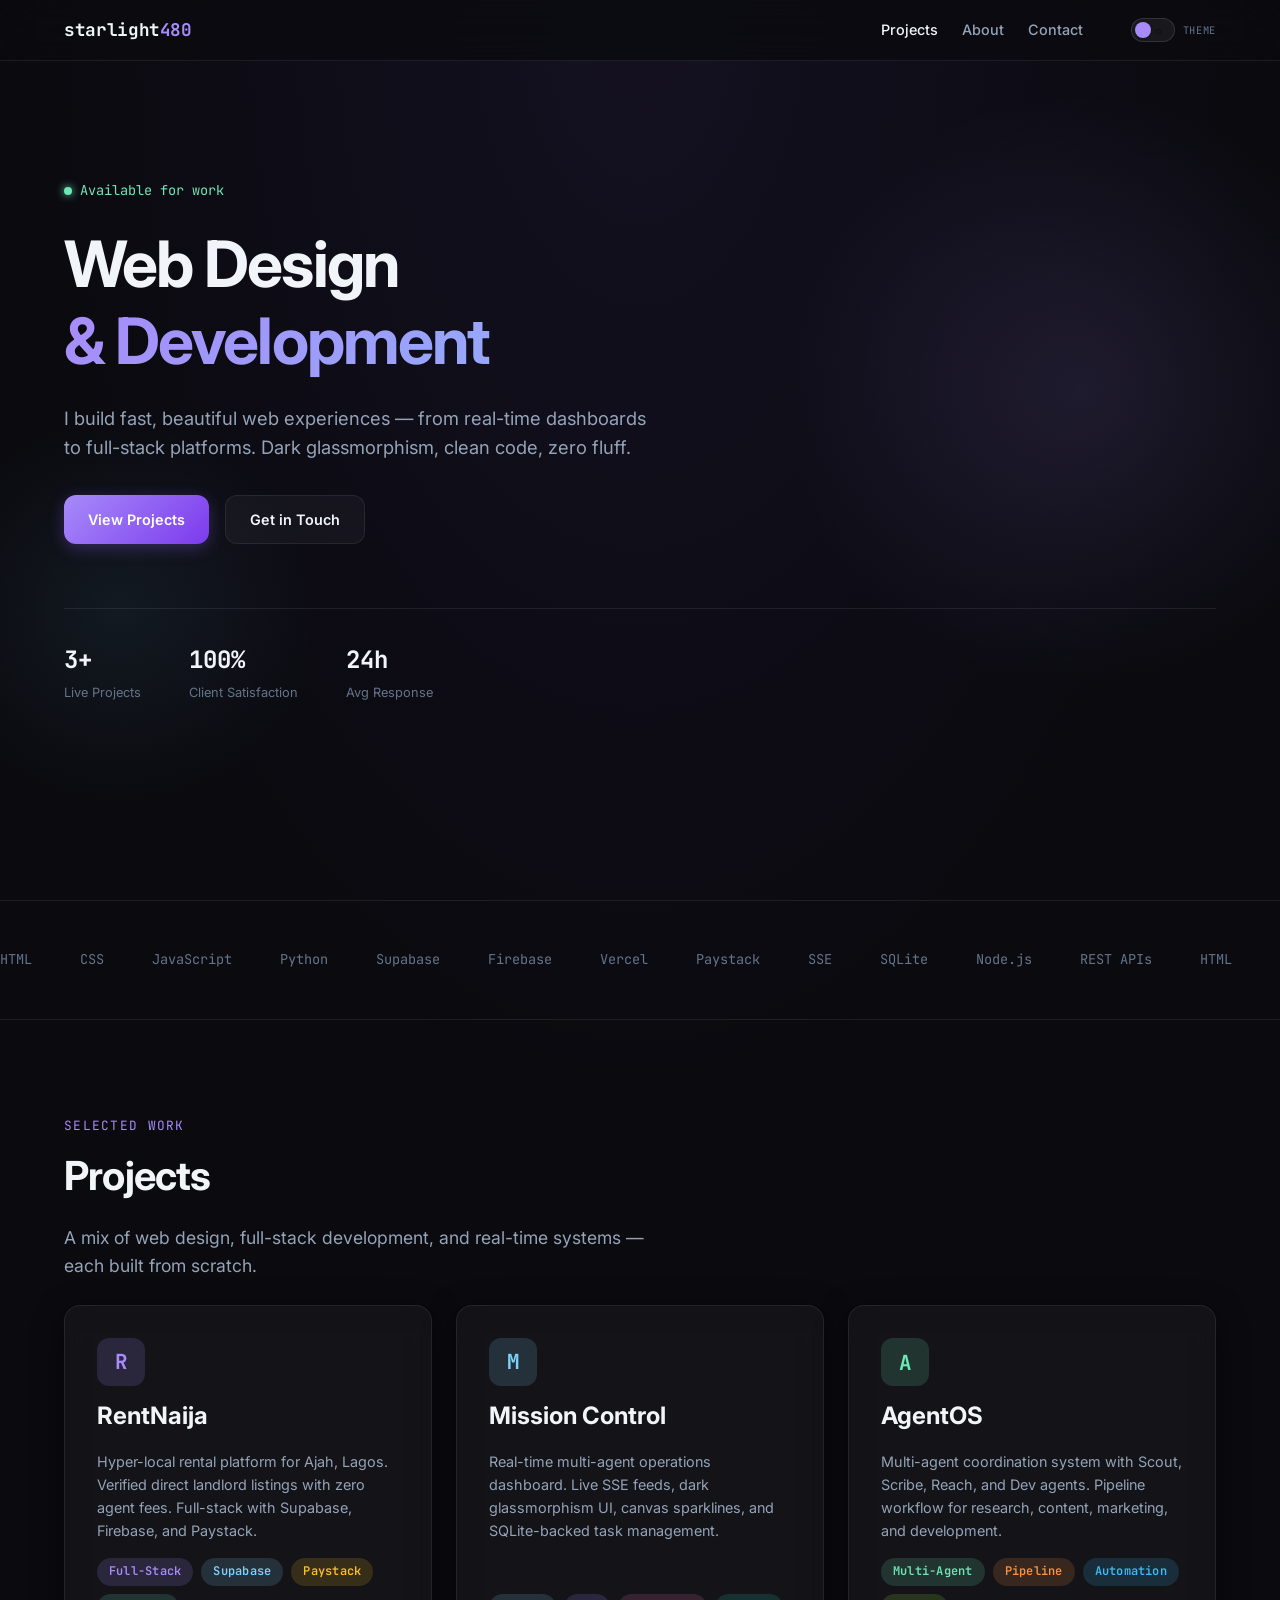
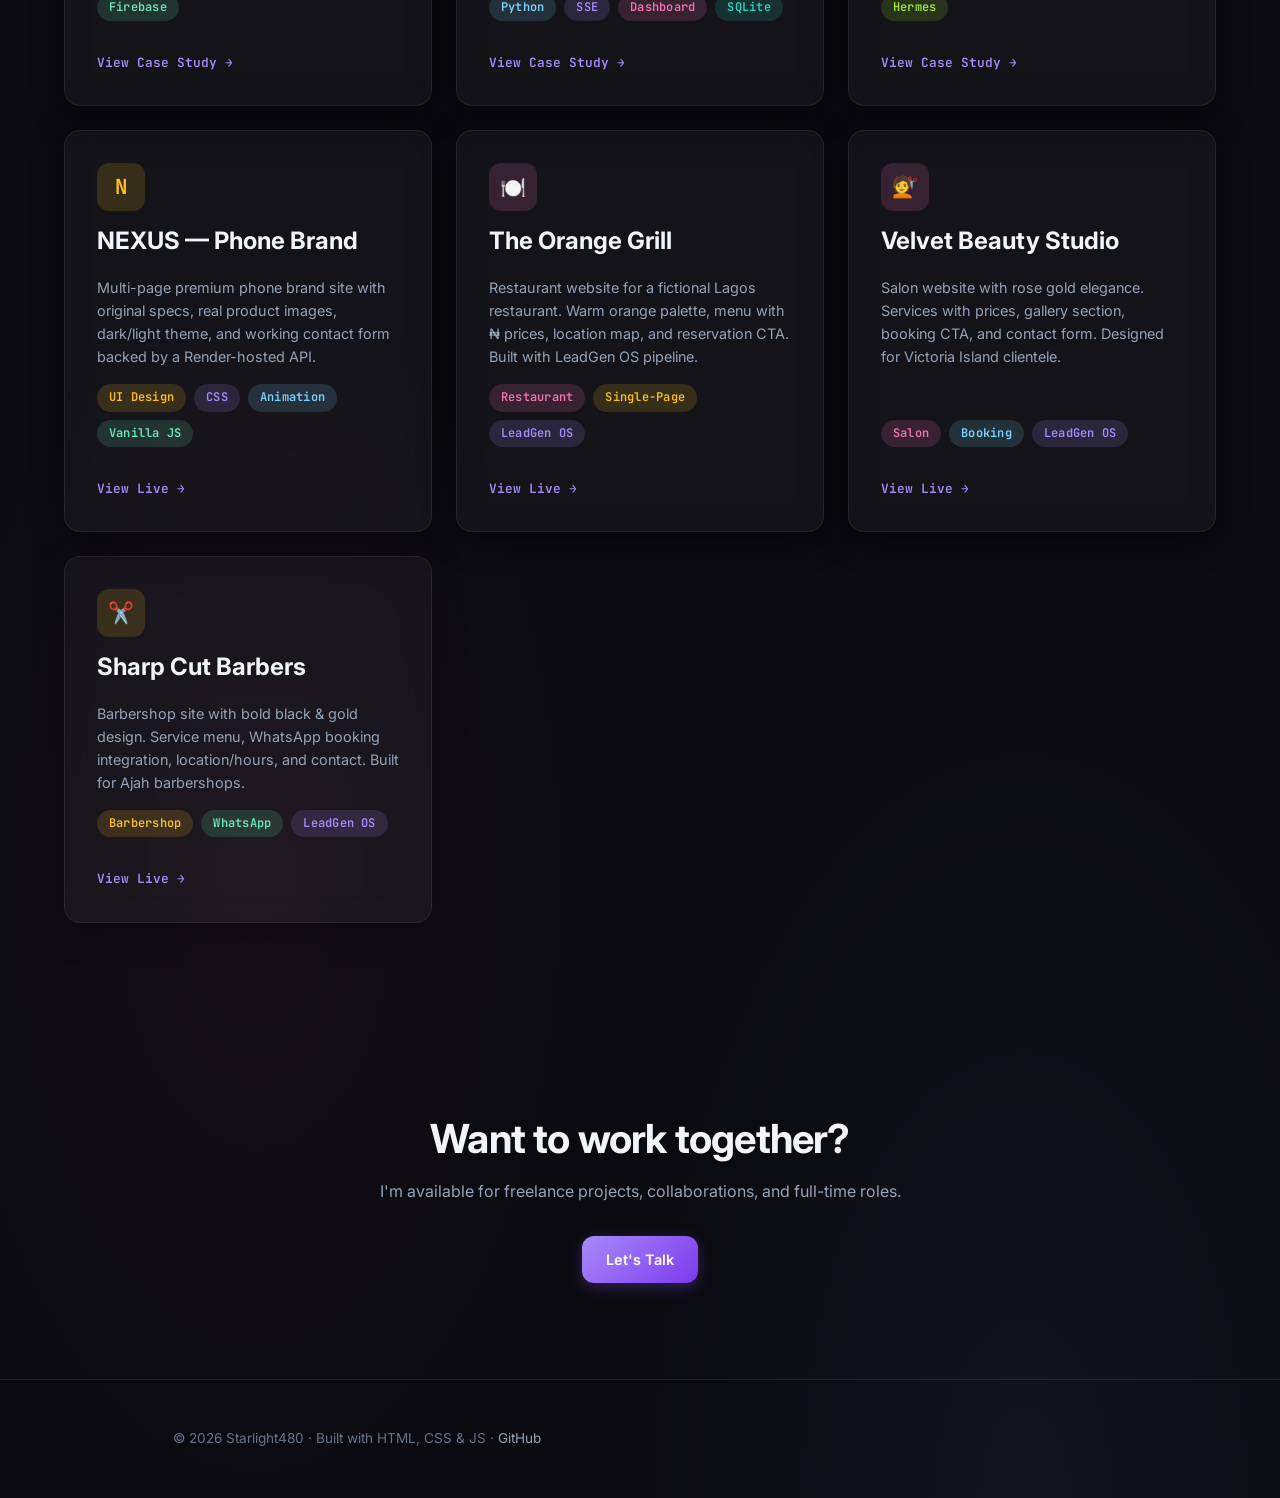
<file: index.html>
<!DOCTYPE html>
<html lang="en">
<head>
  <meta charset="UTF-8">
  <meta name="viewport" content="width=device-width, initial-scale=1.0">
  <title>Starlight480 — Web Design & Development Portfolio</title>
  <meta name="description" content="Portfolio of web design and development projects by Starlight480. Specializing in dark glassmorphism UIs, full-stack web apps, and real-time dashboards.">
  <link rel="preconnect" href="https://fonts.googleapis.com">
  <link rel="preconnect" href="https://fonts.gstatic.com" crossorigin>
  <link href="https://fonts.googleapis.com/css2?family=Inter:wght@400;500;600;700;800&family=JetBrains+Mono:wght@400;500;600;700&display=swap" rel="stylesheet">
  <link rel="stylesheet" href="css/style.css">
  <style>
    /* --- Hero --- */
    .hero {
      min-height: 100vh;
      display: flex;
      align-items: center;
      padding-top: 80px;
      position: relative;
      overflow: hidden;
    }
    .hero::before {
      content: '';
      position: absolute;
      width: 600px;
      height: 600px;
      border-radius: 50%;
      background: radial-gradient(circle, rgba(167,139,250,0.12) 0%, transparent 70%);
      top: 10%;
      right: -100px;
      pointer-events: none;
    }
    .hero::after {
      content: '';
      position: absolute;
      width: 400px;
      height: 400px;
      border-radius: 50%;
      background: radial-gradient(circle, rgba(125,211,252,0.08) 0%, transparent 70%);
      bottom: 10%;
      left: -80px;
      pointer-events: none;
    }
    .hero-content { position: relative; z-index: 1; }
    .hero-eyebrow {
      font-family: var(--font-mono);
      font-size: 0.85rem;
      color: var(--emerald);
      margin-bottom: var(--space-lg);
      display: flex;
      align-items: center;
      gap: var(--space-sm);
    }
    .hero-eyebrow::before {
      content: '';
      display: inline-block;
      width: 8px;
      height: 8px;
      border-radius: 50%;
      background: var(--emerald);
      box-shadow: 0 0 8px var(--emerald);
      animation: pulse 2s ease-in-out infinite;
    }
    @keyframes pulse {
      0%, 100% { opacity: 1; }
      50% { opacity: 0.4; }
    }
    .hero h1 { margin-bottom: var(--space-lg); }
    .hero h1 .line { display: block; }
    .hero-desc {
      font-size: 1.15rem;
      color: var(--text-body);
      max-width: 50ch;
      margin-bottom: var(--space-xl);
    }
    .hero-cta { display: flex; gap: var(--space-md); flex-wrap: wrap; }
    .hero-stats {
      display: flex;
      gap: var(--space-2xl);
      margin-top: var(--space-3xl);
      padding-top: var(--space-xl);
      border-top: 1px solid var(--border);
    }
    .hero-stat-num {
      font-family: var(--font-mono);
      font-size: 1.5rem;
      font-weight: 700;
      color: var(--text-heading);
    }
    .hero-stat-label {
      font-size: 0.8rem;
      color: var(--text-muted);
      margin-top: var(--space-xs);
    }

    /* --- Project Card --- */
    .project-card {
      padding: var(--space-xl);
      display: flex;
      flex-direction: column;
      gap: var(--space-md);
      height: 100%;
    }
    .project-card-icon {
      width: 48px;
      height: 48px;
      border-radius: var(--radius-md);
      display: flex;
      align-items: center;
      justify-content: center;
      font-size: 1.3rem;
      font-family: var(--font-mono);
      font-weight: 700;
      flex-shrink: 0;
    }
    .project-card-icon.violet { background: var(--violet-dim); color: var(--violet); }
    .project-card-icon.cyan { background: var(--cyan-dim); color: var(--cyan); }
    .project-card-icon.emerald { background: var(--emerald-dim); color: var(--emerald); }
    .project-card-icon.amber { background: var(--amber-dim); color: var(--amber); }
    .project-card-icon.rose { background: var(--rose-dim); color: var(--rose); }
    .project-card-icon.teal { background: var(--teal-dim); color: var(--teal); }
    .project-card h3 { margin-bottom: var(--space-xs); }
    .project-card p { font-size: 0.9rem; color: var(--text-body); flex-grow: 1; }
    .project-card-tags { display: flex; flex-wrap: wrap; gap: var(--space-sm); margin-top: auto; }
    .project-card-link {
      font-family: var(--font-mono);
      font-size: 0.8rem;
      font-weight: 600;
      color: var(--violet);
      margin-top: var(--space-md);
      display: inline-flex;
      align-items: center;
      gap: var(--space-xs);
      transition: gap 0.2s;
    }
    .project-card-link:hover { gap: var(--space-sm); }

    /* --- Tech Strip --- */
    .tech-strip {
      padding: var(--space-2xl) 0;
      border-top: 1px solid var(--border);
      border-bottom: 1px solid var(--border);
      overflow: hidden;
    }
    .tech-track {
      display: flex;
      gap: var(--space-2xl);
      animation: scroll 30s linear infinite;
      width: max-content;
    }
    .tech-track span {
      font-family: var(--font-mono);
      font-size: 0.85rem;
      color: var(--text-muted);
      white-space: nowrap;
    }
    @keyframes scroll {
      0% { transform: translateX(0); }
      100% { transform: translateX(-50%); }
    }

    /* --- CTA Section --- */
    .cta-section { text-align: center; }
    .cta-section h2 { margin-bottom: var(--space-md); }
    .cta-section p { margin: 0 auto var(--space-xl); }
  </style>
</head>
<body>

  <!-- NAV -->
  <nav class="nav">
    <div class="container nav-inner">
      <a href="index.html" class="nav-logo">starlight<span>480</span></a>
      <div class="flex flex-center" style="gap: var(--space-lg);">
        <ul class="nav-links">
          <li><a href="index.html" class="active">Projects</a></li>
          <li><a href="about.html">About</a></li>
          <li><a href="about.html#contact">Contact</a></li>
        </ul>
        <div class="theme-toggle">
          <button class="theme-toggle-btn" id="theme-toggle-btn" type="button" aria-label="Switch to liquid crystal">
            <span class="theme-toggle-icon theme-toggle-icon--moon active">●</span>
            <span class="theme-toggle-thumb"></span>
            <span class="theme-toggle-icon theme-toggle-icon--sun">○</span>
          </button>
          <span class="theme-toggle-label">Theme</span>
        </div>
      </div>
    </div>
  </nav>

  <!-- HERO -->
  <section class="hero">
    <div class="container hero-content">
      <div class="hero-eyebrow">Available for work</div>
      <h1>
        <span class="line">Web Design</span>
        <span class="line text-gradient">& Development</span>
      </h1>
      <p class="hero-desc">
        I build fast, beautiful web experiences — from real-time dashboards to full-stack platforms. Dark glassmorphism, clean code, zero fluff.
      </p>
      <div class="hero-cta">
        <a href="#projects" class="btn btn-primary">View Projects</a>
        <a href="about.html#contact" class="btn btn-ghost">Get in Touch</a>
      </div>
      <div class="hero-stats">
        <div>
          <div class="hero-stat-num">3+</div>
          <div class="hero-stat-label">Live Projects</div>
        </div>
        <div>
          <div class="hero-stat-num">100%</div>
          <div class="hero-stat-label">Client Satisfaction</div>
        </div>
        <div>
          <div class="hero-stat-num">24h</div>
          <div class="hero-stat-label">Avg Response</div>
        </div>
      </div>
    </div>
  </section>

  <!-- TECH STRIP -->
  <div class="tech-strip">
    <div class="tech-track">
      <span>HTML</span><span>CSS</span><span>JavaScript</span><span>Python</span>
      <span>Supabase</span><span>Firebase</span><span>Vercel</span><span>Paystack</span>
      <span>SSE</span><span>SQLite</span><span>Node.js</span><span>REST APIs</span>
      <span>HTML</span><span>CSS</span><span>JavaScript</span><span>Python</span>
      <span>Supabase</span><span>Firebase</span><span>Vercel</span><span>Paystack</span>
      <span>SSE</span><span>SQLite</span><span>Node.js</span><span>REST APIs</span>
    </div>
  </div>

  <!-- PROJECTS -->
  <section id="projects">
    <div class="container">
      <div class="section-label">Selected Work</div>
      <h2 class="section-title">Projects</h2>
      <p class="section-desc mb-lg">A mix of web design, full-stack development, and real-time systems — each built from scratch.</p>

      <div class="grid-3">

        <div class="glass project-card">
          <div class="project-card-icon violet">R</div>
          <h3>RentNaija</h3>
          <p>Hyper-local rental platform for Ajah, Lagos. Verified direct landlord listings with zero agent fees. Full-stack with Supabase, Firebase, and Paystack.</p>
          <div class="project-card-tags">
            <span class="tag tag-violet">Full-Stack</span>
            <span class="tag tag-cyan">Supabase</span>
            <span class="tag tag-amber">Paystack</span>
            <span class="tag tag-emerald">Firebase</span>
          </div>
          <a href="projects/rentnaija.html" class="project-card-link">View Case Study →</a>
        </div>

        <div class="glass project-card">
          <div class="project-card-icon cyan">M</div>
          <h3>Mission Control</h3>
          <p>Real-time multi-agent operations dashboard. Live SSE feeds, dark glassmorphism UI, canvas sparklines, and SQLite-backed task management.</p>
          <div class="project-card-tags">
            <span class="tag tag-cyan">Python</span>
            <span class="tag tag-violet">SSE</span>
            <span class="tag tag-rose">Dashboard</span>
            <span class="tag tag-teal">SQLite</span>
          </div>
          <a href="projects/mission-control.html" class="project-card-link">View Case Study →</a>
        </div>

        <div class="glass project-card">
          <div class="project-card-icon emerald">A</div>
          <h3>AgentOS</h3>
          <p>Multi-agent coordination system with Scout, Scribe, Reach, and Dev agents. Pipeline workflow for research, content, marketing, and development.</p>
          <div class="project-card-tags">
            <span class="tag tag-emerald">Multi-Agent</span>
            <span class="tag tag-orange">Pipeline</span>
            <span class="tag tag-sky">Automation</span>
            <span class="tag tag-lime">Hermes</span>
          </div>
          <a href="projects/agentos.html" class="project-card-link">View Case Study →</a>
        </div>

        <div class="glass project-card">
          <div class="project-card-icon amber">N</div>
          <h3>NEXUS — Phone Brand</h3>
          <p>Multi-page premium phone brand site with original specs, real product images, dark/light theme, and working contact form backed by a Render-hosted API.</p>
          <div class="project-card-tags">
            <span class="tag tag-amber">UI Design</span>
            <span class="tag tag-violet">CSS</span>
            <span class="tag tag-cyan">Animation</span>
            <span class="tag tag-emerald">Vanilla JS</span>
          </div>
          <a href="projects/phone-brand/index.html" class="project-card-link" target="_blank" rel="noopener">View Live →</a>
        </div>

        <!-- Portfolio Sites (LeadGen OS demos) -->
        <div class="glass project-card">
          <div class="project-card-icon rose">🍽️</div>
          <h3>The Orange Grill</h3>
          <p>Restaurant website for a fictional Lagos restaurant. Warm orange palette, menu with ₦ prices, location map, and reservation CTA. Built with LeadGen OS pipeline.</p>
          <div class="project-card-tags">
            <span class="tag tag-rose">Restaurant</span>
            <span class="tag tag-amber">Single-Page</span>
            <span class="tag tag-violet">LeadGen OS</span>
          </div>
          <a href="projects/restaurant.html" class="project-card-link" target="_blank" rel="noopener">View Live →</a>
        </div>

        <div class="glass project-card">
          <div class="project-card-icon rose">💇</div>
          <h3>Velvet Beauty Studio</h3>
          <p>Salon website with rose gold elegance. Services with prices, gallery section, booking CTA, and contact form. Designed for Victoria Island clientele.</p>
          <div class="project-card-tags">
            <span class="tag tag-rose">Salon</span>
            <span class="tag tag-cyan">Booking</span>
            <span class="tag tag-violet">LeadGen OS</span>
          </div>
          <a href="projects/salon.html" class="project-card-link" target="_blank" rel="noopener">View Live →</a>
        </div>

        <div class="glass project-card">
          <div class="project-card-icon amber">✂️</div>
          <h3>Sharp Cut Barbers</h3>
          <p>Barbershop site with bold black & gold design. Service menu, WhatsApp booking integration, location/hours, and contact. Built for Ajah barbershops.</p>
          <div class="project-card-tags">
            <span class="tag tag-amber">Barbershop</span>
            <span class="tag tag-emerald">WhatsApp</span>
            <span class="tag tag-violet">LeadGen OS</span>
          </div>
          <a href="projects/barbershop.html" class="project-card-link" target="_blank" rel="noopener">View Live →</a>
        </div>

      </div>
    </div>
  </section>

  <!-- CTA -->
  <section class="cta-section">
    <div class="container">
      <h2>Want to work together?</h2>
      <p>I'm available for freelance projects, collaborations, and full-time roles.</p>
      <a href="about.html#contact" class="btn btn-primary">Let's Talk</a>
    </div>
  </section>

  <!-- FOOTER -->
  <footer>
    <div class="container">
      <p>© 2026 Starlight480 · Built with HTML, CSS & JS · <a href="https://github.com/Starlight480" target="_blank" rel="noopener">GitHub</a></p>
    </div>
  </footer>

  <script src="js/theme.js"></script>
</body>
</html>
</file>
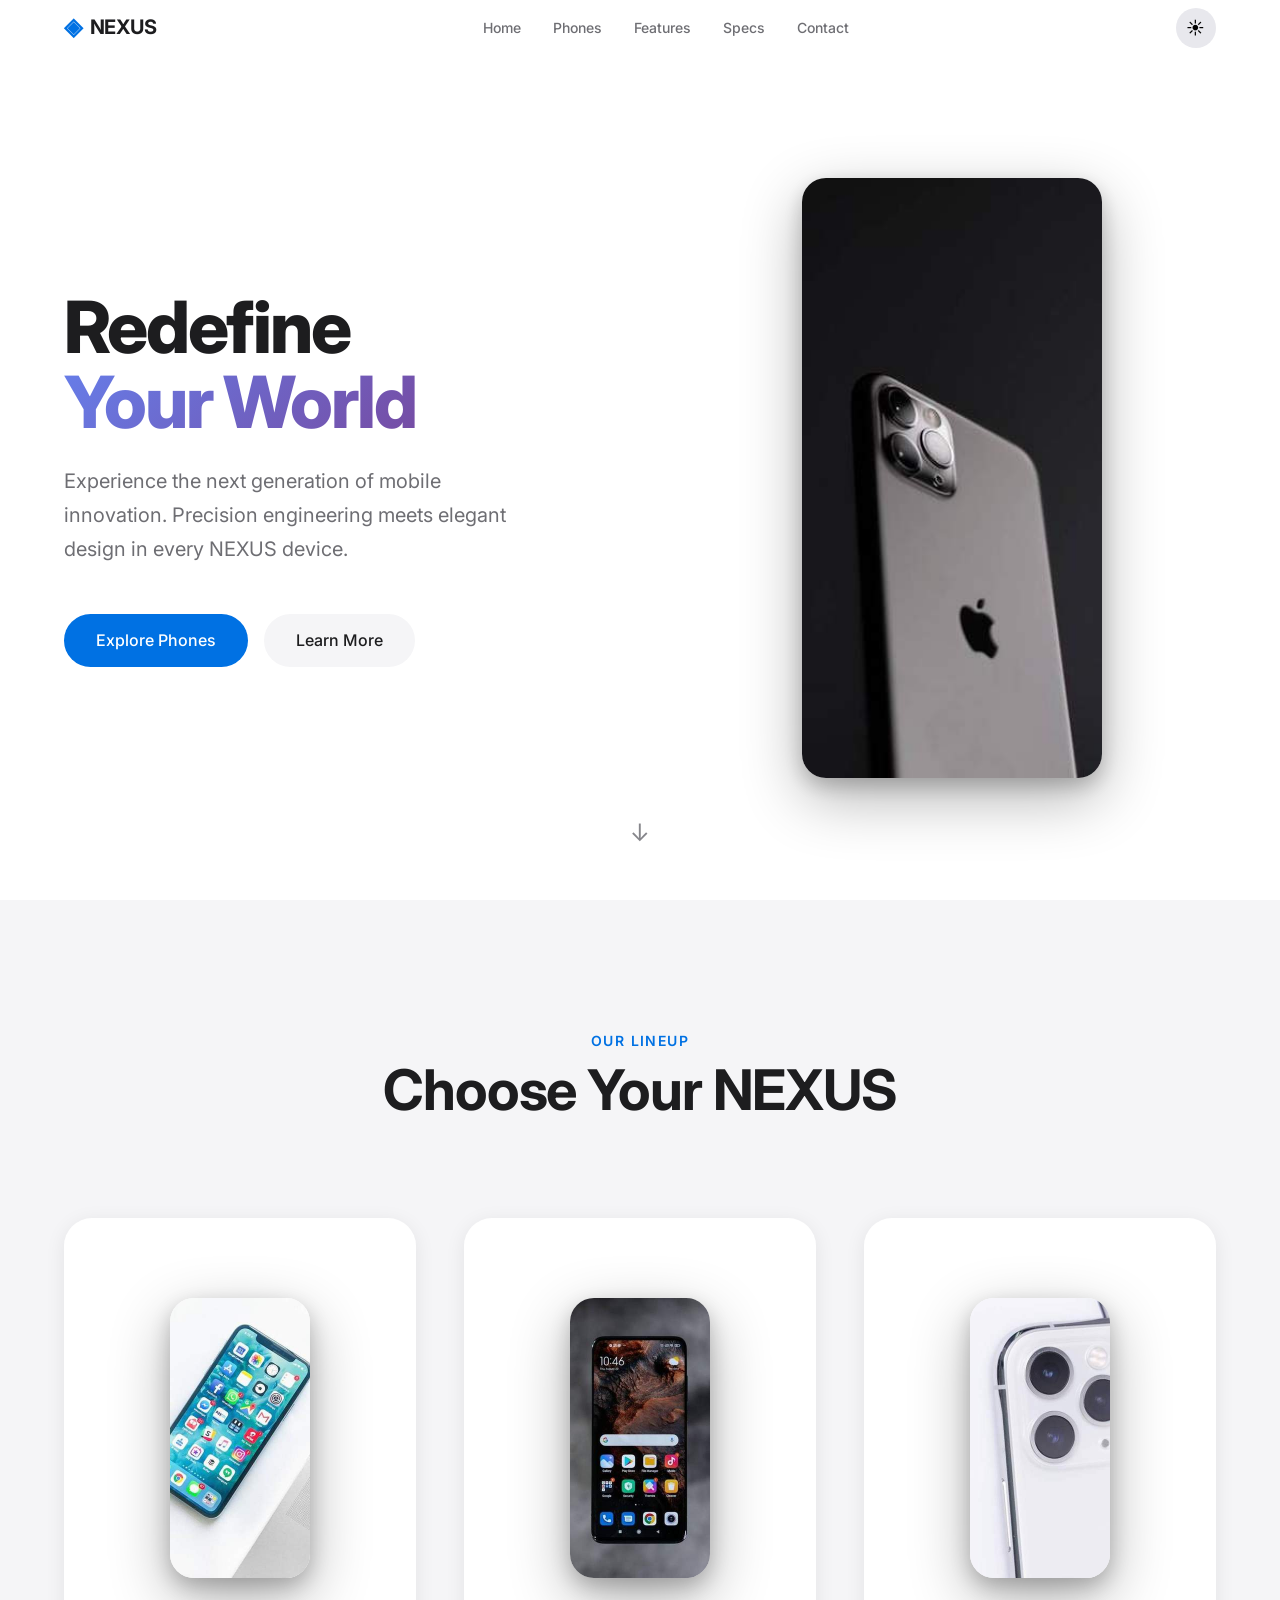
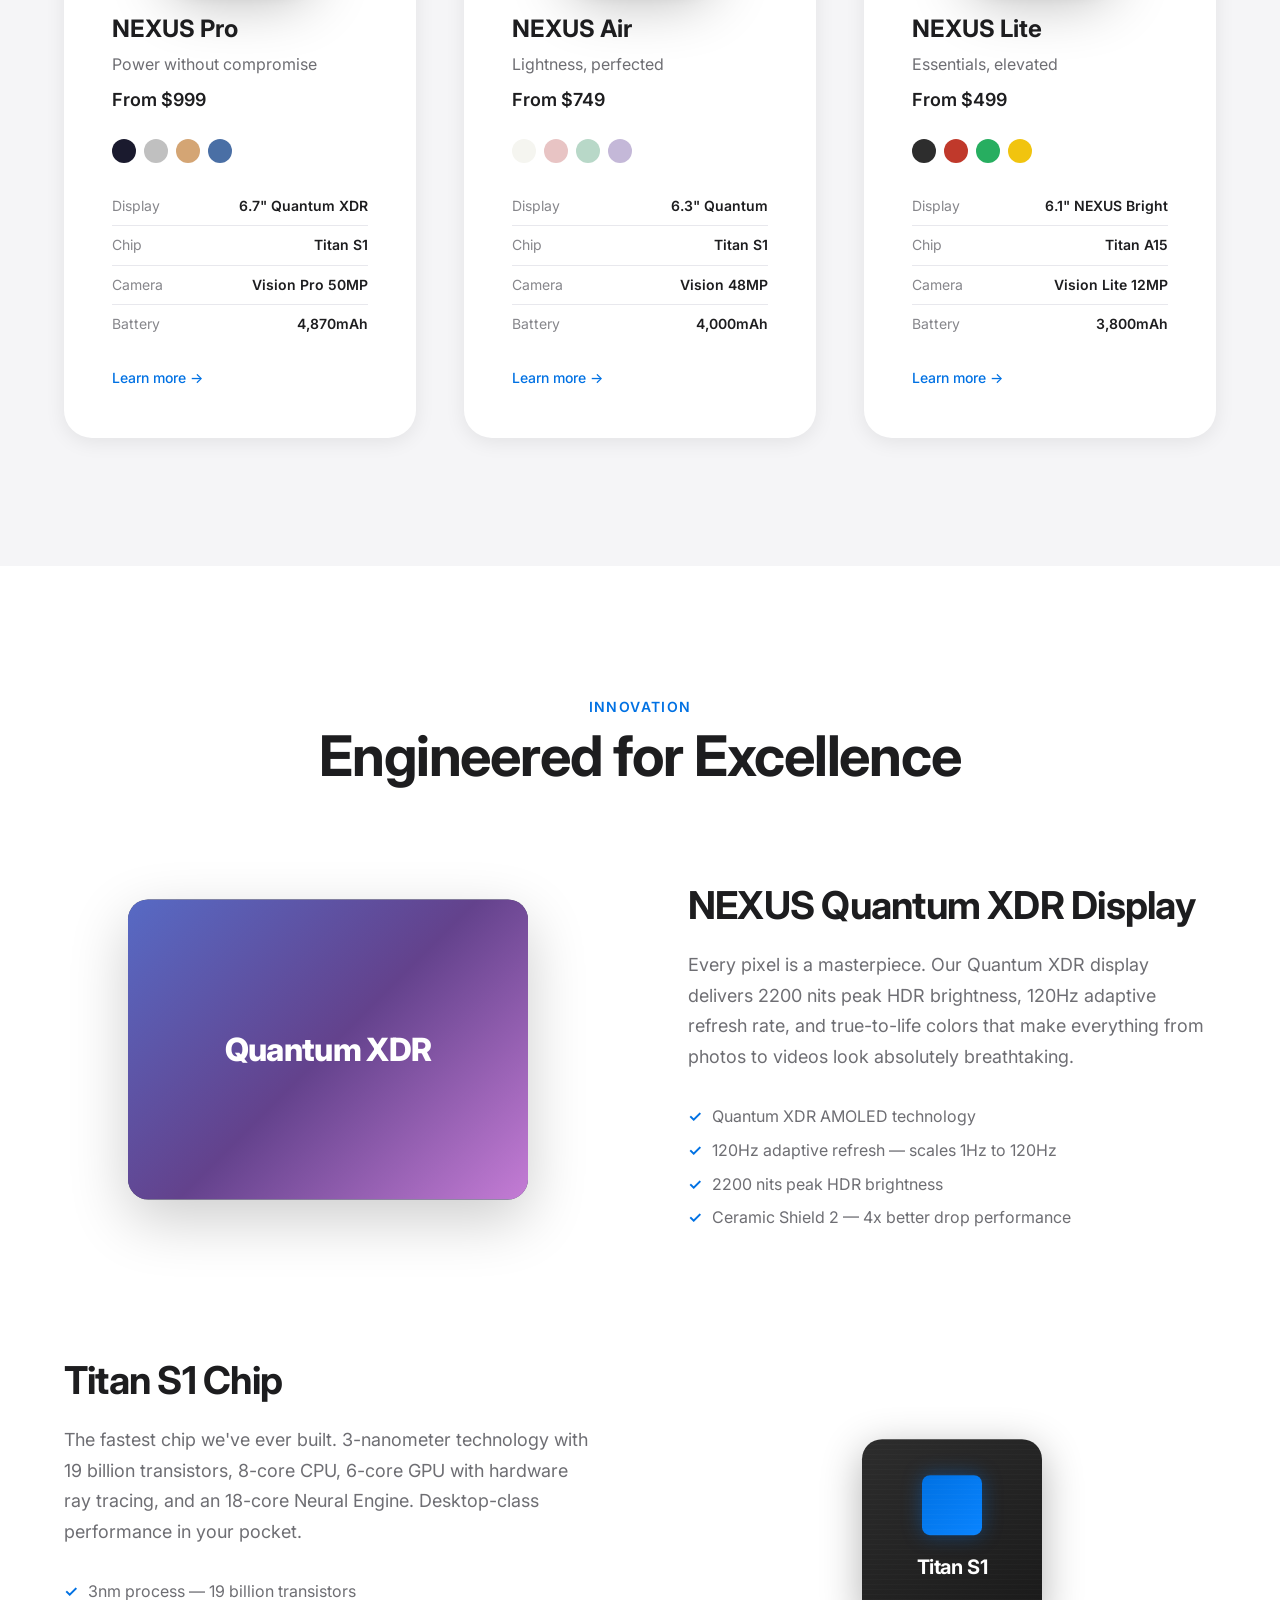
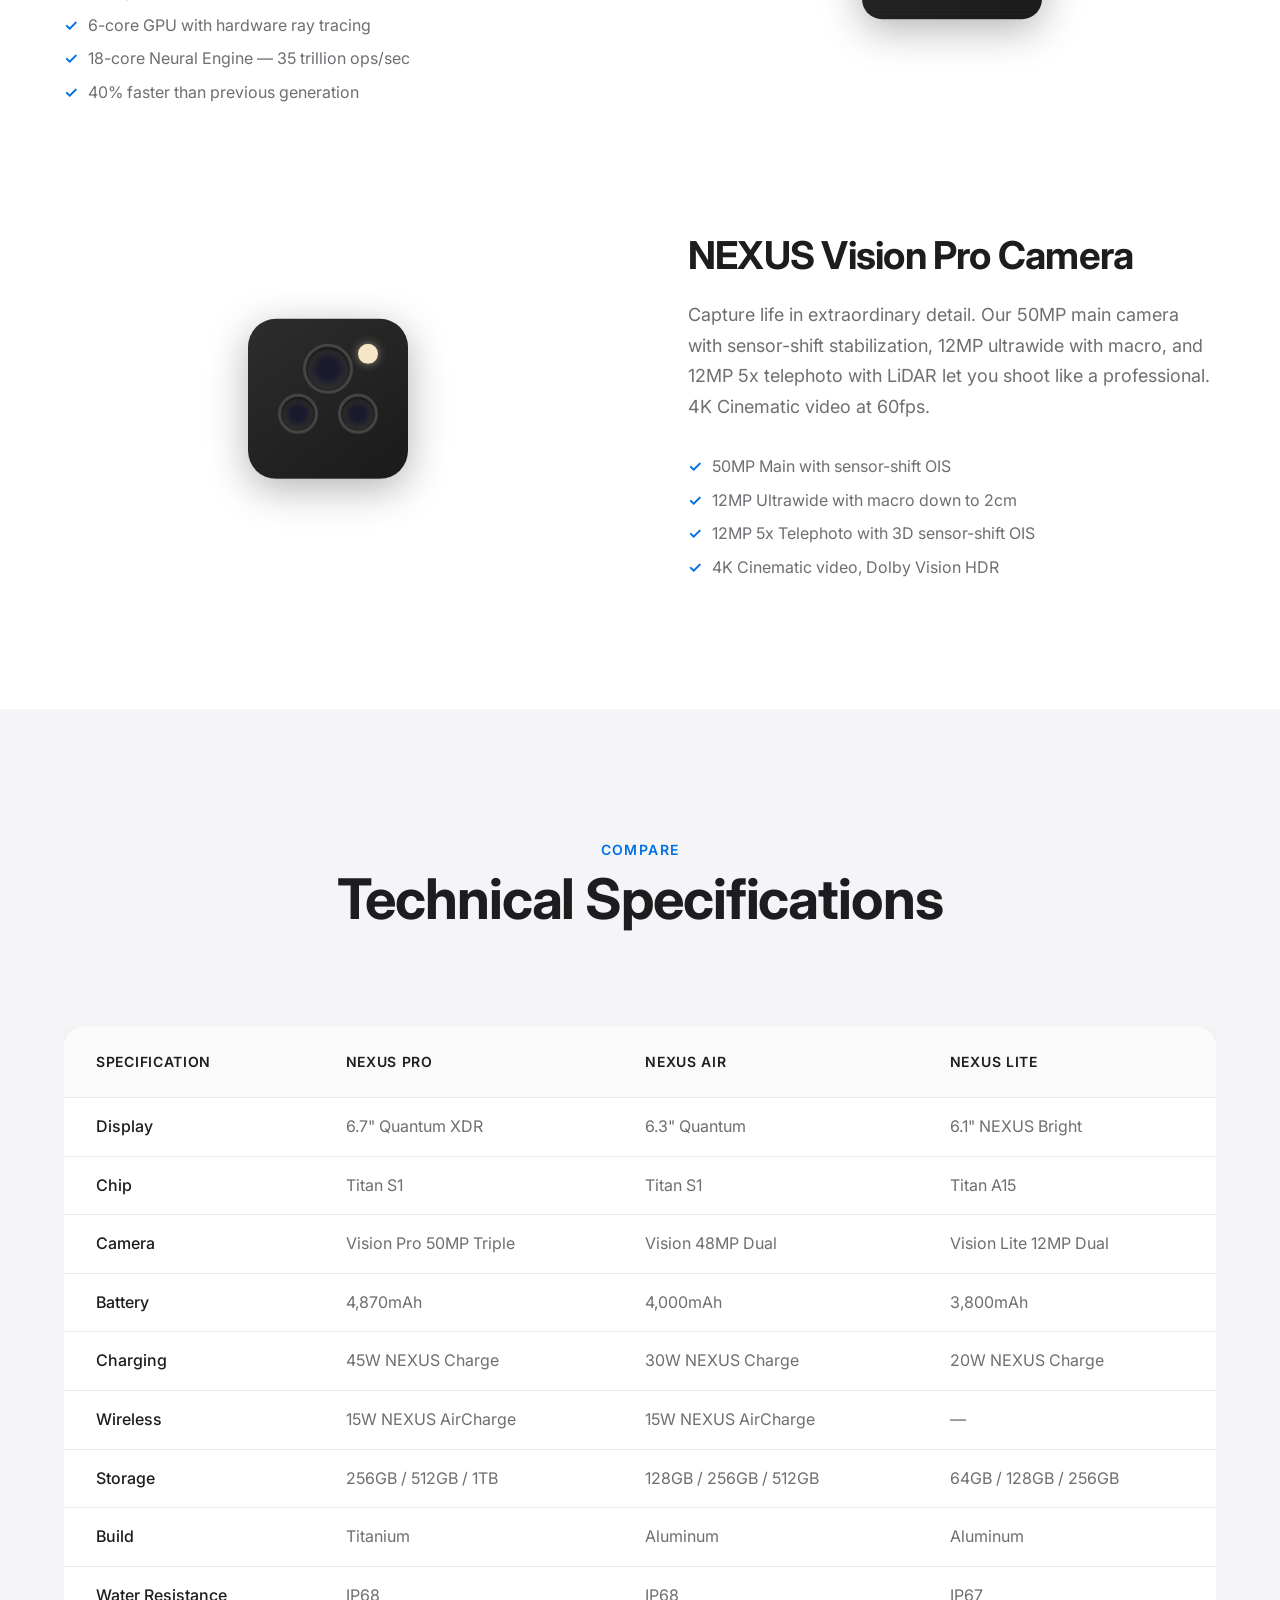
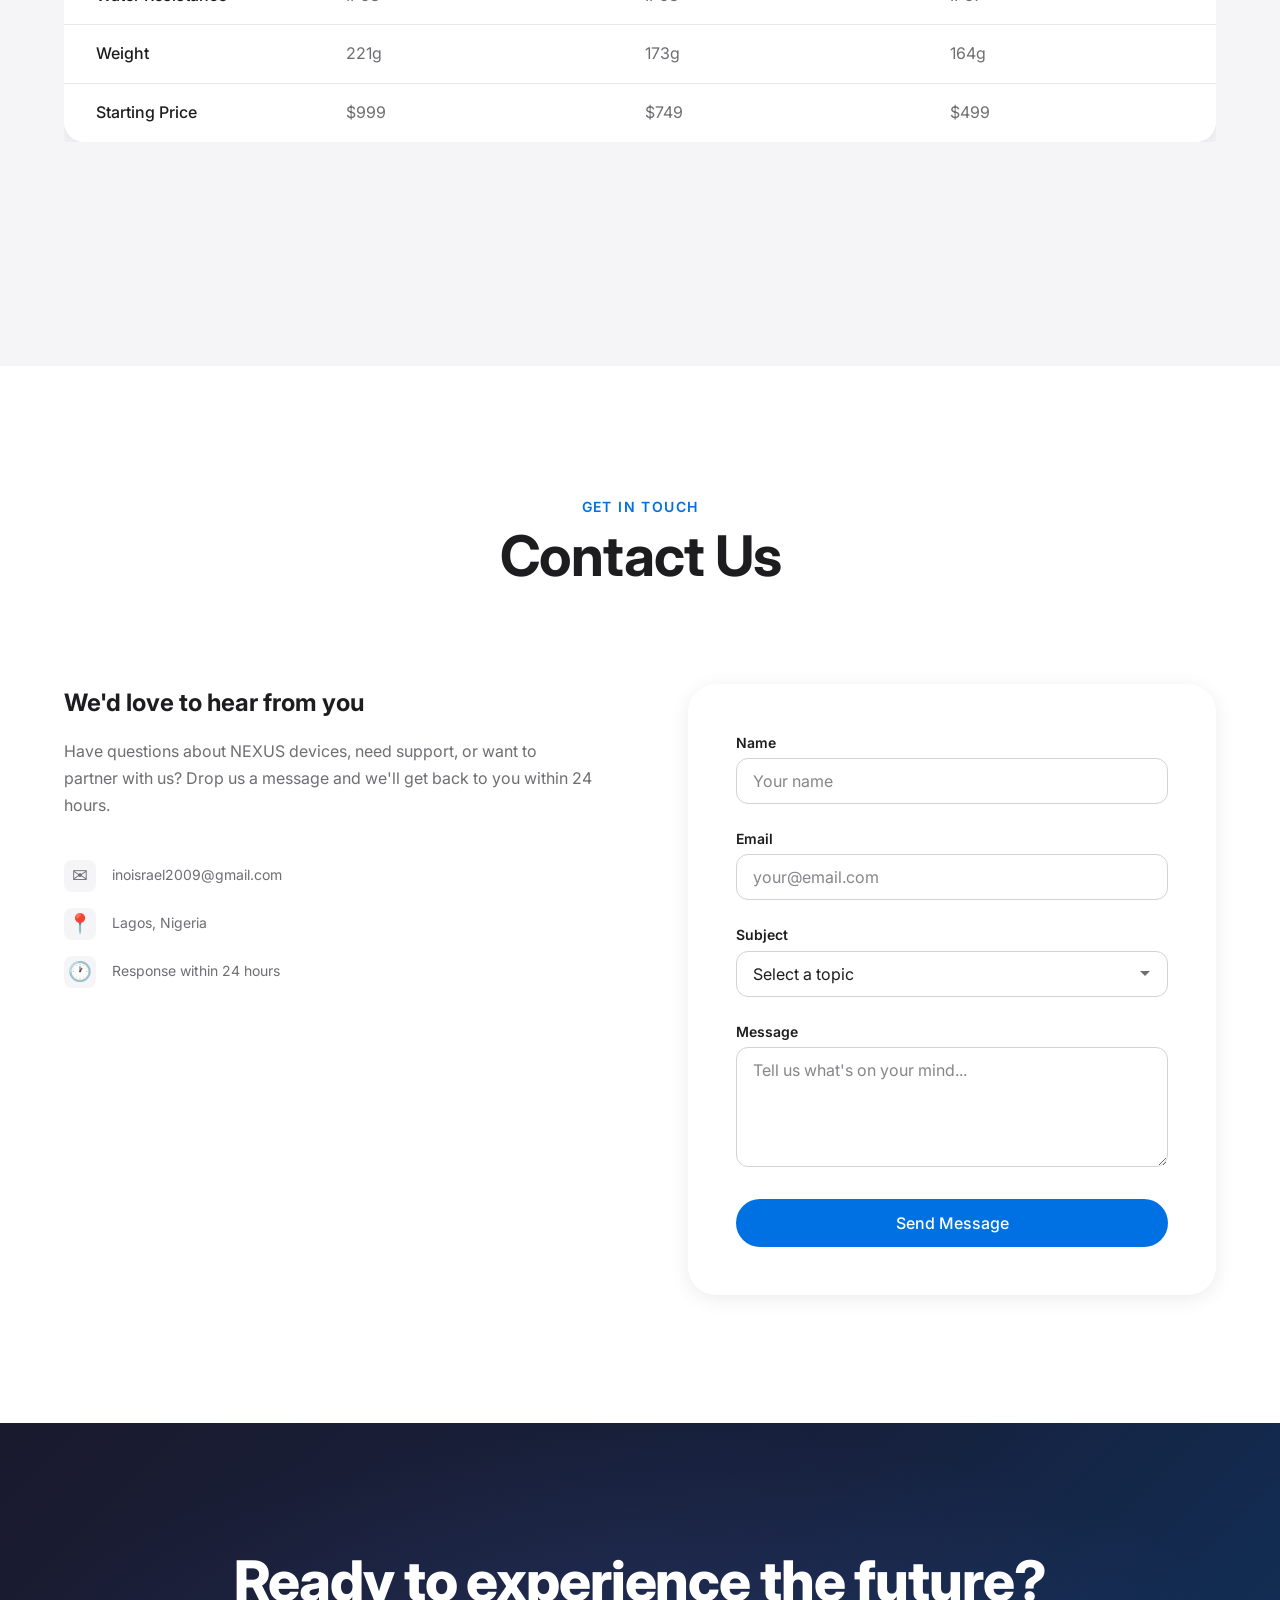
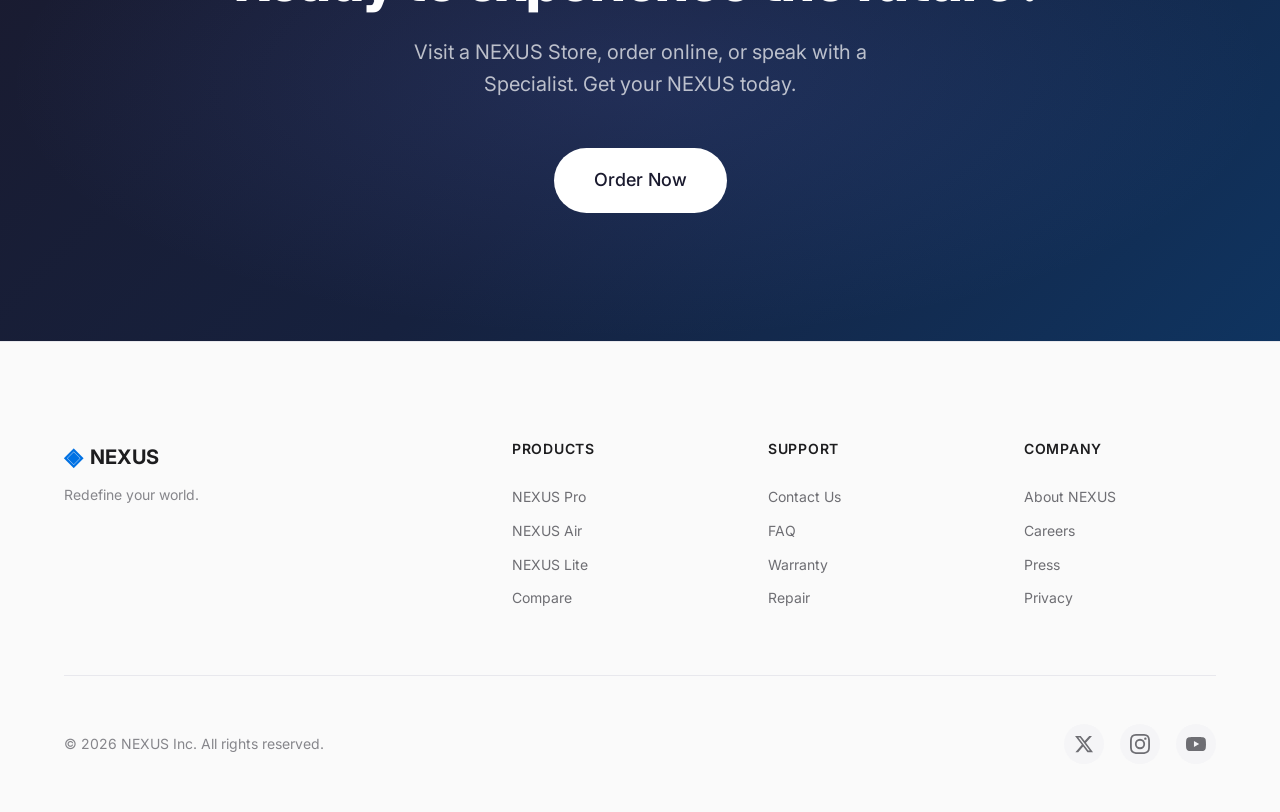
<file: projects/phone-brand/index.html>
<!DOCTYPE html>
<html lang="en" data-theme="light">
<head>
    <meta charset="UTF-8">
    <meta name="viewport" content="width=device-width, initial-scale=1.0">
    <title>NEXUS — Redefine Your World</title>
    <link rel="preconnect" href="https://fonts.googleapis.com">
    <link rel="preconnect" href="https://fonts.gstatic.com" crossorigin>
    <link href="https://fonts.googleapis.com/css2?family=Inter:wght@300;400;500;600;700;800;900&display=swap" rel="stylesheet">
    <link rel="stylesheet" href="css/style.css">
</head>
<body>
    <!-- ========== NAVBAR ========== -->
    <nav class="navbar" id="navbar">
        <div class="nav-container">
            <a href="#hero" class="nav-logo">
                <span class="logo-icon">◈</span>
                <span class="logo-text">NEXUS</span>
            </a>
            <ul class="nav-links" id="navLinks">
                <li><a href="#hero" class="nav-link">Home</a></li>
                <li><a href="#products" class="nav-link">Phones</a></li>
                <li><a href="#features" class="nav-link">Features</a></li>
                <li><a href="#specs" class="nav-link">Specs</a></li>
                <li><a href="#contact" class="nav-link">Contact</a></li>
            </ul>
            <div class="nav-actions">
                <button class="theme-toggle" id="themeToggle" aria-label="Toggle theme">
                    <span class="theme-icon theme-icon-light">☀</span>
                    <span class="theme-icon theme-icon-dark">☾</span>
                </button>
                <button class="hamburger" id="hamburger" aria-label="Toggle menu">
                    <span class="hamburger-line"></span>
                    <span class="hamburger-line"></span>
                    <span class="hamburger-line"></span>
                </button>
            </div>
        </div>
    </nav>

    <div class="mobile-menu" id="mobileMenu">
        <div class="mobile-menu-overlay" id="mobileOverlay"></div>
        <div class="mobile-menu-panel" id="mobilePanel">
            <ul class="mobile-nav-links">
                <li><a href="#hero" class="mobile-nav-link">Home</a></li>
                <li><a href="#products" class="mobile-nav-link">Phones</a></li>
                <li><a href="#features" class="mobile-nav-link">Features</a></li>
                <li><a href="#specs" class="mobile-nav-link">Specs</a></li>
                <li><a href="#contact" class="mobile-nav-link">Contact</a></li>
            </ul>
        </div>
    </div>

    <!-- ========== HERO ========== -->
    <section class="hero" id="hero" data-scroll-animation="fade-up">
        <div class="hero-container">
            <div class="hero-content">
                <h1 class="hero-headline">
                    Redefine<br>
                    <span class="gradient-text">Your World</span>
                </h1>
                <p class="hero-subtext">
                    Experience the next generation of mobile innovation. Precision engineering meets elegant design in every NEXUS device.
                </p>
                <div class="hero-cta">
                    <a href="#products" class="btn btn-primary">Explore Phones</a>
                    <a href="#features" class="btn btn-secondary">Learn More</a>
                </div>
            </div>
            <div class="hero-visual">
                <img src="images/phone-hero.jpg" alt="NEXUS Pro" class="phone-img phone-hero">
            </div>
        </div>
        <div class="hero-scroll-indicator">
            <span class="scroll-arrow">↓</span>
        </div>
    </section>

    <!-- ========== PRODUCTS ========== -->
    <section class="products" id="products" data-scroll-animation="fade-up">
        <div class="container">
            <div class="section-header">
                <span class="section-label">Our Lineup</span>
                <h2 class="section-title">Choose Your NEXUS</h2>
            </div>
            <div class="product-grid">
                <!-- NEXUS Pro -->
                <a href="pages/nexus-pro.html" class="product-card" data-scroll-animation="fade-up" data-delay="0">
                    <div class="product-visual">
                        <img src="images/phone-pro.jpg" alt="NEXUS Pro" class="phone-img phone-pro">
                    </div>
                    <div class="product-info">
                        <h3 class="product-name">NEXUS Pro</h3>
                        <p class="product-tagline">Power without compromise</p>
                        <p class="product-price">From $999</p>
                        <div class="product-colors">
                            <span class="color-dot" style="background:#1a1a2e;" title="Midnight Black"></span>
                            <span class="color-dot" style="background:#c0c0c0;" title="Lunar Silver"></span>
                            <span class="color-dot" style="background:#d4a574;" title="Solar Gold"></span>
                            <span class="color-dot" style="background:#4a6fa5;" title="Ocean Blue"></span>
                        </div>
                        <ul class="product-specs">
                            <li><span class="spec-label">Display</span><span class="spec-value">6.7" Quantum XDR</span></li>
                            <li><span class="spec-label">Chip</span><span class="spec-value">Titan S1</span></li>
                            <li><span class="spec-label">Camera</span><span class="spec-value">Vision Pro 50MP</span></li>
                            <li><span class="spec-label">Battery</span><span class="spec-value">4,870mAh</span></li>
                        </ul>
                        <span class="product-link">Learn more →</span>
                    </div>
                </a>

                <!-- NEXUS Air -->
                <a href="pages/nexus-air.html" class="product-card" data-scroll-animation="fade-up" data-delay="150">
                    <div class="product-visual">
                        <img src="images/phone-air.jpg" alt="NEXUS Air" class="phone-img phone-air">
                    </div>
                    <div class="product-info">
                        <h3 class="product-name">NEXUS Air</h3>
                        <p class="product-tagline">Lightness, perfected</p>
                        <p class="product-price">From $749</p>
                        <div class="product-colors">
                            <span class="color-dot" style="background:#f5f5f0;" title="Cloud White"></span>
                            <span class="color-dot" style="background:#e8c4c4;" title="Blush Rose"></span>
                            <span class="color-dot" style="background:#b8d8c8;" title="Seafoam Mint"></span>
                            <span class="color-dot" style="background:#c4b8d8;" title="Orchid Lavender"></span>
                        </div>
                        <ul class="product-specs">
                            <li><span class="spec-label">Display</span><span class="spec-value">6.3" Quantum</span></li>
                            <li><span class="spec-label">Chip</span><span class="spec-value">Titan S1</span></li>
                            <li><span class="spec-label">Camera</span><span class="spec-value">Vision 48MP</span></li>
                            <li><span class="spec-label">Battery</span><span class="spec-value">4,000mAh</span></li>
                        </ul>
                        <span class="product-link">Learn more →</span>
                    </div>
                </a>

                <!-- NEXUS Lite -->
                <a href="pages/nexus-lite.html" class="product-card" data-scroll-animation="fade-up" data-delay="300">
                    <div class="product-visual">
                        <img src="images/phone-lite.jpg" alt="NEXUS Lite" class="phone-img phone-lite">
                    </div>
                    <div class="product-info">
                        <h3 class="product-name">NEXUS Lite</h3>
                        <p class="product-tagline">Essentials, elevated</p>
                        <p class="product-price">From $499</p>
                        <div class="product-colors">
                            <span class="color-dot" style="background:#2d2d2d;" title="Graphite Black"></span>
                            <span class="color-dot" style="background:#c0392b;" title="Crimson Red"></span>
                            <span class="color-dot" style="background:#27ae60;" title="Forest Green"></span>
                            <span class="color-dot" style="background:#f1c40f;" title="Sunflower Yellow"></span>
                        </div>
                        <ul class="product-specs">
                            <li><span class="spec-label">Display</span><span class="spec-value">6.1" NEXUS Bright</span></li>
                            <li><span class="spec-label">Chip</span><span class="spec-value">Titan A15</span></li>
                            <li><span class="spec-label">Camera</span><span class="spec-value">Vision Lite 12MP</span></li>
                            <li><span class="spec-label">Battery</span><span class="spec-value">3,800mAh</span></li>
                        </ul>
                        <span class="product-link">Learn more →</span>
                    </div>
                </a>
            </div>
        </div>
    </section>

    <!-- ========== FEATURES ========== -->
    <section class="features" id="features" data-scroll-animation="fade-up">
        <div class="container">
            <div class="section-header">
                <span class="section-label">Innovation</span>
                <h2 class="section-title">Engineered for Excellence</h2>
            </div>

            <!-- Feature 1: Display -->
            <div class="feature-block" data-scroll-animation="fade-up">
                <div class="feature-visual">
                    <div class="feature-display-mockup">
                        <div class="mockup-gradient"></div>
                        <div class="mockup-text">Quantum XDR</div>
                    </div>
                </div>
                <div class="feature-content">
                    <h3 class="feature-title">NEXUS Quantum XDR Display</h3>
                    <p class="feature-desc">Every pixel is a masterpiece. Our Quantum XDR display delivers 2200 nits peak HDR brightness, 120Hz adaptive refresh rate, and true-to-life colors that make everything from photos to videos look absolutely breathtaking.</p>
                    <ul class="feature-list">
                        <li>Quantum XDR AMOLED technology</li>
                        <li>120Hz adaptive refresh — scales 1Hz to 120Hz</li>
                        <li>2200 nits peak HDR brightness</li>
                        <li>Ceramic Shield 2 — 4x better drop performance</li>
                    </ul>
                </div>
            </div>

            <!-- Feature 2: Performance -->
            <div class="feature-block feature-block-reverse" data-scroll-animation="fade-up">
                <div class="feature-visual">
                    <div class="feature-chip-mockup">
                        <div class="chip-visual">
                            <div class="chip-core"></div>
                            <div class="chip-label">Titan S1</div>
                        </div>
                    </div>
                </div>
                <div class="feature-content">
                    <h3 class="feature-title">Titan S1 Chip</h3>
                    <p class="feature-desc">The fastest chip we've ever built. 3-nanometer technology with 19 billion transistors, 8-core CPU, 6-core GPU with hardware ray tracing, and an 18-core Neural Engine. Desktop-class performance in your pocket.</p>
                    <ul class="feature-list">
                        <li>3nm process — 19 billion transistors</li>
                        <li>6-core GPU with hardware ray tracing</li>
                        <li>18-core Neural Engine — 35 trillion ops/sec</li>
                        <li>40% faster than previous generation</li>
                    </ul>
                </div>
            </div>

            <!-- Feature 3: Camera -->
            <div class="feature-block" data-scroll-animation="fade-up">
                <div class="feature-visual">
                    <div class="feature-camera-mockup">
                        <div class="camera-module">
                            <div class="camera-lens"></div>
                            <div class="camera-lens camera-lens-2"></div>
                            <div class="camera-lens camera-lens-3"></div>
                            <div class="camera-flash"></div>
                        </div>
                    </div>
                </div>
                <div class="feature-content">
                    <h3 class="feature-title">NEXUS Vision Pro Camera</h3>
                    <p class="feature-desc">Capture life in extraordinary detail. Our 50MP main camera with sensor-shift stabilization, 12MP ultrawide with macro, and 12MP 5x telephoto with LiDAR let you shoot like a professional. 4K Cinematic video at 60fps.</p>
                    <ul class="feature-list">
                        <li>50MP Main with sensor-shift OIS</li>
                        <li>12MP Ultrawide with macro down to 2cm</li>
                        <li>12MP 5x Telephoto with 3D sensor-shift OIS</li>
                        <li>4K Cinematic video, Dolby Vision HDR</li>
                    </ul>
                </div>
            </div>
        </div>
    </section>

    <!-- ========== SPECS ========== -->
    <section class="specs" id="specs" data-scroll-animation="fade-up">
        <div class="container">
            <div class="section-header">
                <span class="section-label">Compare</span>
                <h2 class="section-title">Technical Specifications</h2>
            </div>
            <div class="specs-table-wrapper">
                <table class="specs-table">
                    <thead>
                        <tr>
                            <th>Specification</th>
                            <th>NEXUS Pro</th>
                            <th>NEXUS Air</th>
                            <th>NEXUS Lite</th>
                        </tr>
                    </thead>
                    <tbody>
                        <tr>
                            <td>Display</td>
                            <td>6.7" Quantum XDR</td>
                            <td>6.3" Quantum</td>
                            <td>6.1" NEXUS Bright</td>
                        </tr>
                        <tr>
                            <td>Chip</td>
                            <td>Titan S1</td>
                            <td>Titan S1</td>
                            <td>Titan A15</td>
                        </tr>
                        <tr>
                            <td>Camera</td>
                            <td>Vision Pro 50MP Triple</td>
                            <td>Vision 48MP Dual</td>
                            <td>Vision Lite 12MP Dual</td>
                        </tr>
                        <tr>
                            <td>Battery</td>
                            <td>4,870mAh</td>
                            <td>4,000mAh</td>
                            <td>3,800mAh</td>
                        </tr>
                        <tr>
                            <td>Charging</td>
                            <td>45W NEXUS Charge</td>
                            <td>30W NEXUS Charge</td>
                            <td>20W NEXUS Charge</td>
                        </tr>
                        <tr>
                            <td>Wireless</td>
                            <td>15W NEXUS AirCharge</td>
                            <td>15W NEXUS AirCharge</td>
                            <td>—</td>
                        </tr>
                        <tr>
                            <td>Storage</td>
                            <td>256GB / 512GB / 1TB</td>
                            <td>128GB / 256GB / 512GB</td>
                            <td>64GB / 128GB / 256GB</td>
                        </tr>
                        <tr>
                            <td>Build</td>
                            <td>Titanium</td>
                            <td>Aluminum</td>
                            <td>Aluminum</td>
                        </tr>
                        <tr>
                            <td>Water Resistance</td>
                            <td>IP68</td>
                            <td>IP68</td>
                            <td>IP67</td>
                        </tr>
                        <tr>
                            <td>Weight</td>
                            <td>221g</td>
                            <td>173g</td>
                            <td>164g</td>
                        </tr>
                        <tr>
                            <td>Starting Price</td>
                            <td>$999</td>
                            <td>$749</td>
                            <td>$499</td>
                        </tr>
                    </tbody>
                </table>
            </div>
        </div>
    </section>

    <!-- ========== CONTACT ========== -->
    <section class="contact" id="contact" data-scroll-animation="fade-up">
        <div class="container">
            <div class="section-header">
                <span class="section-label">Get in Touch</span>
                <h2 class="section-title">Contact Us</h2>
            </div>
            <div class="contact-grid">
                <div class="contact-info">
                    <h3 class="contact-info-title">We'd love to hear from you</h3>
                    <p class="contact-info-text">Have questions about NEXUS devices, need support, or want to partner with us? Drop us a message and we'll get back to you within 24 hours.</p>
                    <ul class="contact-details">
                        <li>
                            <span class="contact-icon">✉</span>
                            <span>inoisrael2009@gmail.com</span>
                        </li>
                        <li>
                            <span class="contact-icon">📍</span>
                            <span>Lagos, Nigeria</span>
                        </li>
                        <li>
                            <span class="contact-icon">🕐</span>
                            <span>Response within 24 hours</span>
                        </li>
                    </ul>
                </div>
                <form class="contact-form" id="contactForm" action="https://nexus-contact-api.onrender.com/api/contact" method="POST">
                    <div class="form-group">
                        <label class="form-label" for="name">Name</label>
                        <input class="form-input" type="text" id="name" name="name" placeholder="Your name" required>
                    </div>
                    <div class="form-group">
                        <label class="form-label" for="email">Email</label>
                        <input class="form-input" type="email" id="email" name="email" placeholder="your@email.com" required>
                    </div>
                    <div class="form-group">
                        <label class="form-label" for="subject">Subject</label>
                        <select class="form-input form-select" id="subject" name="subject" required>
                            <option value="" disabled selected>Select a topic</option>
                            <option value="sales">Sales Inquiry</option>
                            <option value="support">Technical Support</option>
                            <option value="partnership">Partnership</option>
                            <option value="press">Press & Media</option>
                            <option value="other">Other</option>
                        </select>
                    </div>
                    <div class="form-group">
                        <label class="form-label" for="message">Message</label>
                        <textarea class="form-input form-textarea" id="message" name="message" placeholder="Tell us what's on your mind..." required></textarea>
                    </div>
                    <button type="submit" class="btn btn-primary btn-full">Send Message</button>
                    <div class="form-status" id="formStatus"></div>
                </form>
            </div>
        </div>
    </section>

    <!-- ========== CTA ========== -->
    <section class="cta" id="cta" data-scroll-animation="fade-up">
        <div class="container">
            <div class="cta-content">
                <h2 class="cta-title">Ready to experience the future?</h2>
                <p class="cta-subtext">Visit a NEXUS Store, order online, or speak with a Specialist. Get your NEXUS today.</p>
                <a href="#products" class="btn btn-primary btn-large">Order Now</a>
            </div>
        </div>
    </section>

    <!-- ========== FOOTER ========== -->
    <footer class="footer">
        <div class="container">
            <div class="footer-grid">
                <div class="footer-col">
                    <div class="footer-logo">
                        <span class="logo-icon">◈</span>
                        <span class="logo-text">NEXUS</span>
                    </div>
                    <p class="footer-tagline">Redefine your world.</p>
                </div>
                <div class="footer-col">
                    <h4 class="footer-heading">Products</h4>
                    <ul class="footer-links">
                        <li><a href="pages/nexus-pro.html">NEXUS Pro</a></li>
                        <li><a href="pages/nexus-air.html">NEXUS Air</a></li>
                        <li><a href="pages/nexus-lite.html">NEXUS Lite</a></li>
                        <li><a href="#specs">Compare</a></li>
                    </ul>
                </div>
                <div class="footer-col">
                    <h4 class="footer-heading">Support</h4>
                    <ul class="footer-links">
                        <li><a href="#contact">Contact Us</a></li>
                        <li><a href="#">FAQ</a></li>
                        <li><a href="#">Warranty</a></li>
                        <li><a href="#">Repair</a></li>
                    </ul>
                </div>
                <div class="footer-col">
                    <h4 class="footer-heading">Company</h4>
                    <ul class="footer-links">
                        <li><a href="#">About NEXUS</a></li>
                        <li><a href="#">Careers</a></li>
                        <li><a href="#">Press</a></li>
                        <li><a href="#">Privacy</a></li>
                    </ul>
                </div>
            </div>
            <div class="footer-bottom">
                <p class="footer-copyright">© 2026 NEXUS Inc. All rights reserved.</p>
                <div class="footer-social">
                    <a href="#" class="social-icon" aria-label="Twitter">
                        <svg viewBox="0 0 24 24" width="20" height="20" fill="currentColor"><path d="M18.244 2.25h3.308l-7.227 8.26 8.502 11.24H16.17l-5.214-6.817L4.99 21.75H1.68l7.73-8.835L1.254 2.25H8.08l4.713 6.231zm-1.161 17.52h1.833L7.084 4.126H5.117z"/></svg>
                    </a>
                    <a href="#" class="social-icon" aria-label="Instagram">
                        <svg viewBox="0 0 24 24" width="20" height="20" fill="currentColor"><path d="M12 2.163c3.204 0 3.584.012 4.85.07 3.252.148 4.771 1.691 4.919 4.919.058 1.265.069 1.645.069 4.849 0 3.205-.012 3.584-.069 4.849-.149 3.225-1.664 4.771-4.919 4.919-1.266.058-1.644.07-4.85.07-3.204 0-3.584-.012-4.849-.07-3.26-.149-4.771-1.699-4.919-4.92-.058-1.265-.07-1.644-.07-4.849 0-3.204.013-3.583.07-4.849.149-3.227 1.664-4.771 4.919-4.919 1.266-.057 1.645-.069 4.849-.069zM12 0C8.741 0 8.333.014 7.053.072 2.695.272.273 2.69.073 7.052.014 8.333 0 8.741 0 12c0 3.259.014 3.668.072 4.948.2 4.358 2.618 6.78 6.98 6.98C8.333 23.986 8.741 24 12 24c3.259 0 3.668-.014 4.948-.072 4.354-.2 6.782-2.618 6.979-6.98.059-1.28.073-1.689.073-4.948 0-3.259-.014-3.667-.072-4.947-.196-4.354-2.617-6.78-6.979-6.98C15.668.014 15.259 0 12 0zm0 5.838a6.162 6.162 0 100 12.324 6.162 6.162 0 000-12.324zM12 16a4 4 0 110-8 4 4 0 010 8zm6.406-11.845a1.44 1.44 0 100 2.881 1.44 1.44 0 000-2.881z"/></svg>
                    </a>
                    <a href="#" class="social-icon" aria-label="YouTube">
                        <svg viewBox="0 0 24 24" width="20" height="20" fill="currentColor"><path d="M23.498 6.186a3.016 3.016 0 0 0-2.122-2.136C19.505 3.545 12 3.545 12 3.545s-7.505 0-9.377.505A3.017 3.017 0 0 0 .502 6.186C0 8.07 0 12 0 12s0 3.93.502 5.814a3.016 3.016 0 0 0 2.122 2.136c1.871.505 9.376.505 9.376.505s7.505 0 9.377-.505a3.015 3.015 0 0 0 2.122-2.136C24 15.93 24 12 24 12s0-3.93-.502-5.814zM9.545 15.568V8.432L15.818 12l-6.273 3.568z"/></svg>
                    </a>
                </div>
            </div>
        </div>
    </footer>

    <script src="js/main.js"></script>
</body>
</html>
</file>
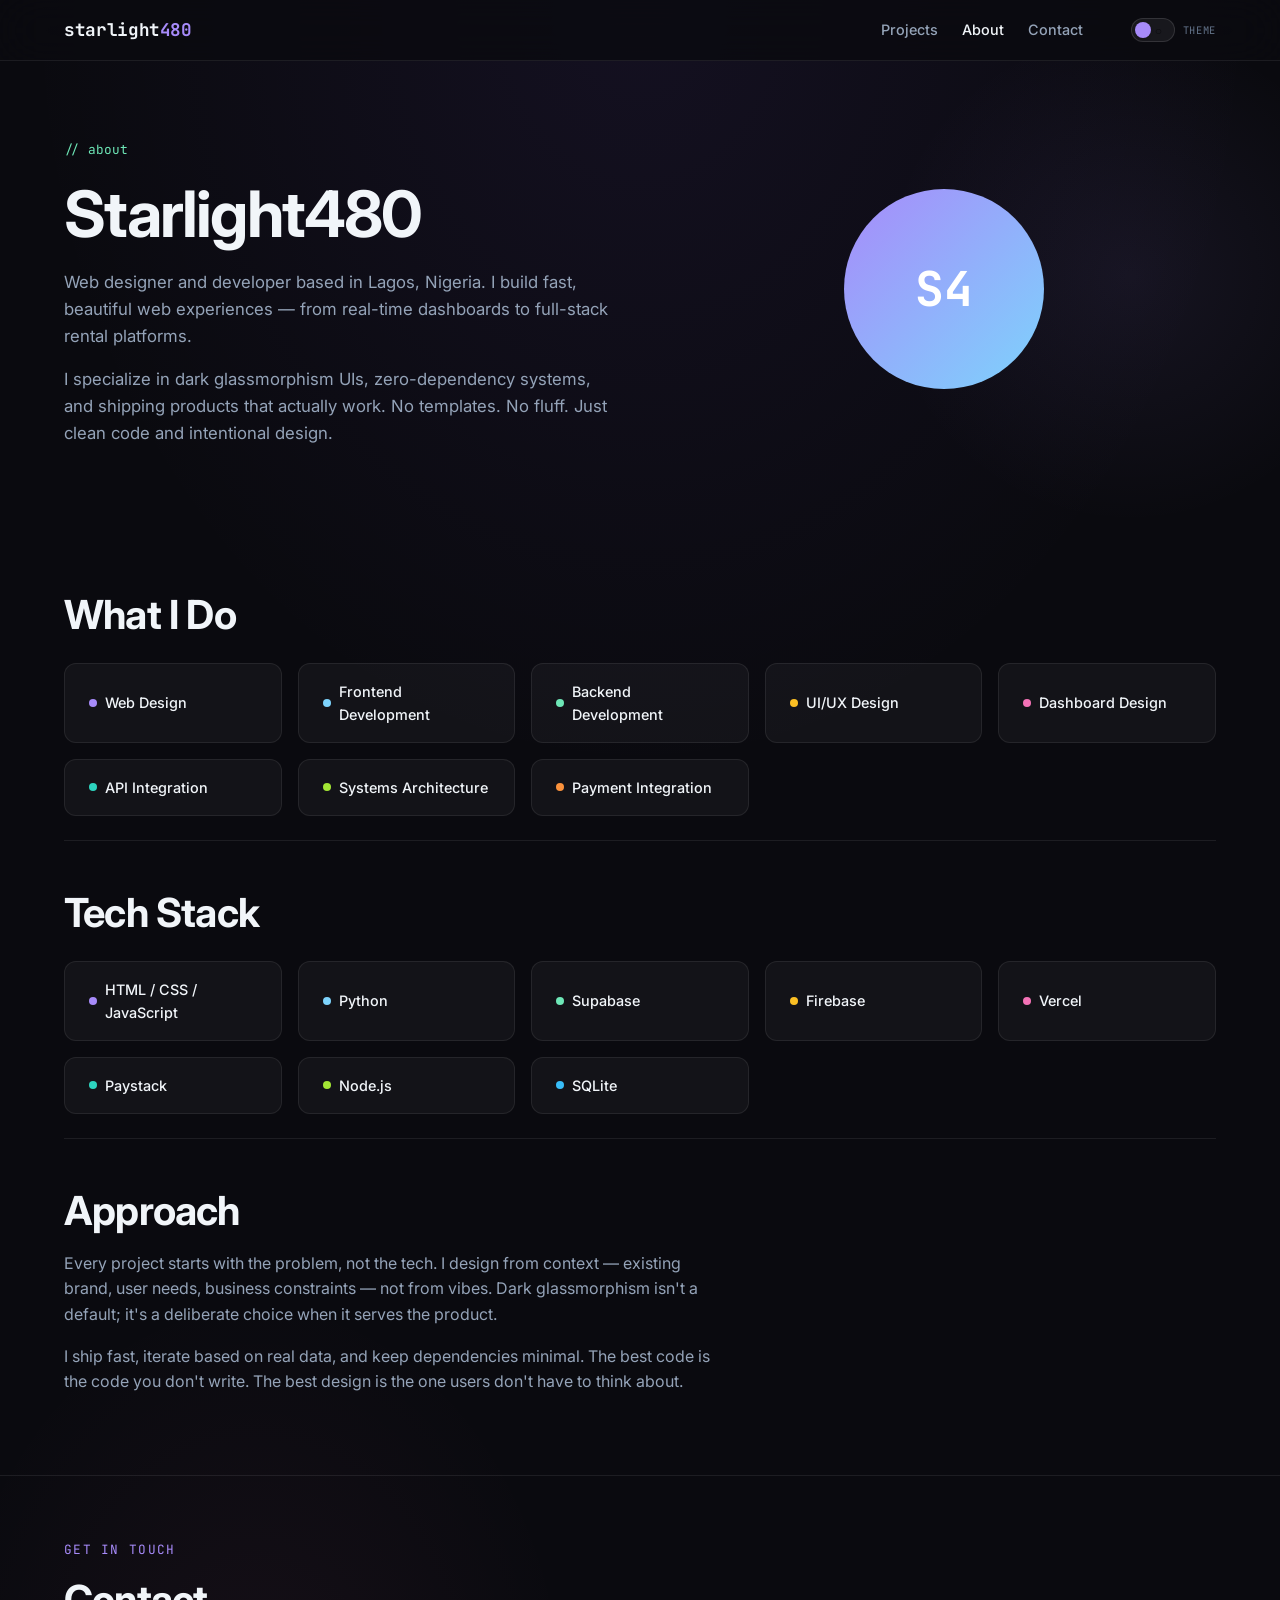
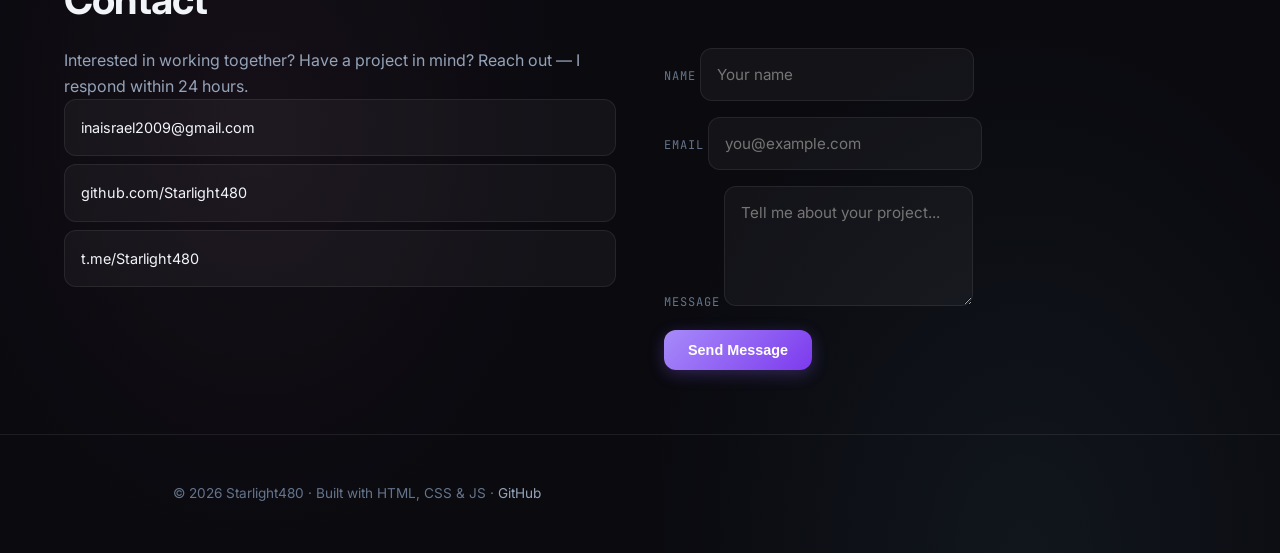
<file: about.html>
<!DOCTYPE html>
<html lang="en">
<head>
  <meta charset="UTF-8">
  <meta name="viewport" content="width=device-width, initial-scale=1.0">
  <title>About — Starlight480 Portfolio</title>
  <meta name="description" content="About Starlight480 — web designer and developer specializing in dark glassmorphism UIs, full-stack platforms, and real-time systems.">
  <link rel="preconnect" href="https://fonts.googleapis.com">
  <link rel="preconnect" href="https://fonts.gstatic.com" crossorigin>
  <link href="https://fonts.googleapis.com/css2?family=Inter:wght@400;500;600;700;800&family=JetBrains+Mono:wght@400;500;600;700&display=swap" rel="stylesheet">
  <link rel="stylesheet" href="css/style.css">
  <style>
    .about-hero {
      padding: 140px 0 var(--space-3xl);
      position: relative;
      overflow: hidden;
    }
    .about-hero::before {
      content: '';
      position: absolute;
      width: 500px;
      height: 500px;
      border-radius: 50%;
      background: radial-gradient(circle, rgba(167,139,250,0.08) 0%, transparent 70%);
      top: 5%;
      right: -100px;
      pointer-events: none;
    }
    .about-hero-content { position: relative; z-index: 1; display: grid; grid-template-columns: 1fr 1fr; gap: var(--space-3xl); align-items: center; }
    @media (max-width: 768px) {
      .about-hero-content { grid-template-columns: 1fr; }
    }
    .about-avatar {
      width: 200px;
      height: 200px;
      border-radius: 50%;
      background: linear-gradient(135deg, var(--violet), var(--cyan));
      display: flex;
      align-items: center;
      justify-content: center;
      font-family: var(--font-mono);
      font-size: 3rem;
      font-weight: 700;
      color: #fff;
      margin-bottom: var(--space-lg);
    }
    .about-eyebrow {
      font-family: var(--font-mono);
      font-size: 0.8rem;
      color: var(--emerald);
      margin-bottom: var(--space-md);
    }
    .about-hero h1 { margin-bottom: var(--space-md); }
    .about-hero p { font-size: 1.05rem; margin-bottom: var(--space-md); }

    .about-body { padding: var(--space-3xl) 0; }
    .about-body h2 {
      margin-bottom: var(--space-md);
      padding-top: var(--space-2xl);
      border-top: 1px solid var(--border);
    }
    .about-body h2:first-of-type { border-top: none; padding-top: 0; }
    .about-body p { margin-bottom: var(--space-md); }

    .skills-grid {
      display: grid;
      grid-template-columns: repeat(auto-fit, minmax(200px, 1fr));
      gap: var(--space-md);
      margin: var(--space-lg) 0;
    }
    .skill-item {
      padding: var(--space-md) var(--space-lg);
      border-radius: var(--radius-md);
      background: var(--surface);
      border: 1px solid var(--border);
      font-size: 0.9rem;
      font-weight: 500;
      color: var(--text-heading);
      display: flex;
      align-items: center;
      gap: var(--space-sm);
    }
    .skill-dot {
      width: 8px;
      height: 8px;
      border-radius: 50%;
      flex-shrink: 0;
    }

    .contact-section {
      padding: var(--space-3xl) 0;
      border-top: 1px solid var(--border);
    }
    .contact-grid {
      display: grid;
      grid-template-columns: 1fr 1fr;
      gap: var(--space-2xl);
    }
    @media (max-width: 768px) {
      .contact-grid { grid-template-columns: 1fr; }
    }
    .contact-form { display: flex; flex-direction: column; gap: var(--space-md); }
    .contact-form label {
      font-family: var(--font-mono);
      font-size: 0.75rem;
      text-transform: uppercase;
      letter-spacing: 0.08em;
      color: var(--text-muted);
    }
    .contact-form input,
    .contact-form textarea {
      background: var(--surface);
      border: 1px solid var(--border);
      border-radius: var(--radius-md);
      padding: var(--space-md);
      color: var(--text-heading);
      font-family: var(--font-sans);
      font-size: 0.95rem;
      transition: border-color 0.2s;
    }
    .contact-form input:focus,
    .contact-form textarea:focus {
      outline: none;
      border-color: var(--violet);
    }
    .contact-form textarea { min-height: 120px; resize: vertical; }
    .form-status {
      font-size: 0.9rem;
      padding: var(--space-sm) 0;
      display: none;
    }
    .contact-info p { margin-bottom: var(--space-md); }
    .contact-link {
      display: flex;
      align-items: center;
      gap: var(--space-sm);
      padding: var(--space-md);
      border-radius: var(--radius-md);
      background: var(--surface);
      border: 1px solid var(--border);
      color: var(--text-heading);
      font-size: 0.9rem;
      transition: border-color 0.2s;
      margin-bottom: var(--space-sm);
    }
    .contact-link:hover { border-color: var(--violet); color: var(--violet); }
  </style>
</head>
<body>

  <nav class="nav">
    <div class="container nav-inner">
      <a href="index.html" class="nav-logo">starlight<span>480</span></a>
      <div class="flex flex-center" style="gap: var(--space-lg);">
        <ul class="nav-links">
          <li><a href="index.html">Projects</a></li>
          <li><a href="about.html" class="active">About</a></li>
          <li><a href="#contact">Contact</a></li>
        </ul>
        <div class="theme-toggle">
          <button class="theme-toggle-btn" id="theme-toggle-btn" type="button" aria-label="Switch to liquid crystal">
            <span class="theme-toggle-icon theme-toggle-icon--moon active">●</span>
            <span class="theme-toggle-thumb"></span>
            <span class="theme-toggle-icon theme-toggle-icon--sun">○</span>
          </button>
          <span class="theme-toggle-label">Theme</span>
        </div>
      </div>
    </div>
  </nav>

  <section class="about-hero">
    <div class="container about-hero-content">
      <div>
        <div class="about-eyebrow">// about</div>
        <h1>Starlight480</h1>
        <p>
          Web designer and developer based in Lagos, Nigeria. I build fast, beautiful web experiences — from real-time dashboards to full-stack rental platforms.
        </p>
        <p>
          I specialize in dark glassmorphism UIs, zero-dependency systems, and shipping products that actually work. No templates. No fluff. Just clean code and intentional design.
        </p>
      </div>
      <div class="flex flex-center">
        <div class="about-avatar">S4</div>
      </div>
    </div>
  </section>

  <section class="about-body">
    <div class="container">

      <h2>What I Do</h2>
      <div class="skills-grid">
        <div class="skill-item"><span class="skill-dot" style="background: var(--violet)"></span>Web Design</div>
        <div class="skill-item"><span class="skill-dot" style="background: var(--cyan)"></span>Frontend Development</div>
        <div class="skill-item"><span class="skill-dot" style="background: var(--emerald)"></span>Backend Development</div>
        <div class="skill-item"><span class="skill-dot" style="background: var(--amber)"></span>UI/UX Design</div>
        <div class="skill-item"><span class="skill-dot" style="background: var(--rose)"></span>Dashboard Design</div>
        <div class="skill-item"><span class="skill-dot" style="background: var(--teal)"></span>API Integration</div>
        <div class="skill-item"><span class="skill-dot" style="background: var(--lime)"></span>Systems Architecture</div>
        <div class="skill-item"><span class="skill-dot" style="background: var(--orange)"></span>Payment Integration</div>
      </div>

      <h2>Tech Stack</h2>
      <div class="skills-grid">
        <div class="skill-item"><span class="skill-dot" style="background: var(--violet)"></span>HTML / CSS / JavaScript</div>
        <div class="skill-item"><span class="skill-dot" style="background: var(--cyan)"></span>Python</div>
        <div class="skill-item"><span class="skill-dot" style="background: var(--emerald)"></span>Supabase</div>
        <div class="skill-item"><span class="skill-dot" style="background: var(--amber)"></span>Firebase</div>
        <div class="skill-item"><span class="skill-dot" style="background: var(--rose)"></span>Vercel</div>
        <div class="skill-item"><span class="skill-dot" style="background: var(--teal)"></span>Paystack</div>
        <div class="skill-item"><span class="skill-dot" style="background: var(--lime)"></span>Node.js</div>
        <div class="skill-item"><span class="skill-dot" style="background: var(--sky)"></span>SQLite</div>
      </div>

      <h2>Approach</h2>
      <p>
        Every project starts with the problem, not the tech. I design from context — existing brand, user needs, business constraints — not from vibes. Dark glassmorphism isn't a default; it's a deliberate choice when it serves the product.
      </p>
      <p>
        I ship fast, iterate based on real data, and keep dependencies minimal. The best code is the code you don't write. The best design is the one users don't have to think about.
      </p>

    </div>
  </section>

  <section id="contact" class="contact-section">
    <div class="container">
      <div class="section-label">Get in Touch</div>
      <h2 class="section-title mb-lg">Contact</h2>
      <div class="contact-grid">
        <div>
          <p>Interested in working together? Have a project in mind? Reach out — I respond within 24 hours.</p>
          <a href="mailto:inaisrael2009@gmail.com" class="contact-link">inaisrael2009@gmail.com</a>
          <a href="https://github.com/Starlight480" target="_blank" rel="noopener" class="contact-link">github.com/Starlight480</a>
          <a href="https://t.me/Starlight480" target="_blank" rel="noopener" class="contact-link">t.me/Starlight480</a>
        </div>
        <form class="contact-form" id="portfolioContactForm" novalidate>
          <div>
            <label for="contactName">Name</label>
            <input type="text" id="contactName" placeholder="Your name" required>
          </div>
          <div>
            <label for="contactEmail">Email</label>
            <input type="email" id="contactEmail" placeholder="you@example.com" required>
          </div>
          <div>
            <label for="contactMessage">Message</label>
            <textarea id="contactMessage" placeholder="Tell me about your project..." required></textarea>
          </div>
          <button type="submit" class="btn btn-primary" style="align-self: flex-start" id="contactSubmit">
            <span class="btn-text">Send Message</span>
            <span class="btn-loading" style="display:none;">Sending…</span>
          </button>
          <div class="form-status" id="formStatus" style="display:none;"></div>
        </form>
      </div>
    </div>
  </section>

  <footer>
    <div class="container">
      <p>© 2026 Starlight480 · Built with HTML, CSS & JS · <a href="https://github.com/Starlight480" target="_blank" rel="noopener">GitHub</a></p>
    </div>
  </footer>

  <script src="js/theme.js"></script>
  <script>
  (function() {
    var form = document.getElementById('portfolioContactForm');
    var submitBtn = document.getElementById('contactSubmit');
    var formStatus = document.getElementById('formStatus');
    if (!form) return;
    form.addEventListener('submit', function(e) {
      e.preventDefault();
      var name = document.getElementById('contactName').value.trim();
      var email = document.getElementById('contactEmail').value.trim();
      var message = document.getElementById('contactMessage').value.trim();
      if (!name || !email || !message) return;
      submitBtn.disabled = true;
      submitBtn.querySelector('.btn-text').style.display = 'none';
      submitBtn.querySelector('.btn-loading').style.display = 'inline';
      fetch('https://nexus-contact-api.onrender.com/api/contact', {
        method: 'POST',
        headers: { 'Content-Type': 'application/json' },
        body: JSON.stringify({ name: name, email: email, subject: 'other', message: message })
      })
      .then(function(r) { return r.json(); })
      .then(function(data) {
        submitBtn.disabled = false;
        submitBtn.querySelector('.btn-text').style.display = 'inline';
        submitBtn.querySelector('.btn-loading').style.display = 'none';
        if (data.success) {
          formStatus.textContent = '✓ Message sent! I\'ll get back to you within 24 hours.';
          formStatus.style.display = 'block';
          formStatus.style.color = '#27ae60';
          form.reset();
        } else {
          formStatus.textContent = '✗ ' + (data.error || 'Something went wrong.');
          formStatus.style.display = 'block';
          formStatus.style.color = '#c0392b';
        }
      })
      .catch(function() {
        submitBtn.disabled = false;
        submitBtn.querySelector('.btn-text').style.display = 'inline';
        submitBtn.querySelector('.btn-loading').style.display = 'none';
        formStatus.textContent = '✗ Could not connect. Please email me directly at inaisrael2009@gmail.com';
        formStatus.style.display = 'block';
        formStatus.style.color = '#c0392b';
      });
    });
  })();
  </script>
</body>
</html>
</file>
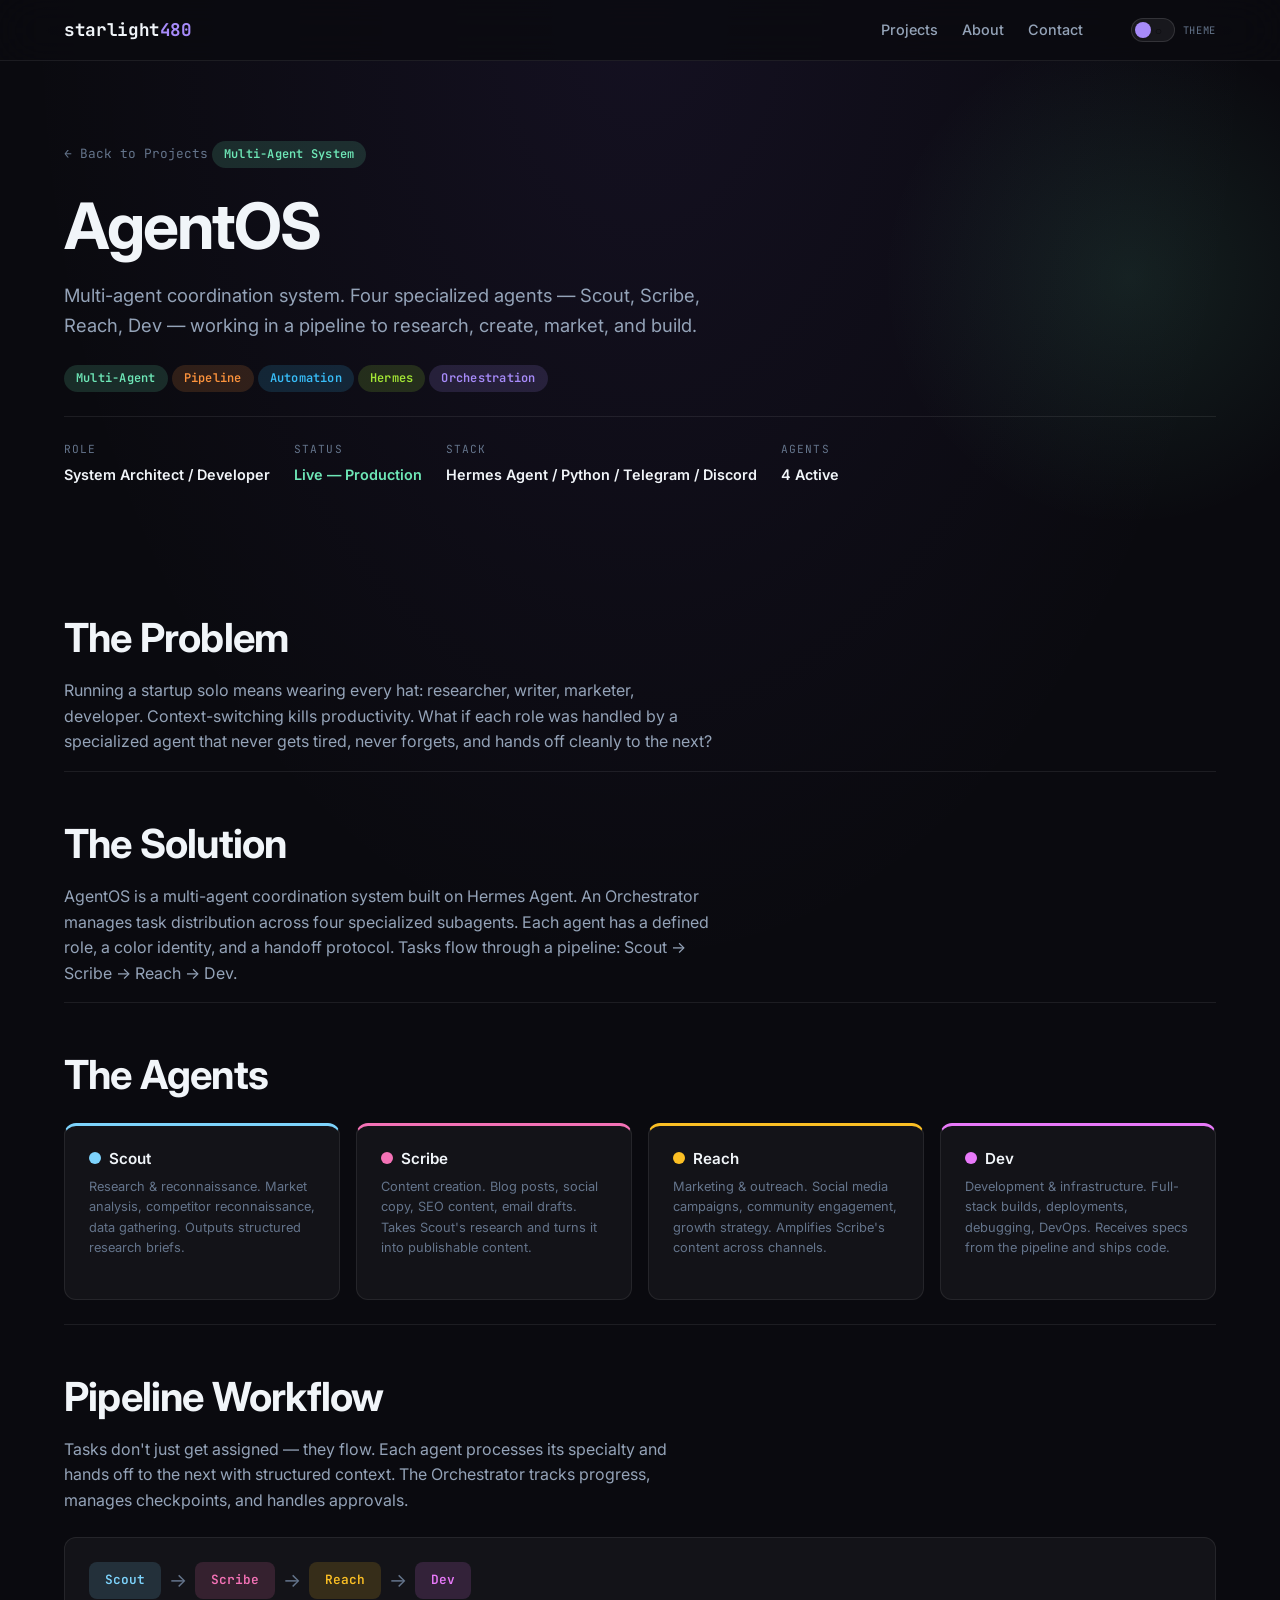
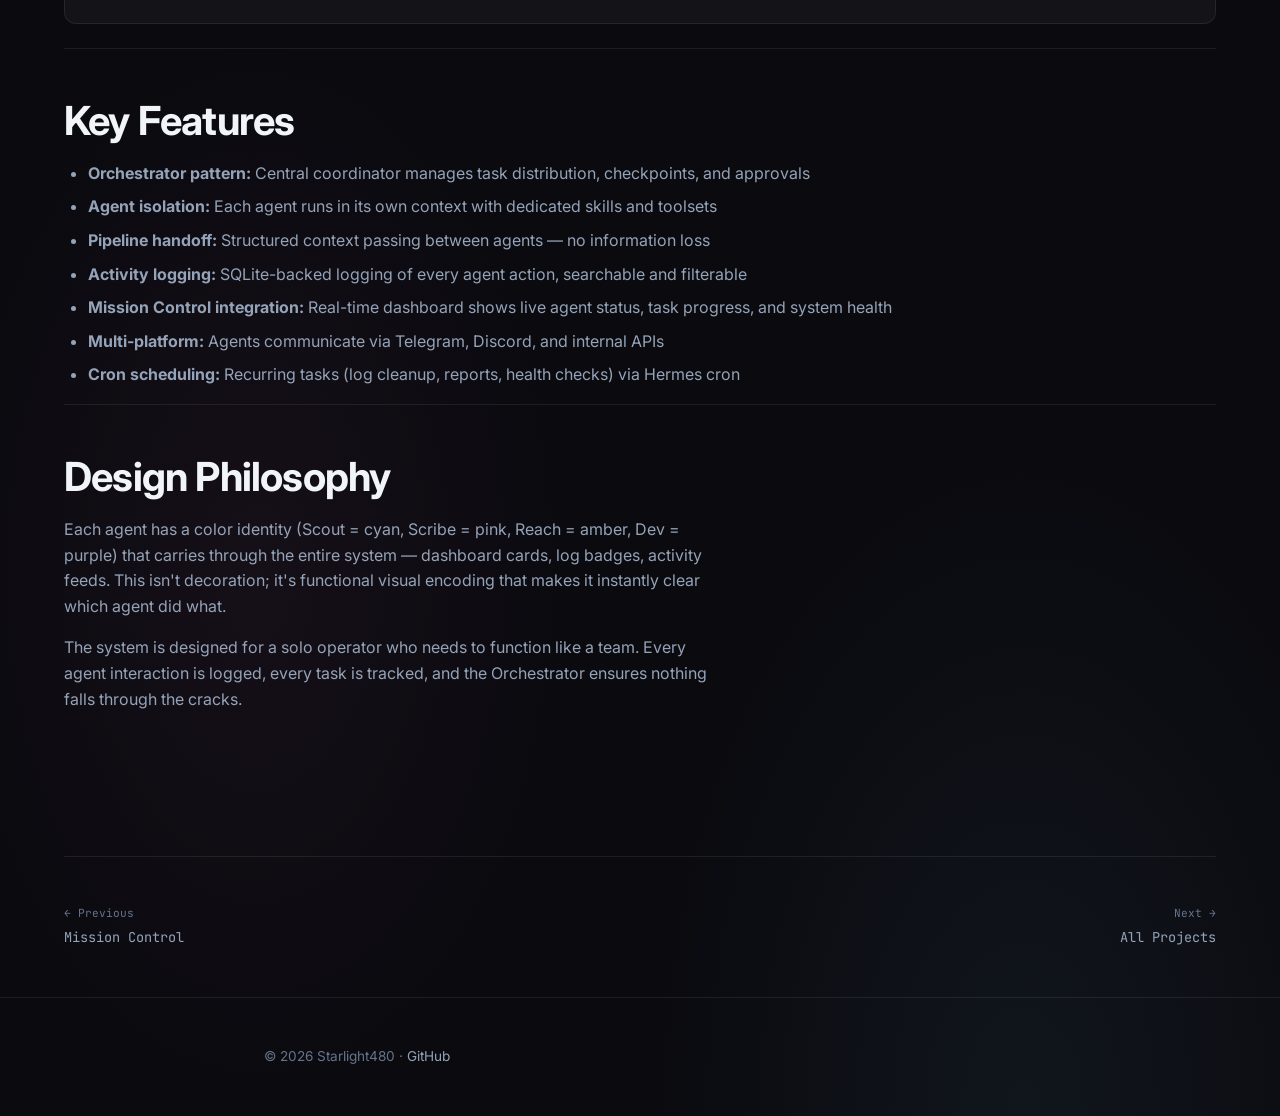
<file: projects/agentos.html>
<!DOCTYPE html>
<html lang="en">
<head>
  <meta charset="UTF-8">
  <meta name="viewport" content="width=device-width, initial-scale=1.0">
  <title>AgentOS — Starlight480 Portfolio</title>
  <meta name="description" content="AgentOS: Multi-agent coordination system with Scout, Scribe, Reach, and Dev agents in a pipeline workflow.">
  <link rel="preconnect" href="https://fonts.googleapis.com">
  <link rel="preconnect" href="https://fonts.gstatic.com" crossorigin>
  <link href="https://fonts.googleapis.com/css2?family=Inter:wght@400;500;600;700;800&family=JetBrains+Mono:wght@400;500;600;700&display=swap" rel="stylesheet">
  <link rel="stylesheet" href="../css/style.css">
  <style>
    .project-hero {
      padding: 140px 0 var(--space-3xl);
      position: relative;
      overflow: hidden;
    }
    .project-hero::before {
      content: '';
      position: absolute;
      width: 500px;
      height: 500px;
      border-radius: 50%;
      background: radial-gradient(circle, rgba(110,231,183,0.1) 0%, transparent 70%);
      top: 5%;
      right: -100px;
      pointer-events: none;
    }
    .project-hero-content { position: relative; z-index: 1; }
    .back-link {
      font-family: var(--font-mono);
      font-size: 0.8rem;
      color: var(--text-muted);
      display: inline-flex;
      align-items: center;
      gap: var(--space-xs);
      margin-bottom: var(--space-lg);
      transition: color 0.2s;
    }
    .back-link:hover { color: var(--violet); }
    .project-hero h1 { margin-bottom: var(--space-md); }
    .project-hero-desc { font-size: 1.15rem; max-width: 55ch; margin-bottom: var(--space-lg); }
    .project-meta {
      display: flex;
      flex-wrap: wrap;
      gap: var(--space-lg);
      padding-top: var(--space-lg);
      border-top: 1px solid var(--border);
    }
    .project-meta-label {
      font-family: var(--font-mono);
      font-size: 0.7rem;
      text-transform: uppercase;
      letter-spacing: 0.1em;
      color: var(--text-muted);
      margin-bottom: var(--space-xs);
    }
    .project-meta-value { color: var(--text-heading); font-weight: 600; font-size: 0.9rem; }

    .project-body { padding: var(--space-3xl) 0; }
    .project-body h2 {
      margin-bottom: var(--space-md);
      padding-top: var(--space-2xl);
      border-top: 1px solid var(--border);
    }
    .project-body h2:first-of-type { border-top: none; padding-top: 0; }
    .project-body p { margin-bottom: var(--space-md); }
    .project-body ul { padding-left: var(--space-lg); margin-bottom: var(--space-md); }
    .project-body li { margin-bottom: var(--space-sm); }

    .agent-grid {
      display: grid;
      grid-template-columns: repeat(auto-fit, minmax(220px, 1fr));
      gap: var(--space-md);
      margin: var(--space-lg) 0;
    }
    .agent-card {
      padding: var(--space-lg);
      border-radius: var(--radius-md);
      background: var(--surface);
      border: 1px solid var(--border);
      border-top: 3px solid var(--agent-color, var(--violet));
    }
    .agent-card h4 { margin-bottom: var(--space-sm); font-size: 0.95rem; }
    .agent-card p { font-size: 0.8rem; color: var(--text-muted); }
    .agent-card .agent-color {
      width: 12px;
      height: 12px;
      border-radius: 50%;
      display: inline-block;
      margin-right: var(--space-sm);
    }

    .pipeline {
      display: flex;
      align-items: center;
      gap: var(--space-sm);
      flex-wrap: wrap;
      margin: var(--space-lg) 0;
      padding: var(--space-lg);
      background: var(--surface);
      border: 1px solid var(--border);
      border-radius: var(--radius-md);
    }
    .pipeline-step {
      padding: var(--space-sm) var(--space-md);
      border-radius: var(--radius-sm);
      font-family: var(--font-mono);
      font-size: 0.8rem;
      font-weight: 600;
    }
    .pipeline-arrow { color: var(--text-muted); font-size: 1.2rem; }

    .project-nav {
      display: flex;
      justify-content: space-between;
      padding: var(--space-2xl) 0;
      border-top: 1px solid var(--border);
      margin-top: var(--space-3xl);
    }
    .project-nav-link {
      font-family: var(--font-mono);
      font-size: 0.85rem;
      color: var(--text-body);
      display: flex;
      flex-direction: column;
      gap: var(--space-xs);
      transition: color 0.2s;
    }
    .project-nav-link:hover { color: var(--violet); }
    .project-nav-link span { font-size: 0.7rem; color: var(--text-muted); }
    .project-nav-link.next { text-align: right; }
  </style>
</head>
<body>

  <nav class="nav">
    <div class="container nav-inner">
      <a href="../index.html" class="nav-logo">starlight<span>480</span></a>
      <div class="flex flex-center" style="gap: var(--space-lg);">
        <ul class="nav-links">
          <li><a href="../index.html">Projects</a></li>
          <li><a href="../about.html">About</a></li>
          <li><a href="../about.html#contact">Contact</a></li>
        </ul>
        <div class="theme-toggle">
          <button class="theme-toggle-btn" id="theme-toggle-btn" type="button" aria-label="Switch to liquid crystal">
            <span class="theme-toggle-icon theme-toggle-icon--moon active">●</span>
            <span class="theme-toggle-thumb"></span>
            <span class="theme-toggle-icon theme-toggle-icon--sun">○</span>
          </button>
          <span class="theme-toggle-label">Theme</span>
        </div>
      </div>
    </div>
  </nav>

  <section class="project-hero">
    <div class="container project-hero-content">
      <a href="../index.html" class="back-link">← Back to Projects</a>
      <div class="tag tag-emerald mb-md">Multi-Agent System</div>
      <h1>AgentOS</h1>
      <p class="project-hero-desc">
        Multi-agent coordination system. Four specialized agents — Scout, Scribe, Reach, Dev — working in a pipeline to research, create, market, and build.
      </p>
      <div class="project-card-tags mb-lg">
        <span class="tag tag-emerald">Multi-Agent</span>
        <span class="tag tag-orange">Pipeline</span>
        <span class="tag tag-sky">Automation</span>
        <span class="tag tag-lime">Hermes</span>
        <span class="tag tag-violet">Orchestration</span>
      </div>
      <div class="project-meta">
        <div>
          <div class="project-meta-label">Role</div>
          <div class="project-meta-value">System Architect / Developer</div>
        </div>
        <div>
          <div class="project-meta-label">Status</div>
          <div class="project-meta-value" style="color: var(--emerald)">Live — Production</div>
        </div>
        <div>
          <div class="project-meta-label">Stack</div>
          <div class="project-meta-value">Hermes Agent / Python / Telegram / Discord</div>
        </div>
        <div>
          <div class="project-meta-label">Agents</div>
          <div class="project-meta-value">4 Active</div>
        </div>
      </div>
    </div>
  </section>

  <section class="project-body">
    <div class="container">

      <h2>The Problem</h2>
      <p>
        Running a startup solo means wearing every hat: researcher, writer, marketer, developer. Context-switching kills productivity. What if each role was handled by a specialized agent that never gets tired, never forgets, and hands off cleanly to the next?
      </p>

      <h2>The Solution</h2>
      <p>
        AgentOS is a multi-agent coordination system built on Hermes Agent. An Orchestrator manages task distribution across four specialized subagents. Each agent has a defined role, a color identity, and a handoff protocol. Tasks flow through a pipeline: Scout → Scribe → Reach → Dev.
      </p>

      <h2>The Agents</h2>
      <div class="agent-grid">
        <div class="agent-card" style="--agent-color: #7DD3FC">
          <h4><span class="agent-color" style="background: #7DD3FC"></span>Scout</h4>
          <p>Research & reconnaissance. Market analysis, competitor reconnaissance, data gathering. Outputs structured research briefs.</p>
        </div>
        <div class="agent-card" style="--agent-color: #F472B6">
          <h4><span class="agent-color" style="background: #F472B6"></span>Scribe</h4>
          <p>Content creation. Blog posts, social copy, SEO content, email drafts. Takes Scout's research and turns it into publishable content.</p>
        </div>
        <div class="agent-card" style="--agent-color: #FBBF24">
          <h4><span class="agent-color" style="background: #FBBF24"></span>Reach</h4>
          <p>Marketing & outreach. Social media campaigns, community engagement, growth strategy. Amplifies Scribe's content across channels.</p>
        </div>
        <div class="agent-card" style="--agent-color: #E879F9">
          <h4><span class="agent-color" style="background: #E879F9"></span>Dev</h4>
          <p>Development & infrastructure. Full-stack builds, deployments, debugging, DevOps. Receives specs from the pipeline and ships code.</p>
        </div>
      </div>

      <h2>Pipeline Workflow</h2>
      <p>
        Tasks don't just get assigned — they flow. Each agent processes its specialty and hands off to the next with structured context. The Orchestrator tracks progress, manages checkpoints, and handles approvals.
      </p>

      <div class="pipeline">
        <div class="pipeline-step" style="background: var(--cyan-dim); color: var(--cyan)">Scout</div>
        <span class="pipeline-arrow">→</span>
        <div class="pipeline-step" style="background: var(--rose-dim); color: var(--rose)">Scribe</div>
        <span class="pipeline-arrow">→</span>
        <div class="pipeline-step" style="background: var(--amber-dim); color: var(--amber)">Reach</div>
        <span class="pipeline-arrow">→</span>
        <div class="pipeline-step" style="background: rgba(232,121,249,0.15); color: #E879F9">Dev</div>
      </div>

      <h2>Key Features</h2>
      <ul>
        <li><strong>Orchestrator pattern:</strong> Central coordinator manages task distribution, checkpoints, and approvals</li>
        <li><strong>Agent isolation:</strong> Each agent runs in its own context with dedicated skills and toolsets</li>
        <li><strong>Pipeline handoff:</strong> Structured context passing between agents — no information loss</li>
        <li><strong>Activity logging:</strong> SQLite-backed logging of every agent action, searchable and filterable</li>
        <li><strong>Mission Control integration:</strong> Real-time dashboard shows live agent status, task progress, and system health</li>
        <li><strong>Multi-platform:</strong> Agents communicate via Telegram, Discord, and internal APIs</li>
        <li><strong>Cron scheduling:</strong> Recurring tasks (log cleanup, reports, health checks) via Hermes cron</li>
      </ul>

      <h2>Design Philosophy</h2>
      <p>
        Each agent has a color identity (Scout = cyan, Scribe = pink, Reach = amber, Dev = purple) that carries through the entire system — dashboard cards, log badges, activity feeds. This isn't decoration; it's functional visual encoding that makes it instantly clear which agent did what.
      </p>
      <p>
        The system is designed for a solo operator who needs to function like a team. Every agent interaction is logged, every task is tracked, and the Orchestrator ensures nothing falls through the cracks.
      </p>

    </div>
  </section>

  <div class="container">
    <div class="project-nav">
      <a href="mission-control.html" class="project-nav-link">
        <span>← Previous</span>
        Mission Control
      </a>
      <a href="../index.html" class="project-nav-link next">
        <span>Next →</span>
        All Projects
      </a>
    </div>
  </div>

  <footer>
    <div class="container">
      <p>© 2026 Starlight480 · <a href="https://github.com/Starlight480" target="_blank" rel="noopener">GitHub</a></p>
    </div>
  </footer>

  <script src="../js/theme.js"></script>
</body>
</html>
</file>
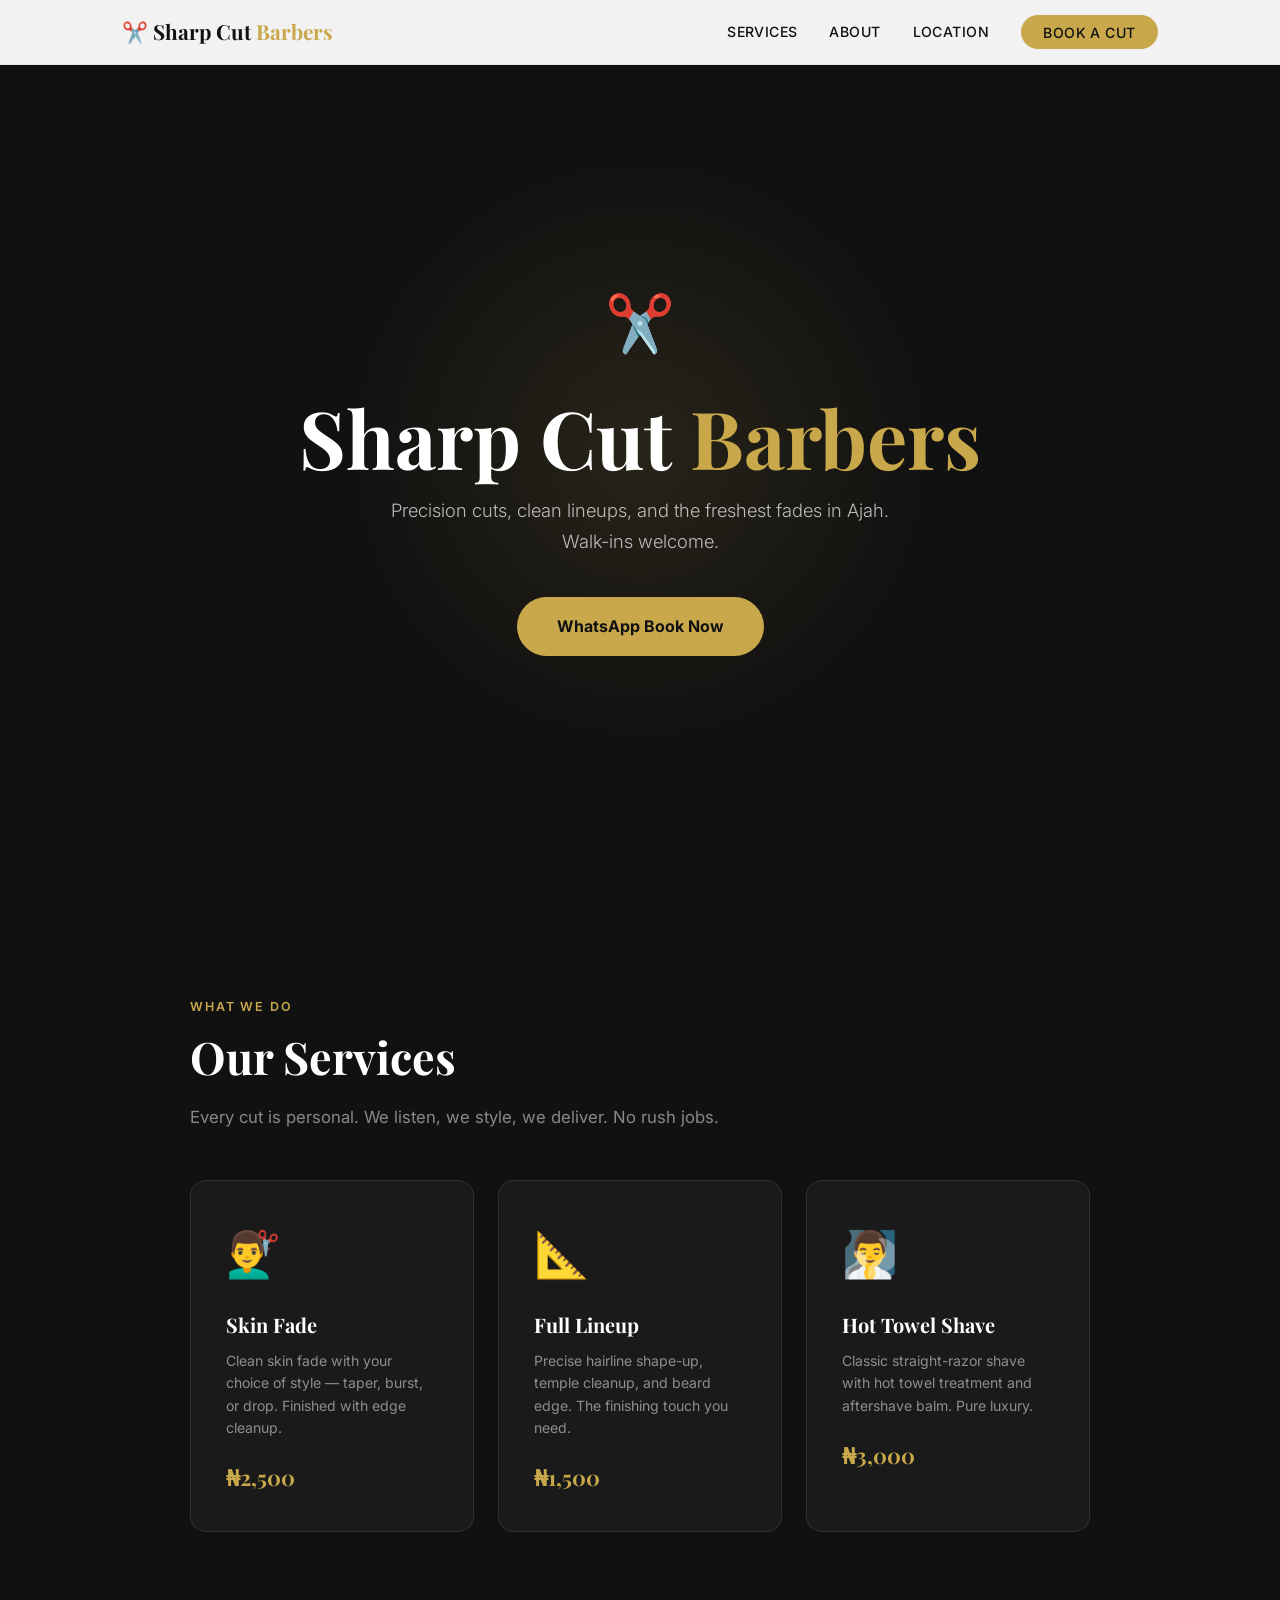
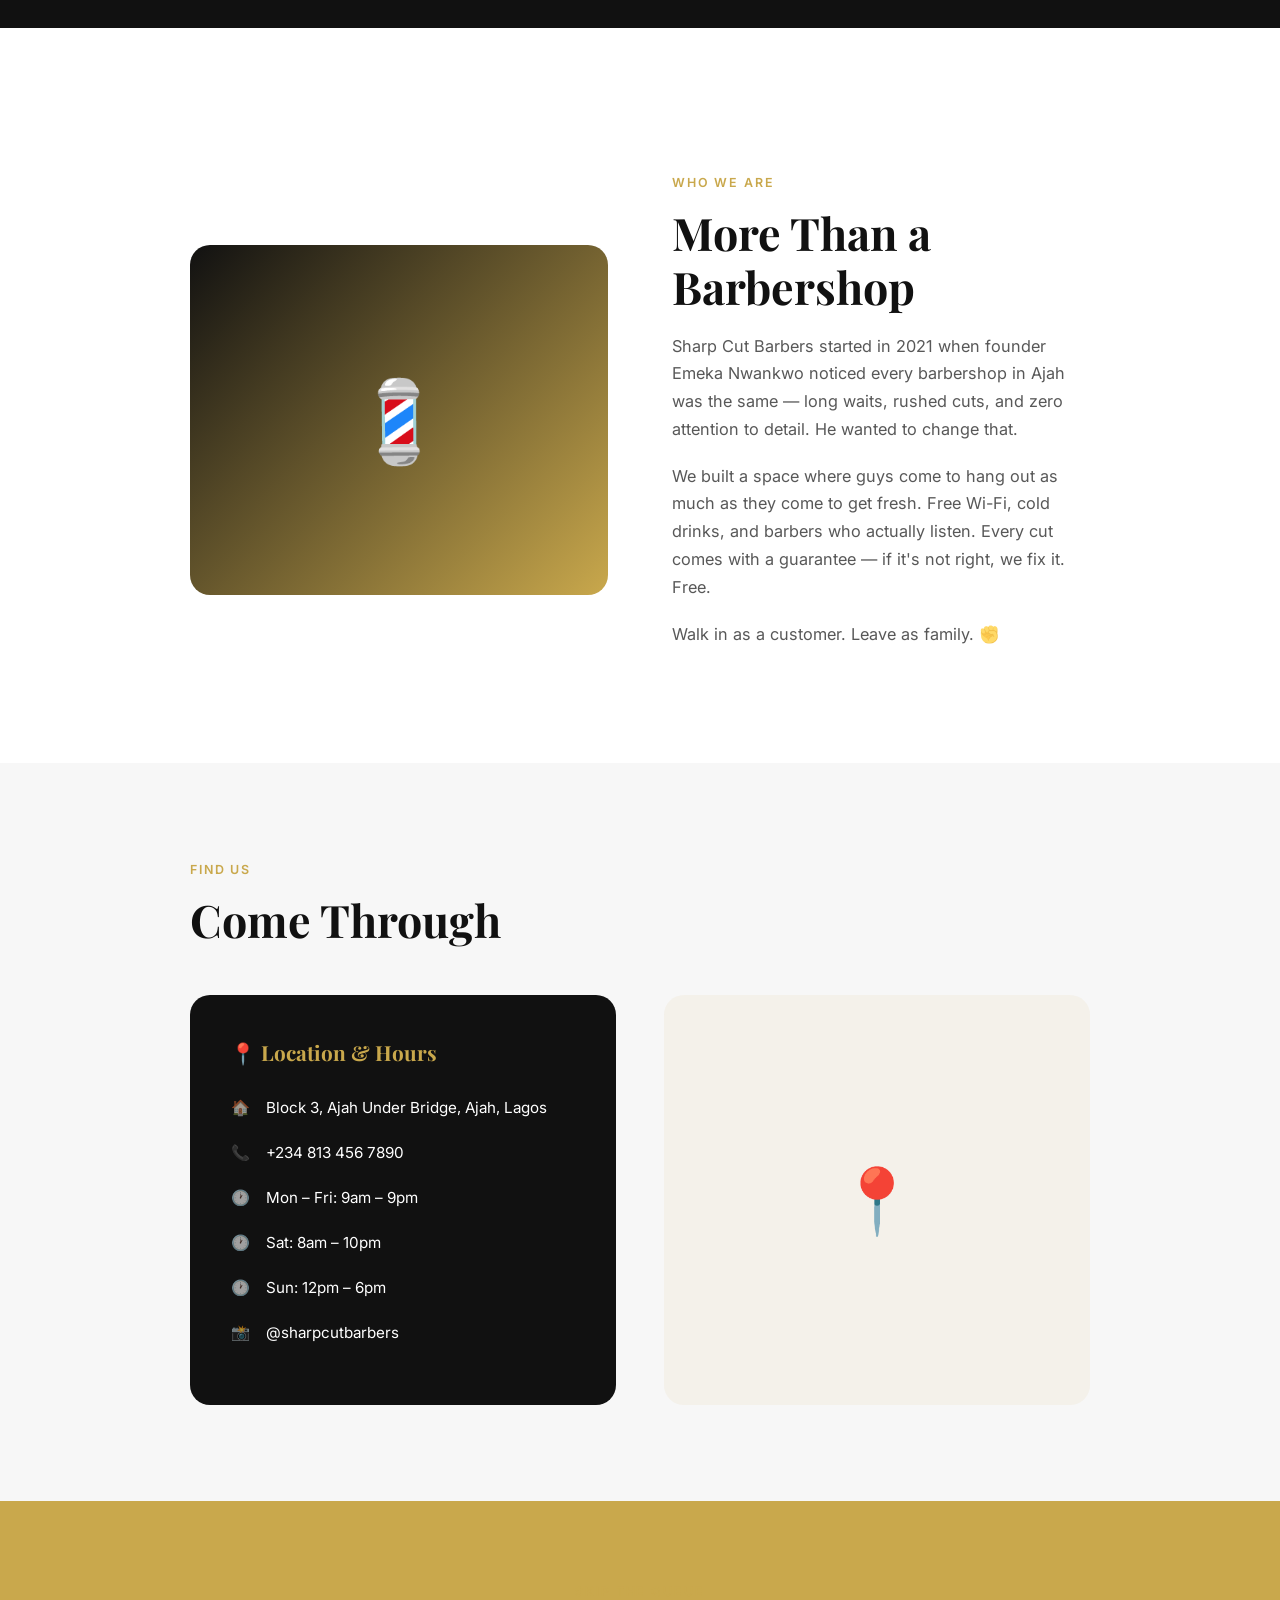
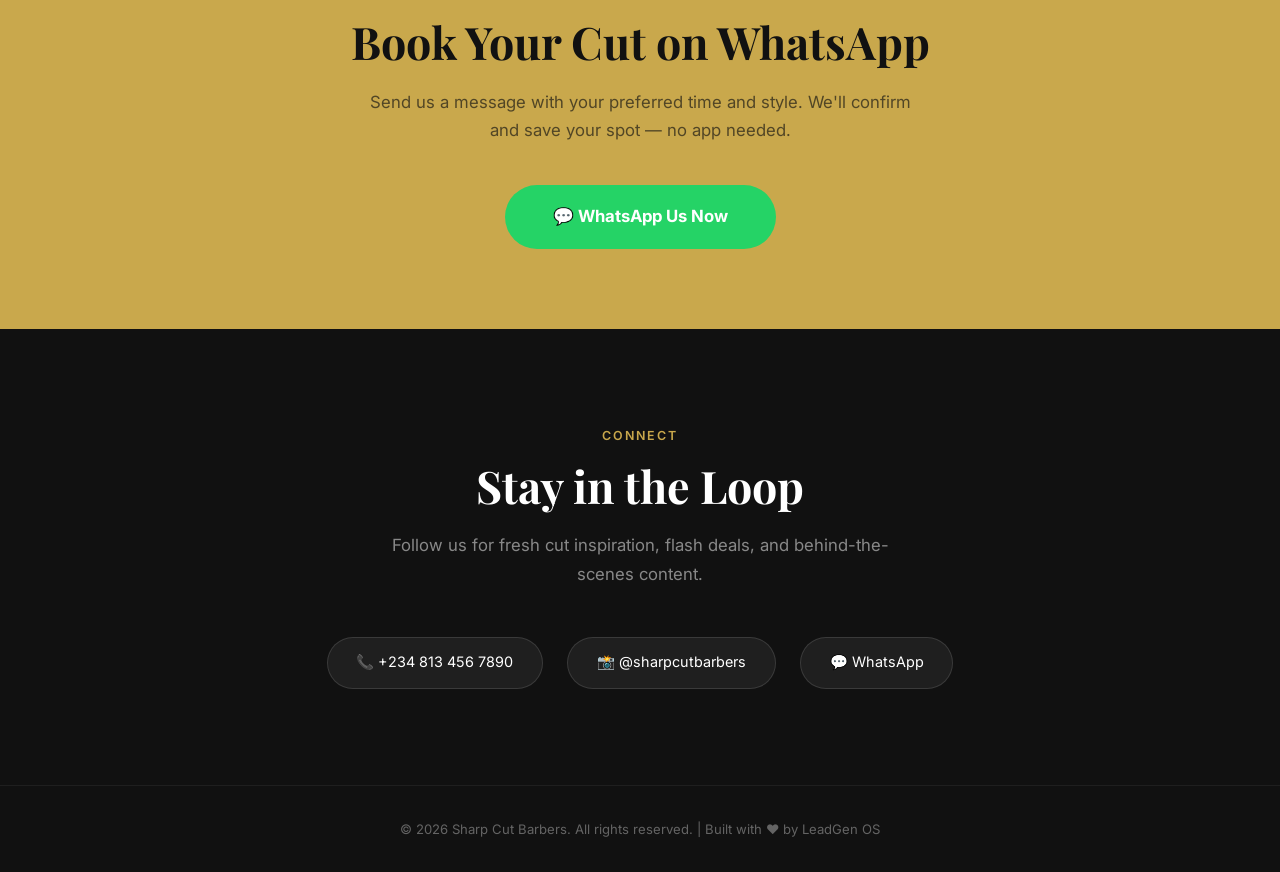
<file: projects/barbershop.html>
<!DOCTYPE html>
<html lang="en">
<head>
<meta charset="UTF-8">
<meta name="viewport" content="width=device-width, initial-scale=1.0">
<title>Sharp Cut Barbers — Ajah, Lagos</title>
<link href="https://fonts.googleapis.com/css2?family=Inter:wght@300;400;500;600&family=Playfair+Display:wght@400;600;700&display=swap" rel="stylesheet">
<style>
  *, *::before, *::after { margin: 0; padding: 0; box-sizing: border-box; }
  :root { --black: #111111; --gold: #c9a84c; --white: #ffffff; --gold-light: #e0c56e; --black-light: #1a1a1a; }
  html { scroll-behavior: smooth; }
  body { font-family: 'Inter', sans-serif; background: var(--white); color: var(--black); line-height: 1.7; }
  h1, h2, h3, h4 { font-family: 'Playfair Display', serif; }
  a { text-decoration: none; color: inherit; }

  /* NAV */
  nav { position: fixed; top: 0; left: 0; right: 0; z-index: 100; background: rgba(255,255,255,0.95); backdrop-filter: blur(12px); border-bottom: 1px solid rgba(17,17,17,0.06); transition: box-shadow 0.3s; }
  nav.scrolled { box-shadow: 0 2px 20px rgba(17,17,17,0.1); }
  .nav-inner { max-width: 1100px; margin: 0 auto; padding: 0.9rem 2rem; display: flex; align-items: center; justify-content: space-between; }
  .nav-logo { font-family: 'Playfair Display', serif; font-size: 1.3rem; font-weight: 700; color: var(--black); }
  .nav-logo span { color: var(--gold); }
  .nav-links { display: flex; gap: 2rem; list-style: none; align-items: center; }
  .nav-links a { font-size: 0.88rem; font-weight: 500; letter-spacing: 0.03em; text-transform: uppercase; transition: color 0.2s; }
  .nav-links a:hover { color: var(--gold); }
  .nav-cta { background: var(--gold) !important; color: var(--black) !important; padding: 0.55rem 1.4rem; border-radius: 50px; font-size: 0.85rem; font-weight: 700; transition: all 0.2s; }
  .nav-cta:hover { background: var(--gold-light) !important; transform: translateY(-1px); }
  .menu-toggle { display: none; background: none; border: none; font-size: 1.5rem; color: var(--black); cursor: pointer; }

  /* HERO */
  .hero { min-height: 100vh; display: flex; align-items: center; justify-content: center; text-align: center; background: var(--black); color: var(--white); padding: 6rem 2rem 4rem; position: relative; overflow: hidden; }
  .hero::before { content: ''; position: absolute; top: 50%; left: 50%; transform: translate(-50%, -50%); width: 600px; height: 600px; background: radial-gradient(circle, rgba(201,168,76,0.12) 0%, transparent 70%); border-radius: 50%; }
  .hero::after { content: ''; position: absolute; bottom: 0; left: 0; right: 0; height: 120px; background: linear-gradient(transparent, var(--black)); }
  .hero-content { position: relative; z-index: 1; max-width: 700px; }
  .hero-emoji { font-size: 3.5rem; margin-bottom: 1.5rem; display: block; }
  .hero h1 { font-size: clamp(3rem, 7vw, 5rem); font-weight: 700; line-height: 1.05; margin-bottom: 1rem; }
  .hero h1 span { color: var(--gold); }
  .hero p { font-size: 1.15rem; opacity: 0.7; margin-bottom: 2.5rem; font-weight: 300; max-width: 500px; margin-left: auto; margin-right: auto; }
  .hero-btn { display: inline-block; padding: 1rem 2.5rem; background: var(--gold); color: var(--black); border-radius: 50px; font-weight: 700; font-size: 1rem; transition: all 0.3s; }
  .hero-btn:hover { background: var(--gold-light); transform: translateY(-2px); box-shadow: 0 8px 30px rgba(201,168,76,0.35); }

  /* SECTIONS */
  section { padding: 6rem 2rem; }
  .container { max-width: 900px; margin: 0 auto; }
  .section-label { font-size: 0.78rem; text-transform: uppercase; letter-spacing: 0.15em; color: var(--gold); font-weight: 600; margin-bottom: 0.8rem; }
  .section-title { font-size: clamp(2rem, 4vw, 2.8rem); margin-bottom: 1.2rem; line-height: 1.2; }
  .section-subtitle { color: rgba(17,17,17,0.6); font-size: 1.05rem; max-width: 550px; }

  /* SERVICES */
  .services { background: var(--black); color: var(--white); }
  .services .section-subtitle { color: rgba(255,255,255,0.5); }
  .services-grid { display: grid; grid-template-columns: repeat(auto-fit, minmax(250px, 1fr)); gap: 1.5rem; margin-top: 3rem; }
  .service-card { background: var(--black-light); border: 1px solid rgba(201,168,76,0.15); border-radius: 16px; padding: 2.2rem; transition: transform 0.3s, border-color 0.3s; }
  .service-card:hover { transform: translateY(-4px); border-color: var(--gold); }
  .service-emoji { font-size: 2.8rem; margin-bottom: 1rem; }
  .service-card h3 { font-size: 1.25rem; margin-bottom: 0.5rem; color: var(--white); }
  .service-card p { font-size: 0.88rem; color: rgba(255,255,255,0.5); margin-bottom: 1.2rem; line-height: 1.6; }
  .service-price { font-family: 'Playfair Display', serif; font-size: 1.35rem; font-weight: 700; color: var(--gold); }

  /* ABOUT */
  .about { background: var(--white); }
  .about-grid { display: grid; grid-template-columns: 1fr 1fr; gap: 4rem; align-items: center; margin-top: 3rem; }
  .about-image { background: linear-gradient(135deg, var(--black), var(--gold)); border-radius: 20px; height: 350px; display: flex; align-items: center; justify-content: center; font-size: 5rem; }
  .about-text p { margin-bottom: 1.2rem; color: rgba(17,17,17,0.7); font-size: 1.02rem; }

  /* LOCATION */
  .location { background: #f7f7f7; }
  .loc-card { display: grid; grid-template-columns: 1fr 1fr; gap: 3rem; margin-top: 3rem; }
  .loc-info { background: var(--black); color: var(--white); border-radius: 20px; padding: 2.5rem; }
  .loc-info h3 { font-size: 1.3rem; margin-bottom: 1.5rem; color: var(--gold); }
  .loc-item { display: flex; gap: 1rem; margin-bottom: 1.2rem; font-size: 0.95rem; }
  .loc-item span { opacity: 0.6; min-width: 20px; text-align: center; }
  .loc-map { background: rgba(201,168,76,0.08); border-radius: 20px; display: flex; align-items: center; justify-content: center; min-height: 250px; font-size: 4rem; }

  /* WHATSAPP CTA */
  .whatsapp-cta { background: var(--gold); text-align: center; padding: 5rem 2rem; }
  .whatsapp-cta .section-title { color: var(--black); }
  .whatsapp-cta .section-subtitle { color: rgba(17,17,17,0.65); margin: 0 auto 2.5rem; }
  .wa-btn { display: inline-flex; align-items: center; gap: 0.8rem; padding: 1.1rem 3rem; background: #25D366; color: #fff; border-radius: 50px; font-weight: 700; font-size: 1.05rem; transition: all 0.3s; }
  .wa-btn:hover { background: #20ba5a; transform: translateY(-2px); box-shadow: 0 10px 30px rgba(37,211,102,0.35); }

  /* CONTACT */
  .contact { background: var(--black); color: var(--white); text-align: center; }
  .contact .section-label { color: var(--gold); }
  .contact .section-subtitle { color: rgba(255,255,255,0.5); margin: 0 auto 3rem; }
  .contact-links { display: flex; justify-content: center; gap: 1.5rem; flex-wrap: wrap; }
  .contact-link { background: rgba(255,255,255,0.06); border: 1px solid rgba(255,255,255,0.12); border-radius: 50px; padding: 0.8rem 1.8rem; font-size: 0.9rem; color: var(--white); transition: all 0.3s; }
  .contact-link:hover { background: var(--gold); border-color: var(--gold); color: var(--black); }

  /* FOOTER */
  footer { background: var(--black); border-top: 1px solid rgba(255,255,255,0.06); text-align: center; padding: 2rem; color: rgba(255,255,255,0.35); font-size: 0.82rem; }

  /* ANIMATIONS */
  .fade-in { opacity: 0; transform: translateY(30px); transition: opacity 0.7s ease, transform 0.7s ease; }
  .fade-in.visible { opacity: 1; transform: translateY(0); }

  /* RESPONSIVE */
  @media (max-width: 768px) {
    .nav-links { display: none; position: absolute; top: 100%; left: 0; right: 0; background: var(--white); flex-direction: column; padding: 1.5rem 2rem; gap: 1.2rem; border-bottom: 1px solid rgba(17,17,17,0.06); }
    .nav-links.open { display: flex; }
    .menu-toggle { display: block; }
    .about-grid, .loc-card { grid-template-columns: 1fr; gap: 2rem; }
    .about-image { height: 250px; }
    .contact-links { flex-direction: column; align-items: center; }
  }
</style>
</head>
<body>
<nav id="navbar">
  <div class="nav-inner">
    <a href="#" class="nav-logo">✂️ Sharp Cut <span>Barbers</span></a>
    <ul class="nav-links" id="navLinks">
      <li><a href="#services">Services</a></li>
      <li><a href="#about">About</a></li>
      <li><a href="#location">Location</a></li>
      <li><a href="#book" class="nav-cta">Book a Cut</a></li>
    </ul>
    <button class="menu-toggle" onclick="document.getElementById('navLinks').classList.toggle('open')">☰</button>
  </div>
</nav>

<section class="hero">
  <div class="hero-content fade-in">
    <span class="hero-emoji">✂️</span>
    <h1>Sharp Cut <span>Barbers</span></h1>
    <p>Precision cuts, clean lineups, and the freshest fades in Ajah. Walk-ins welcome.</p>
    <a href="https://wa.me/2348134567890" class="hero-btn">WhatsApp Book Now</a>
  </div>
</section>

<section id="services" class="services">
  <div class="container">
    <div class="fade-in">
      <p class="section-label">What We Do</p>
      <h2 class="section-title">Our Services</h2>
      <p class="section-subtitle">Every cut is personal. We listen, we style, we deliver. No rush jobs.</p>
    </div>
    <div class="services-grid">
      <div class="service-card fade-in">
        <div class="service-emoji">💇‍♂️</div>
        <h3>Skin Fade</h3>
        <p>Clean skin fade with your choice of style — taper, burst, or drop. Finished with edge cleanup.</p>
        <div class="service-price">₦2,500</div>
      </div>
      <div class="service-card fade-in">
        <div class="service-emoji">📐</div>
        <h3>Full Lineup</h3>
        <p>Precise hairline shape-up, temple cleanup, and beard edge. The finishing touch you need.</p>
        <div class="service-price">₦1,500</div>
      </div>
      <div class="service-card fade-in">
        <div class="service-emoji">🧖‍♂️</div>
        <h3>Hot Towel Shave</h3>
        <p>Classic straight-razor shave with hot towel treatment and aftershave balm. Pure luxury.</p>
        <div class="service-price">₦3,000</div>
      </div>
    </div>
  </div>
</section>

<section id="about" class="about">
  <div class="container">
    <div class="about-grid">
      <div class="about-image fade-in">💈</div>
      <div class="fade-in">
        <p class="section-label">Who We Are</p>
        <h2 class="section-title">More Than a Barbershop</h2>
        <div class="about-text">
          <p>Sharp Cut Barbers started in 2021 when founder Emeka Nwankwo noticed every barbershop in Ajah was the same — long waits, rushed cuts, and zero attention to detail. He wanted to change that.</p>
          <p>We built a space where guys come to hang out as much as they come to get fresh. Free Wi-Fi, cold drinks, and barbers who actually listen. Every cut comes with a guarantee — if it's not right, we fix it. Free.</p>
          <p>Walk in as a customer. Leave as family. ✊</p>
        </div>
      </div>
    </div>
  </div>
</section>

<section id="location" class="location">
  <div class="container">
    <div class="fade-in">
      <p class="section-label">Find Us</p>
      <h2 class="section-title">Come Through</h2>
    </div>
    <div class="loc-card">
      <div class="loc-info fade-in">
        <h3>📍 Location & Hours</h3>
        <div class="loc-item"><span>🏠</span><div>Block 3, Ajah Under Bridge, Ajah, Lagos</div></div>
        <div class="loc-item"><span>📞</span><div>+234 813 456 7890</div></div>
        <div class="loc-item"><span>🕐</span><div>Mon – Fri: 9am – 9pm</div></div>
        <div class="loc-item"><span>🕐</span><div>Sat: 8am – 10pm</div></div>
        <div class="loc-item"><span>🕐</span><div>Sun: 12pm – 6pm</div></div>
        <div class="loc-item"><span>📸</span><div>@sharpcutbarbers</div></div>
      </div>
      <div class="loc-map fade-in">📍</div>
    </div>
  </div>
</section>

<section id="book" class="whatsapp-cta">
  <div class="container fade-in">
    <p class="section-label">Skip the Queue</p>
    <h2 class="section-title">Book Your Cut on WhatsApp</h2>
    <p class="section-subtitle">Send us a message with your preferred time and style. We'll confirm and save your spot — no app needed.</p>
    <a href="https://wa.me/2348134567890?text=Hey%20Sharp%20Cut!%20I'd%20like%20to%20book%20a%20cut." class="wa-btn">💬 WhatsApp Us Now</a>
  </div>
</section>

<section id="contact" class="contact">
  <div class="container">
    <div class="fade-in">
      <p class="section-label">Connect</p>
      <h2 class="section-title">Stay in the Loop</h2>
      <p class="section-subtitle">Follow us for fresh cut inspiration, flash deals, and behind-the-scenes content.</p>
    </div>
    <div class="contact-links fade-in">
      <a href="tel:+234****7890" class="contact-link">📞 +234 813 456 7890</a>
      <a href="https://instagram.com/sharpcutbarbers" class="contact-link">📸 @sharpcutbarbers</a>
      <a href="https://wa.me/2348134567890" class="contact-link">💬 WhatsApp</a>
    </div>
  </div>
</section>

<footer>
  <p>© 2026 Sharp Cut Barbers. All rights reserved. | Built with ♥ by LeadGen OS</p>
</footer>

<script>
  window.addEventListener('scroll', () => {
    document.getElementById('navbar').classList.toggle('scrolled', window.scrollY > 20);
  });
  const observer = new IntersectionObserver((entries) => {
    entries.forEach(e => { if (e.isIntersecting) { e.target.classList.add('visible'); observer.unobserve(e.target); } });
  }, { threshold: 0.15 });
  document.querySelectorAll('.fade-in').forEach(el => observer.observe(el));
</script>
</body>
</html>
</file>
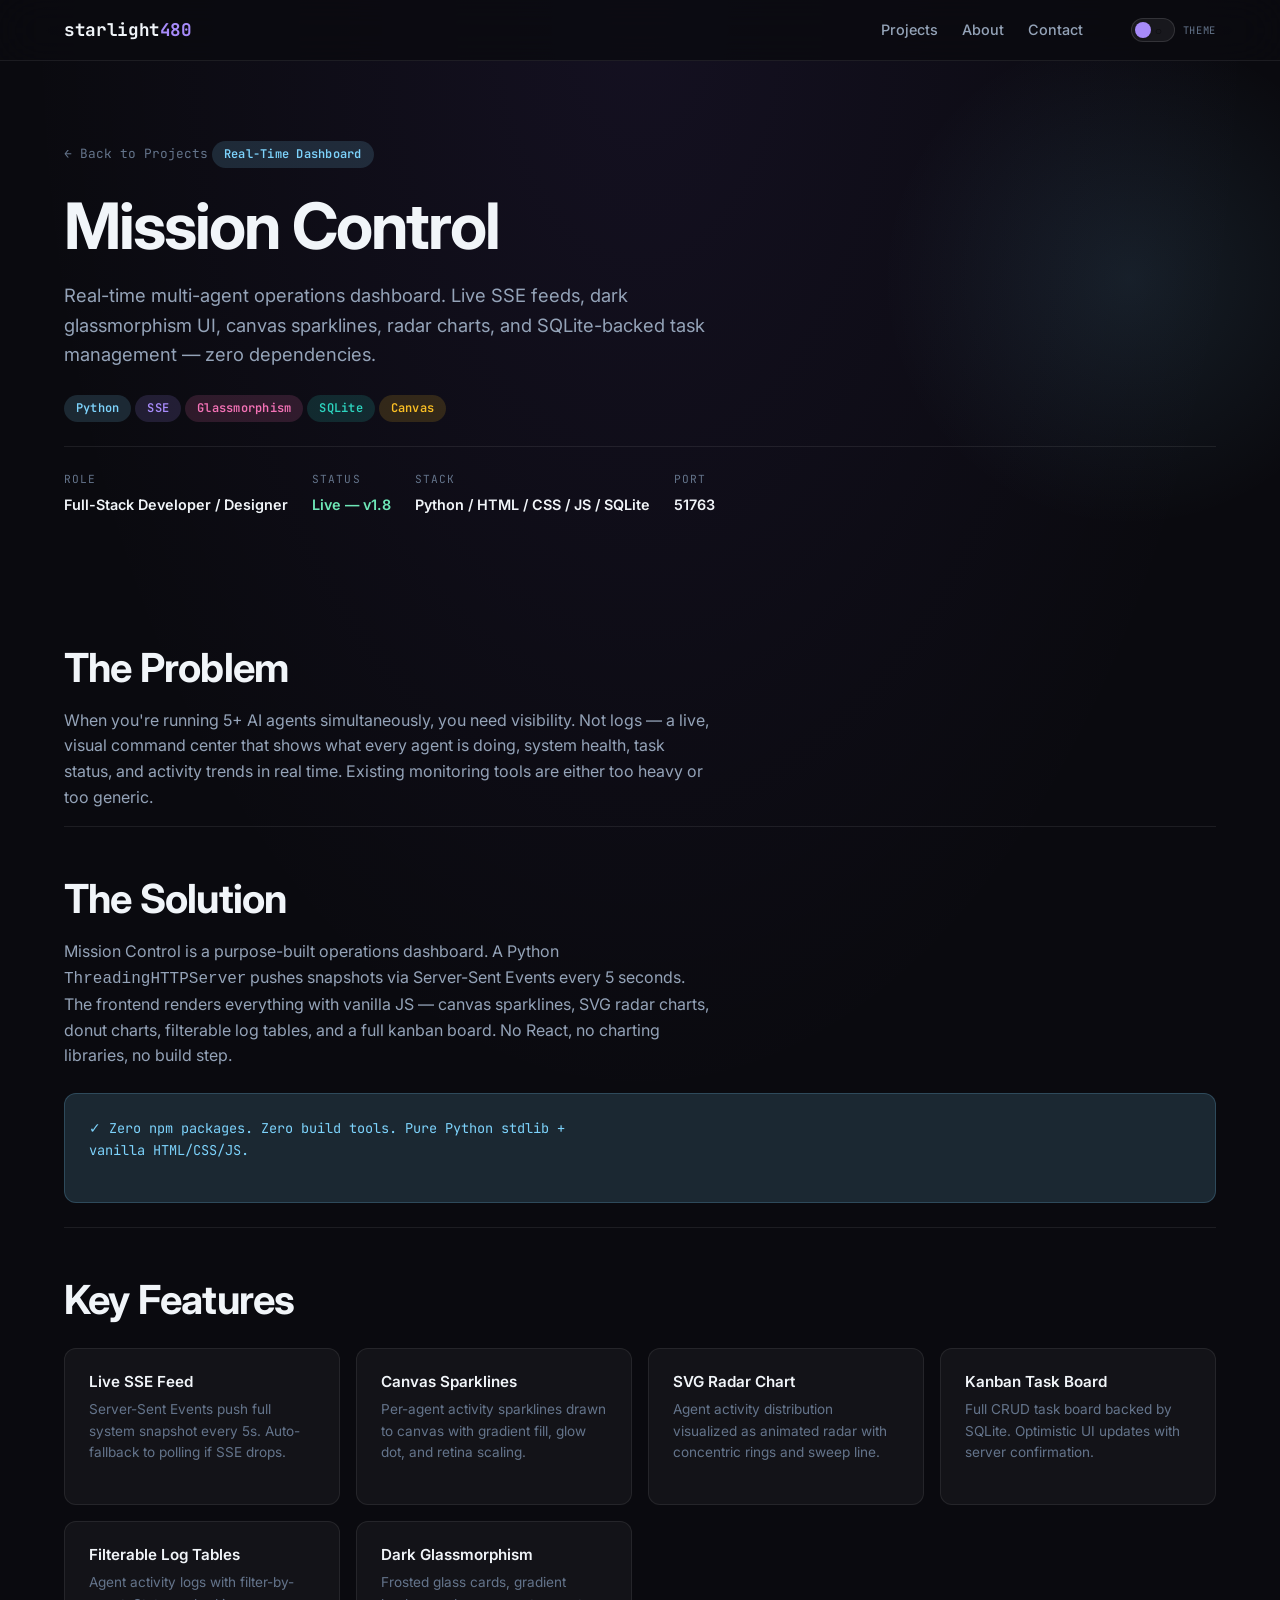
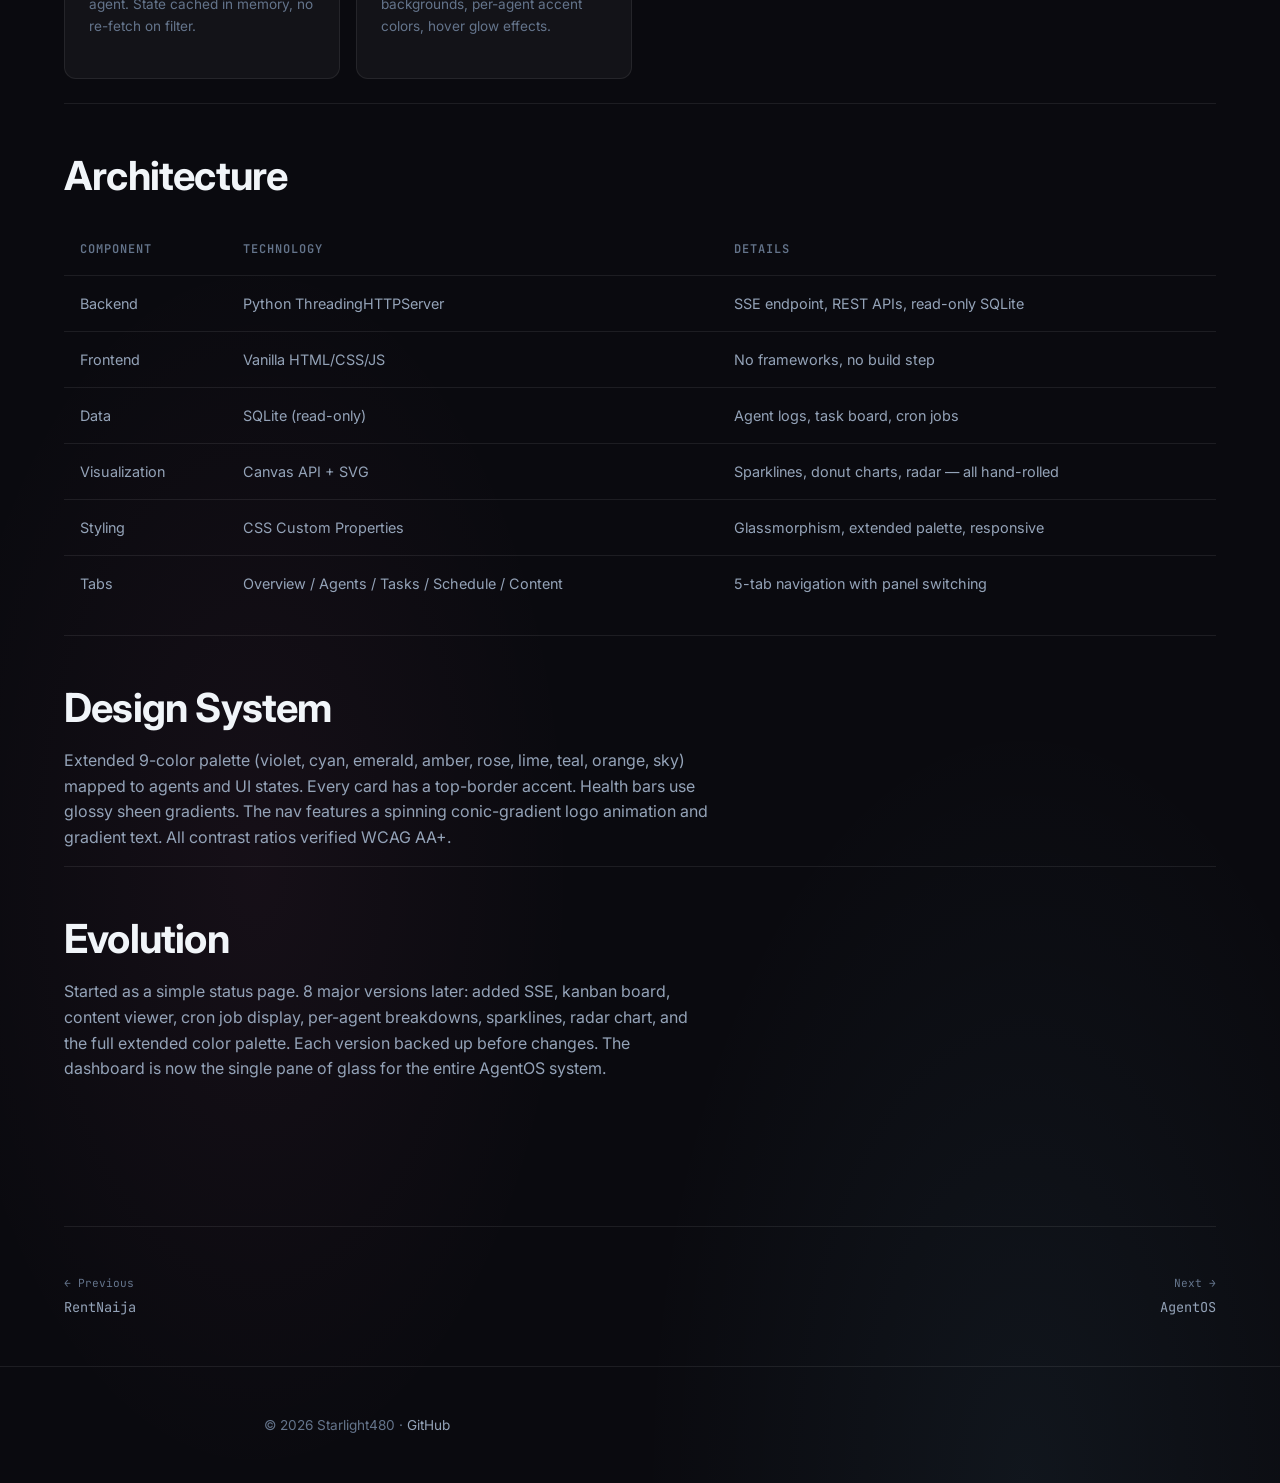
<file: projects/mission-control.html>
<!DOCTYPE html>
<html lang="en">
<head>
  <meta charset="UTF-8">
  <meta name="viewport" content="width=device-width, initial-scale=1.0">
  <title>Mission Control — Starlight480 Portfolio</title>
  <meta name="description" content="Mission Control: Real-time multi-agent operations dashboard with dark glassmorphism UI, live SSE feeds, and canvas visualizations.">
  <link rel="preconnect" href="https://fonts.googleapis.com">
  <link rel="preconnect" href="https://fonts.gstatic.com" crossorigin>
  <link href="https://fonts.googleapis.com/css2?family=Inter:wght@400;500;600;700;800&family=JetBrains+Mono:wght@400;500;600;700&display=swap" rel="stylesheet">
  <link rel="stylesheet" href="../css/style.css">
  <style>
    .project-hero {
      padding: 140px 0 var(--space-3xl);
      position: relative;
      overflow: hidden;
    }
    .project-hero::before {
      content: '';
      position: absolute;
      width: 500px;
      height: 500px;
      border-radius: 50%;
      background: radial-gradient(circle, rgba(125,211,252,0.1) 0%, transparent 70%);
      top: 5%;
      right: -100px;
      pointer-events: none;
    }
    .project-hero-content { position: relative; z-index: 1; }
    .back-link {
      font-family: var(--font-mono);
      font-size: 0.8rem;
      color: var(--text-muted);
      display: inline-flex;
      align-items: center;
      gap: var(--space-xs);
      margin-bottom: var(--space-lg);
      transition: color 0.2s;
    }
    .back-link:hover { color: var(--violet); }
    .project-hero h1 { margin-bottom: var(--space-md); }
    .project-hero-desc { font-size: 1.15rem; max-width: 55ch; margin-bottom: var(--space-lg); }
    .project-meta {
      display: flex;
      flex-wrap: wrap;
      gap: var(--space-lg);
      padding-top: var(--space-lg);
      border-top: 1px solid var(--border);
    }
    .project-meta-label {
      font-family: var(--font-mono);
      font-size: 0.7rem;
      text-transform: uppercase;
      letter-spacing: 0.1em;
      color: var(--text-muted);
      margin-bottom: var(--space-xs);
    }
    .project-meta-value { color: var(--text-heading); font-weight: 600; font-size: 0.9rem; }

    .project-body { padding: var(--space-3xl) 0; }
    .project-body h2 {
      margin-bottom: var(--space-md);
      padding-top: var(--space-2xl);
      border-top: 1px solid var(--border);
    }
    .project-body h2:first-of-type { border-top: none; padding-top: 0; }
    .project-body p { margin-bottom: var(--space-md); }
    .project-body ul { padding-left: var(--space-lg); margin-bottom: var(--space-md); }
    .project-body li { margin-bottom: var(--space-sm); }

    .feature-grid {
      display: grid;
      grid-template-columns: repeat(auto-fit, minmax(250px, 1fr));
      gap: var(--space-md);
      margin: var(--space-lg) 0;
    }
    .feature-card {
      padding: var(--space-lg);
      border-radius: var(--radius-md);
      background: var(--surface);
      border: 1px solid var(--border);
    }
    .feature-card h4 { margin-bottom: var(--space-sm); font-size: 0.95rem; }
    .feature-card p { font-size: 0.85rem; color: var(--text-muted); }

    .tech-table {
      width: 100%;
      border-collapse: collapse;
      margin: var(--space-lg) 0;
    }
    .tech-table th, .tech-table td {
      padding: var(--space-md);
      text-align: left;
      border-bottom: 1px solid var(--border);
    }
    .tech-table th {
      font-family: var(--font-mono);
      font-size: 0.75rem;
      text-transform: uppercase;
      letter-spacing: 0.08em;
      color: var(--text-muted);
      font-weight: 600;
    }
    .tech-table td { font-size: 0.9rem; }
    .tech-table tr:last-child td { border-bottom: none; }

    .project-nav {
      display: flex;
      justify-content: space-between;
      padding: var(--space-2xl) 0;
      border-top: 1px solid var(--border);
      margin-top: var(--space-3xl);
    }
    .project-nav-link {
      font-family: var(--font-mono);
      font-size: 0.85rem;
      color: var(--text-body);
      display: flex;
      flex-direction: column;
      gap: var(--space-xs);
      transition: color 0.2s;
    }
    .project-nav-link:hover { color: var(--violet); }
    .project-nav-link span { font-size: 0.7rem; color: var(--text-muted); }
    .project-nav-link.next { text-align: right; }

    .highlight-box {
      background: var(--cyan-dim);
      border: 1px solid rgba(125,211,252,0.2);
      border-radius: var(--radius-md);
      padding: var(--space-lg);
      margin: var(--space-lg) 0;
    }
    .highlight-box p { color: var(--cyan); font-family: var(--font-mono); font-size: 0.85rem; }
  </style>
</head>
<body>

  <nav class="nav">
    <div class="container nav-inner">
      <a href="../index.html" class="nav-logo">starlight<span>480</span></a>
      <div class="flex flex-center" style="gap: var(--space-lg);">
        <ul class="nav-links">
          <li><a href="../index.html">Projects</a></li>
          <li><a href="../about.html">About</a></li>
          <li><a href="../about.html#contact">Contact</a></li>
        </ul>
        <div class="theme-toggle">
          <button class="theme-toggle-btn" id="theme-toggle-btn" type="button" aria-label="Switch to liquid crystal">
            <span class="theme-toggle-icon theme-toggle-icon--moon active">●</span>
            <span class="theme-toggle-thumb"></span>
            <span class="theme-toggle-icon theme-toggle-icon--sun">○</span>
          </button>
          <span class="theme-toggle-label">Theme</span>
        </div>
      </div>
    </div>
  </nav>

  <section class="project-hero">
    <div class="container project-hero-content">
      <a href="../index.html" class="back-link">← Back to Projects</a>
      <div class="tag tag-cyan mb-md">Real-Time Dashboard</div>
      <h1>Mission Control</h1>
      <p class="project-hero-desc">
        Real-time multi-agent operations dashboard. Live SSE feeds, dark glassmorphism UI, canvas sparklines, radar charts, and SQLite-backed task management — zero dependencies.
      </p>
      <div class="project-card-tags mb-lg">
        <span class="tag tag-cyan">Python</span>
        <span class="tag tag-violet">SSE</span>
        <span class="tag tag-rose">Glassmorphism</span>
        <span class="tag tag-teal">SQLite</span>
        <span class="tag tag-amber">Canvas</span>
      </div>
      <div class="project-meta">
        <div>
          <div class="project-meta-label">Role</div>
          <div class="project-meta-value">Full-Stack Developer / Designer</div>
        </div>
        <div>
          <div class="project-meta-label">Status</div>
          <div class="project-meta-value" style="color: var(--emerald)">Live — v1.8</div>
        </div>
        <div>
          <div class="project-meta-label">Stack</div>
          <div class="project-meta-value">Python / HTML / CSS / JS / SQLite</div>
        </div>
        <div>
          <div class="project-meta-label">Port</div>
          <div class="project-meta-value">51763</div>
        </div>
      </div>
    </div>
  </section>

  <section class="project-body">
    <div class="container">

      <h2>The Problem</h2>
      <p>
        When you're running 5+ AI agents simultaneously, you need visibility. Not logs — a live, visual command center that shows what every agent is doing, system health, task status, and activity trends in real time. Existing monitoring tools are either too heavy or too generic.
      </p>

      <h2>The Solution</h2>
      <p>
        Mission Control is a purpose-built operations dashboard. A Python <code>ThreadingHTTPServer</code> pushes snapshots via Server-Sent Events every 5 seconds. The frontend renders everything with vanilla JS — canvas sparklines, SVG radar charts, donut charts, filterable log tables, and a full kanban board. No React, no charting libraries, no build step.
      </p>

      <div class="highlight-box">
        <p>✓ Zero npm packages. Zero build tools. Pure Python stdlib + vanilla HTML/CSS/JS.</p>
      </div>

      <h2>Key Features</h2>
      <div class="feature-grid">
        <div class="feature-card">
          <h4>Live SSE Feed</h4>
          <p>Server-Sent Events push full system snapshot every 5s. Auto-fallback to polling if SSE drops.</p>
        </div>
        <div class="feature-card">
          <h4>Canvas Sparklines</h4>
          <p>Per-agent activity sparklines drawn to canvas with gradient fill, glow dot, and retina scaling.</p>
        </div>
        <div class="feature-card">
          <h4>SVG Radar Chart</h4>
          <p>Agent activity distribution visualized as animated radar with concentric rings and sweep line.</p>
        </div>
        <div class="feature-card">
          <h4>Kanban Task Board</h4>
          <p>Full CRUD task board backed by SQLite. Optimistic UI updates with server confirmation.</p>
        </div>
        <div class="feature-card">
          <h4>Filterable Log Tables</h4>
          <p>Agent activity logs with filter-by-agent. State cached in memory, no re-fetch on filter.</p>
        </div>
        <div class="feature-card">
          <h4>Dark Glassmorphism</h4>
          <p>Frosted glass cards, gradient backgrounds, per-agent accent colors, hover glow effects.</p>
        </div>
      </div>

      <h2>Architecture</h2>
      <table class="tech-table">
        <thead>
          <tr>
            <th>Component</th>
            <th>Technology</th>
            <th>Details</th>
          </tr>
        </thead>
        <tbody>
          <tr>
            <td>Backend</td>
            <td>Python ThreadingHTTPServer</td>
            <td>SSE endpoint, REST APIs, read-only SQLite</td>
          </tr>
          <tr>
            <td>Frontend</td>
            <td>Vanilla HTML/CSS/JS</td>
            <td>No frameworks, no build step</td>
          </tr>
          <tr>
            <td>Data</td>
            <td>SQLite (read-only)</td>
            <td>Agent logs, task board, cron jobs</td>
          </tr>
          <tr>
            <td>Visualization</td>
            <td>Canvas API + SVG</td>
            <td>Sparklines, donut charts, radar — all hand-rolled</td>
          </tr>
          <tr>
            <td>Styling</td>
            <td>CSS Custom Properties</td>
            <td>Glassmorphism, extended palette, responsive</td>
          </tr>
          <tr>
            <td>Tabs</td>
            <td>Overview / Agents / Tasks / Schedule / Content</td>
            <td>5-tab navigation with panel switching</td>
          </tr>
        </tbody>
      </table>

      <h2>Design System</h2>
      <p>
        Extended 9-color palette (violet, cyan, emerald, amber, rose, lime, teal, orange, sky) mapped to agents and UI states. Every card has a top-border accent. Health bars use glossy sheen gradients. The nav features a spinning conic-gradient logo animation and gradient text. All contrast ratios verified WCAG AA+.
      </p>

      <h2>Evolution</h2>
      <p>
        Started as a simple status page. 8 major versions later: added SSE, kanban board, content viewer, cron job display, per-agent breakdowns, sparklines, radar chart, and the full extended color palette. Each version backed up before changes. The dashboard is now the single pane of glass for the entire AgentOS system.
      </p>

    </div>
  </section>

  <div class="container">
    <div class="project-nav">
      <a href="rentnaija.html" class="project-nav-link">
        <span>← Previous</span>
        RentNaija
      </a>
      <a href="agentos.html" class="project-nav-link next">
        <span>Next →</span>
        AgentOS
      </a>
    </div>
  </div>

  <footer>
    <div class="container">
      <p>© 2026 Starlight480 · <a href="https://github.com/Starlight480" target="_blank" rel="noopener">GitHub</a></p>
    </div>
  </footer>

  <script src="../js/theme.js"></script>
</body>
</html>
</file>
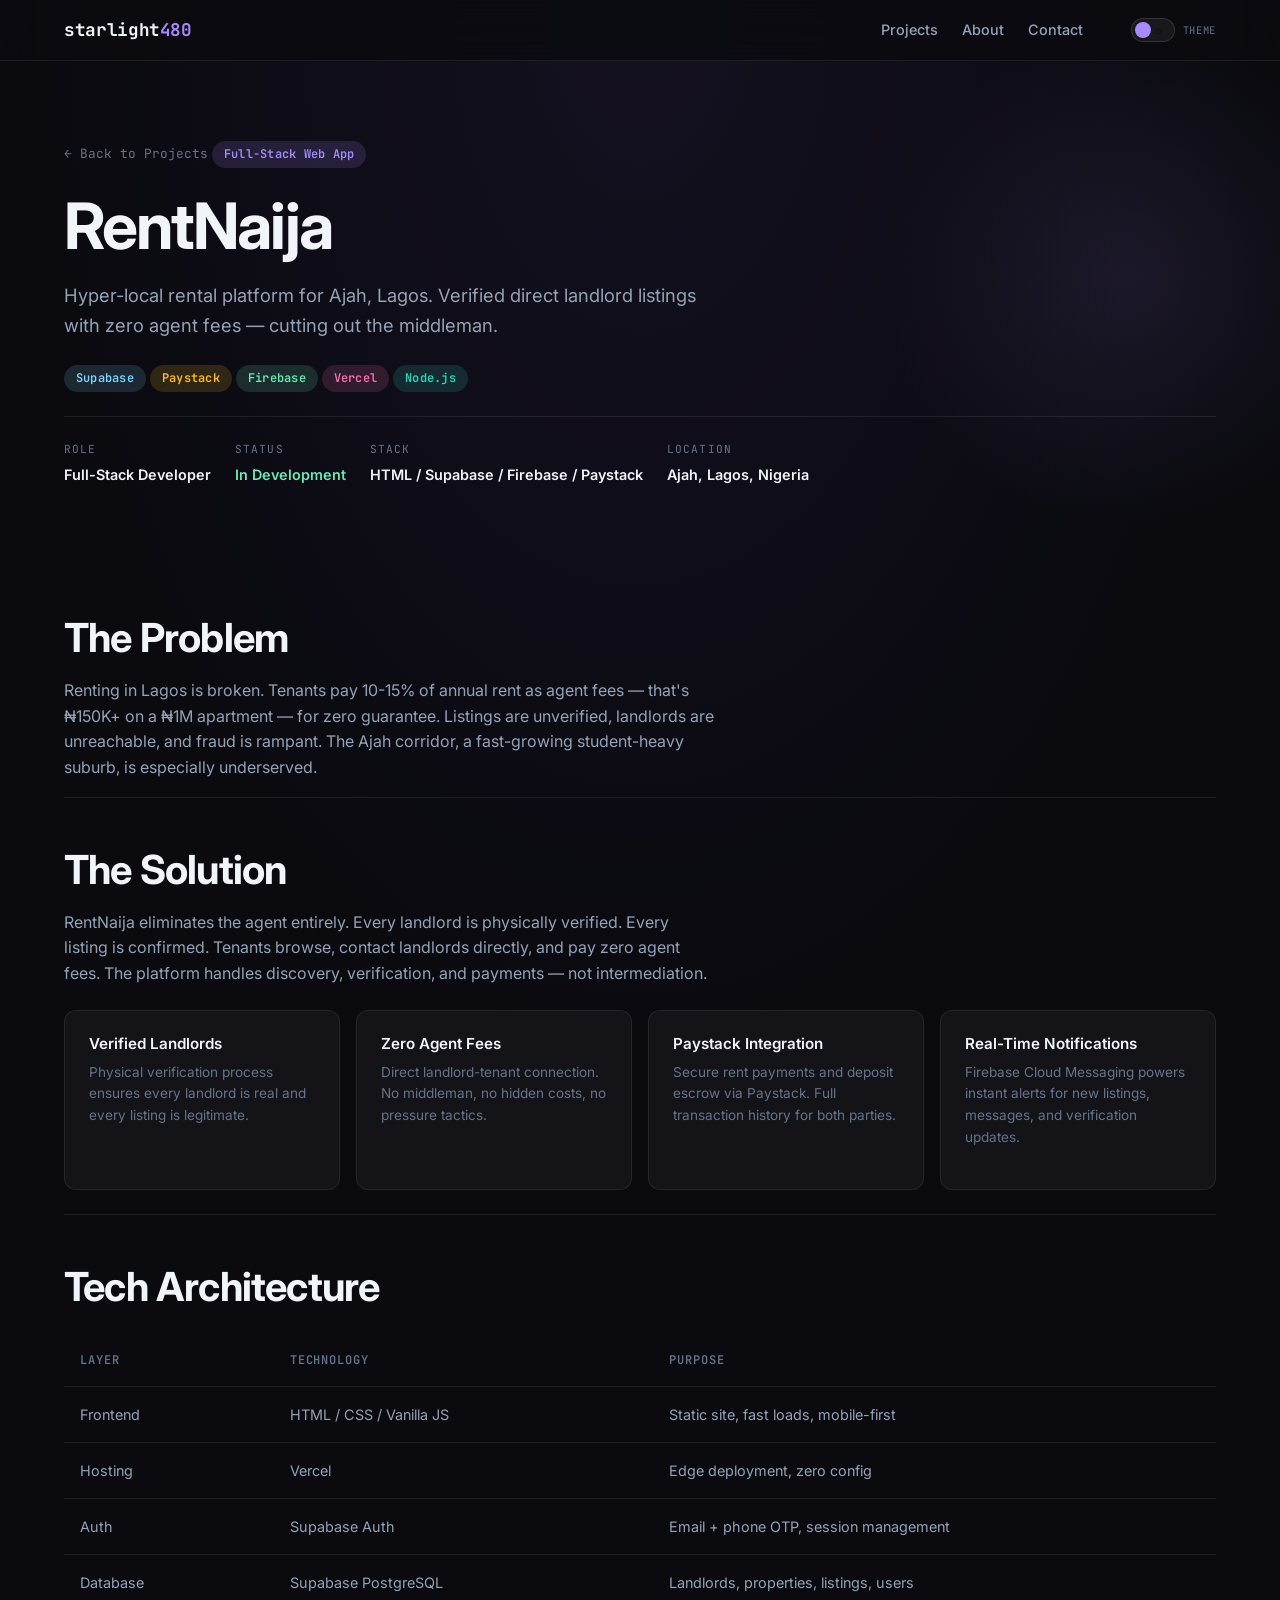
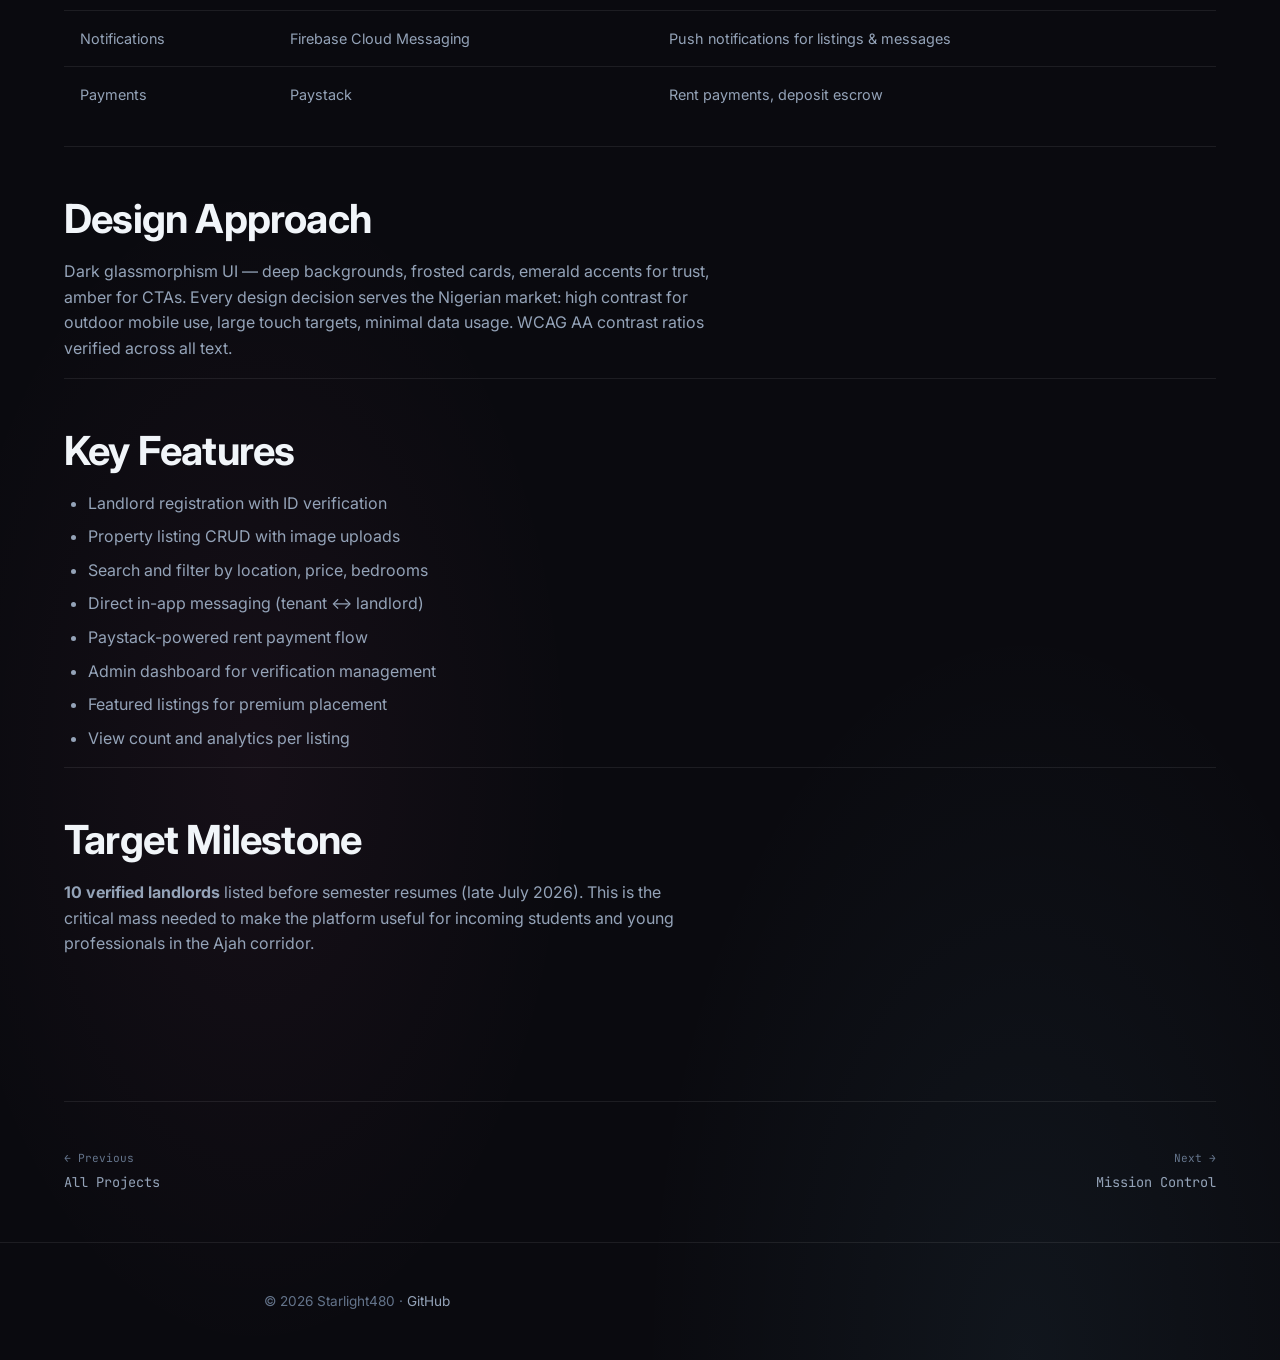
<file: projects/rentnaija.html>
<!DOCTYPE html>
<html lang="en">
<head>
  <meta charset="UTF-8">
  <meta name="viewport" content="width=device-width, initial-scale=1.0">
  <title>RentNaija — Starlight480 Portfolio</title>
  <meta name="description" content="RentNaija: Hyper-local rental platform for Ajah, Lagos. Verified direct landlord listings with zero agent fees.">
  <link rel="preconnect" href="https://fonts.googleapis.com">
  <link rel="preconnect" href="https://fonts.gstatic.com" crossorigin>
  <link href="https://fonts.googleapis.com/css2?family=Inter:wght@400;500;600;700;800&family=JetBrains+Mono:wght@400;500;600;700&display=swap" rel="stylesheet">
  <link rel="stylesheet" href="../css/style.css">
  <style>
    .project-hero {
      padding: 140px 0 var(--space-3xl);
      position: relative;
      overflow: hidden;
    }
    .project-hero::before {
      content: '';
      position: absolute;
      width: 500px;
      height: 500px;
      border-radius: 50%;
      background: radial-gradient(circle, rgba(167,139,250,0.1) 0%, transparent 70%);
      top: 5%;
      right: -100px;
      pointer-events: none;
    }
    .project-hero-content { position: relative; z-index: 1; }
    .back-link {
      font-family: var(--font-mono);
      font-size: 0.8rem;
      color: var(--text-muted);
      display: inline-flex;
      align-items: center;
      gap: var(--space-xs);
      margin-bottom: var(--space-lg);
      transition: color 0.2s;
    }
    .back-link:hover { color: var(--violet); }
    .project-hero h1 { margin-bottom: var(--space-md); }
    .project-hero-desc { font-size: 1.15rem; max-width: 55ch; margin-bottom: var(--space-lg); }
    .project-meta {
      display: flex;
      flex-wrap: wrap;
      gap: var(--space-lg);
      padding-top: var(--space-lg);
      border-top: 1px solid var(--border);
    }
    .project-meta-label {
      font-family: var(--font-mono);
      font-size: 0.7rem;
      text-transform: uppercase;
      letter-spacing: 0.1em;
      color: var(--text-muted);
      margin-bottom: var(--space-xs);
    }
    .project-meta-value { color: var(--text-heading); font-weight: 600; font-size: 0.9rem; }

    .project-body { padding: var(--space-3xl) 0; }
    .project-body h2 {
      margin-bottom: var(--space-md);
      padding-top: var(--space-2xl);
      border-top: 1px solid var(--border);
    }
    .project-body h2:first-of-type { border-top: none; padding-top: 0; }
    .project-body p { margin-bottom: var(--space-md); }
    .project-body ul { padding-left: var(--space-lg); margin-bottom: var(--space-md); }
    .project-body li { margin-bottom: var(--space-sm); }

    .feature-grid {
      display: grid;
      grid-template-columns: repeat(auto-fit, minmax(250px, 1fr));
      gap: var(--space-md);
      margin: var(--space-lg) 0;
    }
    .feature-card {
      padding: var(--space-lg);
      border-radius: var(--radius-md);
      background: var(--surface);
      border: 1px solid var(--border);
    }
    .feature-card h4 { margin-bottom: var(--space-sm); font-size: 0.95rem; }
    .feature-card p { font-size: 0.85rem; color: var(--text-muted); }

    .tech-table {
      width: 100%;
      border-collapse: collapse;
      margin: var(--space-lg) 0;
    }
    .tech-table th, .tech-table td {
      padding: var(--space-md);
      text-align: left;
      border-bottom: 1px solid var(--border);
    }
    .tech-table th {
      font-family: var(--font-mono);
      font-size: 0.75rem;
      text-transform: uppercase;
      letter-spacing: 0.08em;
      color: var(--text-muted);
      font-weight: 600;
    }
    .tech-table td { font-size: 0.9rem; }
    .tech-table tr:last-child td { border-bottom: none; }

    .project-nav {
      display: flex;
      justify-content: space-between;
      padding: var(--space-2xl) 0;
      border-top: 1px solid var(--border);
      margin-top: var(--space-3xl);
    }
    .project-nav-link {
      font-family: var(--font-mono);
      font-size: 0.85rem;
      color: var(--text-body);
      display: flex;
      flex-direction: column;
      gap: var(--space-xs);
      transition: color 0.2s;
    }
    .project-nav-link:hover { color: var(--violet); }
    .project-nav-link span { font-size: 0.7rem; color: var(--text-muted); }
    .project-nav-link.next { text-align: right; }
  </style>
</head>
<body>

  <nav class="nav">
    <div class="container nav-inner">
      <a href="../index.html" class="nav-logo">starlight<span>480</span></a>
      <div class="flex flex-center" style="gap: var(--space-lg);">
        <ul class="nav-links">
          <li><a href="../index.html">Projects</a></li>
          <li><a href="../about.html">About</a></li>
          <li><a href="../about.html#contact">Contact</a></li>
        </ul>
        <div class="theme-toggle">
          <button class="theme-toggle-btn" id="theme-toggle-btn" type="button" aria-label="Switch to liquid crystal">
            <span class="theme-toggle-icon theme-toggle-icon--moon active">●</span>
            <span class="theme-toggle-thumb"></span>
            <span class="theme-toggle-icon theme-toggle-icon--sun">○</span>
          </button>
          <span class="theme-toggle-label">Theme</span>
        </div>
      </div>
    </div>
  </nav>

  <section class="project-hero">
    <div class="container project-hero-content">
      <a href="../index.html" class="back-link">← Back to Projects</a>
      <div class="tag tag-violet mb-md">Full-Stack Web App</div>
      <h1>RentNaija</h1>
      <p class="project-hero-desc">
        Hyper-local rental platform for Ajah, Lagos. Verified direct landlord listings with zero agent fees — cutting out the middleman.
      </p>
      <div class="project-card-tags mb-lg">
        <span class="tag tag-cyan">Supabase</span>
        <span class="tag tag-amber">Paystack</span>
        <span class="tag tag-emerald">Firebase</span>
        <span class="tag tag-rose">Vercel</span>
        <span class="tag tag-teal">Node.js</span>
      </div>
      <div class="project-meta">
        <div>
          <div class="project-meta-label">Role</div>
          <div class="project-meta-value">Full-Stack Developer</div>
        </div>
        <div>
          <div class="project-meta-label">Status</div>
          <div class="project-meta-value" style="color: var(--emerald)">In Development</div>
        </div>
        <div>
          <div class="project-meta-label">Stack</div>
          <div class="project-meta-value">HTML / Supabase / Firebase / Paystack</div>
        </div>
        <div>
          <div class="project-meta-label">Location</div>
          <div class="project-meta-value">Ajah, Lagos, Nigeria</div>
        </div>
      </div>
    </div>
  </section>

  <section class="project-body">
    <div class="container">

      <h2>The Problem</h2>
      <p>
        Renting in Lagos is broken. Tenants pay 10-15% of annual rent as agent fees — that's ₦150K+ on a ₦1M apartment — for zero guarantee. Listings are unverified, landlords are unreachable, and fraud is rampant. The Ajah corridor, a fast-growing student-heavy suburb, is especially underserved.
      </p>

      <h2>The Solution</h2>
      <p>
        RentNaija eliminates the agent entirely. Every landlord is physically verified. Every listing is confirmed. Tenants browse, contact landlords directly, and pay zero agent fees. The platform handles discovery, verification, and payments — not intermediation.
      </p>

      <div class="feature-grid">
        <div class="feature-card">
          <h4>Verified Landlords</h4>
          <p>Physical verification process ensures every landlord is real and every listing is legitimate.</p>
        </div>
        <div class="feature-card">
          <h4>Zero Agent Fees</h4>
          <p>Direct landlord-tenant connection. No middleman, no hidden costs, no pressure tactics.</p>
        </div>
        <div class="feature-card">
          <h4>Paystack Integration</h4>
          <p>Secure rent payments and deposit escrow via Paystack. Full transaction history for both parties.</p>
        </div>
        <div class="feature-card">
          <h4>Real-Time Notifications</h4>
          <p>Firebase Cloud Messaging powers instant alerts for new listings, messages, and verification updates.</p>
        </div>
      </div>

      <h2>Tech Architecture</h2>
      <table class="tech-table">
        <thead>
          <tr>
            <th>Layer</th>
            <th>Technology</th>
            <th>Purpose</th>
          </tr>
        </thead>
        <tbody>
          <tr>
            <td>Frontend</td>
            <td>HTML / CSS / Vanilla JS</td>
            <td>Static site, fast loads, mobile-first</td>
          </tr>
          <tr>
            <td>Hosting</td>
            <td>Vercel</td>
            <td>Edge deployment, zero config</td>
          </tr>
          <tr>
            <td>Auth</td>
            <td>Supabase Auth</td>
            <td>Email + phone OTP, session management</td>
          </tr>
          <tr>
            <td>Database</td>
            <td>Supabase PostgreSQL</td>
            <td>Landlords, properties, listings, users</td>
          </tr>
          <tr>
            <td>Notifications</td>
            <td>Firebase Cloud Messaging</td>
            <td>Push notifications for listings & messages</td>
          </tr>
          <tr>
            <td>Payments</td>
            <td>Paystack</td>
            <td>Rent payments, deposit escrow</td>
          </tr>
        </tbody>
      </table>

      <h2>Design Approach</h2>
      <p>
        Dark glassmorphism UI — deep backgrounds, frosted cards, emerald accents for trust, amber for CTAs. Every design decision serves the Nigerian market: high contrast for outdoor mobile use, large touch targets, minimal data usage. WCAG AA contrast ratios verified across all text.
      </p>

      <h2>Key Features</h2>
      <ul>
        <li>Landlord registration with ID verification</li>
        <li>Property listing CRUD with image uploads</li>
        <li>Search and filter by location, price, bedrooms</li>
        <li>Direct in-app messaging (tenant ↔ landlord)</li>
        <li>Paystack-powered rent payment flow</li>
        <li>Admin dashboard for verification management</li>
        <li>Featured listings for premium placement</li>
        <li>View count and analytics per listing</li>
      </ul>

      <h2>Target Milestone</h2>
      <p>
        <strong>10 verified landlords</strong> listed before semester resumes (late July 2026). This is the critical mass needed to make the platform useful for incoming students and young professionals in the Ajah corridor.
      </p>

    </div>
  </section>

  <div class="container">
    <div class="project-nav">
      <a href="../index.html" class="project-nav-link">
        <span>← Previous</span>
        All Projects
      </a>
      <a href="mission-control.html" class="project-nav-link next">
        <span>Next →</span>
        Mission Control
      </a>
    </div>
  </div>

  <footer>
    <div class="container">
      <p>© 2026 Starlight480 · <a href="https://github.com/Starlight480" target="_blank" rel="noopener">GitHub</a></p>
    </div>
  </footer>

  <script src="../js/theme.js"></script>
</body>
</html>
</file>
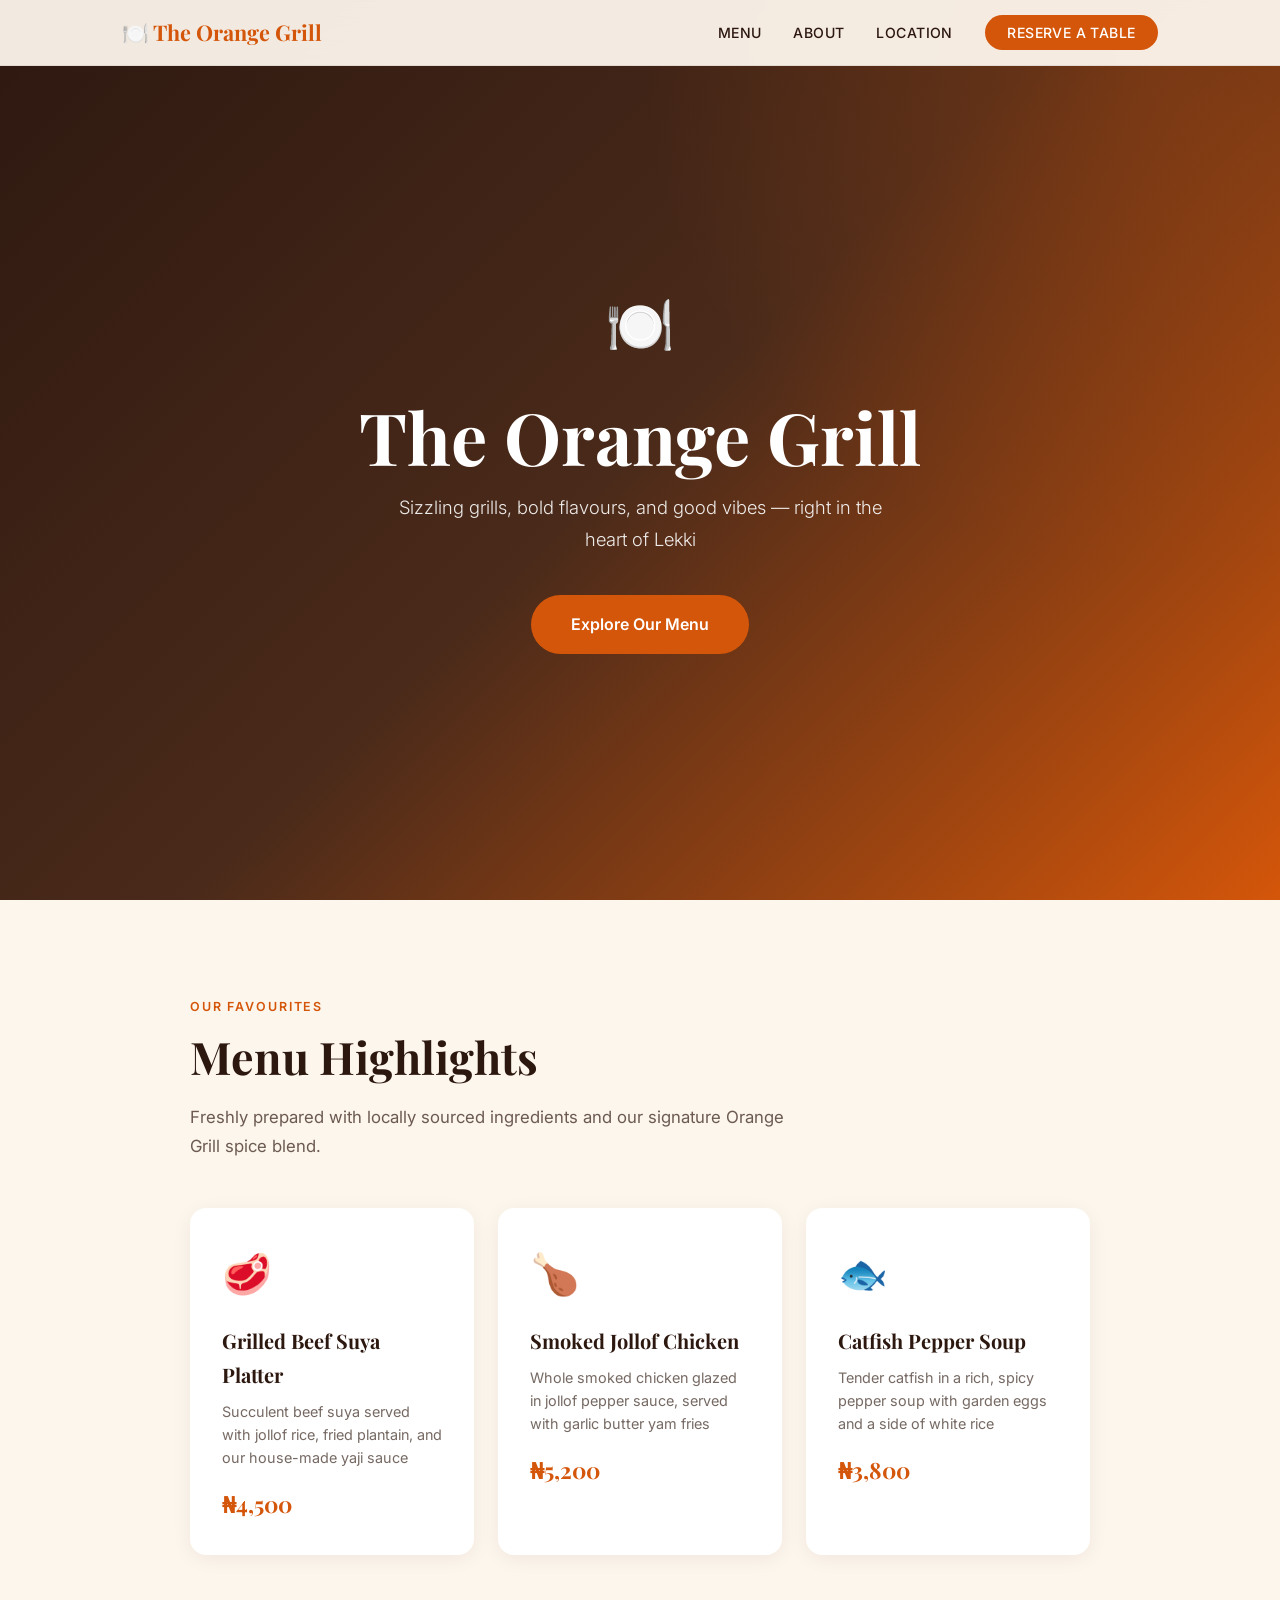
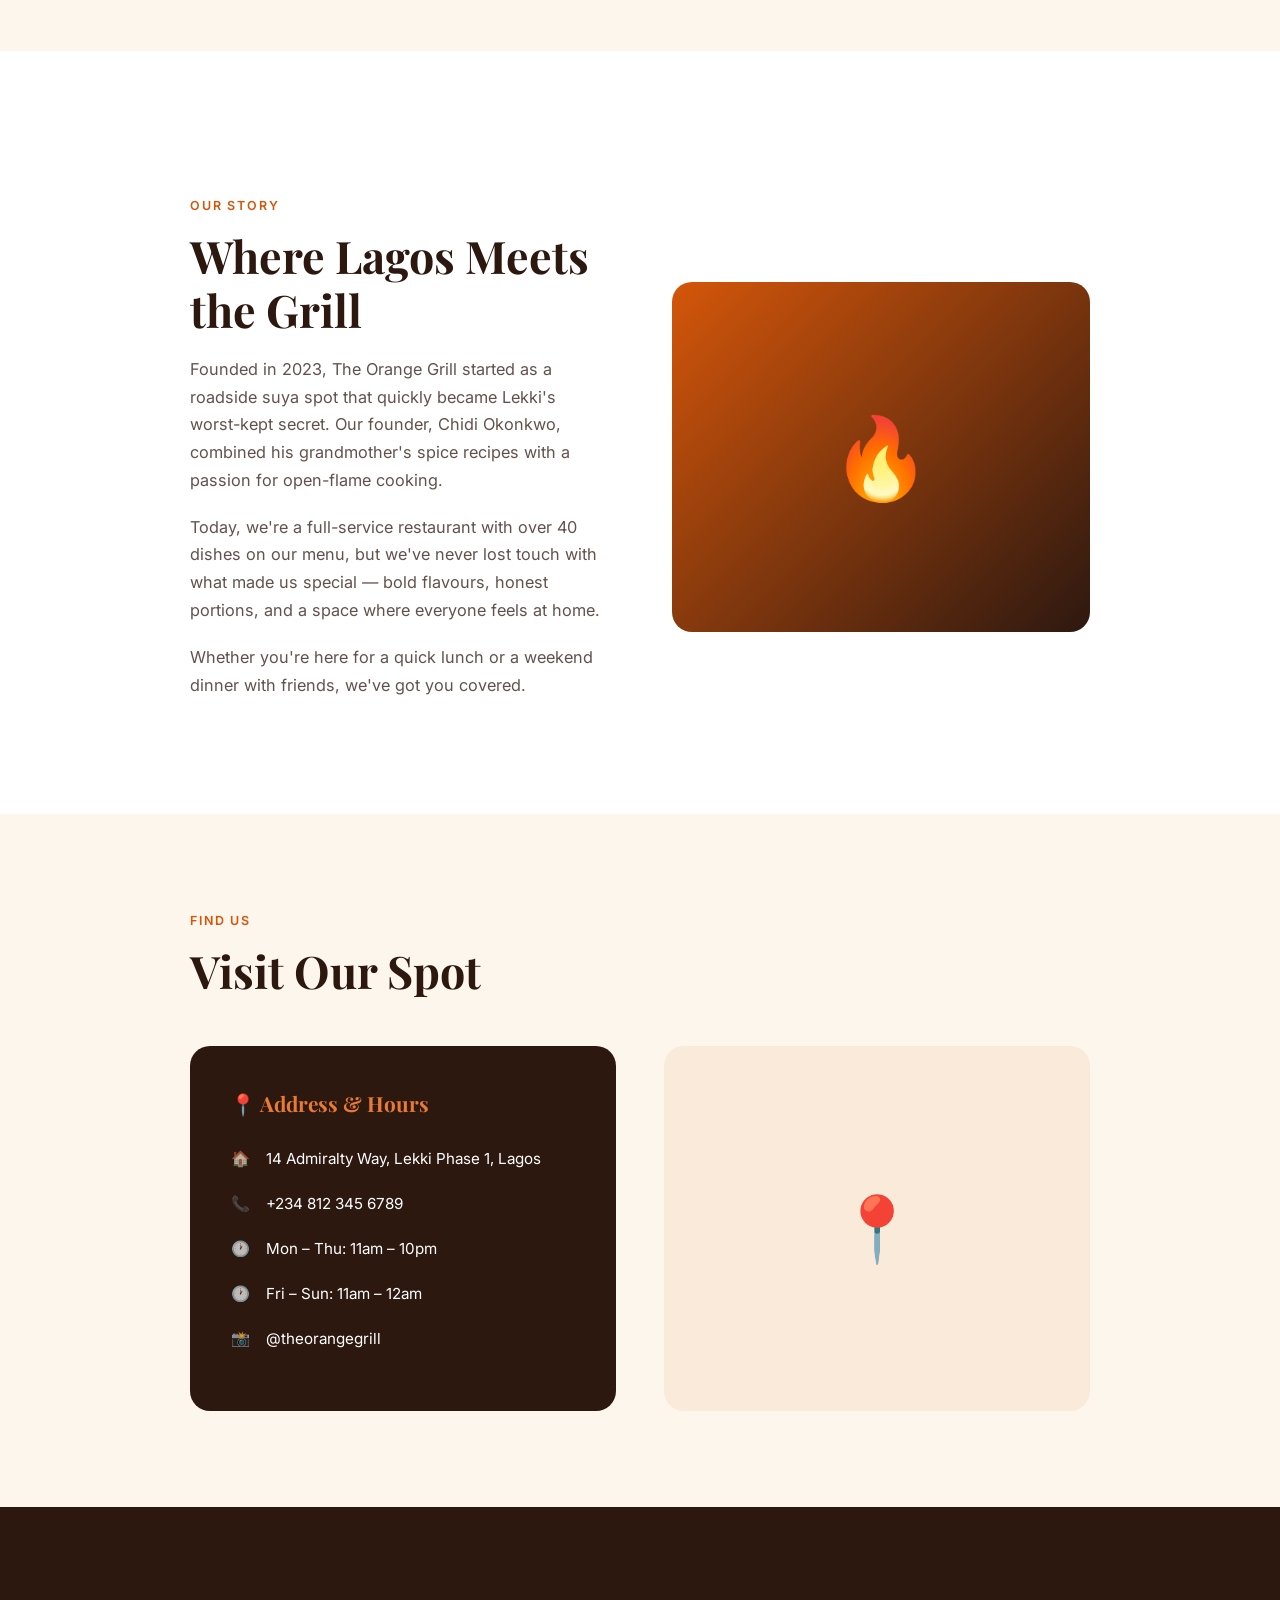
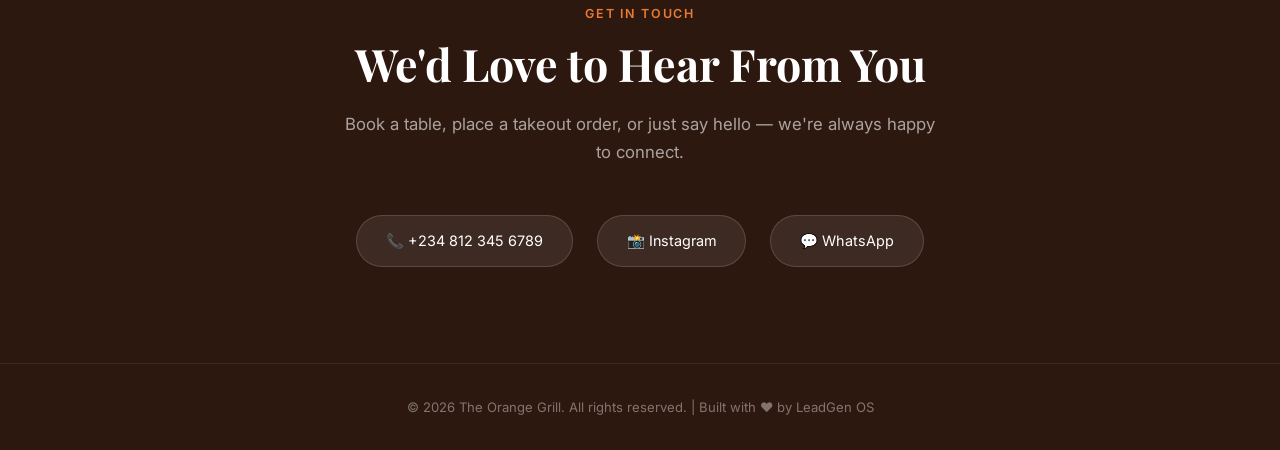
<file: projects/restaurant.html>
<!DOCTYPE html>
<html lang="en">
<head>
<meta charset="UTF-8">
<meta name="viewport" content="width=device-width, initial-scale=1.0">
<title>The Orange Grill — Lekki, Lagos</title>
<link href="https://fonts.googleapis.com/css2?family=Inter:wght@300;400;500;600&family=Playfair+Display:wght@400;600;700&display=swap" rel="stylesheet">
<style>
  *, *::before, *::after { margin: 0; padding: 0; box-sizing: border-box; }
  :root { --orange: #d4560a; --cream: #fdf6ec; --brown: #2d1810; --orange-light: #e87a33; }
  html { scroll-behavior: smooth; }
  body { font-family: 'Inter', sans-serif; background: var(--cream); color: var(--brown); line-height: 1.7; }
  h1, h2, h3, h4 { font-family: 'Playfair Display', serif; }
  a { text-decoration: none; color: inherit; }

  /* NAV */
  nav { position: fixed; top: 0; left: 0; right: 0; z-index: 100; background: rgba(253,246,236,0.95); backdrop-filter: blur(12px); border-bottom: 1px solid rgba(45,24,16,0.08); transition: box-shadow 0.3s; }
  nav.scrolled { box-shadow: 0 2px 20px rgba(45,24,16,0.1); }
  .nav-inner { max-width: 1100px; margin: 0 auto; padding: 0.9rem 2rem; display: flex; align-items: center; justify-content: space-between; }
  .nav-logo { font-family: 'Playfair Display', serif; font-size: 1.35rem; font-weight: 700; color: var(--orange); }
  .nav-links { display: flex; gap: 2rem; list-style: none; }
  .nav-links a { font-size: 0.88rem; font-weight: 500; letter-spacing: 0.03em; text-transform: uppercase; transition: color 0.2s; }
  .nav-links a:hover { color: var(--orange); }
  .nav-cta { background: var(--orange); color: #fff; padding: 0.55rem 1.4rem; border-radius: 50px; font-size: 0.85rem; font-weight: 600; transition: background 0.2s, transform 0.2s; }
  .nav-cta:hover { background: var(--orange-light); transform: translateY(-1px); }
  .menu-toggle { display: none; background: none; border: none; font-size: 1.5rem; color: var(--brown); cursor: pointer; }

  /* HERO */
  .hero { min-height: 100vh; display: flex; align-items: center; justify-content: center; text-align: center; background: linear-gradient(135deg, var(--brown) 0%, #4a2a1a 50%, var(--orange) 100%); color: #fff; padding: 6rem 2rem 4rem; position: relative; overflow: hidden; }
  .hero::before { content: ''; position: absolute; top: -50%; right: -30%; width: 80vw; height: 80vw; background: radial-gradient(circle, rgba(212,86,10,0.25) 0%, transparent 70%); border-radius: 50%; }
  .hero-content { position: relative; z-index: 1; max-width: 700px; }
  .hero-emoji { font-size: 3.5rem; margin-bottom: 1.5rem; display: block; }
  .hero h1 { font-size: clamp(2.8rem, 6vw, 4.5rem); font-weight: 700; line-height: 1.1; margin-bottom: 1rem; }
  .hero p { font-size: 1.15rem; opacity: 0.9; margin-bottom: 2.5rem; font-weight: 300; max-width: 500px; margin-left: auto; margin-right: auto; }
  .hero-btn { display: inline-block; padding: 1rem 2.5rem; background: var(--orange); color: #fff; border-radius: 50px; font-weight: 600; font-size: 1rem; transition: all 0.3s; }
  .hero-btn:hover { background: var(--orange-light); transform: translateY(-2px); box-shadow: 0 8px 30px rgba(212,86,10,0.4); }

  /* SECTIONS */
  section { padding: 6rem 2rem; }
  .container { max-width: 900px; margin: 0 auto; }
  .section-label { font-size: 0.78rem; text-transform: uppercase; letter-spacing: 0.15em; color: var(--orange); font-weight: 600; margin-bottom: 0.8rem; }
  .section-title { font-size: clamp(2rem, 4vw, 2.8rem); margin-bottom: 1.2rem; line-height: 1.2; }
  .section-subtitle { color: rgba(45,24,16,0.7); font-size: 1.05rem; max-width: 600px; }

  /* MENU */
  .menu-grid { display: grid; grid-template-columns: repeat(auto-fit, minmax(250px, 1fr)); gap: 1.5rem; margin-top: 3rem; }
  .menu-card { background: #fff; border-radius: 16px; padding: 2rem; box-shadow: 0 4px 20px rgba(45,24,16,0.06); transition: transform 0.3s, box-shadow 0.3s; }
  .menu-card:hover { transform: translateY(-4px); box-shadow: 0 8px 30px rgba(45,24,16,0.12); }
  .menu-card-emoji { font-size: 2.5rem; margin-bottom: 1rem; }
  .menu-card h3 { font-size: 1.25rem; margin-bottom: 0.5rem; }
  .menu-card p { font-size: 0.9rem; color: rgba(45,24,16,0.65); margin-bottom: 1rem; line-height: 1.6; }
  .menu-price { font-family: 'Playfair Display', serif; font-size: 1.4rem; font-weight: 700; color: var(--orange); }

  /* ABOUT */
  .about { background: #fff; }
  .about-grid { display: grid; grid-template-columns: 1fr 1fr; gap: 4rem; align-items: center; margin-top: 3rem; }
  .about-text p { margin-bottom: 1.2rem; color: rgba(45,24,16,0.75); font-size: 1.02rem; }
  .about-image { background: linear-gradient(135deg, var(--orange), var(--brown)); border-radius: 20px; height: 350px; display: flex; align-items: center; justify-content: center; font-size: 5rem; }

  /* LOCATION */
  .location-card { display: grid; grid-template-columns: 1fr 1fr; gap: 3rem; margin-top: 3rem; }
  .loc-info { background: var(--brown); color: #fff; border-radius: 20px; padding: 2.5rem; }
  .loc-info h3 { font-size: 1.3rem; margin-bottom: 1.5rem; color: var(--orange-light); }
  .loc-item { display: flex; gap: 1rem; margin-bottom: 1.2rem; font-size: 0.95rem; }
  .loc-item span { opacity: 0.7; min-width: 20px; text-align: center; }
  .loc-map { background: rgba(212,86,10,0.08); border-radius: 20px; display: flex; align-items: center; justify-content: center; min-height: 250px; font-size: 4rem; }

  /* CONTACT */
  .contact { background: var(--brown); color: #fff; text-align: center; }
  .contact .section-label { color: var(--orange-light); }
  .contact .section-subtitle { color: rgba(255,255,255,0.6); margin: 0 auto 3rem; }
  .contact-links { display: flex; justify-content: center; gap: 1.5rem; flex-wrap: wrap; }
  .contact-link { background: rgba(255,255,255,0.08); border: 1px solid rgba(255,255,255,0.15); border-radius: 50px; padding: 0.8rem 1.8rem; font-size: 0.9rem; transition: all 0.3s; }
  .contact-link:hover { background: var(--orange); border-color: var(--orange); }

  /* FOOTER */
  footer { background: var(--brown); border-top: 1px solid rgba(255,255,255,0.08); text-align: center; padding: 2rem; color: rgba(255,255,255,0.4); font-size: 0.82rem; }

  /* ANIMATIONS */
  .fade-in { opacity: 0; transform: translateY(30px); transition: opacity 0.7s ease, transform 0.7s ease; }
  .fade-in.visible { opacity: 1; transform: translateY(0); }

  /* RESPONSIVE */
  @media (max-width: 768px) {
    .nav-links { display: none; position: absolute; top: 100%; left: 0; right: 0; background: var(--cream); flex-direction: column; padding: 1.5rem 2rem; gap: 1.2rem; border-bottom: 1px solid rgba(45,24,16,0.08); }
    .nav-links.open { display: flex; }
    .menu-toggle { display: block; }
    .about-grid, .location-card { grid-template-columns: 1fr; gap: 2rem; }
    .about-image { height: 250px; }
    .contact-links { flex-direction: column; align-items: center; }
  }
</style>
</head>
<body>
<nav id="navbar">
  <div class="nav-inner">
    <a href="#" class="nav-logo">🍽️ The Orange Grill</a>
    <ul class="nav-links" id="navLinks">
      <li><a href="#menu">Menu</a></li>
      <li><a href="#about">About</a></li>
      <li><a href="#location">Location</a></li>
      <li><a href="#contact" class="nav-cta">Reserve a Table</a></li>
    </ul>
    <button class="menu-toggle" onclick="document.getElementById('navLinks').classList.toggle('open')">☰</button>
  </div>
</nav>

<section class="hero">
  <div class="hero-content fade-in">
    <span class="hero-emoji">🍽️</span>
    <h1>The Orange Grill</h1>
    <p>Sizzling grills, bold flavours, and good vibes — right in the heart of Lekki</p>
    <a href="#menu" class="hero-btn">Explore Our Menu</a>
  </div>
</section>

<section id="menu">
  <div class="container">
    <div class="fade-in">
      <p class="section-label">Our Favourites</p>
      <h2 class="section-title">Menu Highlights</h2>
      <p class="section-subtitle">Freshly prepared with locally sourced ingredients and our signature Orange Grill spice blend.</p>
    </div>
    <div class="menu-grid">
      <div class="menu-card fade-in">
        <div class="menu-card-emoji">🥩</div>
        <h3>Grilled Beef Suya Platter</h3>
        <p>Succulent beef suya served with jollof rice, fried plantain, and our house-made yaji sauce</p>
        <div class="menu-price">₦4,500</div>
      </div>
      <div class="menu-card fade-in">
        <div class="menu-card-emoji">🍗</div>
        <h3>Smoked Jollof Chicken</h3>
        <p>Whole smoked chicken glazed in jollof pepper sauce, served with garlic butter yam fries</p>
        <div class="menu-price">₦5,200</div>
      </div>
      <div class="menu-card fade-in">
        <div class="menu-card-emoji">🐟</div>
        <h3>Catfish Pepper Soup</h3>
        <p>Tender catfish in a rich, spicy pepper soup with garden eggs and a side of white rice</p>
        <div class="menu-price">₦3,800</div>
      </div>
    </div>
  </div>
</section>

<section id="about" class="about">
  <div class="container">
    <div class="about-grid">
      <div class="fade-in">
        <p class="section-label">Our Story</p>
        <h2 class="section-title">Where Lagos Meets the Grill</h2>
        <div class="about-text">
          <p>Founded in 2023, The Orange Grill started as a roadside suya spot that quickly became Lekki's worst-kept secret. Our founder, Chidi Okonkwo, combined his grandmother's spice recipes with a passion for open-flame cooking.</p>
          <p>Today, we're a full-service restaurant with over 40 dishes on our menu, but we've never lost touch with what made us special — bold flavours, honest portions, and a space where everyone feels at home.</p>
          <p>Whether you're here for a quick lunch or a weekend dinner with friends, we've got you covered.</p>
        </div>
      </div>
      <div class="about-image fade-in">🔥</div>
    </div>
  </div>
</section>

<section id="location">
  <div class="container">
    <div class="fade-in">
      <p class="section-label">Find Us</p>
      <h2 class="section-title">Visit Our Spot</h2>
    </div>
    <div class="location-card">
      <div class="loc-info fade-in">
        <h3>📍 Address & Hours</h3>
        <div class="loc-item"><span>🏠</span><div>14 Admiralty Way, Lekki Phase 1, Lagos</div></div>
        <div class="loc-item"><span>📞</span><div>+234 812 345 6789</div></div>
        <div class="loc-item"><span>🕐</span><div>Mon – Thu: 11am – 10pm</div></div>
        <div class="loc-item"><span>🕐</span><div>Fri – Sun: 11am – 12am</div></div>
        <div class="loc-item"><span>📸</span><div>@theorangegrill</div></div>
      </div>
      <div class="loc-map fade-in">📍</div>
    </div>
  </div>
</section>

<section id="contact" class="contact">
  <div class="container">
    <div class="fade-in">
      <p class="section-label">Get In Touch</p>
      <h2 class="section-title">We'd Love to Hear From You</h2>
      <p class="section-subtitle">Book a table, place a takeout order, or just say hello — we're always happy to connect.</p>
    </div>
    <div class="contact-links fade-in">
      <a href="tel:+2348123456789" class="contact-link">📞 +234 812 345 6789</a>
      <a href="https://instagram.com/theorangegrill" class="contact-link">📸 Instagram</a>
      <a href="https://wa.me/2348123456789" class="contact-link">💬 WhatsApp</a>
    </div>
  </div>
</section>

<footer>
  <p>© 2026 The Orange Grill. All rights reserved. | Built with ♥ by LeadGen OS</p>
</footer>

<script>
  // Sticky nav shadow
  window.addEventListener('scroll', () => {
    document.getElementById('navbar').classList.toggle('scrolled', window.scrollY > 20);
  });
  // Fade-in on scroll
  const observer = new IntersectionObserver((entries) => {
    entries.forEach(e => { if (e.isIntersecting) { e.target.classList.add('visible'); observer.unobserve(e.target); } });
  }, { threshold: 0.15 });
  document.querySelectorAll('.fade-in').forEach(el => observer.observe(el));
</script>
</body>
</html>
</file>
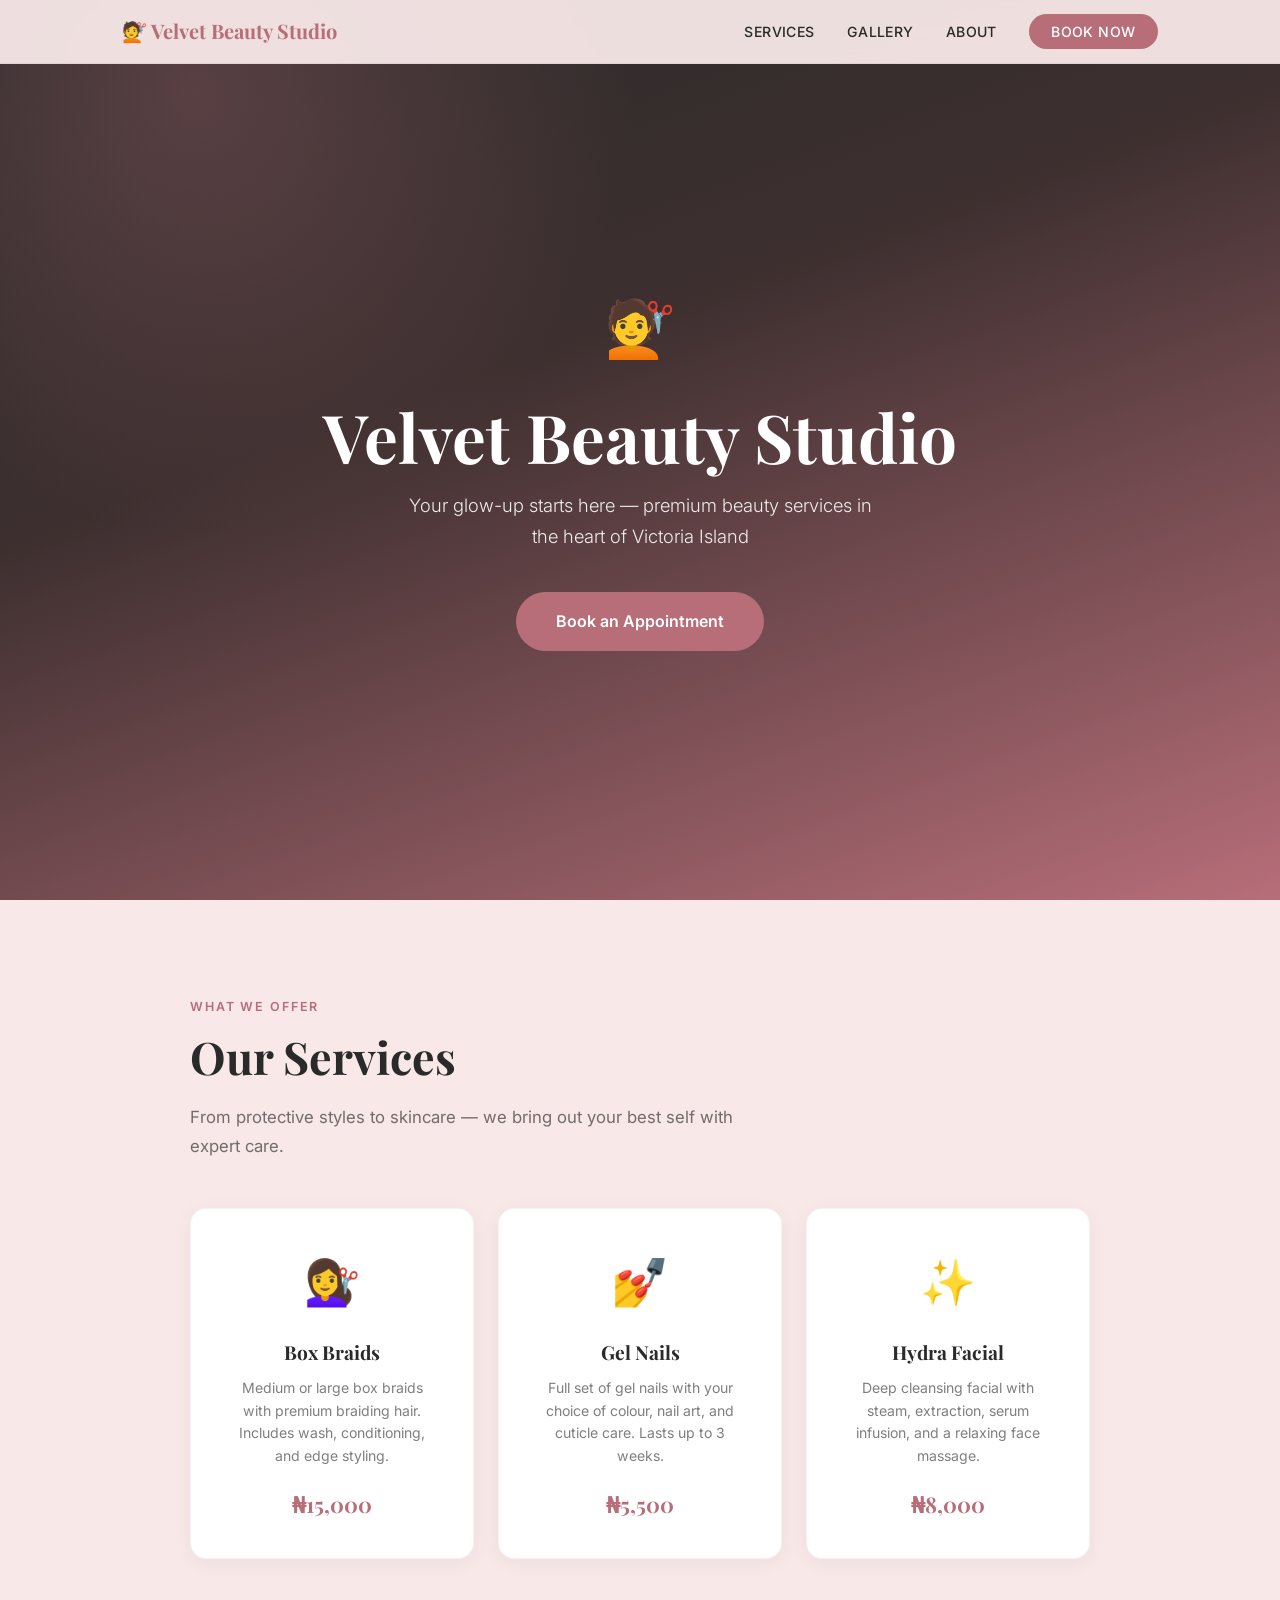
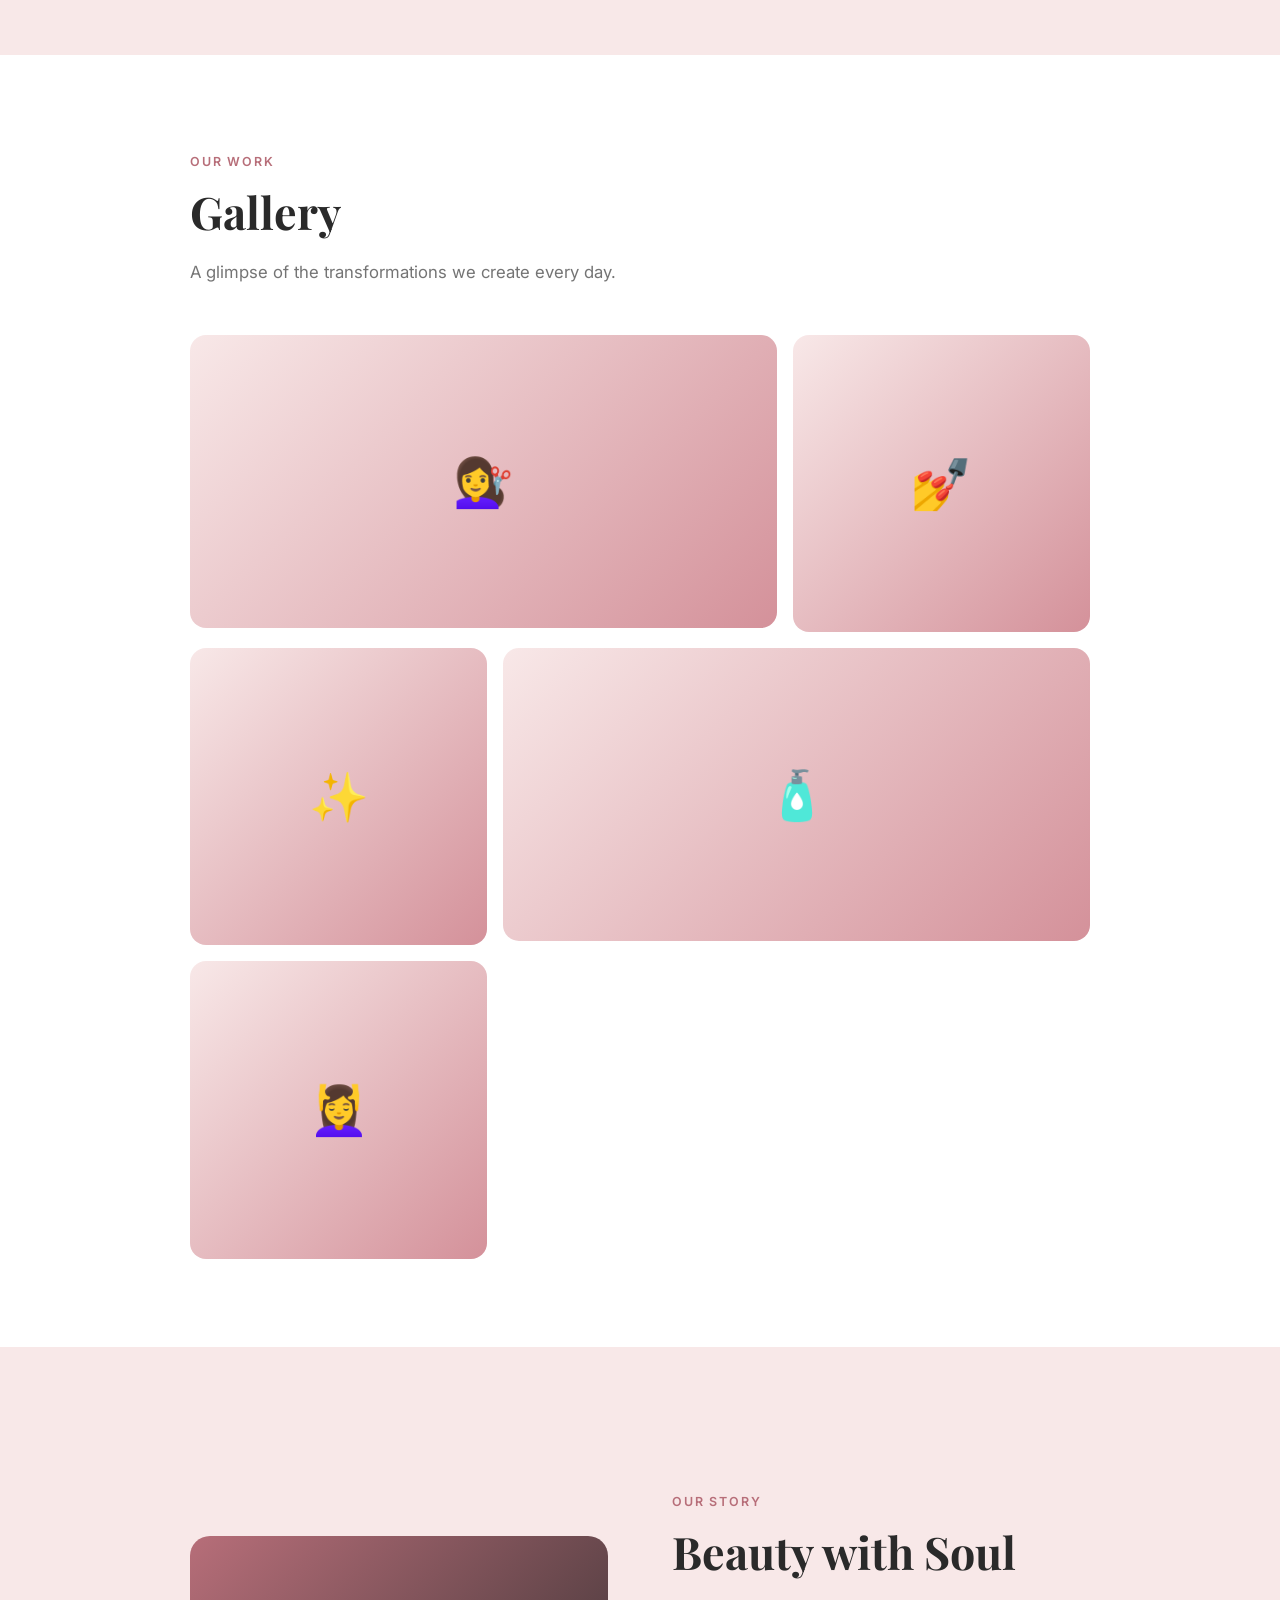
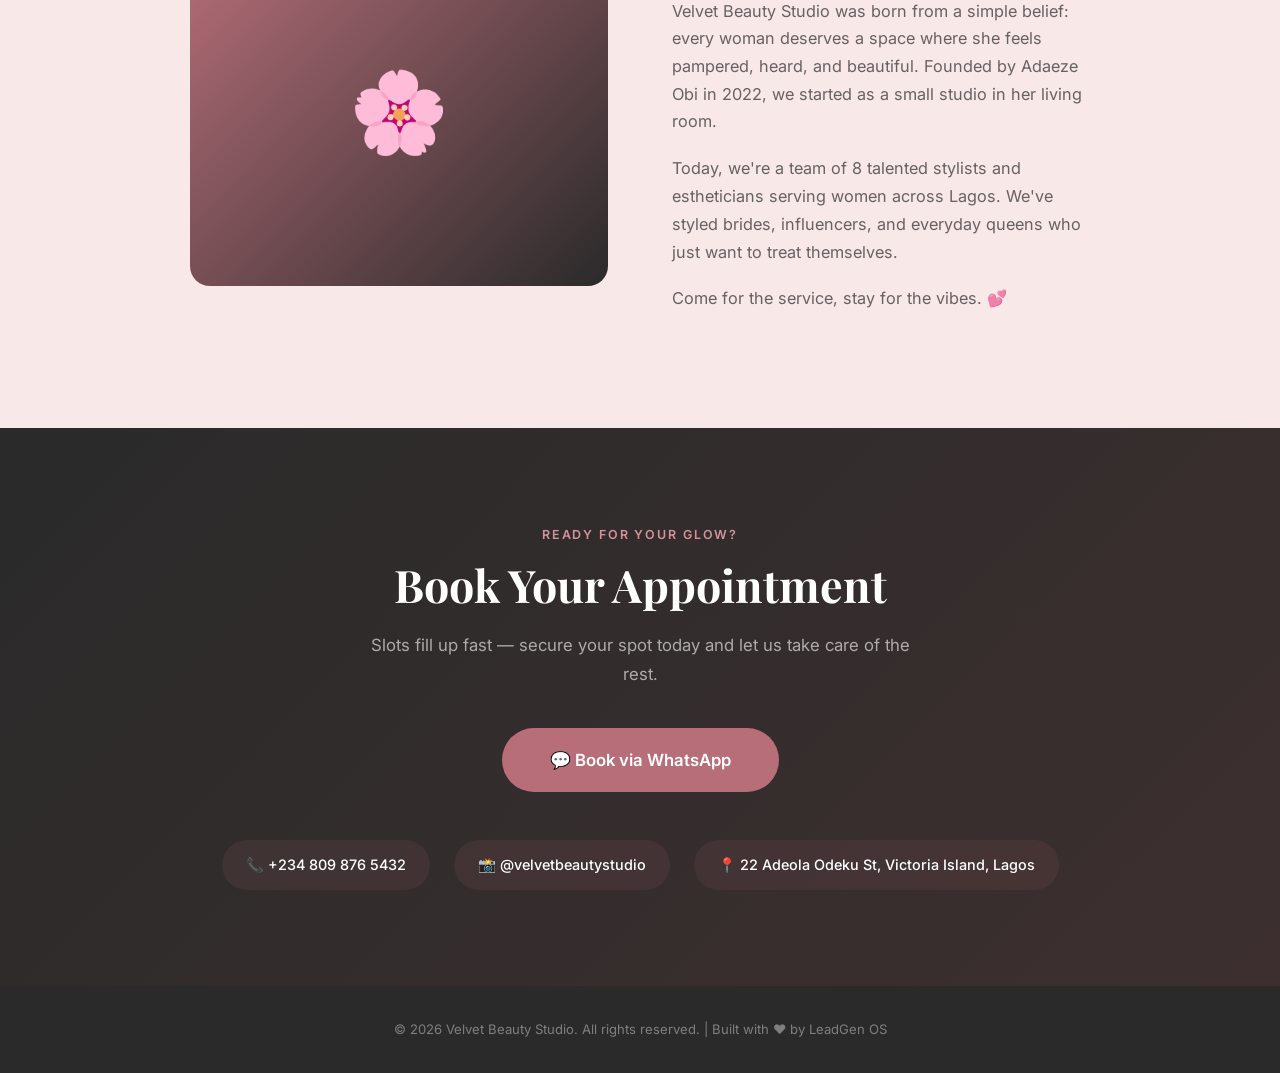
<file: projects/salon.html>
<!DOCTYPE html>
<html lang="en">
<head>
<meta charset="UTF-8">
<meta name="viewport" content="width=device-width, initial-scale=1.0">
<title>Velvet Beauty Studio — Victoria Island, Lagos</title>
<link href="https://fonts.googleapis.com/css2?family=Inter:wght@300;400;500;600&family=Playfair+Display:wght@400;600;700&display=swap" rel="stylesheet">
<style>
  *, *::before, *::after { margin: 0; padding: 0; box-sizing: border-box; }
  :root { --rose: #b76e79; --pink: #f8e8e8; --charcoal: #2a2a2a; --rose-light: #d4919a; }
  html { scroll-behavior: smooth; }
  body { font-family: 'Inter', sans-serif; background: var(--pink); color: var(--charcoal); line-height: 1.7; }
  h1, h2, h3, h4 { font-family: 'Playfair Display', serif; }
  a { text-decoration: none; color: inherit; }

  /* NAV */
  nav { position: fixed; top: 0; left: 0; right: 0; z-index: 100; background: rgba(248,232,232,0.95); backdrop-filter: blur(12px); border-bottom: 1px solid rgba(42,42,42,0.06); transition: box-shadow 0.3s; }
  nav.scrolled { box-shadow: 0 2px 20px rgba(42,42,42,0.08); }
  .nav-inner { max-width: 1100px; margin: 0 auto; padding: 0.9rem 2rem; display: flex; align-items: center; justify-content: space-between; }
  .nav-logo { font-family: 'Playfair Display', serif; font-size: 1.25rem; font-weight: 700; color: var(--rose); }
  .nav-links { display: flex; gap: 2rem; list-style: none; align-items: center; }
  .nav-links a { font-size: 0.88rem; font-weight: 500; letter-spacing: 0.03em; text-transform: uppercase; transition: color 0.2s; }
  .nav-links a:hover { color: var(--rose); }
  .nav-cta { background: var(--rose); color: #fff !important; padding: 0.55rem 1.4rem; border-radius: 50px; font-size: 0.85rem; font-weight: 600; transition: all 0.2s; }
  .nav-cta:hover { background: var(--rose-light); transform: translateY(-1px); }
  .menu-toggle { display: none; background: none; border: none; font-size: 1.5rem; color: var(--charcoal); cursor: pointer; }

  /* HERO */
  .hero { min-height: 100vh; display: flex; align-items: center; justify-content: center; text-align: center; background: linear-gradient(160deg, var(--charcoal) 0%, #3d2f2f 40%, var(--rose) 100%); color: #fff; padding: 6rem 2rem 4rem; position: relative; overflow: hidden; }
  .hero::before { content: ''; position: absolute; top: -40%; left: -20%; width: 70vw; height: 70vw; background: radial-gradient(circle, rgba(183,110,121,0.3) 0%, transparent 70%); border-radius: 50%; }
  .hero-content { position: relative; z-index: 1; max-width: 650px; }
  .hero-emoji { font-size: 3.5rem; margin-bottom: 1.5rem; display: block; }
  .hero h1 { font-size: clamp(2.8rem, 6vw, 4.2rem); font-weight: 700; line-height: 1.1; margin-bottom: 1rem; }
  .hero p { font-size: 1.15rem; opacity: 0.9; margin-bottom: 2.5rem; font-weight: 300; max-width: 480px; margin-left: auto; margin-right: auto; }
  .hero-btn { display: inline-block; padding: 1rem 2.5rem; background: var(--rose); color: #fff; border-radius: 50px; font-weight: 600; font-size: 1rem; transition: all 0.3s; }
  .hero-btn:hover { background: var(--rose-light); transform: translateY(-2px); box-shadow: 0 8px 30px rgba(183,110,121,0.4); }

  /* SECTIONS */
  section { padding: 6rem 2rem; }
  .container { max-width: 900px; margin: 0 auto; }
  .section-label { font-size: 0.78rem; text-transform: uppercase; letter-spacing: 0.15em; color: var(--rose); font-weight: 600; margin-bottom: 0.8rem; }
  .section-title { font-size: clamp(2rem, 4vw, 2.8rem); margin-bottom: 1.2rem; line-height: 1.2; }
  .section-subtitle { color: rgba(42,42,42,0.65); font-size: 1.05rem; max-width: 550px; }

  /* SERVICES */
  .services-grid { display: grid; grid-template-columns: repeat(auto-fit, minmax(250px, 1fr)); gap: 1.5rem; margin-top: 3rem; }
  .service-card { background: #fff; border-radius: 16px; padding: 2.2rem; text-align: center; box-shadow: 0 4px 20px rgba(42,42,42,0.05); transition: transform 0.3s, box-shadow 0.3s; border: 1px solid rgba(183,110,121,0.1); }
  .service-card:hover { transform: translateY(-4px); box-shadow: 0 12px 35px rgba(183,110,121,0.12); }
  .service-emoji { font-size: 2.8rem; margin-bottom: 1rem; }
  .service-card h3 { font-size: 1.2rem; margin-bottom: 0.5rem; }
  .service-card p { font-size: 0.88rem; color: rgba(42,42,42,0.6); margin-bottom: 1.2rem; line-height: 1.6; }
  .service-price { font-family: 'Playfair Display', serif; font-size: 1.35rem; font-weight: 700; color: var(--rose); }

  /* GALLERY */
  .gallery { background: #fff; }
  .gallery-grid { display: grid; grid-template-columns: repeat(3, 1fr); gap: 1rem; margin-top: 3rem; }
  .gallery-item { background: linear-gradient(135deg, var(--pink), var(--rose-light)); border-radius: 16px; aspect-ratio: 1; display: flex; align-items: center; justify-content: center; font-size: 3rem; transition: transform 0.3s; }
  .gallery-item:hover { transform: scale(1.03); }
  .gallery-item:nth-child(1) { grid-column: span 2; aspect-ratio: 2/1; }
  .gallery-item:nth-child(4) { grid-column: span 2; aspect-ratio: 2/1; }

  /* ABOUT */
  .about-grid { display: grid; grid-template-columns: 1fr 1fr; gap: 4rem; align-items: center; margin-top: 3rem; }
  .about-image { background: linear-gradient(135deg, var(--rose), var(--charcoal)); border-radius: 20px; height: 350px; display: flex; align-items: center; justify-content: center; font-size: 5rem; }
  .about-text p { margin-bottom: 1.2rem; color: rgba(42,42,42,0.7); font-size: 1.02rem; }

  /* BOOKING CTA */
  .booking-cta { background: linear-gradient(135deg, var(--charcoal), #3d2f2f); color: #fff; text-align: center; }
  .booking-cta .section-label { color: var(--rose-light); }
  .booking-cta .section-subtitle { color: rgba(255,255,255,0.6); margin: 0 auto 2.5rem; }
  .booking-btn { display: inline-block; padding: 1.1rem 3rem; background: var(--rose); color: #fff; border-radius: 50px; font-weight: 600; font-size: 1.05rem; transition: all 0.3s; }
  .booking-btn:hover { background: var(--rose-light); transform: translateY(-2px); box-shadow: 0 10px 30px rgba(183,110,121,0.4); }

  /* CONTACT */
  .contact-info { display: flex; justify-content: center; gap: 1.5rem; flex-wrap: wrap; margin-top: 3rem; }
  .contact-item { display: flex; align-items: center; gap: 0.6rem; background: rgba(183,110,121,0.1); padding: 0.8rem 1.5rem; border-radius: 50px; font-size: 0.9rem; font-weight: 500; transition: all 0.3s; }
  .contact-item:hover { background: var(--rose); color: #fff; }

  /* FOOTER */
  footer { background: var(--charcoal); text-align: center; padding: 2rem; color: rgba(255,255,255,0.4); font-size: 0.82rem; }

  /* ANIMATIONS */
  .fade-in { opacity: 0; transform: translateY(30px); transition: opacity 0.7s ease, transform 0.7s ease; }
  .fade-in.visible { opacity: 1; transform: translateY(0); }

  /* RESPONSIVE */
  @media (max-width: 768px) {
    .nav-links { display: none; position: absolute; top: 100%; left: 0; right: 0; background: var(--pink); flex-direction: column; padding: 1.5rem 2rem; gap: 1.2rem; border-bottom: 1px solid rgba(42,42,42,0.06); }
    .nav-links.open { display: flex; }
    .menu-toggle { display: block; }
    .about-grid { grid-template-columns: 1fr; gap: 2rem; }
    .about-image { height: 250px; }
    .gallery-grid { grid-template-columns: 1fr 1fr; }
    .gallery-item:nth-child(1), .gallery-item:nth-child(4) { grid-column: span 1; aspect-ratio: 1; }
    .contact-info { flex-direction: column; align-items: center; }
  }
</style>
</head>
<body>
<nav id="navbar">
  <div class="nav-inner">
    <a href="#" class="nav-logo">💇 Velvet Beauty Studio</a>
    <ul class="nav-links" id="navLinks">
      <li><a href="#services">Services</a></li>
      <li><a href="#gallery">Gallery</a></li>
      <li><a href="#about">About</a></li>
      <li><a href="#book" class="nav-cta">Book Now</a></li>
    </ul>
    <button class="menu-toggle" onclick="document.getElementById('navLinks').classList.toggle('open')">☰</button>
  </div>
</nav>

<section class="hero">
  <div class="hero-content fade-in">
    <span class="hero-emoji">💇</span>
    <h1>Velvet Beauty Studio</h1>
    <p>Your glow-up starts here — premium beauty services in the heart of Victoria Island</p>
    <a href="#book" class="hero-btn">Book an Appointment</a>
  </div>
</section>

<section id="services">
  <div class="container">
    <div class="fade-in">
      <p class="section-label">What We Offer</p>
      <h2 class="section-title">Our Services</h2>
      <p class="section-subtitle">From protective styles to skincare — we bring out your best self with expert care.</p>
    </div>
    <div class="services-grid">
      <div class="service-card fade-in">
        <div class="service-emoji">💇‍♀️</div>
        <h3>Box Braids</h3>
        <p>Medium or large box braids with premium braiding hair. Includes wash, conditioning, and edge styling.</p>
        <div class="service-price">₦15,000</div>
      </div>
      <div class="service-card fade-in">
        <div class="service-emoji">💅</div>
        <h3>Gel Nails</h3>
        <p>Full set of gel nails with your choice of colour, nail art, and cuticle care. Lasts up to 3 weeks.</p>
        <div class="service-price">₦5,500</div>
      </div>
      <div class="service-card fade-in">
        <div class="service-emoji">✨</div>
        <h3>Hydra Facial</h3>
        <p>Deep cleansing facial with steam, extraction, serum infusion, and a relaxing face massage.</p>
        <div class="service-price">₦8,000</div>
      </div>
    </div>
  </div>
</section>

<section id="gallery" class="gallery">
  <div class="container">
    <div class="fade-in">
      <p class="section-label">Our Work</p>
      <h2 class="section-title">Gallery</h2>
      <p class="section-subtitle">A glimpse of the transformations we create every day.</p>
    </div>
    <div class="gallery-grid">
      <div class="gallery-item fade-in">💇‍♀️</div>
      <div class="gallery-item fade-in">💅</div>
      <div class="gallery-item fade-in">✨</div>
      <div class="gallery-item fade-in">🧴</div>
      <div class="gallery-item fade-in">💆‍♀️</div>
    </div>
  </div>
</section>

<section id="about">
  <div class="container">
    <div class="about-grid">
      <div class="about-image fade-in">🌸</div>
      <div class="fade-in">
        <p class="section-label">Our Story</p>
        <h2 class="section-title">Beauty with Soul</h2>
        <div class="about-text">
          <p>Velvet Beauty Studio was born from a simple belief: every woman deserves a space where she feels pampered, heard, and beautiful. Founded by Adaeze Obi in 2022, we started as a small studio in her living room.</p>
          <p>Today, we're a team of 8 talented stylists and estheticians serving women across Lagos. We've styled brides, influencers, and everyday queens who just want to treat themselves.</p>
          <p>Come for the service, stay for the vibes. 💕</p>
        </div>
      </div>
    </div>
  </div>
</section>

<section id="book" class="booking-cta">
  <div class="container">
    <div class="fade-in">
      <p class="section-label">Ready for Your Glow?</p>
      <h2 class="section-title" style="color:#fff;">Book Your Appointment</h2>
      <p class="section-subtitle">Slots fill up fast — secure your spot today and let us take care of the rest.</p>
      <a href="https://wa.me/2348098765432" class="booking-btn">💬 Book via WhatsApp</a>
    </div>
    <div class="contact-info fade-in">
      <div class="contact-item">📞 +234 809 876 5432</div>
      <div class="contact-item">📸 @velvetbeautystudio</div>
      <div class="contact-item">📍 22 Adeola Odeku St, Victoria Island, Lagos</div>
    </div>
  </div>
</section>

<footer>
  <p>© 2026 Velvet Beauty Studio. All rights reserved. | Built with ♥ by LeadGen OS</p>
</footer>

<script>
  window.addEventListener('scroll', () => {
    document.getElementById('navbar').classList.toggle('scrolled', window.scrollY > 20);
  });
  const observer = new IntersectionObserver((entries) => {
    entries.forEach(e => { if (e.isIntersecting) { e.target.classList.add('visible'); observer.unobserve(e.target); } });
  }, { threshold: 0.15 });
  document.querySelectorAll('.fade-in').forEach(el => observer.observe(el));
</script>
</body>
</html>
</file>
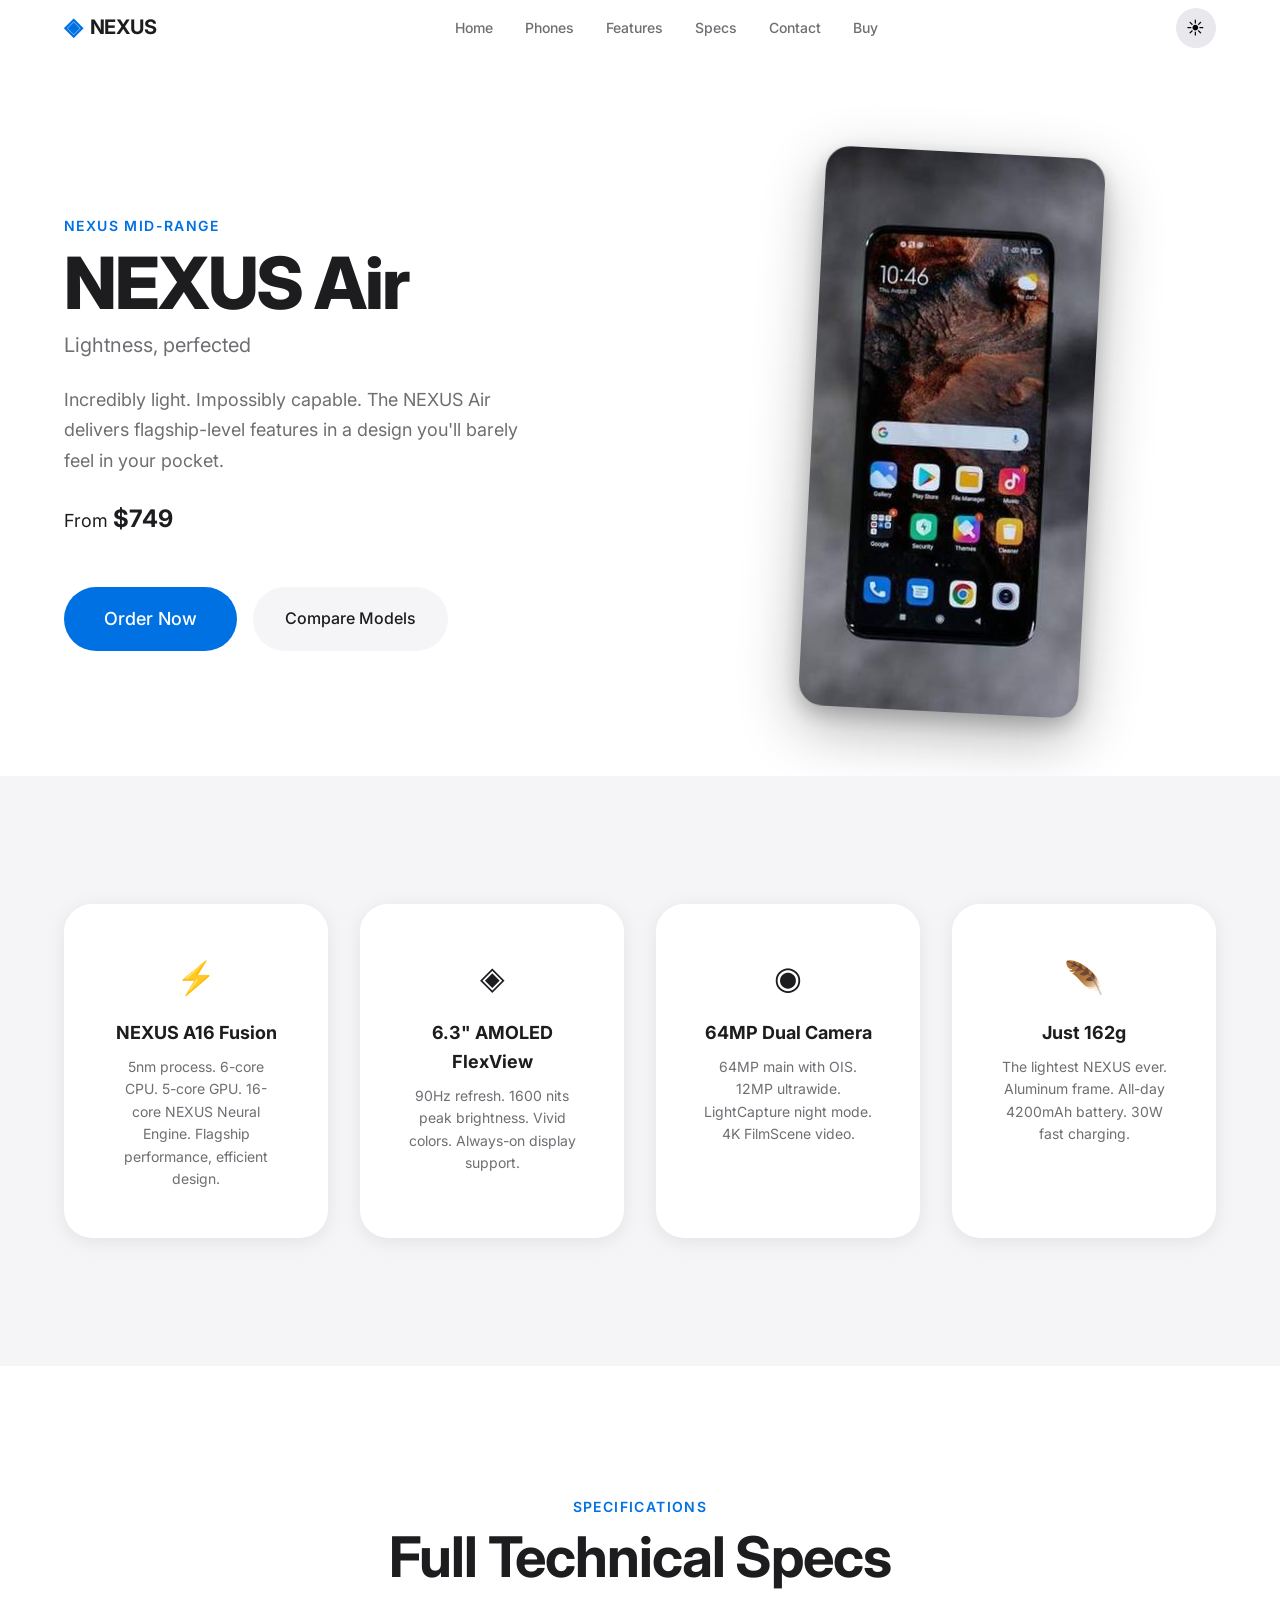
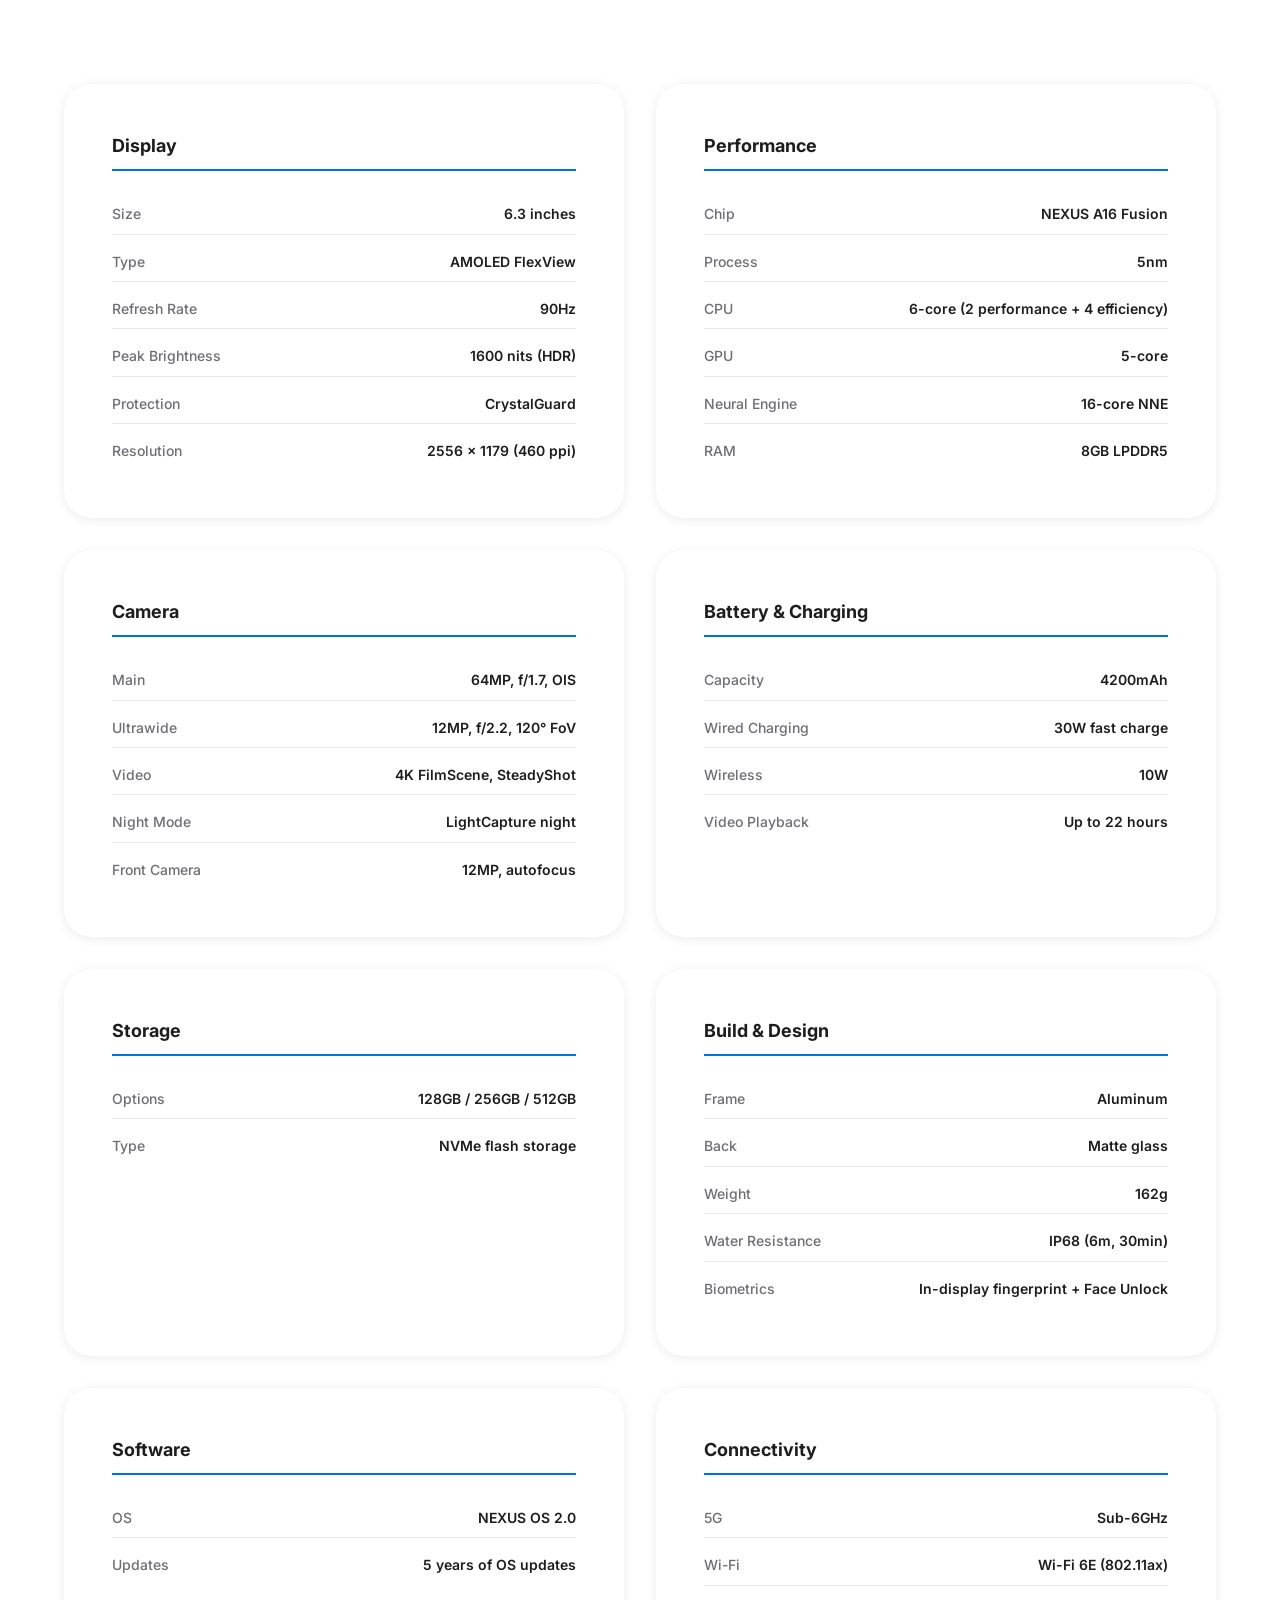
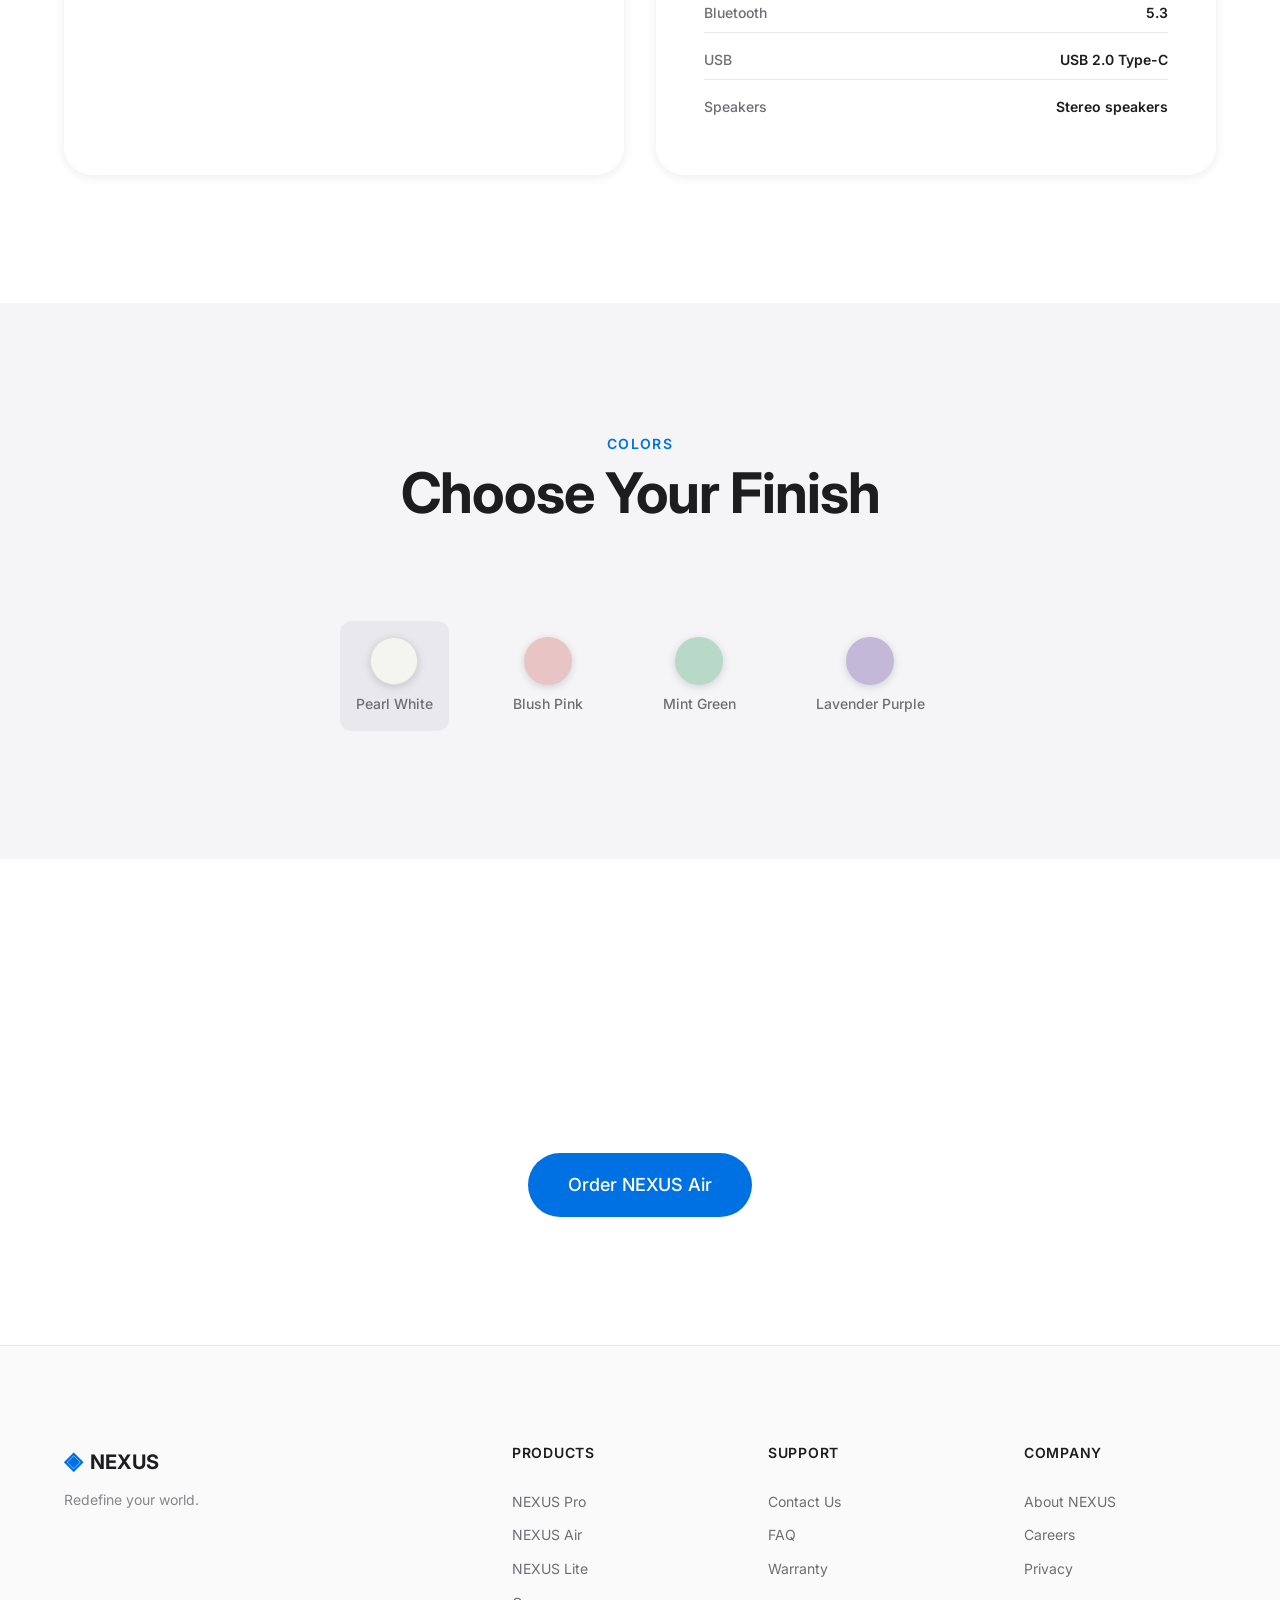
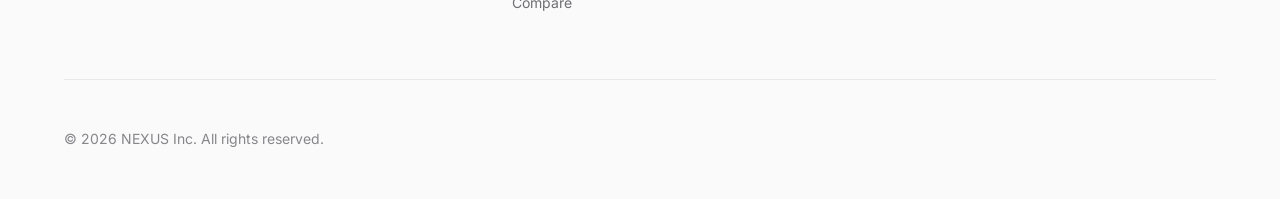
<file: projects/phone-brand/pages/air.html>
<!DOCTYPE html>
<html lang="en" data-theme="light">
<head>
    <meta charset="UTF-8">
    <meta name="viewport" content="width=device-width, initial-scale=1.0">
    <title>NEXUS Air — Lightness, Perfected</title>
    <link rel="preconnect" href="https://fonts.googleapis.com">
    <link rel="preconnect" href="https://fonts.gstatic.com" crossorigin>
    <link href="https://fonts.googleapis.com/css2?family=Inter:wght@300;400;500;600;700;800;900&display=swap" rel="stylesheet">
    <link rel="stylesheet" href="../css/style.css">
</head>
<body>
    <!-- ========== NAVBAR ========== -->
    <nav class="navbar" id="navbar">
        <div class="nav-container">
            <a href="../index.html" class="nav-logo">
                <span class="logo-icon">◈</span>
                <span class="logo-text">NEXUS</span>
            </a>
            <ul class="nav-links" id="navLinks">
                <li><a href="../index.html#hero" class="nav-link">Home</a></li>
                <li><a href="../index.html#products" class="nav-link">Phones</a></li>
                <li><a href="../index.html#features" class="nav-link">Features</a></li>
                <li><a href="../index.html#specs" class="nav-link">Specs</a></li>
                <li><a href="../index.html#contact" class="nav-link">Contact</a></li>
                <li><a href="../index.html#cta" class="nav-link">Buy</a></li>
            </ul>
            <div class="nav-actions">
                <button class="theme-toggle" id="themeToggle" aria-label="Toggle theme">
                    <span class="theme-icon theme-icon-light">☀</span>
                    <span class="theme-icon theme-icon-dark">☾</span>
                </button>
                <button class="hamburger" id="hamburger" aria-label="Toggle menu">
                    <span class="hamburger-line"></span>
                    <span class="hamburger-line"></span>
                    <span class="hamburger-line"></span>
                </button>
            </div>
        </div>
    </nav>

    <div class="mobile-menu" id="mobileMenu">
        <div class="mobile-menu-overlay" id="mobileOverlay"></div>
        <div class="mobile-menu-panel" id="mobilePanel">
            <ul class="mobile-nav-links">
                <li><a href="../index.html#hero" class="mobile-nav-link">Home</a></li>
                <li><a href="../index.html#products" class="mobile-nav-link">Phones</a></li>
                <li><a href="../index.html#features" class="mobile-nav-link">Features</a></li>
                <li><a href="../index.html#specs" class="mobile-nav-link">Specs</a></li>
                <li><a href="../index.html#contact" class="mobile-nav-link">Contact</a></li>
                <li><a href="../index.html#cta" class="mobile-nav-link">Buy</a></li>
            </ul>
        </div>
    </div>

    <!-- ========== DETAIL HERO ========== -->
    <section class="detail-hero" data-scroll-animation="fade-up">
        <div class="detail-hero-container">
            <div class="detail-hero-content">
                <span class="detail-eyebrow">NEXUS Mid-Range</span>
                <h1 class="detail-title">NEXUS Air</h1>
                <p class="detail-tagline">Lightness, perfected</p>
                <p class="detail-intro">Incredibly light. Impossibly capable. The NEXUS Air delivers flagship-level features in a design you'll barely feel in your pocket.</p>
                <p class="detail-price">From <strong>$749</strong></p>
                <div class="detail-cta-group">
                    <a href="../index.html#cta" class="btn btn-primary btn-large">Order Now</a>
                    <a href="../index.html#specs" class="btn btn-secondary">Compare Models</a>
                </div>
            </div>
            <div class="detail-hero-visual">
                <div class="phone phone-detail">
                    <img src="../images/phone-air.jpg" alt="NEXUS Air smartphone" class="phone-img" loading="eager" width="300" height="600">
                </div>
            </div>
        </div>
    </section>

    <!-- ========== KEY SPECS HIGHLIGHTS ========== -->
    <section class="spec-highlights" data-scroll-animation="fade-up">
        <div class="container">
            <div class="spec-highlight-grid">
                <div class="spec-highlight-card" data-scroll-animation="fade-up" data-delay="0">
                    <div class="spec-highlight-icon">⚡</div>
                    <h3>NEXUS A16 Fusion</h3>
                    <p>5nm process. 6-core CPU. 5-core GPU. 16-core NEXUS Neural Engine. Flagship performance, efficient design.</p>
                </div>
                <div class="spec-highlight-card" data-scroll-animation="fade-up" data-delay="100">
                    <div class="spec-highlight-icon">◈</div>
                    <h3>6.3" AMOLED FlexView</h3>
                    <p>90Hz refresh. 1600 nits peak brightness. Vivid colors. Always-on display support.</p>
                </div>
                <div class="spec-highlight-card" data-scroll-animation="fade-up" data-delay="200">
                    <div class="spec-highlight-icon">◉</div>
                    <h3>64MP Dual Camera</h3>
                    <p>64MP main with OIS. 12MP ultrawide. LightCapture night mode. 4K FilmScene video.</p>
                </div>
                <div class="spec-highlight-card" data-scroll-animation="fade-up" data-delay="300">
                    <div class="spec-highlight-icon">🪶</div>
                    <h3>Just 162g</h3>
                    <p>The lightest NEXUS ever. Aluminum frame. All-day 4200mAh battery. 30W fast charging.</p>
                </div>
            </div>
        </div>
    </section>

    <!-- ========== FULL SPECIFICATIONS ========== -->
    <section class="full-specs" data-scroll-animation="fade-up">
        <div class="container">
            <div class="section-header">
                <span class="section-label">Specifications</span>
                <h2 class="section-title">Full Technical Specs</h2>
            </div>
            <div class="specs-grid">
                <div class="spec-group" data-scroll-animation="fade-up">
                    <h3 class="spec-group-title">Display</h3>
                    <div class="spec-items">
                        <div class="spec-item"><span class="spec-key">Size</span><span class="spec-value">6.3 inches</span></div>
                        <div class="spec-item"><span class="spec-key">Type</span><span class="spec-value">AMOLED FlexView</span></div>
                        <div class="spec-item"><span class="spec-key">Refresh Rate</span><span class="spec-value">90Hz</span></div>
                        <div class="spec-item"><span class="spec-key">Peak Brightness</span><span class="spec-value">1600 nits (HDR)</span></div>
                        <div class="spec-item"><span class="spec-key">Protection</span><span class="spec-value">CrystalGuard</span></div>
                        <div class="spec-item"><span class="spec-key">Resolution</span><span class="spec-value">2556 × 1179 (460 ppi)</span></div>
                    </div>
                </div>

                <div class="spec-group" data-scroll-animation="fade-up">
                    <h3 class="spec-group-title">Performance</h3>
                    <div class="spec-items">
                        <div class="spec-item"><span class="spec-key">Chip</span><span class="spec-value">NEXUS A16 Fusion</span></div>
                        <div class="spec-item"><span class="spec-key">Process</span><span class="spec-value">5nm</span></div>
                        <div class="spec-item"><span class="spec-key">CPU</span><span class="spec-value">6-core (2 performance + 4 efficiency)</span></div>
                        <div class="spec-item"><span class="spec-key">GPU</span><span class="spec-value">5-core</span></div>
                        <div class="spec-item"><span class="spec-key">Neural Engine</span><span class="spec-value">16-core NNE</span></div>
                        <div class="spec-item"><span class="spec-key">RAM</span><span class="spec-value">8GB LPDDR5</span></div>
                    </div>
                </div>

                <div class="spec-group" data-scroll-animation="fade-up">
                    <h3 class="spec-group-title">Camera</h3>
                    <div class="spec-items">
                        <div class="spec-item"><span class="spec-key">Main</span><span class="spec-value">64MP, f/1.7, OIS</span></div>
                        <div class="spec-item"><span class="spec-key">Ultrawide</span><span class="spec-value">12MP, f/2.2, 120° FoV</span></div>
                        <div class="spec-item"><span class="spec-key">Video</span><span class="spec-value">4K FilmScene, SteadyShot</span></div>
                        <div class="spec-item"><span class="spec-key">Night Mode</span><span class="spec-value">LightCapture night</span></div>
                        <div class="spec-item"><span class="spec-key">Front Camera</span><span class="spec-value">12MP, autofocus</span></div>
                    </div>
                </div>

                <div class="spec-group" data-scroll-animation="fade-up">
                    <h3 class="spec-group-title">Battery & Charging</h3>
                    <div class="spec-items">
                        <div class="spec-item"><span class="spec-key">Capacity</span><span class="spec-value">4200mAh</span></div>
                        <div class="spec-item"><span class="spec-key">Wired Charging</span><span class="spec-value">30W fast charge</span></div>
                        <div class="spec-item"><span class="spec-key">Wireless</span><span class="spec-value">10W</span></div>
                        <div class="spec-item"><span class="spec-key">Video Playback</span><span class="spec-value">Up to 22 hours</span></div>
                    </div>
                </div>

                <div class="spec-group" data-scroll-animation="fade-up">
                    <h3 class="spec-group-title">Storage</h3>
                    <div class="spec-items">
                        <div class="spec-item"><span class="spec-key">Options</span><span class="spec-value">128GB / 256GB / 512GB</span></div>
                        <div class="spec-item"><span class="spec-key">Type</span><span class="spec-value">NVMe flash storage</span></div>
                    </div>
                </div>

                <div class="spec-group" data-scroll-animation="fade-up">
                    <h3 class="spec-group-title">Build & Design</h3>
                    <div class="spec-items">
                        <div class="spec-item"><span class="spec-key">Frame</span><span class="spec-value">Aluminum</span></div>
                        <div class="spec-item"><span class="spec-key">Back</span><span class="spec-value">Matte glass</span></div>
                        <div class="spec-item"><span class="spec-key">Weight</span><span class="spec-value">162g</span></div>
                        <div class="spec-item"><span class="spec-key">Water Resistance</span><span class="spec-value">IP68 (6m, 30min)</span></div>
                        <div class="spec-item"><span class="spec-key">Biometrics</span><span class="spec-value">In-display fingerprint + Face Unlock</span></div>
                    </div>
                </div>

                <div class="spec-group" data-scroll-animation="fade-up">
                    <h3 class="spec-group-title">Software</h3>
                    <div class="spec-items">
                        <div class="spec-item"><span class="spec-key">OS</span><span class="spec-value">NEXUS OS 2.0</span></div>
                        <div class="spec-item"><span class="spec-key">Updates</span><span class="spec-value">5 years of OS updates</span></div>
                    </div>
                </div>

                <div class="spec-group" data-scroll-animation="fade-up">
                    <h3 class="spec-group-title">Connectivity</h3>
                    <div class="spec-items">
                        <div class="spec-item"><span class="spec-key">5G</span><span class="spec-value">Sub-6GHz</span></div>
                        <div class="spec-item"><span class="spec-key">Wi-Fi</span><span class="spec-value">Wi-Fi 6E (802.11ax)</span></div>
                        <div class="spec-item"><span class="spec-key">Bluetooth</span><span class="spec-value">5.3</span></div>
                        <div class="spec-item"><span class="spec-key">USB</span><span class="spec-value">USB 2.0 Type-C</span></div>
                        <div class="spec-item"><span class="spec-key">Speakers</span><span class="spec-value">Stereo speakers</span></div>
                    </div>
                </div>
            </div>
        </div>
    </section>

    <!-- ========== COLOR SHOWCASE ========== -->
    <section class="color-showcase-section" data-scroll-animation="fade-up">
        <div class="container">
            <div class="section-header">
                <span class="section-label">Colors</span>
                <h2 class="section-title">Choose Your Finish</h2>
            </div>
            <div class="color-showcase">
                <div class="color-option active" data-color="white">
                    <span class="color-swatch" style="background:#f5f5f0; border:1px solid #ddd;"></span>
                    <span class="color-name">Pearl White</span>
                </div>
                <div class="color-option" data-color="rose">
                    <span class="color-swatch" style="background:#e8c4c4;"></span>
                    <span class="color-name">Blush Pink</span>
                </div>
                <div class="color-option" data-color="mint">
                    <span class="color-swatch" style="background:#b8d8c8;"></span>
                    <span class="color-name">Mint Green</span>
                </div>
                <div class="color-option" data-color="lavender">
                    <span class="color-swatch" style="background:#c4b8d8;"></span>
                    <span class="color-name">Lavender Purple</span>
                </div>
            </div>
        </div>
    </section>

    <!-- ========== CTA ========== -->
    <section class="detail-cta" data-scroll-animation="fade-up">
        <div class="container">
            <div class="cta-content">
                <h2 class="cta-title">Feel the lightness.</h2>
                <p class="cta-subtext">Starting at $749. Trade-in available. Free delivery.</p>
                <a href="../index.html#cta" class="btn btn-primary btn-large">Order NEXUS Air</a>
            </div>
        </div>
    </section>

    <!-- ========== FOOTER ========== -->
    <footer class="footer">
        <div class="container">
            <div class="footer-grid">
                <div class="footer-col">
                    <div class="footer-logo">
                        <span class="logo-icon">◈</span>
                        <span class="logo-text">NEXUS</span>
                    </div>
                    <p class="footer-tagline">Redefine your world.</p>
                </div>
                <div class="footer-col">
                    <h4 class="footer-heading">Products</h4>
                    <ul class="footer-links">
                        <li><a href="pro.html">NEXUS Pro</a></li>
                        <li><a href="air.html">NEXUS Air</a></li>
                        <li><a href="lite.html">NEXUS Lite</a></li>
                        <li><a href="../index.html#specs">Compare</a></li>
                    </ul>
                </div>
                <div class="footer-col">
                    <h4 class="footer-heading">Support</h4>
                    <ul class="footer-links">
                        <li><a href="../index.html#contact">Contact Us</a></li>
                        <li><a href="#">FAQ</a></li>
                        <li><a href="#">Warranty</a></li>
                    </ul>
                </div>
                <div class="footer-col">
                    <h4 class="footer-heading">Company</h4>
                    <ul class="footer-links">
                        <li><a href="#">About NEXUS</a></li>
                        <li><a href="#">Careers</a></li>
                        <li><a href="#">Privacy</a></li>
                    </ul>
                </div>
            </div>
            <div class="footer-bottom">
                <p class="footer-copyright">© 2026 NEXUS Inc. All rights reserved.</p>
            </div>
        </div>
    </footer>

    <script src="../js/main.js"></script>
</body>
</html>
</file>
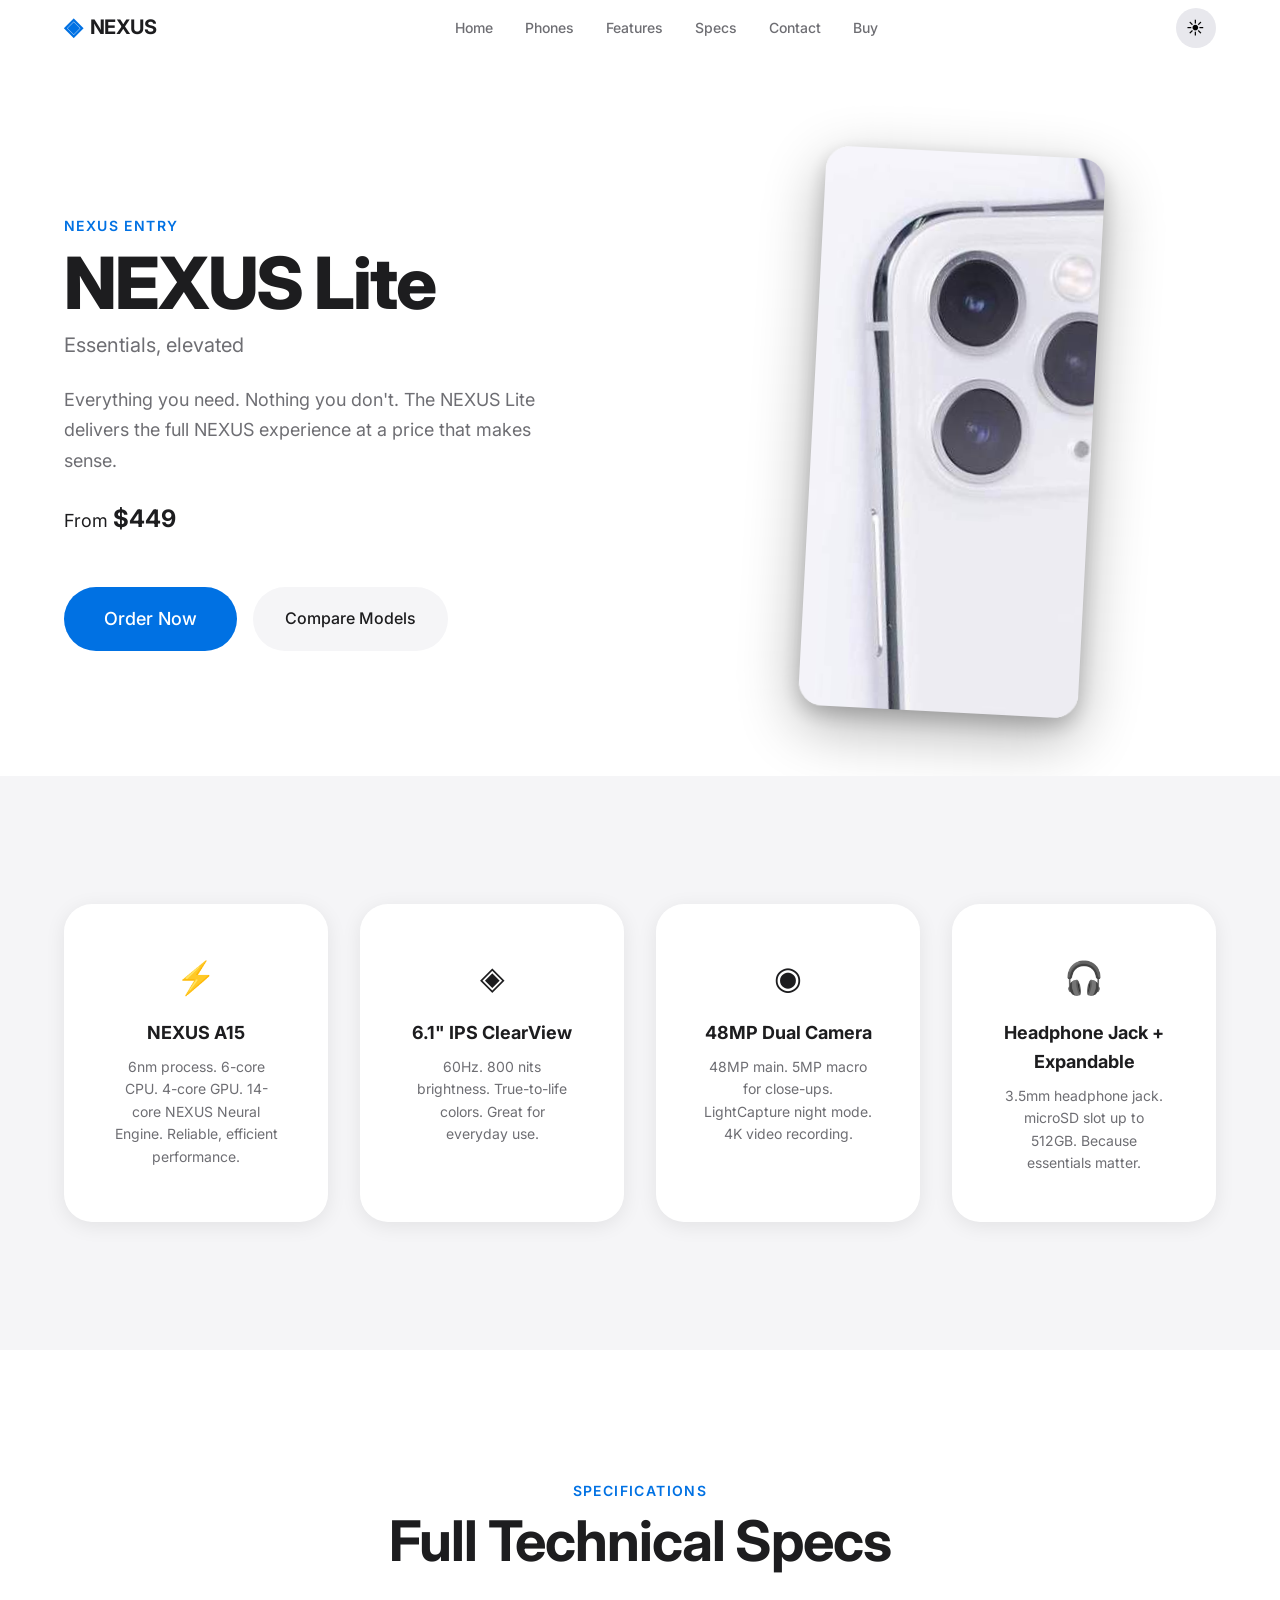
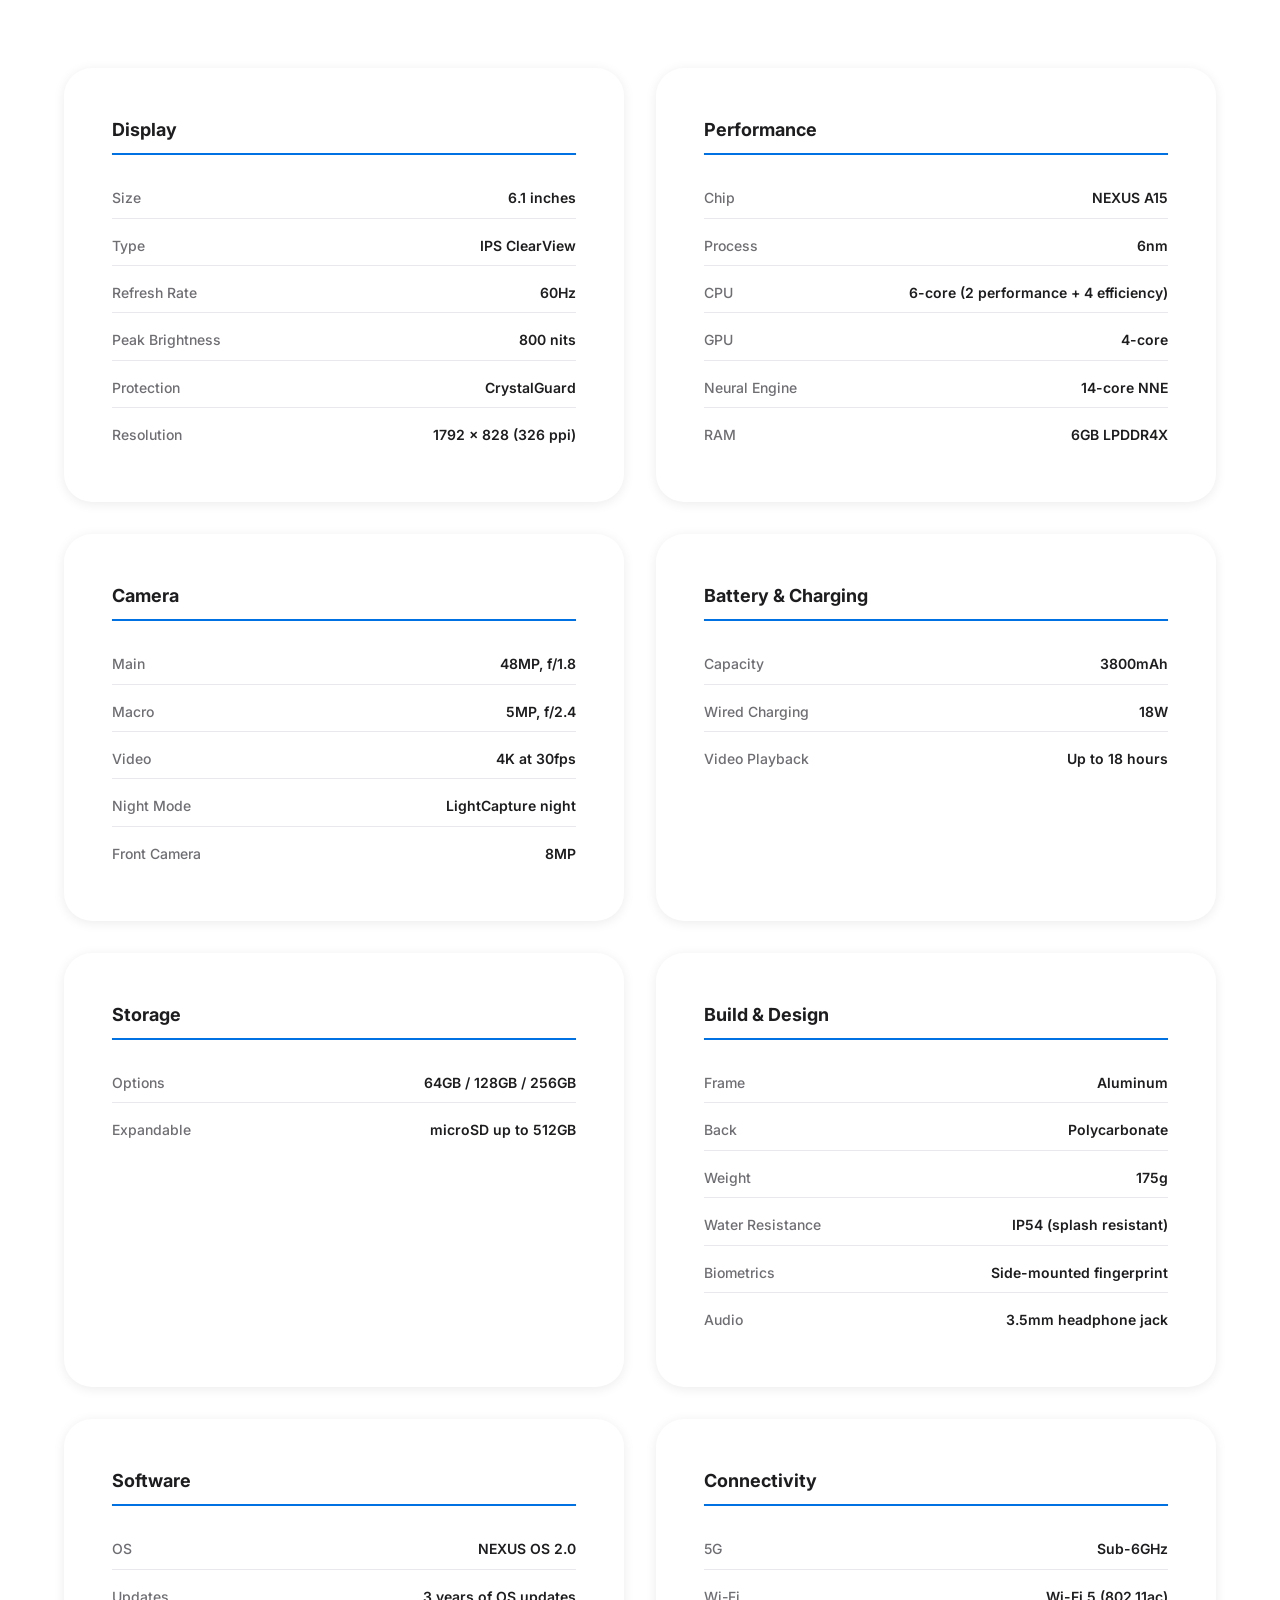
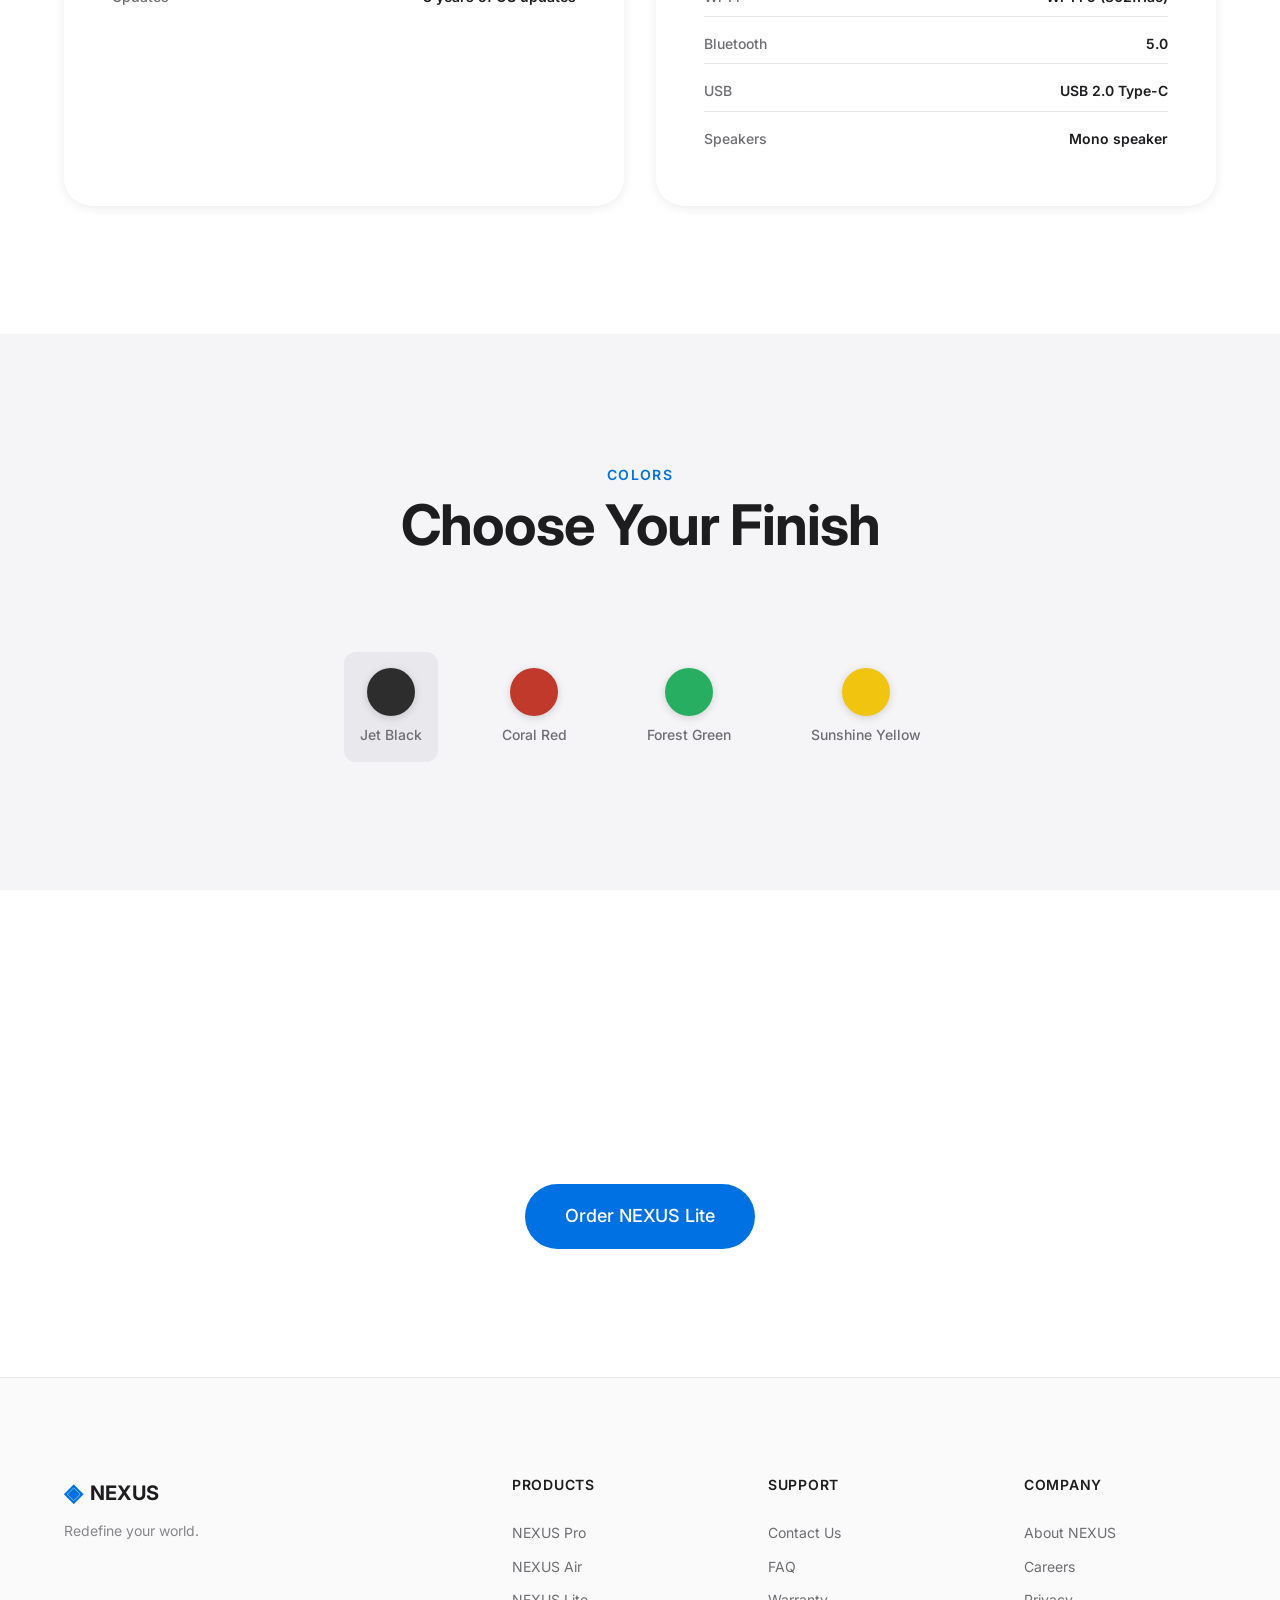
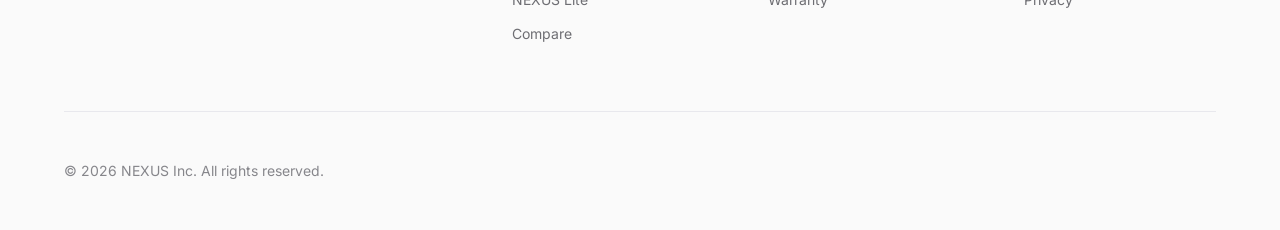
<file: projects/phone-brand/pages/lite.html>
<!DOCTYPE html>
<html lang="en" data-theme="light">
<head>
    <meta charset="UTF-8">
    <meta name="viewport" content="width=device-width, initial-scale=1.0">
    <title>NEXUS Lite — Essentials, Elevated</title>
    <link rel="preconnect" href="https://fonts.googleapis.com">
    <link rel="preconnect" href="https://fonts.gstatic.com" crossorigin>
    <link href="https://fonts.googleapis.com/css2?family=Inter:wght@300;400;500;600;700;800;900&display=swap" rel="stylesheet">
    <link rel="stylesheet" href="../css/style.css">
</head>
<body>
    <!-- ========== NAVBAR ========== -->
    <nav class="navbar" id="navbar">
        <div class="nav-container">
            <a href="../index.html" class="nav-logo">
                <span class="logo-icon">◈</span>
                <span class="logo-text">NEXUS</span>
            </a>
            <ul class="nav-links" id="navLinks">
                <li><a href="../index.html#hero" class="nav-link">Home</a></li>
                <li><a href="../index.html#products" class="nav-link">Phones</a></li>
                <li><a href="../index.html#features" class="nav-link">Features</a></li>
                <li><a href="../index.html#specs" class="nav-link">Specs</a></li>
                <li><a href="../index.html#contact" class="nav-link">Contact</a></li>
                <li><a href="../index.html#cta" class="nav-link">Buy</a></li>
            </ul>
            <div class="nav-actions">
                <button class="theme-toggle" id="themeToggle" aria-label="Toggle theme">
                    <span class="theme-icon theme-icon-light">☀</span>
                    <span class="theme-icon theme-icon-dark">☾</span>
                </button>
                <button class="hamburger" id="hamburger" aria-label="Toggle menu">
                    <span class="hamburger-line"></span>
                    <span class="hamburger-line"></span>
                    <span class="hamburger-line"></span>
                </button>
            </div>
        </div>
    </nav>

    <div class="mobile-menu" id="mobileMenu">
        <div class="mobile-menu-overlay" id="mobileOverlay"></div>
        <div class="mobile-menu-panel" id="mobilePanel">
            <ul class="mobile-nav-links">
                <li><a href="../index.html#hero" class="mobile-nav-link">Home</a></li>
                <li><a href="../index.html#products" class="mobile-nav-link">Phones</a></li>
                <li><a href="../index.html#features" class="mobile-nav-link">Features</a></li>
                <li><a href="../index.html#specs" class="mobile-nav-link">Specs</a></li>
                <li><a href="../index.html#contact" class="mobile-nav-link">Contact</a></li>
                <li><a href="../index.html#cta" class="mobile-nav-link">Buy</a></li>
            </ul>
        </div>
    </div>

    <!-- ========== DETAIL HERO ========== -->
    <section class="detail-hero" data-scroll-animation="fade-up">
        <div class="detail-hero-container">
            <div class="detail-hero-content">
                <span class="detail-eyebrow">NEXUS Entry</span>
                <h1 class="detail-title">NEXUS Lite</h1>
                <p class="detail-tagline">Essentials, elevated</p>
                <p class="detail-intro">Everything you need. Nothing you don't. The NEXUS Lite delivers the full NEXUS experience at a price that makes sense.</p>
                <p class="detail-price">From <strong>$449</strong></p>
                <div class="detail-cta-group">
                    <a href="../index.html#cta" class="btn btn-primary btn-large">Order Now</a>
                    <a href="../index.html#specs" class="btn btn-secondary">Compare Models</a>
                </div>
            </div>
            <div class="detail-hero-visual">
                <div class="phone phone-detail">
                    <img src="../images/phone-lite.jpg" alt="NEXUS Lite smartphone" class="phone-img" loading="eager" width="300" height="600">
                </div>
            </div>
        </div>
    </section>

    <!-- ========== KEY SPECS HIGHLIGHTS ========== -->
    <section class="spec-highlights" data-scroll-animation="fade-up">
        <div class="container">
            <div class="spec-highlight-grid">
                <div class="spec-highlight-card" data-scroll-animation="fade-up" data-delay="0">
                    <div class="spec-highlight-icon">⚡</div>
                    <h3>NEXUS A15</h3>
                    <p>6nm process. 6-core CPU. 4-core GPU. 14-core NEXUS Neural Engine. Reliable, efficient performance.</p>
                </div>
                <div class="spec-highlight-card" data-scroll-animation="fade-up" data-delay="100">
                    <div class="spec-highlight-icon">◈</div>
                    <h3>6.1" IPS ClearView</h3>
                    <p>60Hz. 800 nits brightness. True-to-life colors. Great for everyday use.</p>
                </div>
                <div class="spec-highlight-card" data-scroll-animation="fade-up" data-delay="200">
                    <div class="spec-highlight-icon">◉</div>
                    <h3>48MP Dual Camera</h3>
                    <p>48MP main. 5MP macro for close-ups. LightCapture night mode. 4K video recording.</p>
                </div>
                <div class="spec-highlight-card" data-scroll-animation="fade-up" data-delay="300">
                    <div class="spec-highlight-icon">🎧</div>
                    <h3>Headphone Jack + Expandable</h3>
                    <p>3.5mm headphone jack. microSD slot up to 512GB. Because essentials matter.</p>
                </div>
            </div>
        </div>
    </section>

    <!-- ========== FULL SPECIFICATIONS ========== -->
    <section class="full-specs" data-scroll-animation="fade-up">
        <div class="container">
            <div class="section-header">
                <span class="section-label">Specifications</span>
                <h2 class="section-title">Full Technical Specs</h2>
            </div>
            <div class="specs-grid">
                <div class="spec-group" data-scroll-animation="fade-up">
                    <h3 class="spec-group-title">Display</h3>
                    <div class="spec-items">
                        <div class="spec-item"><span class="spec-key">Size</span><span class="spec-value">6.1 inches</span></div>
                        <div class="spec-item"><span class="spec-key">Type</span><span class="spec-value">IPS ClearView</span></div>
                        <div class="spec-item"><span class="spec-key">Refresh Rate</span><span class="spec-value">60Hz</span></div>
                        <div class="spec-item"><span class="spec-key">Peak Brightness</span><span class="spec-value">800 nits</span></div>
                        <div class="spec-item"><span class="spec-key">Protection</span><span class="spec-value">CrystalGuard</span></div>
                        <div class="spec-item"><span class="spec-key">Resolution</span><span class="spec-value">1792 × 828 (326 ppi)</span></div>
                    </div>
                </div>

                <div class="spec-group" data-scroll-animation="fade-up">
                    <h3 class="spec-group-title">Performance</h3>
                    <div class="spec-items">
                        <div class="spec-item"><span class="spec-key">Chip</span><span class="spec-value">NEXUS A15</span></div>
                        <div class="spec-item"><span class="spec-key">Process</span><span class="spec-value">6nm</span></div>
                        <div class="spec-item"><span class="spec-key">CPU</span><span class="spec-value">6-core (2 performance + 4 efficiency)</span></div>
                        <div class="spec-item"><span class="spec-key">GPU</span><span class="spec-value">4-core</span></div>
                        <div class="spec-item"><span class="spec-key">Neural Engine</span><span class="spec-value">14-core NNE</span></div>
                        <div class="spec-item"><span class="spec-key">RAM</span><span class="spec-value">6GB LPDDR4X</span></div>
                    </div>
                </div>

                <div class="spec-group" data-scroll-animation="fade-up">
                    <h3 class="spec-group-title">Camera</h3>
                    <div class="spec-items">
                        <div class="spec-item"><span class="spec-key">Main</span><span class="spec-value">48MP, f/1.8</span></div>
                        <div class="spec-item"><span class="spec-key">Macro</span><span class="spec-value">5MP, f/2.4</span></div>
                        <div class="spec-item"><span class="spec-key">Video</span><span class="spec-value">4K at 30fps</span></div>
                        <div class="spec-item"><span class="spec-key">Night Mode</span><span class="spec-value">LightCapture night</span></div>
                        <div class="spec-item"><span class="spec-key">Front Camera</span><span class="spec-value">8MP</span></div>
                    </div>
                </div>

                <div class="spec-group" data-scroll-animation="fade-up">
                    <h3 class="spec-group-title">Battery & Charging</h3>
                    <div class="spec-items">
                        <div class="spec-item"><span class="spec-key">Capacity</span><span class="spec-value">3800mAh</span></div>
                        <div class="spec-item"><span class="spec-key">Wired Charging</span><span class="spec-value">18W</span></div>
                        <div class="spec-item"><span class="spec-key">Video Playback</span><span class="spec-value">Up to 18 hours</span></div>
                    </div>
                </div>

                <div class="spec-group" data-scroll-animation="fade-up">
                    <h3 class="spec-group-title">Storage</h3>
                    <div class="spec-items">
                        <div class="spec-item"><span class="spec-key">Options</span><span class="spec-value">64GB / 128GB / 256GB</span></div>
                        <div class="spec-item"><span class="spec-key">Expandable</span><span class="spec-value">microSD up to 512GB</span></div>
                    </div>
                </div>

                <div class="spec-group" data-scroll-animation="fade-up">
                    <h3 class="spec-group-title">Build & Design</h3>
                    <div class="spec-items">
                        <div class="spec-item"><span class="spec-key">Frame</span><span class="spec-value">Aluminum</span></div>
                        <div class="spec-item"><span class="spec-key">Back</span><span class="spec-value">Polycarbonate</span></div>
                        <div class="spec-item"><span class="spec-key">Weight</span><span class="spec-value">175g</span></div>
                        <div class="spec-item"><span class="spec-key">Water Resistance</span><span class="spec-value">IP54 (splash resistant)</span></div>
                        <div class="spec-item"><span class="spec-key">Biometrics</span><span class="spec-value">Side-mounted fingerprint</span></div>
                        <div class="spec-item"><span class="spec-key">Audio</span><span class="spec-value">3.5mm headphone jack</span></div>
                    </div>
                </div>

                <div class="spec-group" data-scroll-animation="fade-up">
                    <h3 class="spec-group-title">Software</h3>
                    <div class="spec-items">
                        <div class="spec-item"><span class="spec-key">OS</span><span class="spec-value">NEXUS OS 2.0</span></div>
                        <div class="spec-item"><span class="spec-key">Updates</span><span class="spec-value">3 years of OS updates</span></div>
                    </div>
                </div>

                <div class="spec-group" data-scroll-animation="fade-up">
                    <h3 class="spec-group-title">Connectivity</h3>
                    <div class="spec-items">
                        <div class="spec-item"><span class="spec-key">5G</span><span class="spec-value">Sub-6GHz</span></div>
                        <div class="spec-item"><span class="spec-key">Wi-Fi</span><span class="spec-value">Wi-Fi 5 (802.11ac)</span></div>
                        <div class="spec-item"><span class="spec-key">Bluetooth</span><span class="spec-value">5.0</span></div>
                        <div class="spec-item"><span class="spec-key">USB</span><span class="spec-value">USB 2.0 Type-C</span></div>
                        <div class="spec-item"><span class="spec-key">Speakers</span><span class="spec-value">Mono speaker</span></div>
                    </div>
                </div>
            </div>
        </div>
    </section>

    <!-- ========== COLOR SHOWCASE ========== -->
    <section class="color-showcase-section" data-scroll-animation="fade-up">
        <div class="container">
            <div class="section-header">
                <span class="section-label">Colors</span>
                <h2 class="section-title">Choose Your Finish</h2>
            </div>
            <div class="color-showcase">
                <div class="color-option active" data-color="black">
                    <span class="color-swatch" style="background:#2d2d2d;"></span>
                    <span class="color-name">Jet Black</span>
                </div>
                <div class="color-option" data-color="red">
                    <span class="color-swatch" style="background:#c0392b;"></span>
                    <span class="color-name">Coral Red</span>
                </div>
                <div class="color-option" data-color="green">
                    <span class="color-swatch" style="background:#27ae60;"></span>
                    <span class="color-name">Forest Green</span>
                </div>
                <div class="color-option" data-color="yellow">
                    <span class="color-swatch" style="background:#f1c40f;"></span>
                    <span class="color-name">Sunshine Yellow</span>
                </div>
            </div>
        </div>
    </section>

    <!-- ========== CTA ========== -->
    <section class="detail-cta" data-scroll-animation="fade-up">
        <div class="container">
            <div class="cta-content">
                <h2 class="cta-title">Smart price. Full NEXUS.</h2>
                <p class="cta-subtext">Starting at $449. Trade-in available. Free delivery.</p>
                <a href="../index.html#cta" class="btn btn-primary btn-large">Order NEXUS Lite</a>
            </div>
        </div>
    </section>

    <!-- ========== FOOTER ========== -->
    <footer class="footer">
        <div class="container">
            <div class="footer-grid">
                <div class="footer-col">
                    <div class="footer-logo">
                        <span class="logo-icon">◈</span>
                        <span class="logo-text">NEXUS</span>
                    </div>
                    <p class="footer-tagline">Redefine your world.</p>
                </div>
                <div class="footer-col">
                    <h4 class="footer-heading">Products</h4>
                    <ul class="footer-links">
                        <li><a href="pro.html">NEXUS Pro</a></li>
                        <li><a href="air.html">NEXUS Air</a></li>
                        <li><a href="lite.html">NEXUS Lite</a></li>
                        <li><a href="../index.html#specs">Compare</a></li>
                    </ul>
                </div>
                <div class="footer-col">
                    <h4 class="footer-heading">Support</h4>
                    <ul class="footer-links">
                        <li><a href="../index.html#contact">Contact Us</a></li>
                        <li><a href="#">FAQ</a></li>
                        <li><a href="#">Warranty</a></li>
                    </ul>
                </div>
                <div class="footer-col">
                    <h4 class="footer-heading">Company</h4>
                    <ul class="footer-links">
                        <li><a href="#">About NEXUS</a></li>
                        <li><a href="#">Careers</a></li>
                        <li><a href="#">Privacy</a></li>
                    </ul>
                </div>
            </div>
            <div class="footer-bottom">
                <p class="footer-copyright">© 2026 NEXUS Inc. All rights reserved.</p>
            </div>
        </div>
    </footer>

    <script src="../js/main.js"></script>
</body>
</html>
</file>
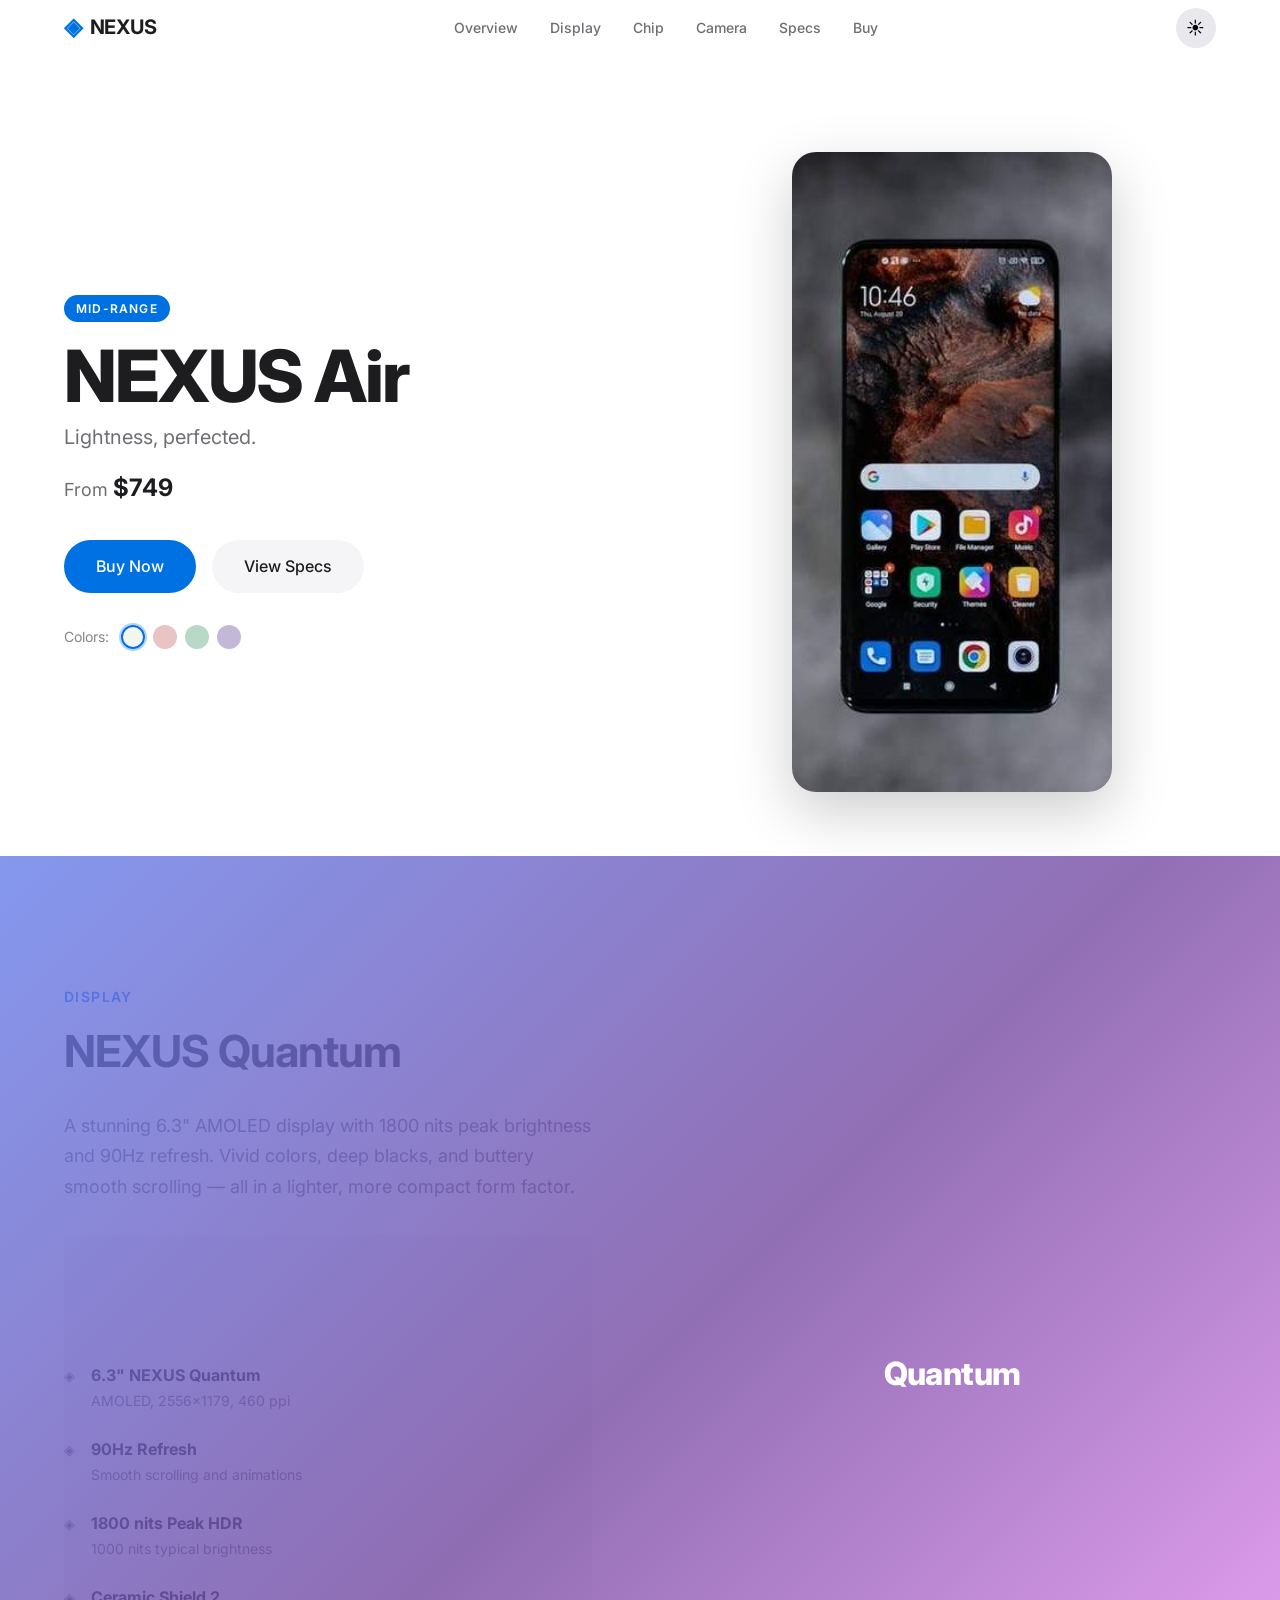
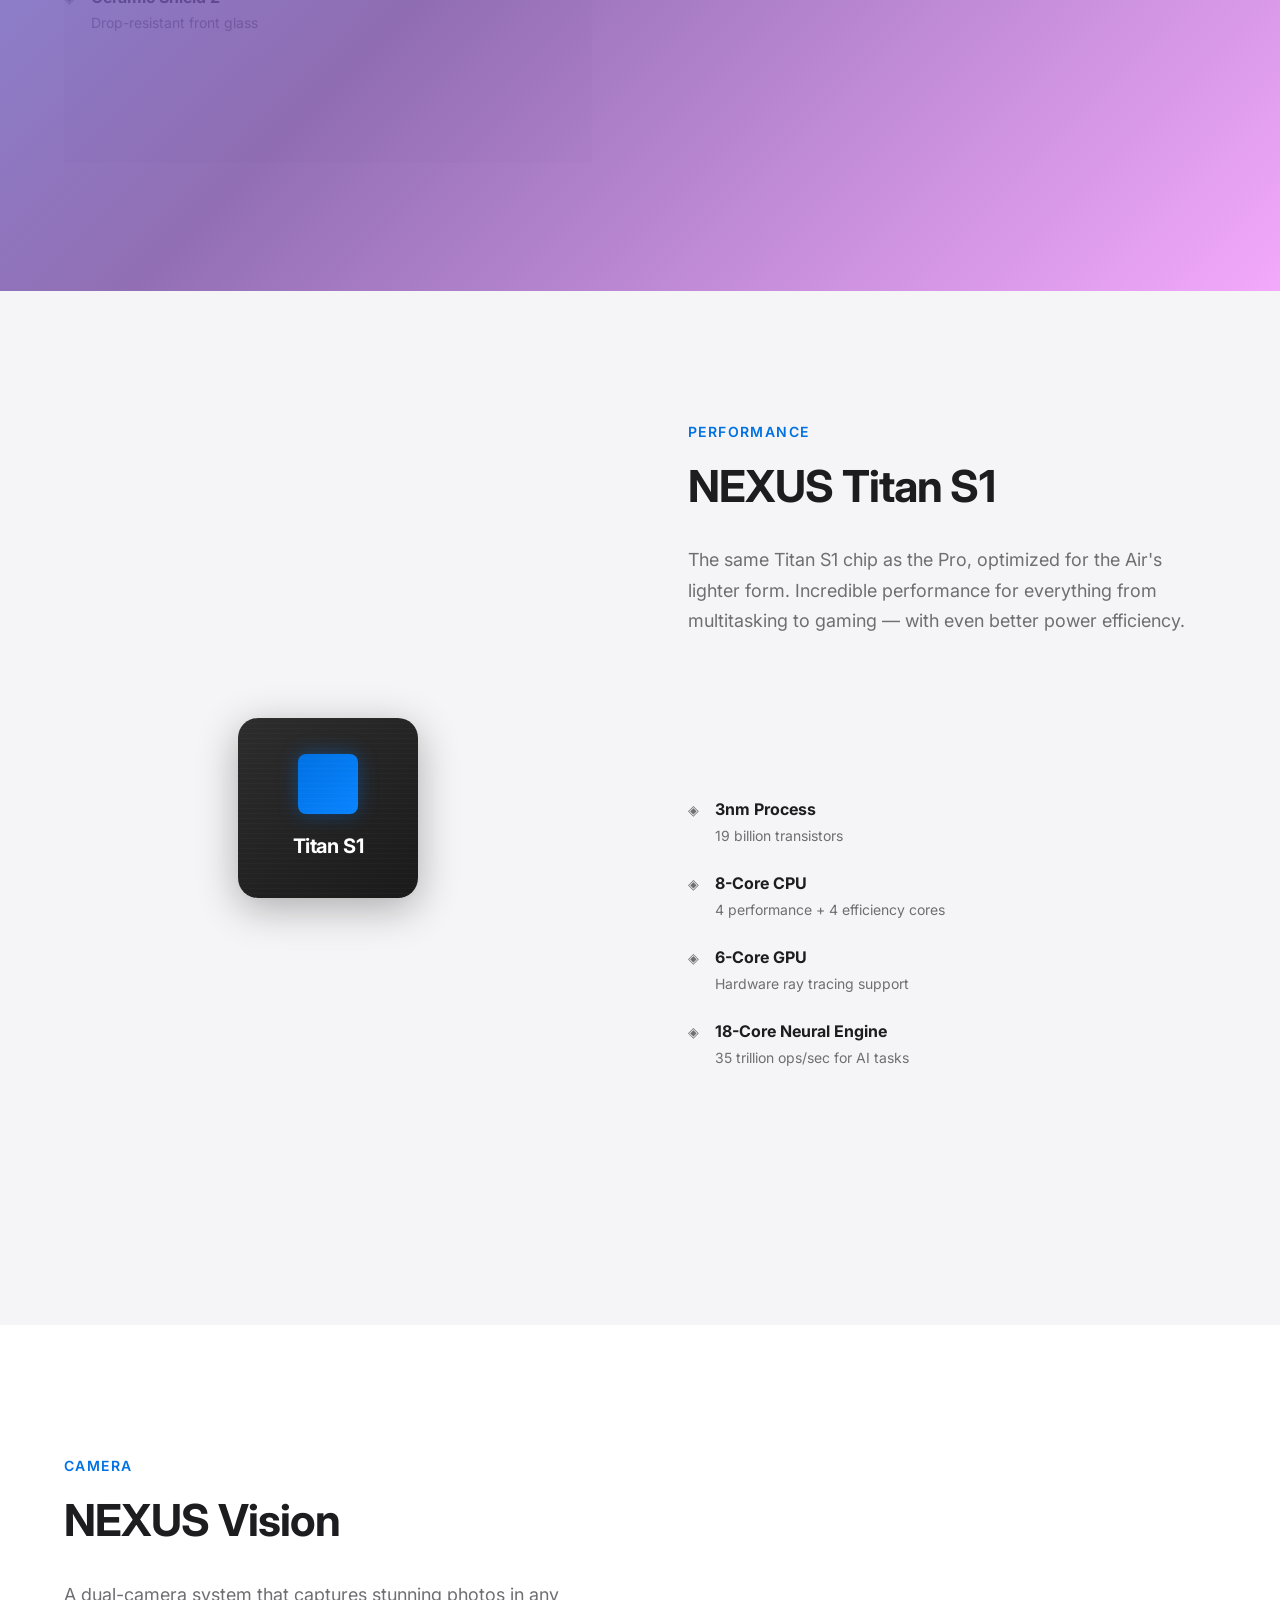
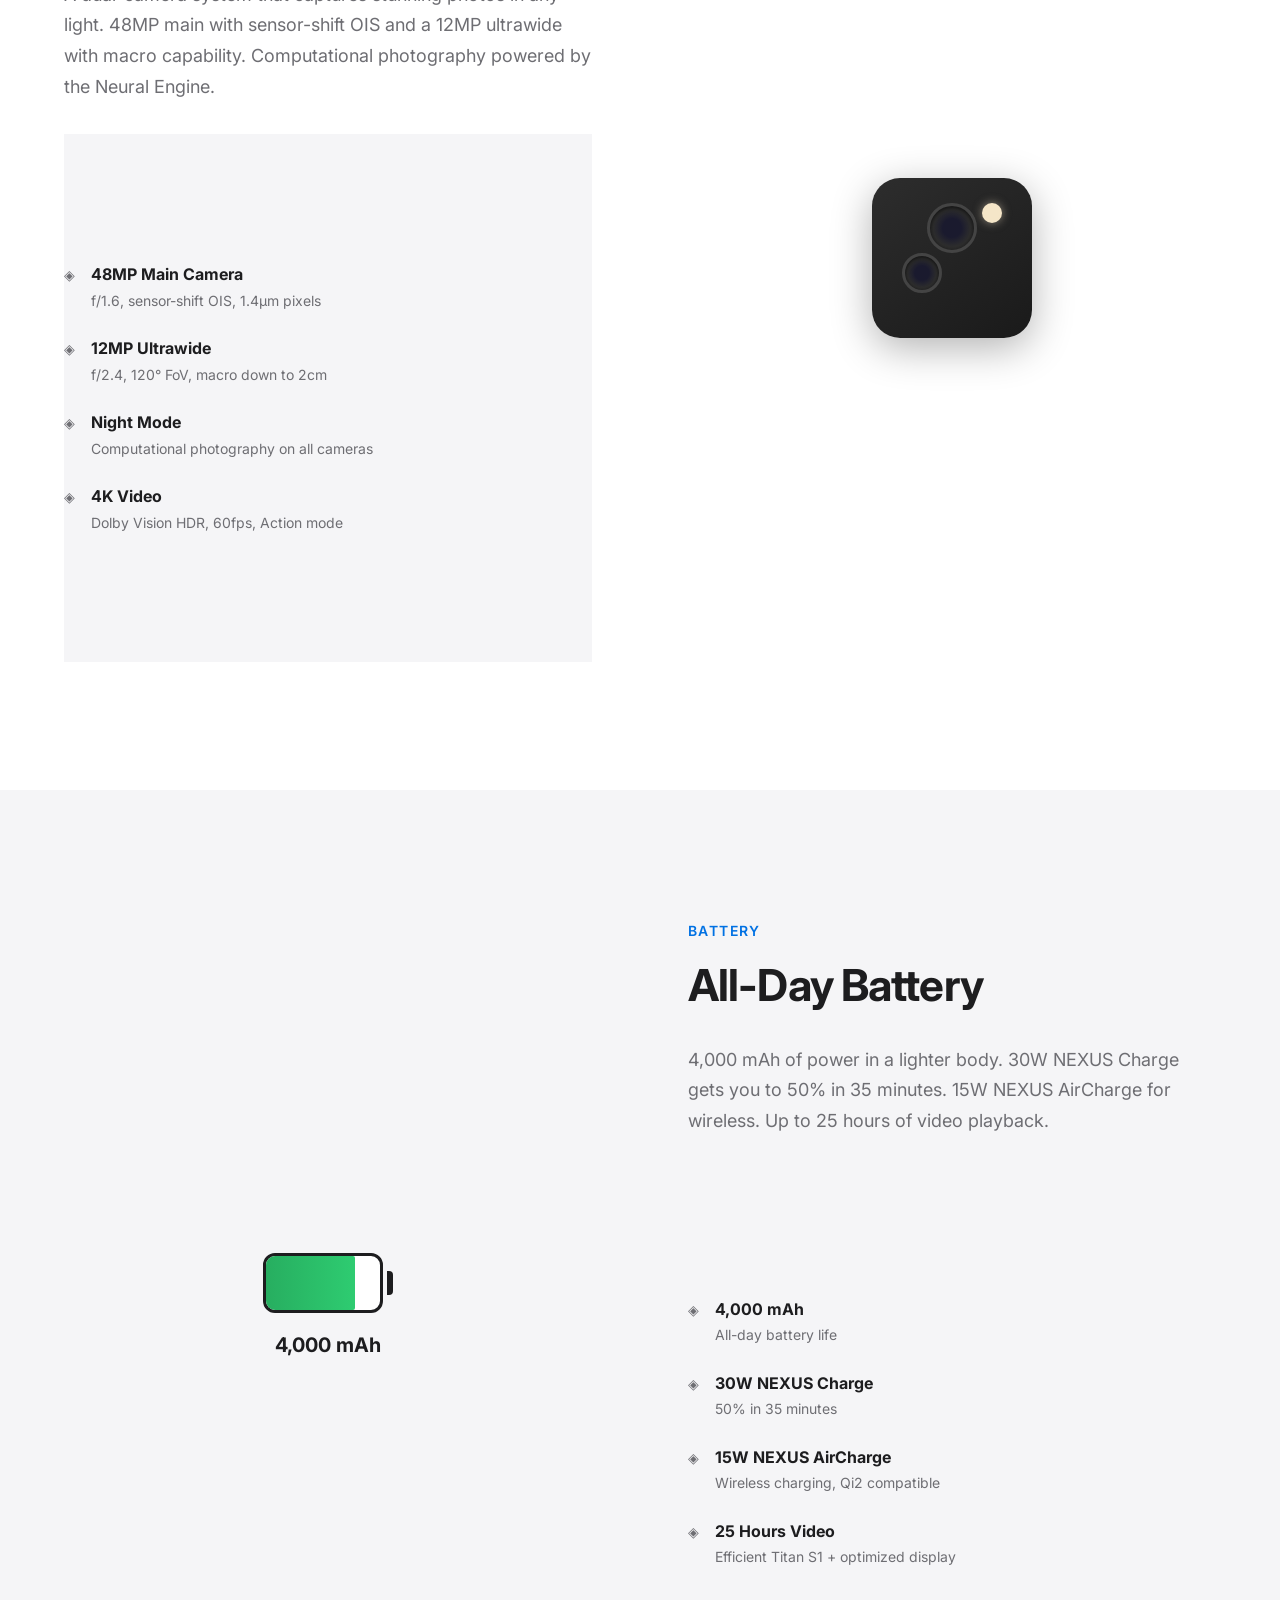
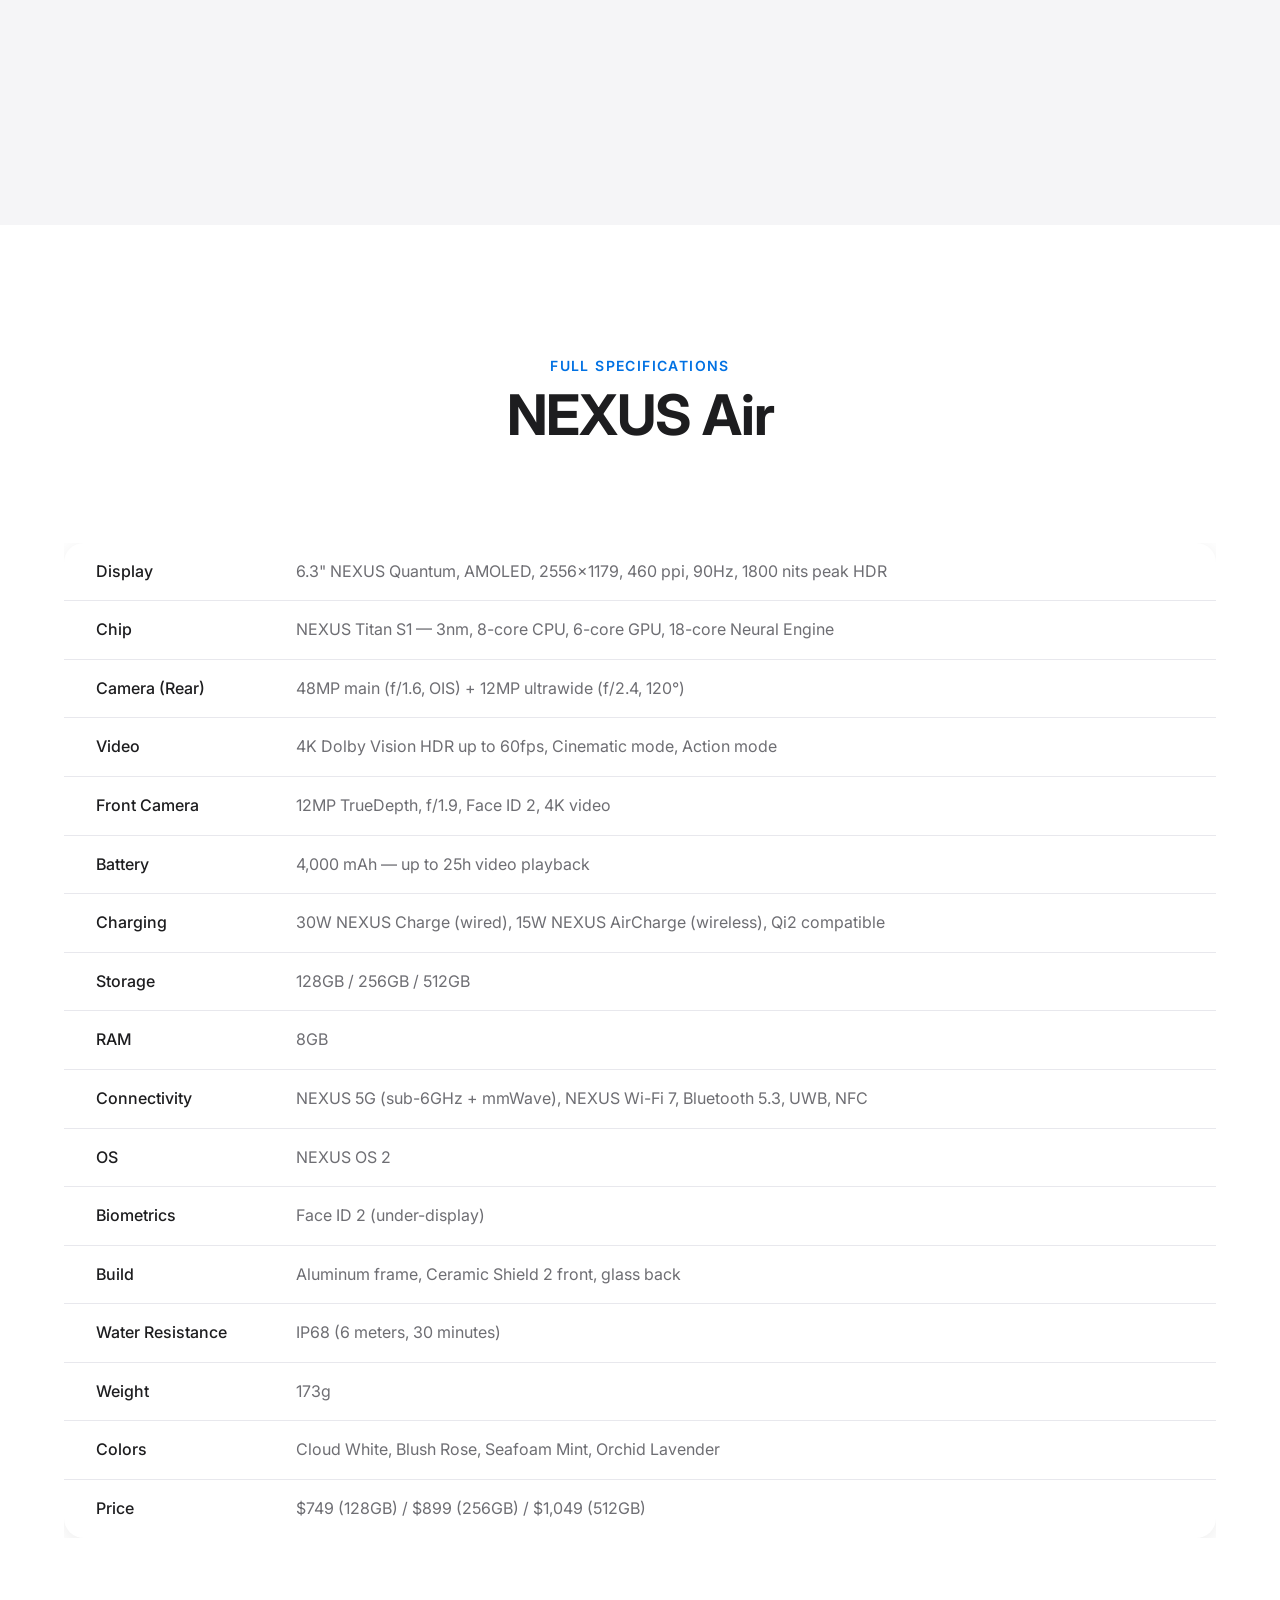
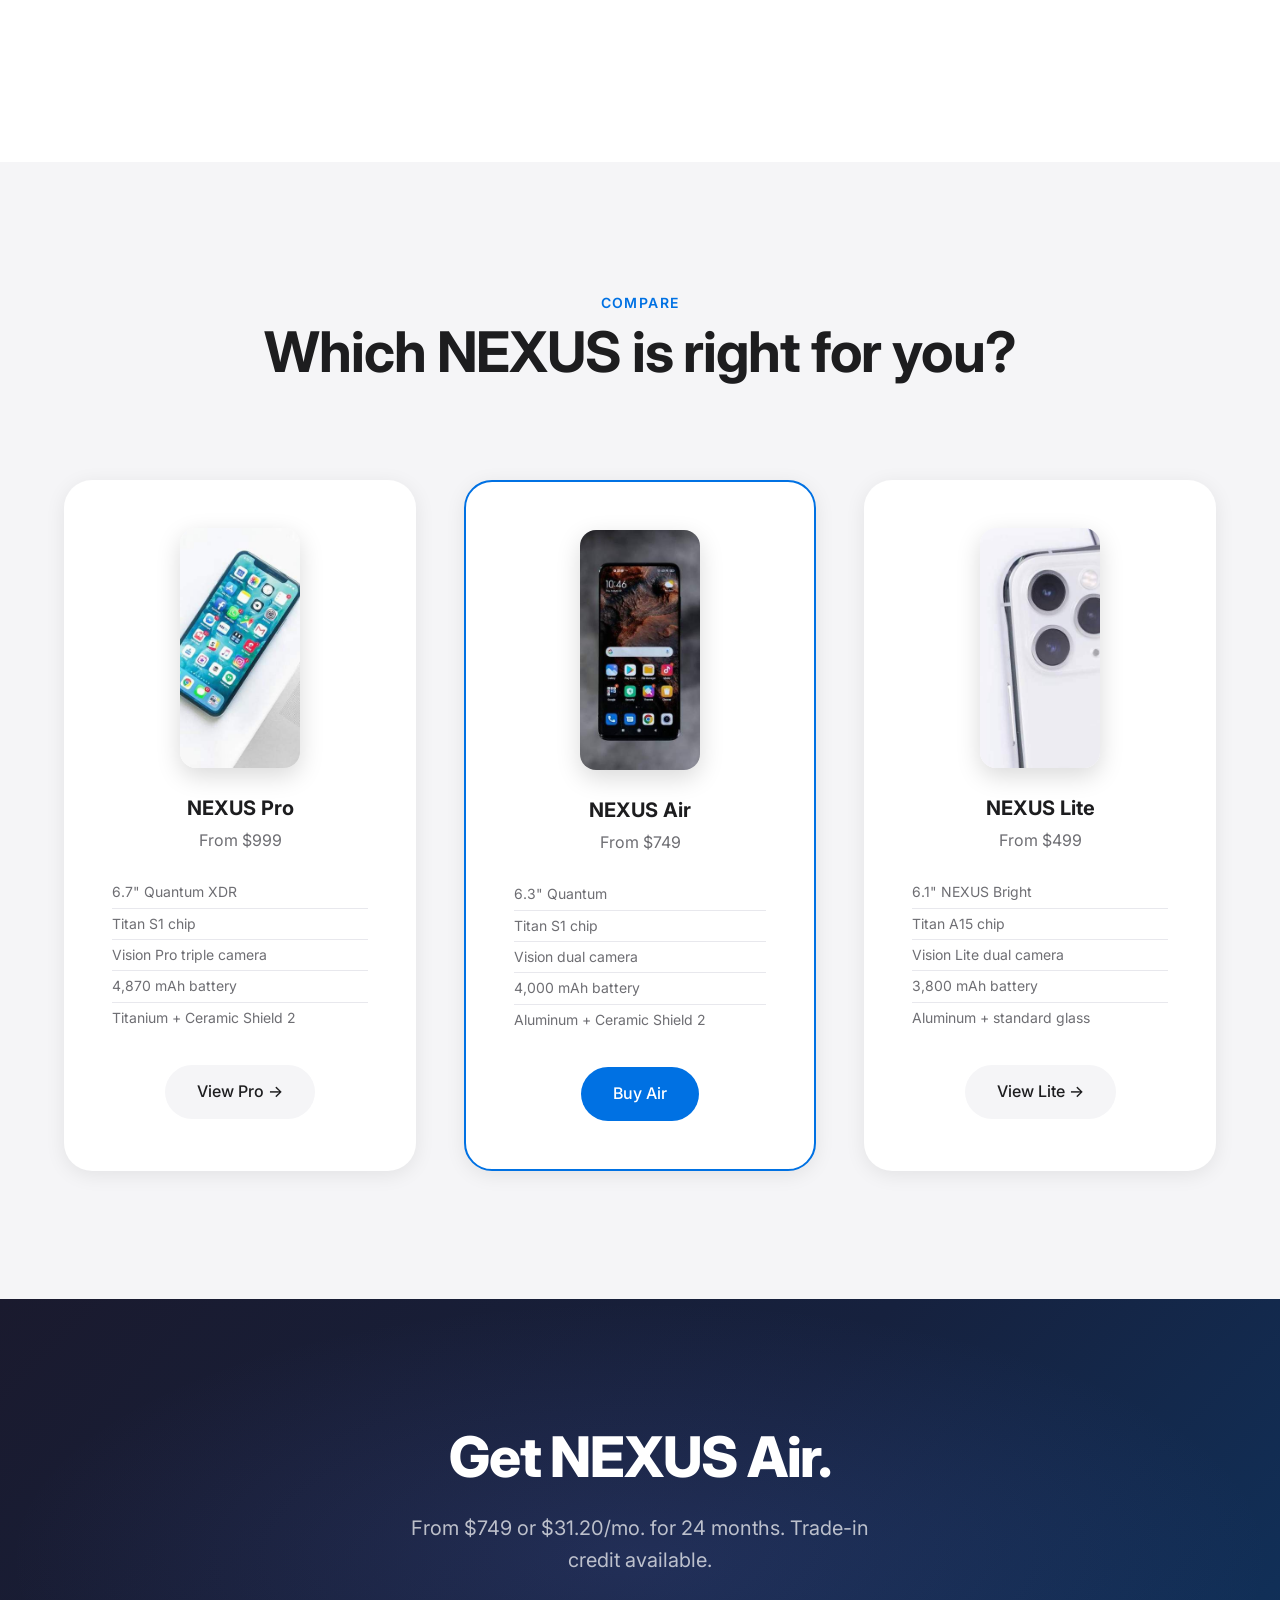
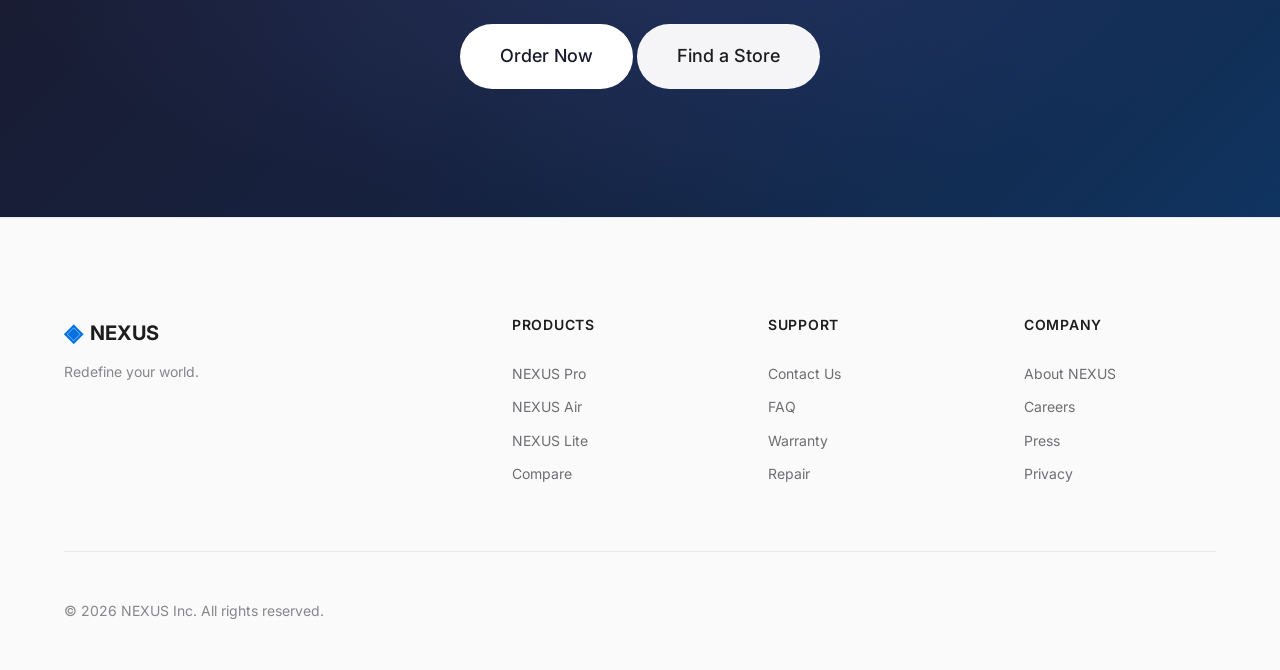
<file: projects/phone-brand/pages/nexus-air.html>
<!DOCTYPE html>
<html lang="en" data-theme="light">
<head>
    <meta charset="UTF-8">
    <meta name="viewport" content="width=device-width, initial-scale=1.0">
    <title>NEXUS Air — Lightness, Perfected</title>
    <link rel="preconnect" href="https://fonts.googleapis.com">
    <link rel="preconnect" href="https://fonts.gstatic.com" crossorigin>
    <link href="https://fonts.googleapis.com/css2?family=Inter:wght@300;400;500;600;700;800;900&display=swap" rel="stylesheet">
    <link rel="stylesheet" href="../css/style.css">
</head>
<body>

    <nav class="navbar" id="navbar">
        <div class="nav-container">
            <a href="../index.html#hero" class="nav-logo">
                <span class="logo-icon">◈</span>
                <span class="logo-text">NEXUS</span>
            </a>
            <ul class="nav-links" id="navLinks">
                <li><a href="#hero" class="nav-link">Overview</a></li>
                <li><a href="#display" class="nav-link">Display</a></li>
                <li><a href="#chip" class="nav-link">Chip</a></li>
                <li><a href="#camera" class="nav-link">Camera</a></li>
                <li><a href="#specs" class="nav-link">Specs</a></li>
                <li><a href="#cta" class="nav-link">Buy</a></li>
            </ul>
            <div class="nav-actions">
                <button class="theme-toggle" id="themeToggle" aria-label="Toggle theme">
                    <span class="theme-icon theme-icon-light">☀</span>
                    <span class="theme-icon theme-icon-dark">☾</span>
                </button>
                <button class="hamburger" id="hamburger" aria-label="Toggle menu">
                    <span class="hamburger-line"></span>
                    <span class="hamburger-line"></span>
                    <span class="hamburger-line"></span>
                </button>
            </div>
        </div>
    </nav>

    <div class="mobile-menu" id="mobileMenu">
        <div class="mobile-menu-overlay" id="mobileOverlay"></div>
        <div class="mobile-menu-panel" id="mobilePanel">
            <ul class="mobile-nav-links">
                <li><a href="#hero" class="mobile-nav-link">Overview</a></li>
                <li><a href="#display" class="mobile-nav-link">Display</a></li>
                <li><a href="#chip" class="mobile-nav-link">Chip</a></li>
                <li><a href="#camera" class="mobile-nav-link">Camera</a></li>
                <li><a href="#specs" class="mobile-nav-link">Specs</a></li>
                <li><a href="#cta" class="mobile-nav-link">Buy</a></li>
            </ul>
        </div>
    </div>

    <!-- ========== PRODUCT HERO ========== -->
    <section class="product-hero" id="hero" data-scroll-animation="fade-up">
        <div class="product-hero-container">
            <div class="product-hero-content">
                <span class="product-badge">Mid-Range</span>
                <h1 class="product-hero-title">NEXUS Air</h1>
                <p class="product-hero-tagline">Lightness, perfected.</p>
                <p class="product-hero-price">From <strong>$749</strong></p>
                <div class="product-hero-cta">
                    <a href="#cta" class="btn btn-primary">Buy Now</a>
                    <a href="#specs" class="btn btn-secondary">View Specs</a>
                </div>
                <div class="product-hero-colors">
                    <span class="color-label">Colors:</span>
                    <span class="color-dot active" style="background:#f5f5f0;" title="Cloud White"></span>
                    <span class="color-dot" style="background:#e8c4c4;" title="Blush Rose"></span>
                    <span class="color-dot" style="background:#b8d8c8;" title="Seafoam Mint"></span>
                    <span class="color-dot" style="background:#c4b8d8;" title="Orchid Lavender"></span>
                </div>
            </div>
            <div class="product-hero-visual">
                <img src="../images/phone-air.jpg" alt="NEXUS Air" class="product-hero-img">
            </div>
        </div>
    </section>

    <!-- ========== DISPLAY ========== -->
    <section class="spec-section" id="display" data-scroll-animation="fade-up">
        <div class="spec-container">
            <div class="spec-content">
                <span class="section-label">Display</span>
                <h2 class="spec-title">NEXUS Quantum</h2>
                <p class="spec-desc">A stunning 6.3" AMOLED display with 1800 nits peak brightness and 90Hz refresh. Vivid colors, deep blacks, and buttery smooth scrolling — all in a lighter, more compact form factor.</p>
                <ul class="spec-highlights">
                    <li><span class="spec-icon">◈</span><div><strong>6.3" NEXUS Quantum</strong><span>AMOLED, 2556×1179, 460 ppi</span></div></li>
                    <li><span class="spec-icon">◈</span><div><strong>90Hz Refresh</strong><span>Smooth scrolling and animations</span></div></li>
                    <li><span class="spec-icon">◈</span><div><strong>1800 nits Peak HDR</strong><span>1000 nits typical brightness</span></div></li>
                    <li><span class="spec-icon">◈</span><div><strong>Ceramic Shield 2</strong><span>Drop-resistant front glass</span></div></li>
                </ul>
            </div>
            <div class="spec-visual">
                <div class="spec-display-mockup">
                    <div class="mockup-gradient"></div>
                    <div class="mockup-text">Quantum</div>
                </div>
            </div>
        </div>
    </section>

    <!-- ========== CHIP ========== -->
    <section class="spec-section spec-section-alt" id="chip" data-scroll-animation="fade-up">
        <div class="spec-container spec-container-reverse">
            <div class="spec-content">
                <span class="section-label">Performance</span>
                <h2 class="spec-title">NEXUS Titan S1</h2>
                <p class="spec-desc">The same Titan S1 chip as the Pro, optimized for the Air's lighter form. Incredible performance for everything from multitasking to gaming — with even better power efficiency.</p>
                <ul class="spec-highlights">
                    <li><span class="spec-icon">◈</span><div><strong>3nm Process</strong><span>19 billion transistors</span></div></li>
                    <li><span class="spec-icon">◈</span><div><strong>8-Core CPU</strong><span>4 performance + 4 efficiency cores</span></div></li>
                    <li><span class="spec-icon">◈</span><div><strong>6-Core GPU</strong><span>Hardware ray tracing support</span></div></li>
                    <li><span class="spec-icon">◈</span><div><strong>18-Core Neural Engine</strong><span>35 trillion ops/sec for AI tasks</span></div></li>
                </ul>
            </div>
            <div class="spec-visual">
                <div class="spec-chip-mockup">
                    <div class="chip-visual">
                        <div class="chip-core"></div>
                        <div class="chip-label">Titan S1</div>
                    </div>
                </div>
            </div>
        </div>
    </section>

    <!-- ========== CAMERA ========== -->
    <section class="spec-section" id="camera" data-scroll-animation="fade-up">
        <div class="spec-container">
            <div class="spec-content">
                <span class="section-label">Camera</span>
                <h2 class="spec-title">NEXUS Vision</h2>
                <p class="spec-desc">A dual-camera system that captures stunning photos in any light. 48MP main with sensor-shift OIS and a 12MP ultrawide with macro capability. Computational photography powered by the Neural Engine.</p>
                <ul class="spec-highlights">
                    <li><span class="spec-icon">◈</span><div><strong>48MP Main Camera</strong><span>f/1.6, sensor-shift OIS, 1.4µm pixels</span></div></li>
                    <li><span class="spec-icon">◈</span><div><strong>12MP Ultrawide</strong><span>f/2.4, 120° FoV, macro down to 2cm</span></div></li>
                    <li><span class="spec-icon">◈</span><div><strong>Night Mode</strong><span>Computational photography on all cameras</span></div></li>
                    <li><span class="spec-icon">◈</span><div><strong>4K Video</strong><span>Dolby Vision HDR, 60fps, Action mode</span></div></li>
                </ul>
            </div>
            <div class="spec-visual">
                <div class="spec-camera-mockup">
                    <div class="camera-module">
                        <div class="camera-lens"></div>
                        <div class="camera-lens camera-lens-2"></div>
                        <div class="camera-flash"></div>
                    </div>
                </div>
            </div>
        </div>
    </section>

    <!-- ========== BATTERY ========== -->
    <section class="spec-section spec-section-alt" id="battery" data-scroll-animation="fade-up">
        <div class="spec-container spec-container-reverse">
            <div class="spec-content">
                <span class="section-label">Battery</span>
                <h2 class="spec-title">All-Day Battery</h2>
                <p class="spec-desc">4,000 mAh of power in a lighter body. 30W NEXUS Charge gets you to 50% in 35 minutes. 15W NEXUS AirCharge for wireless. Up to 25 hours of video playback.</p>
                <ul class="spec-highlights">
                    <li><span class="spec-icon">◈</span><div><strong>4,000 mAh</strong><span>All-day battery life</span></div></li>
                    <li><span class="spec-icon">◈</span><div><strong>30W NEXUS Charge</strong><span>50% in 35 minutes</span></div></li>
                    <li><span class="spec-icon">◈</span><div><strong>15W NEXUS AirCharge</strong><span>Wireless charging, Qi2 compatible</span></div></li>
                    <li><span class="spec-icon">◈</span><div><strong>25 Hours Video</strong><span>Efficient Titan S1 + optimized display</span></div></li>
                </ul>
            </div>
            <div class="spec-visual">
                <div class="battery-visual">
                    <div class="battery-icon">
                        <div class="battery-body">
                            <div class="battery-fill" style="width:78%"></div>
                        </div>
                        <div class="battery-tip"></div>
                    </div>
                    <span class="battery-label">4,000 mAh</span>
                </div>
            </div>
        </div>
    </section>

    <!-- ========== FULL SPECS ========== -->
    <section class="full-specs" id="specs" data-scroll-animation="fade-up">
        <div class="container">
            <div class="section-header">
                <span class="section-label">Full Specifications</span>
                <h2 class="section-title">NEXUS Air</h2>
            </div>
            <div class="specs-table-wrapper">
                <table class="specs-table">
                    <tbody>
                        <tr><td>Display</td><td>6.3" NEXUS Quantum, AMOLED, 2556×1179, 460 ppi, 90Hz, 1800 nits peak HDR</td></tr>
                        <tr><td>Chip</td><td>NEXUS Titan S1 — 3nm, 8-core CPU, 6-core GPU, 18-core Neural Engine</td></tr>
                        <tr><td>Camera (Rear)</td><td>48MP main (f/1.6, OIS) + 12MP ultrawide (f/2.4, 120°)</td></tr>
                        <tr><td>Video</td><td>4K Dolby Vision HDR up to 60fps, Cinematic mode, Action mode</td></tr>
                        <tr><td>Front Camera</td><td>12MP TrueDepth, f/1.9, Face ID 2, 4K video</td></tr>
                        <tr><td>Battery</td><td>4,000 mAh — up to 25h video playback</td></tr>
                        <tr><td>Charging</td><td>30W NEXUS Charge (wired), 15W NEXUS AirCharge (wireless), Qi2 compatible</td></tr>
                        <tr><td>Storage</td><td>128GB / 256GB / 512GB</td></tr>
                        <tr><td>RAM</td><td>8GB</td></tr>
                        <tr><td>Connectivity</td><td>NEXUS 5G (sub-6GHz + mmWave), NEXUS Wi-Fi 7, Bluetooth 5.3, UWB, NFC</td></tr>
                        <tr><td>OS</td><td>NEXUS OS 2</td></tr>
                        <tr><td>Biometrics</td><td>Face ID 2 (under-display)</td></tr>
                        <tr><td>Build</td><td>Aluminum frame, Ceramic Shield 2 front, glass back</td></tr>
                        <tr><td>Water Resistance</td><td>IP68 (6 meters, 30 minutes)</td></tr>
                        <tr><td>Weight</td><td>173g</td></tr>
                        <tr><td>Colors</td><td>Cloud White, Blush Rose, Seafoam Mint, Orchid Lavender</td></tr>
                        <tr><td>Price</td><td>$749 (128GB) / $899 (256GB) / $1,049 (512GB)</td></tr>
                    </tbody>
                </table>
            </div>
        </div>
    </section>

    <!-- ========== COMPARE ========== -->
    <section class="compare-section" data-scroll-animation="fade-up">
        <div class="container">
            <div class="section-header">
                <span class="section-label">Compare</span>
                <h2 class="section-title">Which NEXUS is right for you?</h2>
            </div>
            <div class="compare-grid">
                <div class="compare-card">
                    <a href="nexus-pro.html" class="compare-card-link">
                        <img src="../images/phone-pro.jpg" alt="NEXUS Pro" class="compare-img">
                        <h3>NEXUS Pro</h3>
                        <p class="compare-price">From $999</p>
                        <ul class="compare-features">
                            <li>6.7" Quantum XDR</li>
                            <li>Titan S1 chip</li>
                            <li>Vision Pro triple camera</li>
                            <li>4,870 mAh battery</li>
                            <li>Titanium + Ceramic Shield 2</li>
                        </ul>
                        <span class="btn btn-secondary">View Pro →</span>
                    </a>
                </div>
                <div class="compare-card compare-card-active">
                    <img src="../images/phone-air.jpg" alt="NEXUS Air" class="compare-img">
                    <h3>NEXUS Air</h3>
                    <p class="compare-price">From $749</p>
                    <ul class="compare-features">
                        <li>6.3" Quantum</li>
                        <li>Titan S1 chip</li>
                        <li>Vision dual camera</li>
                        <li>4,000 mAh battery</li>
                        <li>Aluminum + Ceramic Shield 2</li>
                    </ul>
                    <a href="#cta" class="btn btn-primary">Buy Air</a>
                </div>
                <div class="compare-card">
                    <a href="nexus-lite.html" class="compare-card-link">
                        <img src="../images/phone-lite.jpg" alt="NEXUS Lite" class="compare-img">
                        <h3>NEXUS Lite</h3>
                        <p class="compare-price">From $499</p>
                        <ul class="compare-features">
                            <li>6.1" NEXUS Bright</li>
                            <li>Titan A15 chip</li>
                            <li>Vision Lite dual camera</li>
                            <li>3,800 mAh battery</li>
                            <li>Aluminum + standard glass</li>
                        </ul>
                        <span class="btn btn-secondary">View Lite →</span>
                    </a>
                </div>
            </div>
        </div>
    </section>

    <!-- ========== CTA ========== -->
    <section class="cta" id="cta" data-scroll-animation="fade-up">
        <div class="container">
            <div class="cta-content">
                <h2 class="cta-title">Get NEXUS Air.</h2>
                <p class="cta-subtext">From $749 or $31.20/mo. for 24 months. Trade-in credit available.</p>
                <div class="cta-buttons">
                    <a href="#" class="btn btn-primary btn-large">Order Now</a>
                    <a href="#" class="btn btn-secondary btn-large">Find a Store</a>
                </div>
            </div>
        </div>
    </section>

    <!-- ========== FOOTER ========== -->
    <footer class="footer">
        <div class="container">
            <div class="footer-grid">
                <div class="footer-col">
                    <div class="footer-logo">
                        <span class="logo-icon">◈</span>
                        <span class="logo-text">NEXUS</span>
                    </div>
                    <p class="footer-tagline">Redefine your world.</p>
                </div>
                <div class="footer-col">
                    <h4 class="footer-heading">Products</h4>
                    <ul class="footer-links">
                        <li><a href="nexus-pro.html">NEXUS Pro</a></li>
                        <li><a href="nexus-air.html">NEXUS Air</a></li>
                        <li><a href="nexus-lite.html">NEXUS Lite</a></li>
                        <li><a href="../index.html#specs">Compare</a></li>
                    </ul>
                </div>
                <div class="footer-col">
                    <h4 class="footer-heading">Support</h4>
                    <ul class="footer-links">
                        <li><a href="#">Contact Us</a></li>
                        <li><a href="#">FAQ</a></li>
                        <li><a href="#">Warranty</a></li>
                        <li><a href="#">Repair</a></li>
                    </ul>
                </div>
                <div class="footer-col">
                    <h4 class="footer-heading">Company</h4>
                    <ul class="footer-links">
                        <li><a href="#">About NEXUS</a></li>
                        <li><a href="#">Careers</a></li>
                        <li><a href="#">Press</a></li>
                        <li><a href="#">Privacy</a></li>
                    </ul>
                </div>
            </div>
            <div class="footer-bottom">
                <p class="footer-copyright">© 2026 NEXUS Inc. All rights reserved.</p>
            </div>
        </div>
    </footer>

    <script src="../js/product.js"></script>
</body>
</html>
</file>
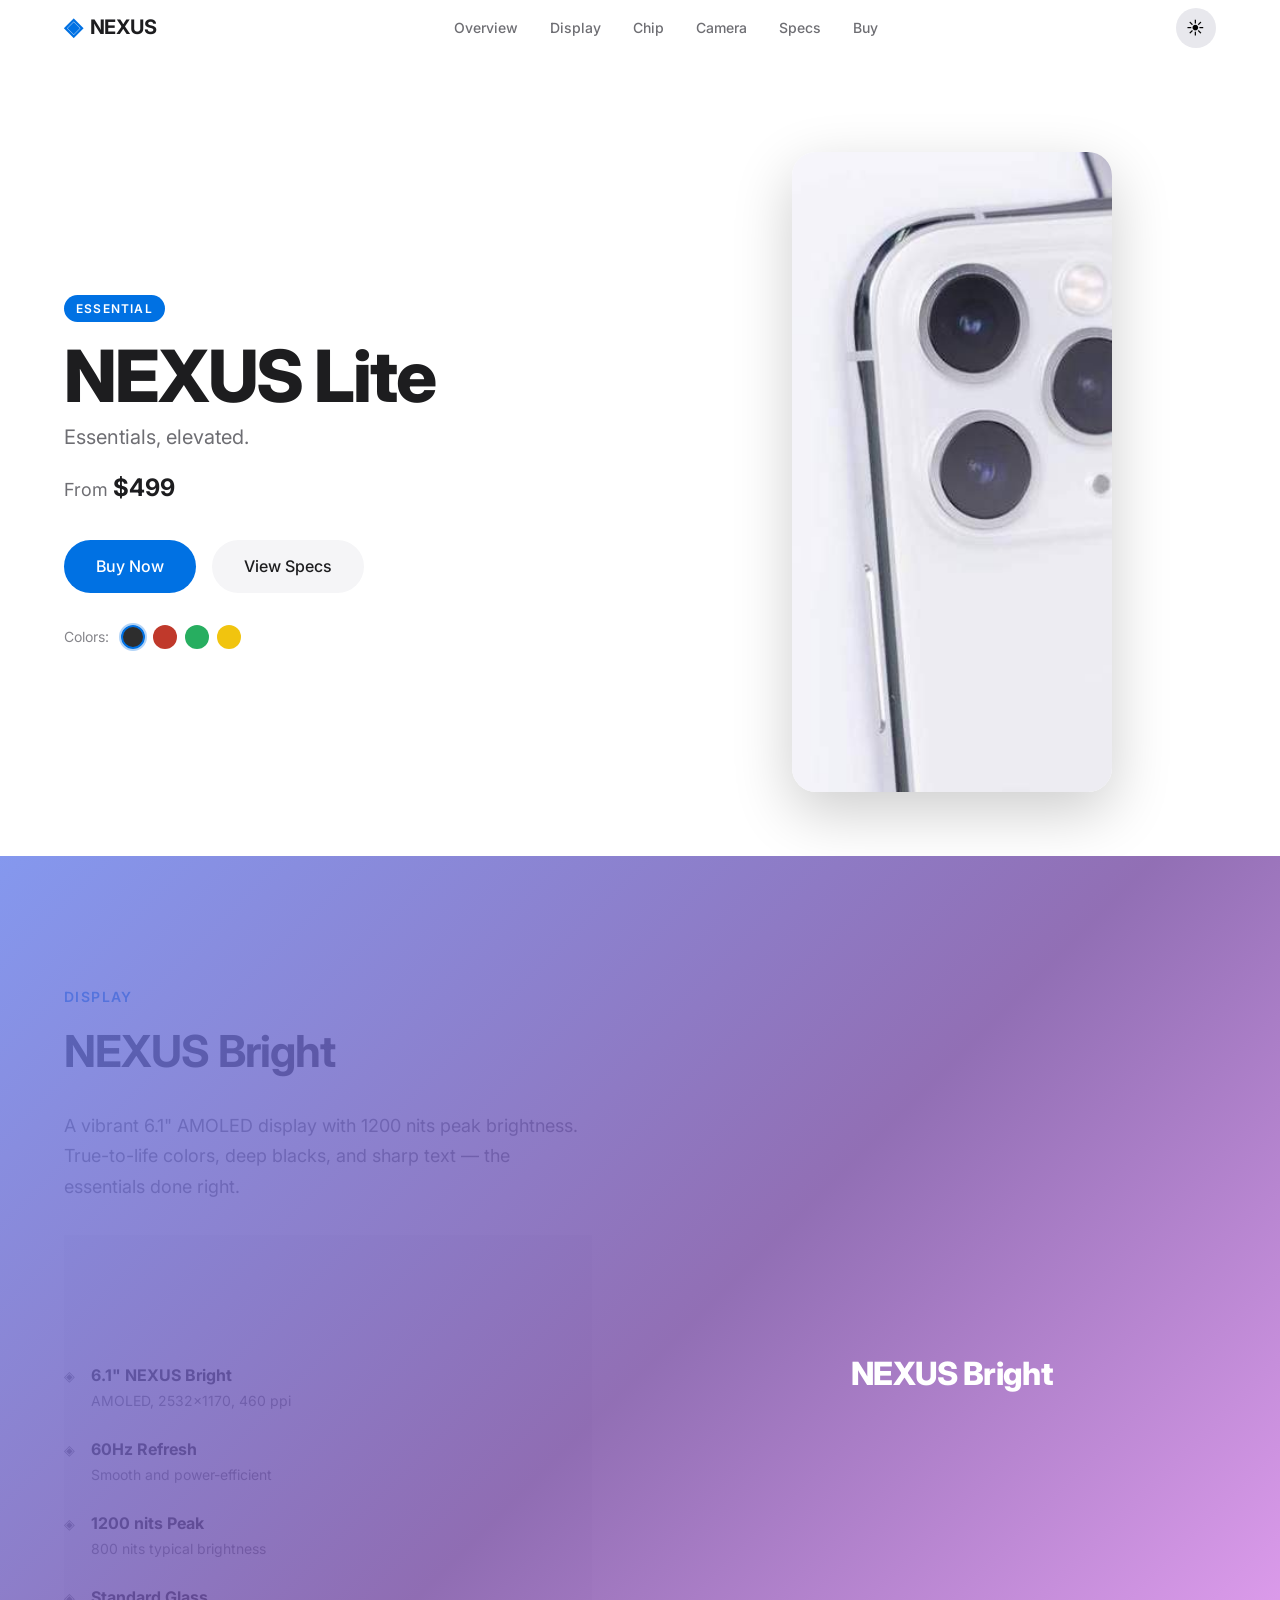
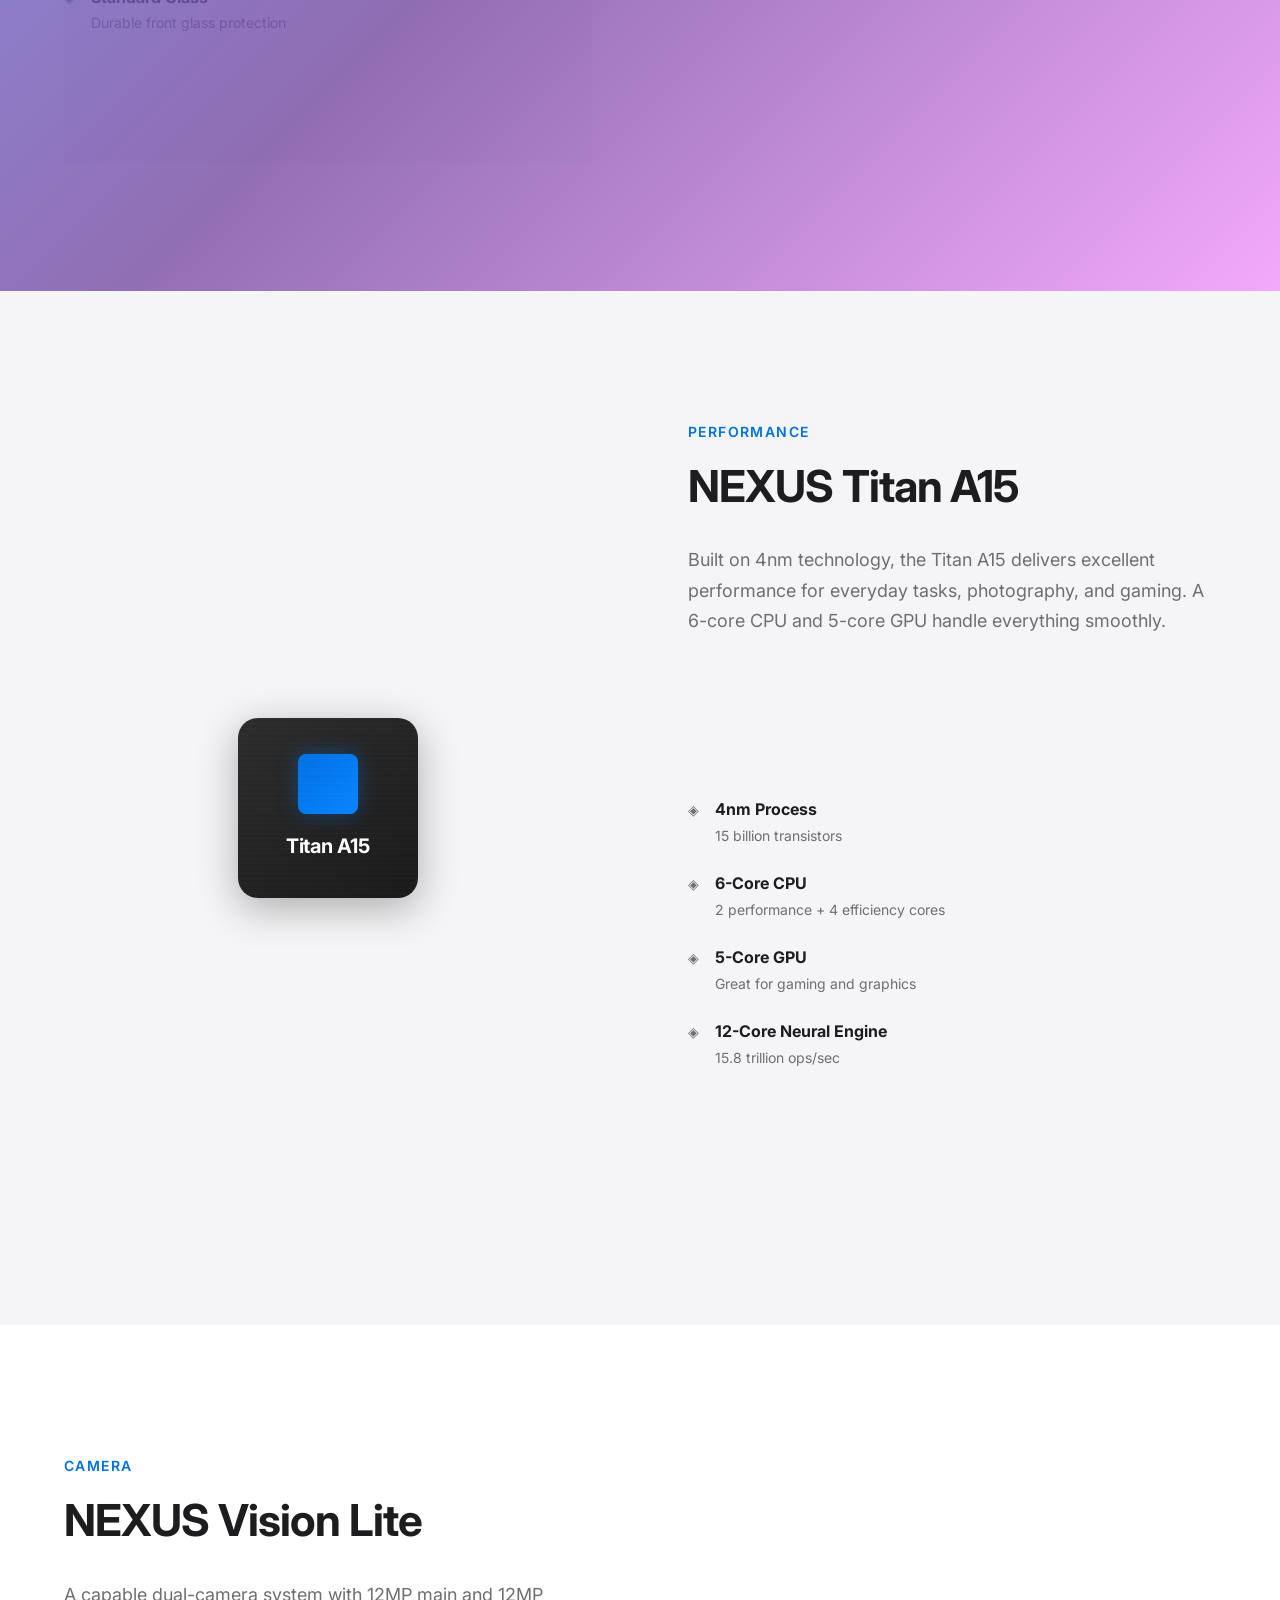
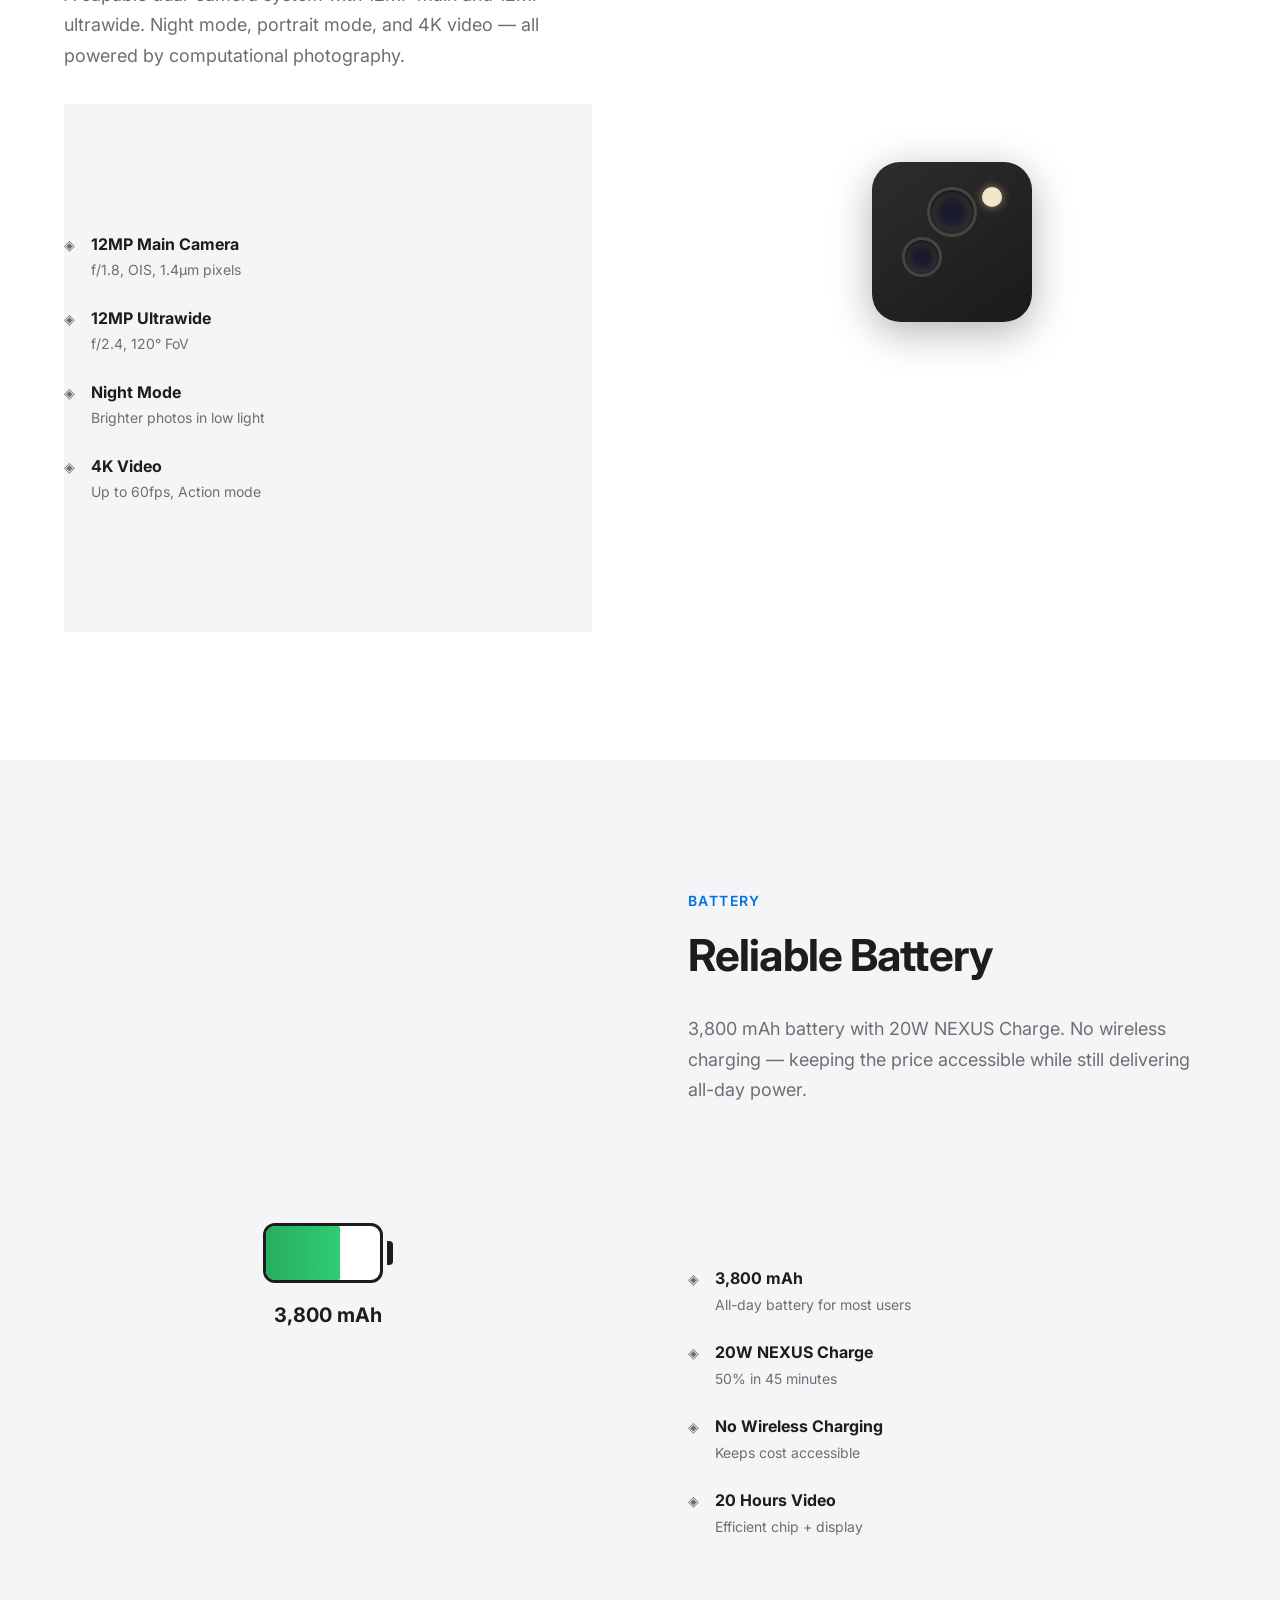
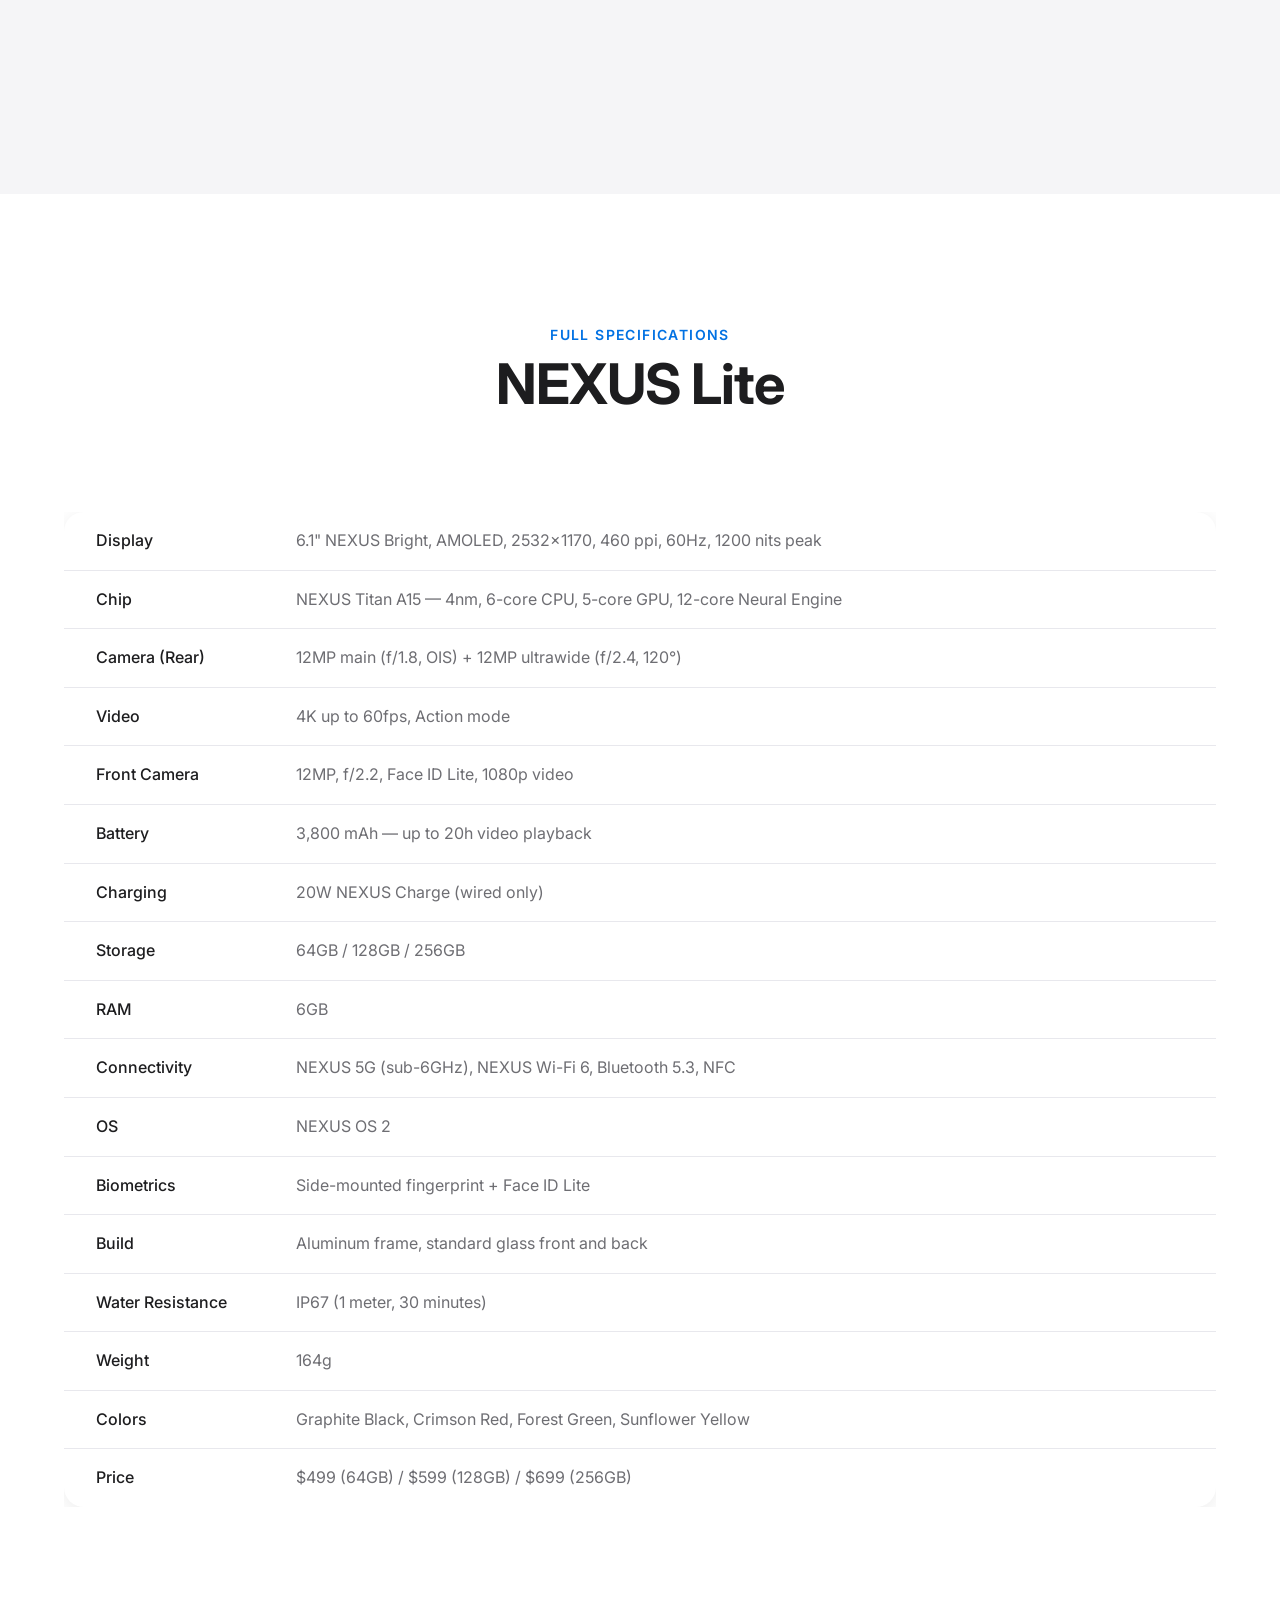
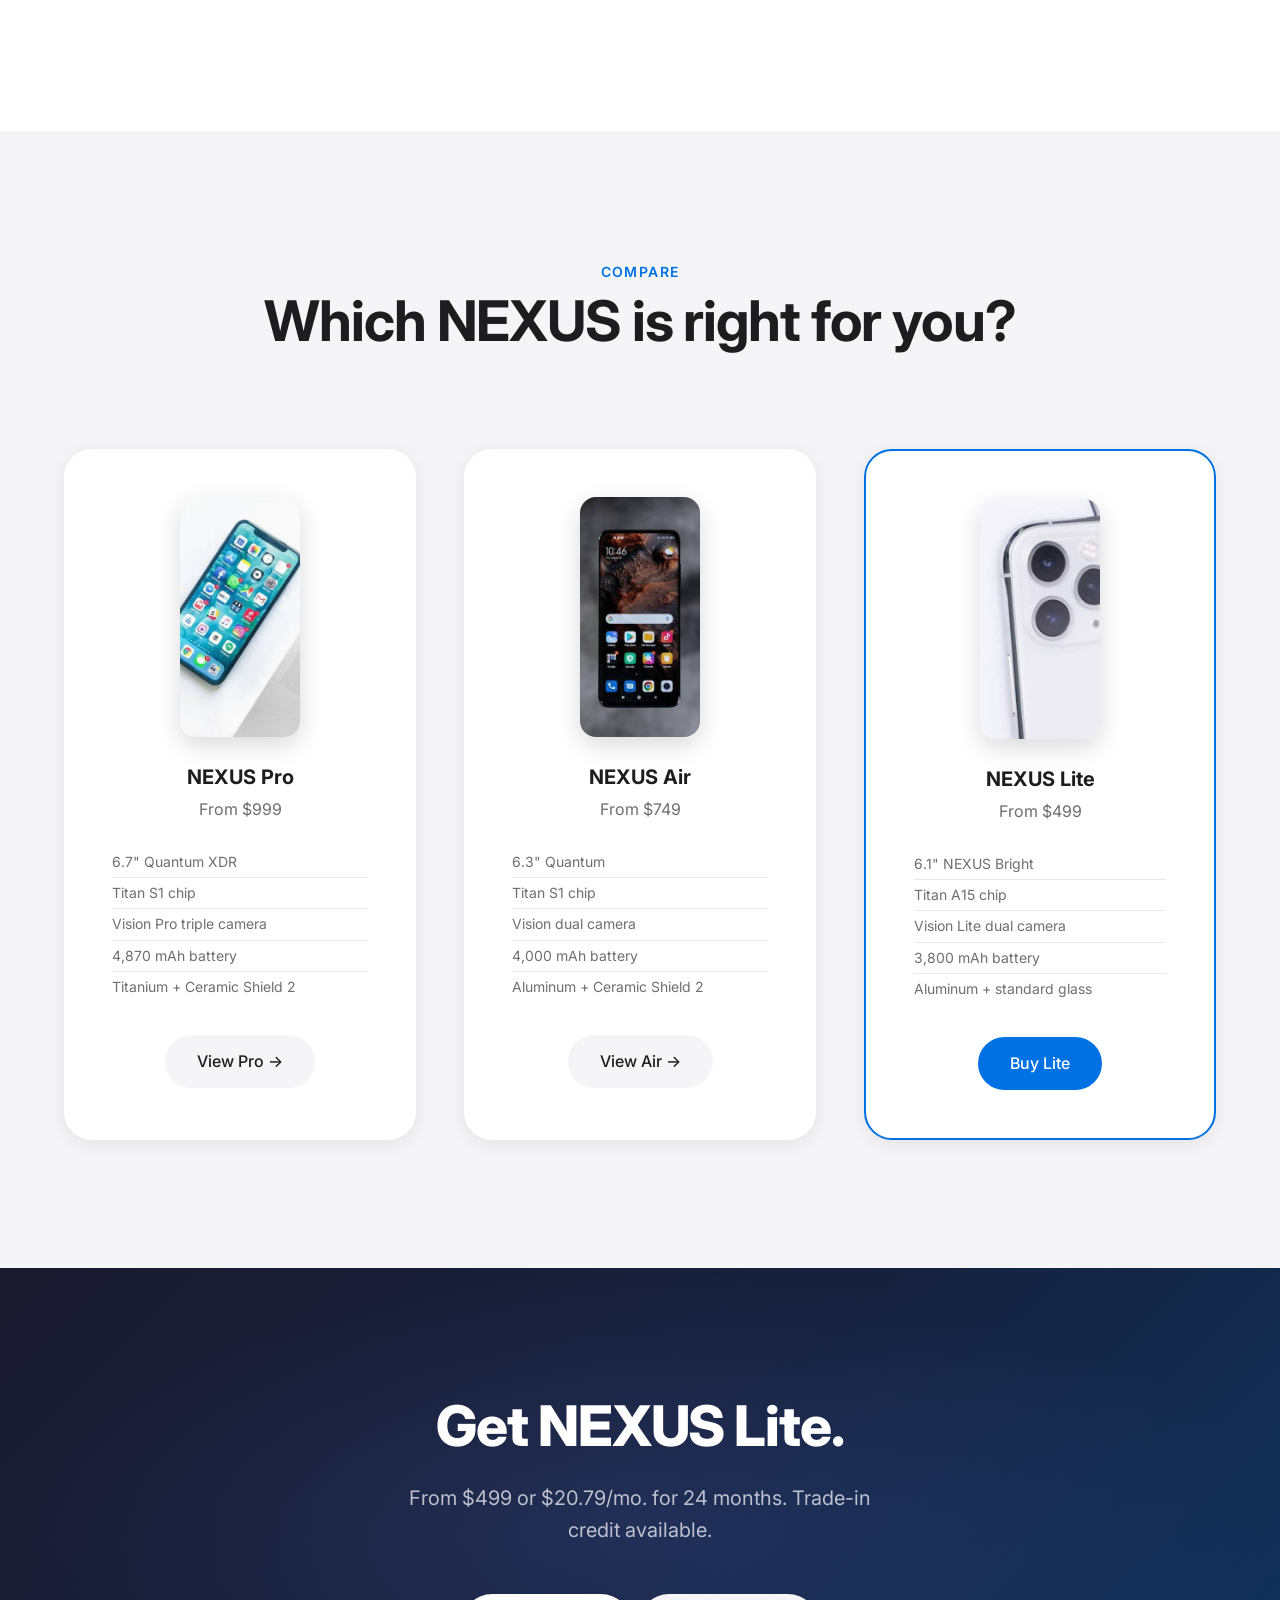
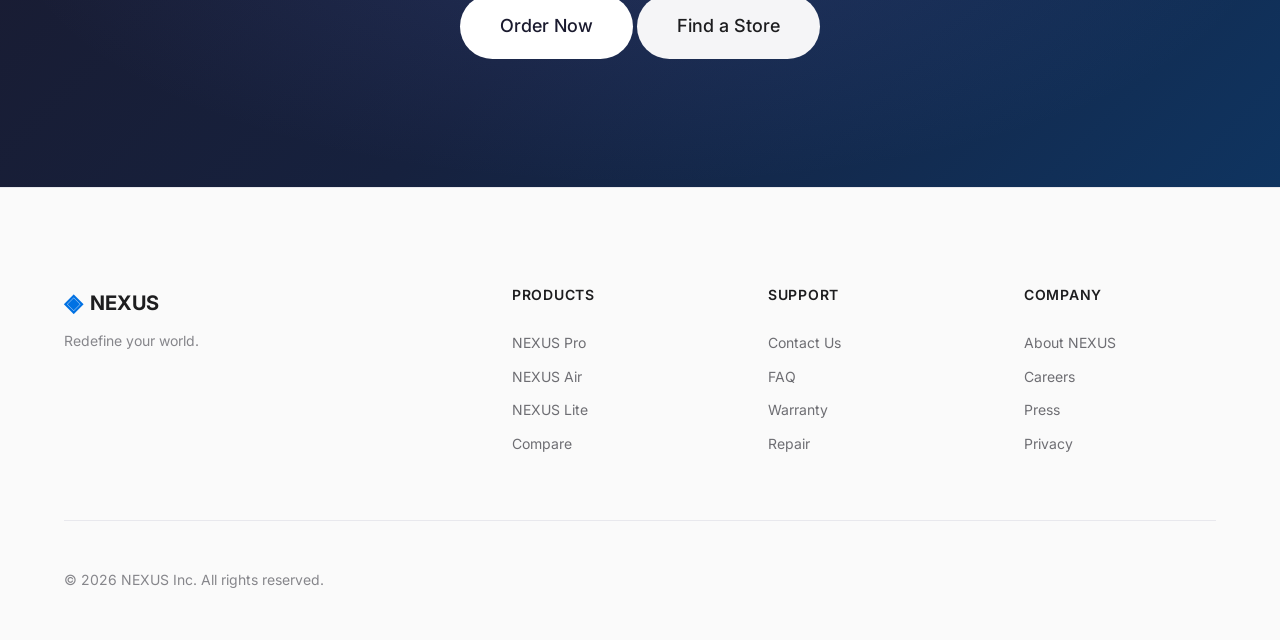
<file: projects/phone-brand/pages/nexus-lite.html>
<!DOCTYPE html>
<html lang="en" data-theme="light">
<head>
    <meta charset="UTF-8">
    <meta name="viewport" content="width=device-width, initial-scale=1.0">
    <title>NEXUS Lite — Essentials, Elevated</title>
    <link rel="preconnect" href="https://fonts.googleapis.com">
    <link rel="preconnect" href="https://fonts.gstatic.com" crossorigin>
    <link href="https://fonts.googleapis.com/css2?family=Inter:wght@300;400;500;600;700;800;900&display=swap" rel="stylesheet">
    <link rel="stylesheet" href="../css/style.css">
</head>
<body>

    <nav class="navbar" id="navbar">
        <div class="nav-container">
            <a href="../index.html#hero" class="nav-logo">
                <span class="logo-icon">◈</span>
                <span class="logo-text">NEXUS</span>
            </a>
            <ul class="nav-links" id="navLinks">
                <li><a href="#hero" class="nav-link">Overview</a></li>
                <li><a href="#display" class="nav-link">Display</a></li>
                <li><a href="#chip" class="nav-link">Chip</a></li>
                <li><a href="#camera" class="nav-link">Camera</a></li>
                <li><a href="#specs" class="nav-link">Specs</a></li>
                <li><a href="#cta" class="nav-link">Buy</a></li>
            </ul>
            <div class="nav-actions">
                <button class="theme-toggle" id="themeToggle" aria-label="Toggle theme">
                    <span class="theme-icon theme-icon-light">☀</span>
                    <span class="theme-icon theme-icon-dark">☾</span>
                </button>
                <button class="hamburger" id="hamburger" aria-label="Toggle menu">
                    <span class="hamburger-line"></span>
                    <span class="hamburger-line"></span>
                    <span class="hamburger-line"></span>
                </button>
            </div>
        </div>
    </nav>

    <div class="mobile-menu" id="mobileMenu">
        <div class="mobile-menu-overlay" id="mobileOverlay"></div>
        <div class="mobile-menu-panel" id="mobilePanel">
            <ul class="mobile-nav-links">
                <li><a href="#hero" class="mobile-nav-link">Overview</a></li>
                <li><a href="#display" class="mobile-nav-link">Display</a></li>
                <li><a href="#chip" class="mobile-nav-link">Chip</a></li>
                <li><a href="#camera" class="mobile-nav-link">Camera</a></li>
                <li><a href="#specs" class="mobile-nav-link">Specs</a></li>
                <li><a href="#cta" class="mobile-nav-link">Buy</a></li>
            </ul>
        </div>
    </div>

    <!-- ========== PRODUCT HERO ========== -->
    <section class="product-hero" id="hero" data-scroll-animation="fade-up">
        <div class="product-hero-container">
            <div class="product-hero-content">
                <span class="product-badge">Essential</span>
                <h1 class="product-hero-title">NEXUS Lite</h1>
                <p class="product-hero-tagline">Essentials, elevated.</p>
                <p class="product-hero-price">From <strong>$499</strong></p>
                <div class="product-hero-cta">
                    <a href="#cta" class="btn btn-primary">Buy Now</a>
                    <a href="#specs" class="btn btn-secondary">View Specs</a>
                </div>
                <div class="product-hero-colors">
                    <span class="color-label">Colors:</span>
                    <span class="color-dot active" style="background:#2d2d2d;" title="Graphite Black"></span>
                    <span class="color-dot" style="background:#c0392b;" title="Crimson Red"></span>
                    <span class="color-dot" style="background:#27ae60;" title="Forest Green"></span>
                    <span class="color-dot" style="background:#f1c40f;" title="Sunflower Yellow"></span>
                </div>
            </div>
            <div class="product-hero-visual">
                <img src="../images/phone-lite.jpg" alt="NEXUS Lite" class="product-hero-img">
            </div>
        </div>
    </section>

    <!-- ========== DISPLAY ========== -->
    <section class="spec-section" id="display" data-scroll-animation="fade-up">
        <div class="spec-container">
            <div class="spec-content">
                <span class="section-label">Display</span>
                <h2 class="spec-title">NEXUS Bright</h2>
                <p class="spec-desc">A vibrant 6.1" AMOLED display with 1200 nits peak brightness. True-to-life colors, deep blacks, and sharp text — the essentials done right.</p>
                <ul class="spec-highlights">
                    <li><span class="spec-icon">◈</span><div><strong>6.1" NEXUS Bright</strong><span>AMOLED, 2532×1170, 460 ppi</span></div></li>
                    <li><span class="spec-icon">◈</span><div><strong>60Hz Refresh</strong><span>Smooth and power-efficient</span></div></li>
                    <li><span class="spec-icon">◈</span><div><strong>1200 nits Peak</strong><span>800 nits typical brightness</span></div></li>
                    <li><span class="spec-icon">◈</span><div><strong>Standard Glass</strong><span>Durable front glass protection</span></div></li>
                </ul>
            </div>
            <div class="spec-visual">
                <div class="spec-display-mockup">
                    <div class="mockup-gradient"></div>
                    <div class="mockup-text">NEXUS Bright</div>
                </div>
            </div>
        </div>
    </section>

    <!-- ========== CHIP ========== -->
    <section class="spec-section spec-section-alt" id="chip" data-scroll-animation="fade-up">
        <div class="spec-container spec-container-reverse">
            <div class="spec-content">
                <span class="section-label">Performance</span>
                <h2 class="spec-title">NEXUS Titan A15</h2>
                <p class="spec-desc">Built on 4nm technology, the Titan A15 delivers excellent performance for everyday tasks, photography, and gaming. A 6-core CPU and 5-core GPU handle everything smoothly.</p>
                <ul class="spec-highlights">
                    <li><span class="spec-icon">◈</span><div><strong>4nm Process</strong><span>15 billion transistors</span></div></li>
                    <li><span class="spec-icon">◈</span><div><strong>6-Core CPU</strong><span>2 performance + 4 efficiency cores</span></div></li>
                    <li><span class="spec-icon">◈</span><div><strong>5-Core GPU</strong><span>Great for gaming and graphics</span></div></li>
                    <li><span class="spec-icon">◈</span><div><strong>12-Core Neural Engine</strong><span>15.8 trillion ops/sec</span></div></li>
                </ul>
            </div>
            <div class="spec-visual">
                <div class="spec-chip-mockup">
                    <div class="chip-visual">
                        <div class="chip-core"></div>
                        <div class="chip-label">Titan A15</div>
                    </div>
                </div>
            </div>
        </div>
    </section>

    <!-- ========== CAMERA ========== -->
    <section class="spec-section" id="camera" data-scroll-animation="fade-up">
        <div class="spec-container">
            <div class="spec-content">
                <span class="section-label">Camera</span>
                <h2 class="spec-title">NEXUS Vision Lite</h2>
                <p class="spec-desc">A capable dual-camera system with 12MP main and 12MP ultrawide. Night mode, portrait mode, and 4K video — all powered by computational photography.</p>
                <ul class="spec-highlights">
                    <li><span class="spec-icon">◈</span><div><strong>12MP Main Camera</strong><span>f/1.8, OIS, 1.4µm pixels</span></div></li>
                    <li><span class="spec-icon">◈</span><div><strong>12MP Ultrawide</strong><span>f/2.4, 120° FoV</span></div></li>
                    <li><span class="spec-icon">◈</span><div><strong>Night Mode</strong><span>Brighter photos in low light</span></div></li>
                    <li><span class="spec-icon">◈</span><div><strong>4K Video</strong><span>Up to 60fps, Action mode</span></div></li>
                </ul>
            </div>
            <div class="spec-visual">
                <div class="spec-camera-mockup">
                    <div class="camera-module">
                        <div class="camera-lens"></div>
                        <div class="camera-lens camera-lens-2"></div>
                        <div class="camera-flash"></div>
                    </div>
                </div>
            </div>
        </div>
    </section>

    <!-- ========== BATTERY ========== -->
    <section class="spec-section spec-section-alt" id="battery" data-scroll-animation="fade-up">
        <div class="spec-container spec-container-reverse">
            <div class="spec-content">
                <span class="section-label">Battery</span>
                <h2 class="spec-title">Reliable Battery</h2>
                <p class="spec-desc">3,800 mAh battery with 20W NEXUS Charge. No wireless charging — keeping the price accessible while still delivering all-day power.</p>
                <ul class="spec-highlights">
                    <li><span class="spec-icon">◈</span><div><strong>3,800 mAh</strong><span>All-day battery for most users</span></div></li>
                    <li><span class="spec-icon">◈</span><div><strong>20W NEXUS Charge</strong><span>50% in 45 minutes</span></div></li>
                    <li><span class="spec-icon">◈</span><div><strong>No Wireless Charging</strong><span>Keeps cost accessible</span></div></li>
                    <li><span class="spec-icon">◈</span><div><strong>20 Hours Video</strong><span>Efficient chip + display</span></div></li>
                </ul>
            </div>
            <div class="spec-visual">
                <div class="battery-visual">
                    <div class="battery-icon">
                        <div class="battery-body">
                            <div class="battery-fill" style="width:65%"></div>
                        </div>
                        <div class="battery-tip"></div>
                    </div>
                    <span class="battery-label">3,800 mAh</span>
                </div>
            </div>
        </div>
    </section>

    <!-- ========== FULL SPECS ========== -->
    <section class="full-specs" id="specs" data-scroll-animation="fade-up">
        <div class="container">
            <div class="section-header">
                <span class="section-label">Full Specifications</span>
                <h2 class="section-title">NEXUS Lite</h2>
            </div>
            <div class="specs-table-wrapper">
                <table class="specs-table">
                    <tbody>
                        <tr><td>Display</td><td>6.1" NEXUS Bright, AMOLED, 2532×1170, 460 ppi, 60Hz, 1200 nits peak</td></tr>
                        <tr><td>Chip</td><td>NEXUS Titan A15 — 4nm, 6-core CPU, 5-core GPU, 12-core Neural Engine</td></tr>
                        <tr><td>Camera (Rear)</td><td>12MP main (f/1.8, OIS) + 12MP ultrawide (f/2.4, 120°)</td></tr>
                        <tr><td>Video</td><td>4K up to 60fps, Action mode</td></tr>
                        <tr><td>Front Camera</td><td>12MP, f/2.2, Face ID Lite, 1080p video</td></tr>
                        <tr><td>Battery</td><td>3,800 mAh — up to 20h video playback</td></tr>
                        <tr><td>Charging</td><td>20W NEXUS Charge (wired only)</td></tr>
                        <tr><td>Storage</td><td>64GB / 128GB / 256GB</td></tr>
                        <tr><td>RAM</td><td>6GB</td></tr>
                        <tr><td>Connectivity</td><td>NEXUS 5G (sub-6GHz), NEXUS Wi-Fi 6, Bluetooth 5.3, NFC</td></tr>
                        <tr><td>OS</td><td>NEXUS OS 2</td></tr>
                        <tr><td>Biometrics</td><td>Side-mounted fingerprint + Face ID Lite</td></tr>
                        <tr><td>Build</td><td>Aluminum frame, standard glass front and back</td></tr>
                        <tr><td>Water Resistance</td><td>IP67 (1 meter, 30 minutes)</td></tr>
                        <tr><td>Weight</td><td>164g</td></tr>
                        <tr><td>Colors</td><td>Graphite Black, Crimson Red, Forest Green, Sunflower Yellow</td></tr>
                        <tr><td>Price</td><td>$499 (64GB) / $599 (128GB) / $699 (256GB)</td></tr>
                    </tbody>
                </table>
            </div>
        </div>
    </section>

    <!-- ========== COMPARE ========== -->
    <section class="compare-section" data-scroll-animation="fade-up">
        <div class="container">
            <div class="section-header">
                <span class="section-label">Compare</span>
                <h2 class="section-title">Which NEXUS is right for you?</h2>
            </div>
            <div class="compare-grid">
                <div class="compare-card">
                    <a href="nexus-pro.html" class="compare-card-link">
                        <img src="../images/phone-pro.jpg" alt="NEXUS Pro" class="compare-img">
                        <h3>NEXUS Pro</h3>
                        <p class="compare-price">From $999</p>
                        <ul class="compare-features">
                            <li>6.7" Quantum XDR</li>
                            <li>Titan S1 chip</li>
                            <li>Vision Pro triple camera</li>
                            <li>4,870 mAh battery</li>
                            <li>Titanium + Ceramic Shield 2</li>
                        </ul>
                        <span class="btn btn-secondary">View Pro →</span>
                    </a>
                </div>
                <div class="compare-card">
                    <a href="nexus-air.html" class="compare-card-link">
                        <img src="../images/phone-air.jpg" alt="NEXUS Air" class="compare-img">
                        <h3>NEXUS Air</h3>
                        <p class="compare-price">From $749</p>
                        <ul class="compare-features">
                            <li>6.3" Quantum</li>
                            <li>Titan S1 chip</li>
                            <li>Vision dual camera</li>
                            <li>4,000 mAh battery</li>
                            <li>Aluminum + Ceramic Shield 2</li>
                        </ul>
                        <span class="btn btn-secondary">View Air →</span>
                    </a>
                </div>
                <div class="compare-card compare-card-active">
                    <img src="../images/phone-lite.jpg" alt="NEXUS Lite" class="compare-img">
                    <h3>NEXUS Lite</h3>
                    <p class="compare-price">From $499</p>
                    <ul class="compare-features">
                        <li>6.1" NEXUS Bright</li>
                        <li>Titan A15 chip</li>
                        <li>Vision Lite dual camera</li>
                        <li>3,800 mAh battery</li>
                        <li>Aluminum + standard glass</li>
                    </ul>
                    <a href="#cta" class="btn btn-primary">Buy Lite</a>
                </div>
            </div>
        </div>
    </section>

    <!-- ========== CTA ========== -->
    <section class="cta" id="cta" data-scroll-animation="fade-up">
        <div class="container">
            <div class="cta-content">
                <h2 class="cta-title">Get NEXUS Lite.</h2>
                <p class="cta-subtext">From $499 or $20.79/mo. for 24 months. Trade-in credit available.</p>
                <div class="cta-buttons">
                    <a href="#" class="btn btn-primary btn-large">Order Now</a>
                    <a href="#" class="btn btn-secondary btn-large">Find a Store</a>
                </div>
            </div>
        </div>
    </section>

    <!-- ========== FOOTER ========== -->
    <footer class="footer">
        <div class="container">
            <div class="footer-grid">
                <div class="footer-col">
                    <div class="footer-logo">
                        <span class="logo-icon">◈</span>
                        <span class="logo-text">NEXUS</span>
                    </div>
                    <p class="footer-tagline">Redefine your world.</p>
                </div>
                <div class="footer-col">
                    <h4 class="footer-heading">Products</h4>
                    <ul class="footer-links">
                        <li><a href="nexus-pro.html">NEXUS Pro</a></li>
                        <li><a href="nexus-air.html">NEXUS Air</a></li>
                        <li><a href="nexus-lite.html">NEXUS Lite</a></li>
                        <li><a href="../index.html#specs">Compare</a></li>
                    </ul>
                </div>
                <div class="footer-col">
                    <h4 class="footer-heading">Support</h4>
                    <ul class="footer-links">
                        <li><a href="#">Contact Us</a></li>
                        <li><a href="#">FAQ</a></li>
                        <li><a href="#">Warranty</a></li>
                        <li><a href="#">Repair</a></li>
                    </ul>
                </div>
                <div class="footer-col">
                    <h4 class="footer-heading">Company</h4>
                    <ul class="footer-links">
                        <li><a href="#">About NEXUS</a></li>
                        <li><a href="#">Careers</a></li>
                        <li><a href="#">Press</a></li>
                        <li><a href="#">Privacy</a></li>
                    </ul>
                </div>
            </div>
            <div class="footer-bottom">
                <p class="footer-copyright">© 2026 NEXUS Inc. All rights reserved.</p>
            </div>
        </div>
    </footer>

    <script src="../js/product.js"></script>
</body>
</html>
</file>
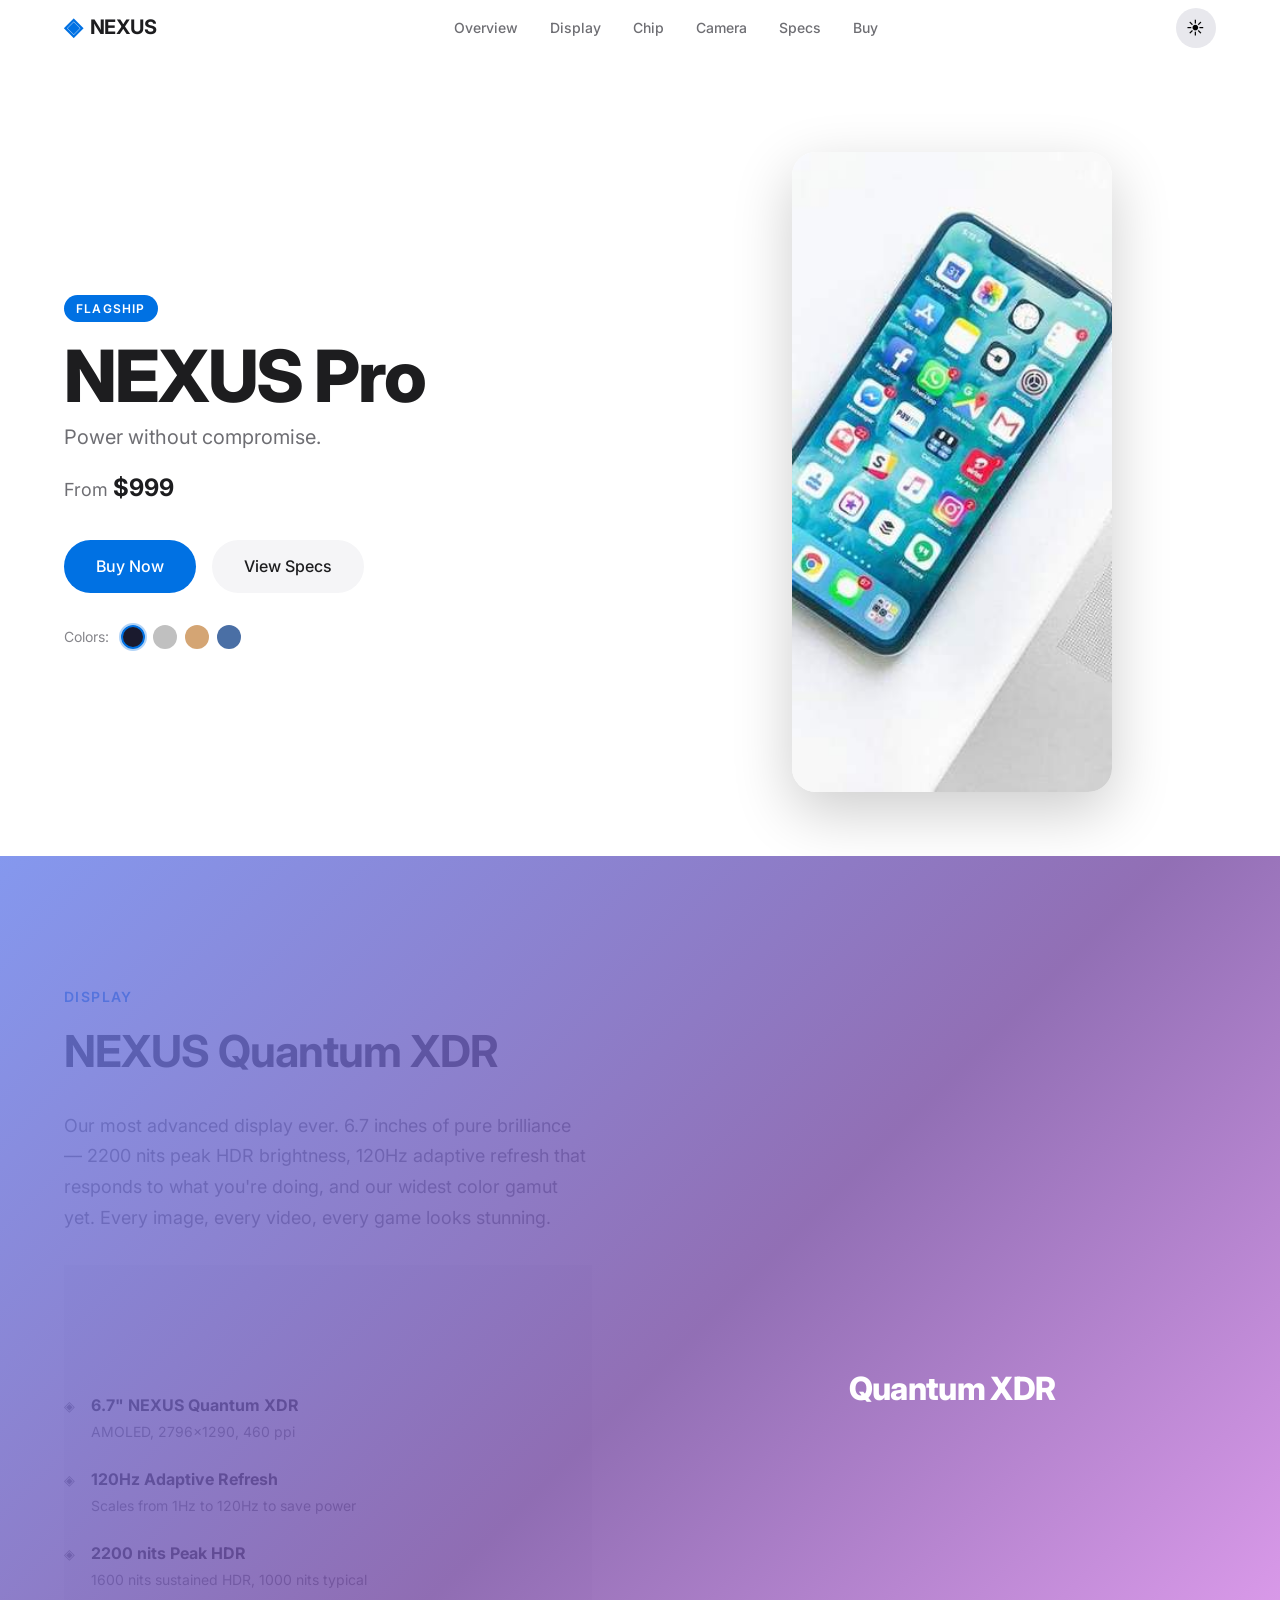
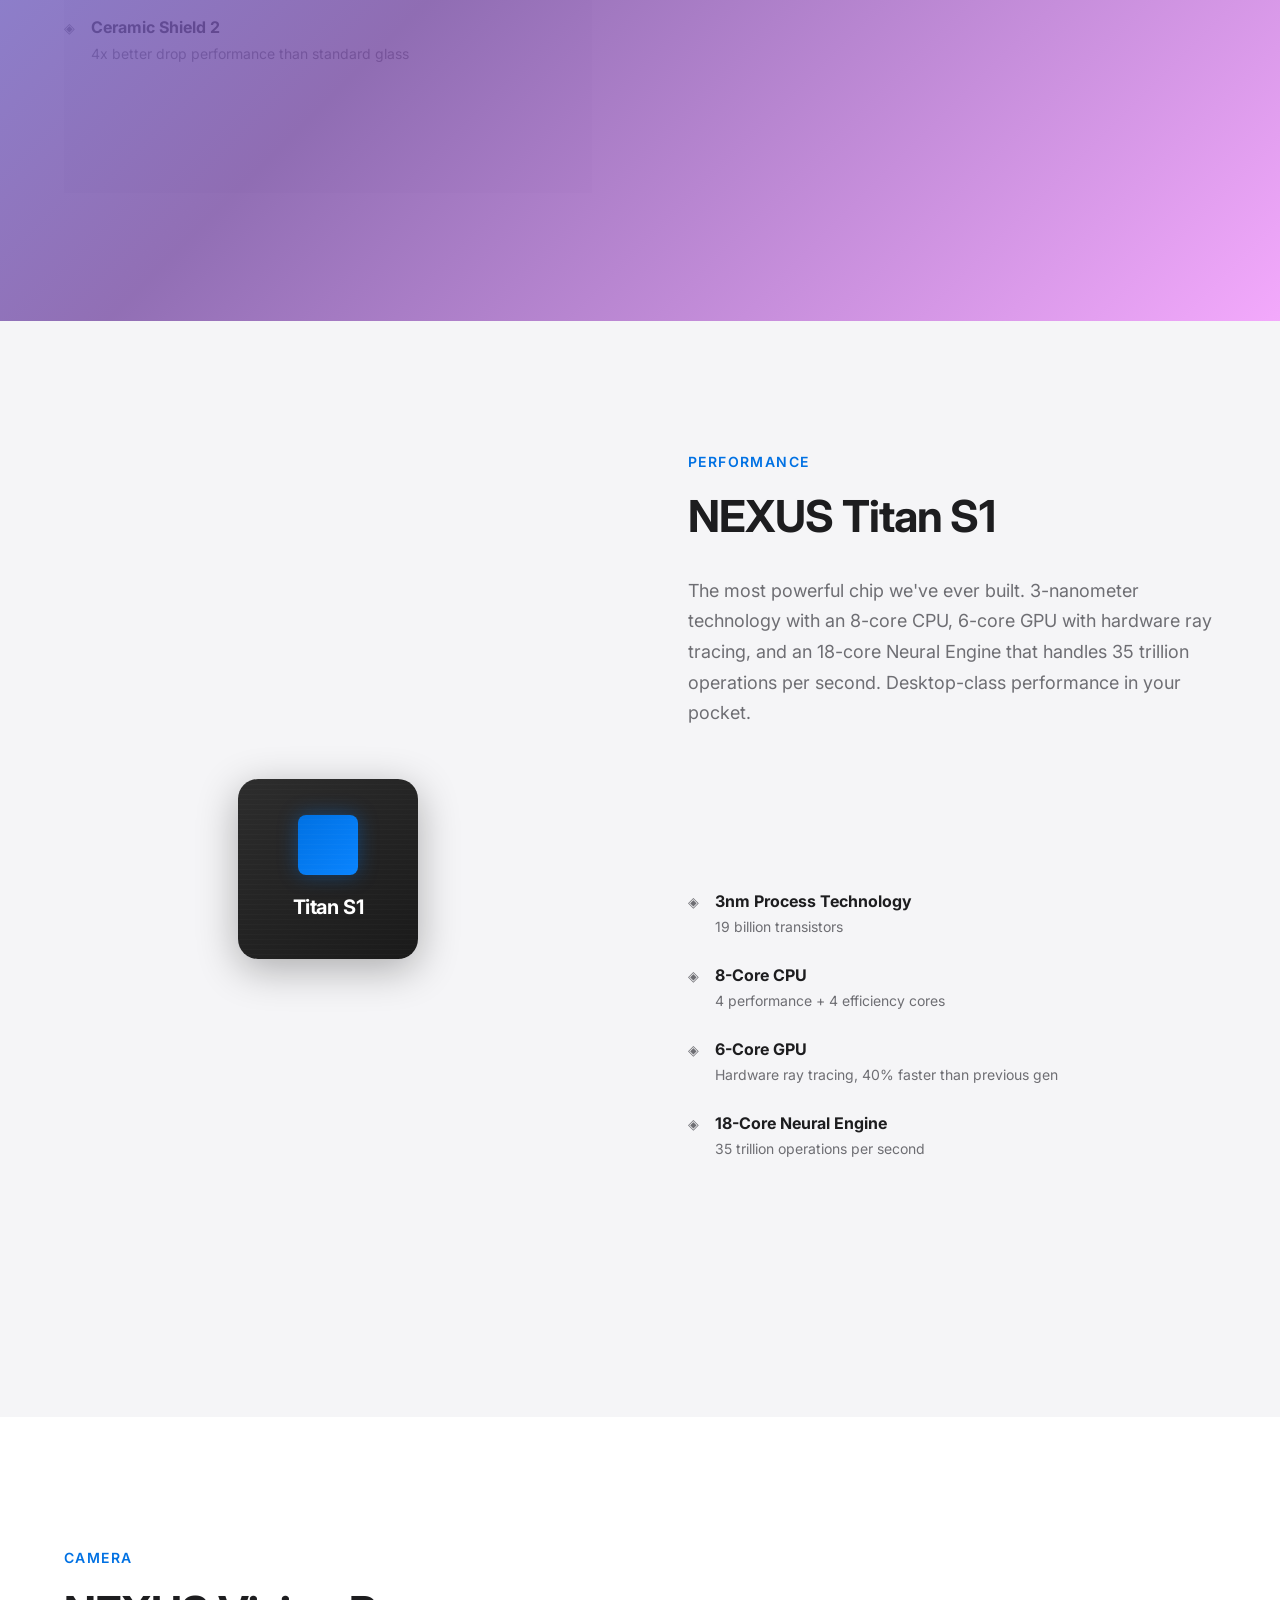
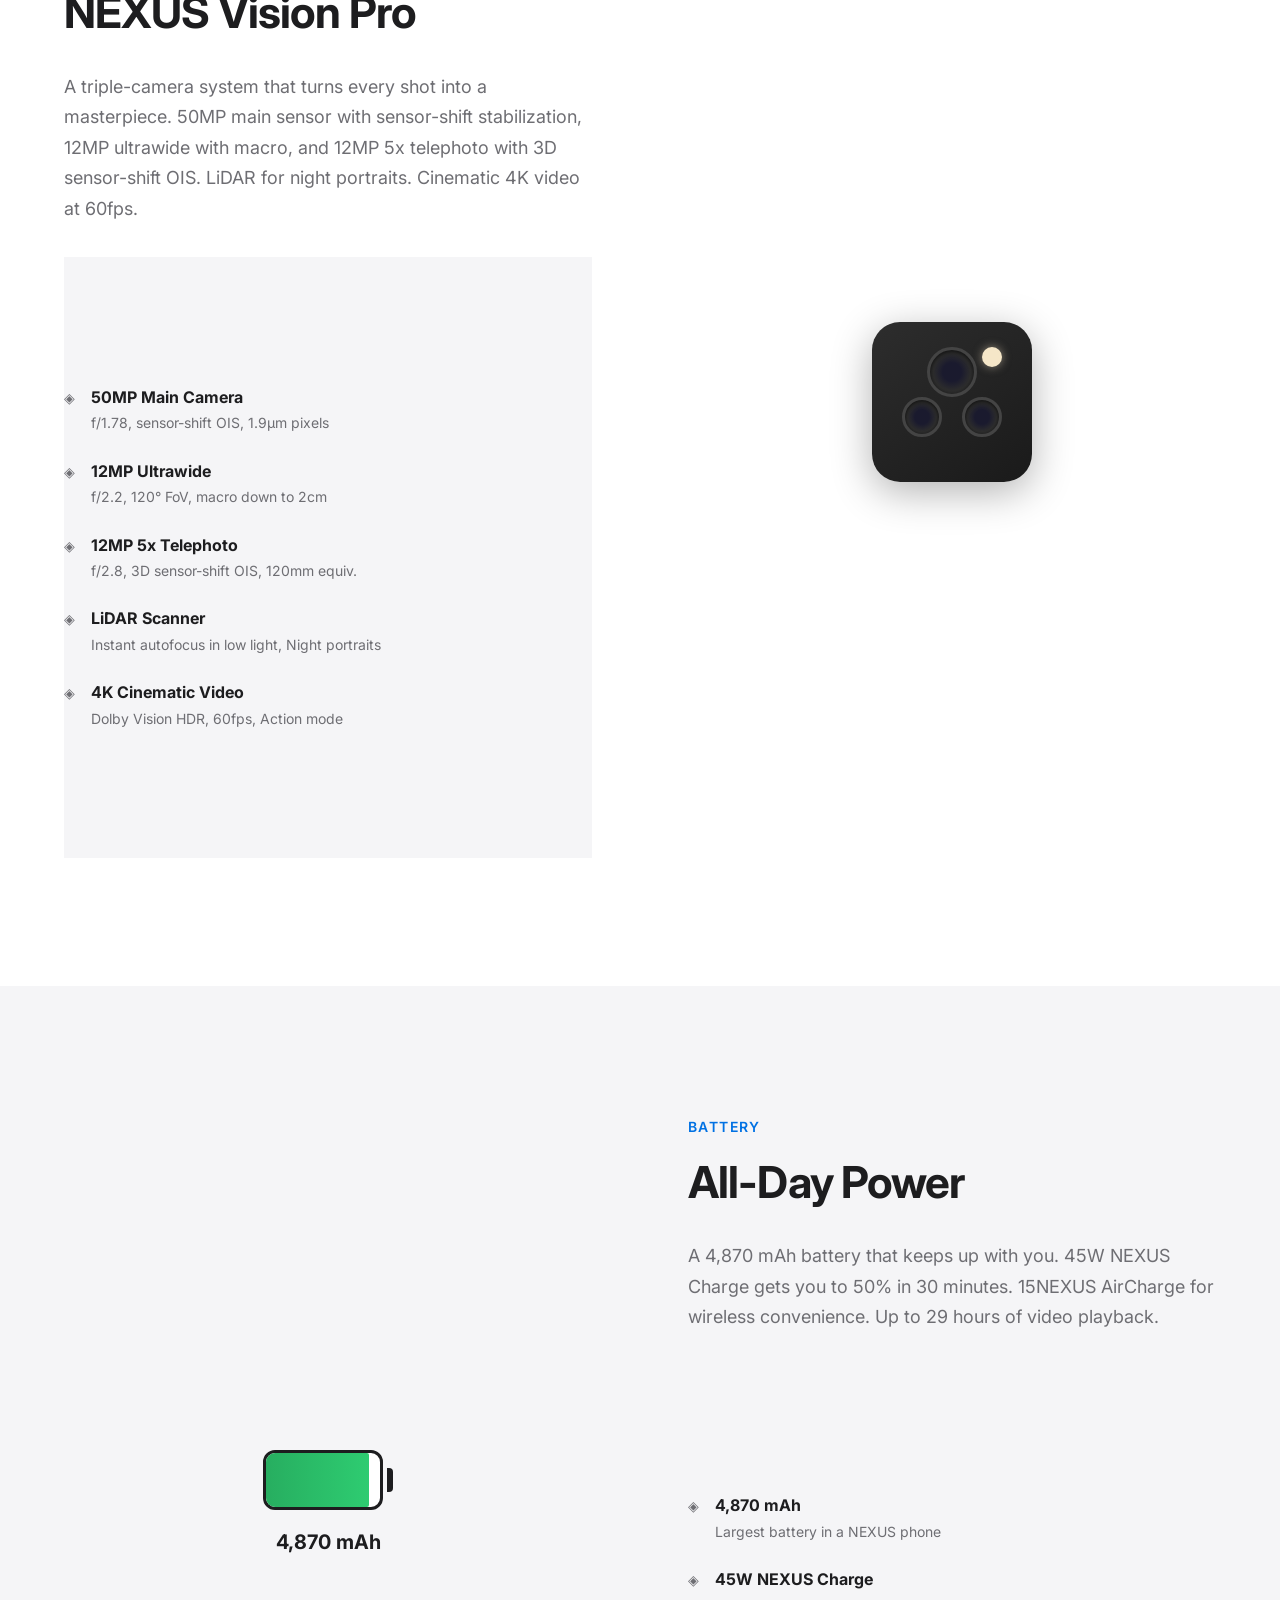
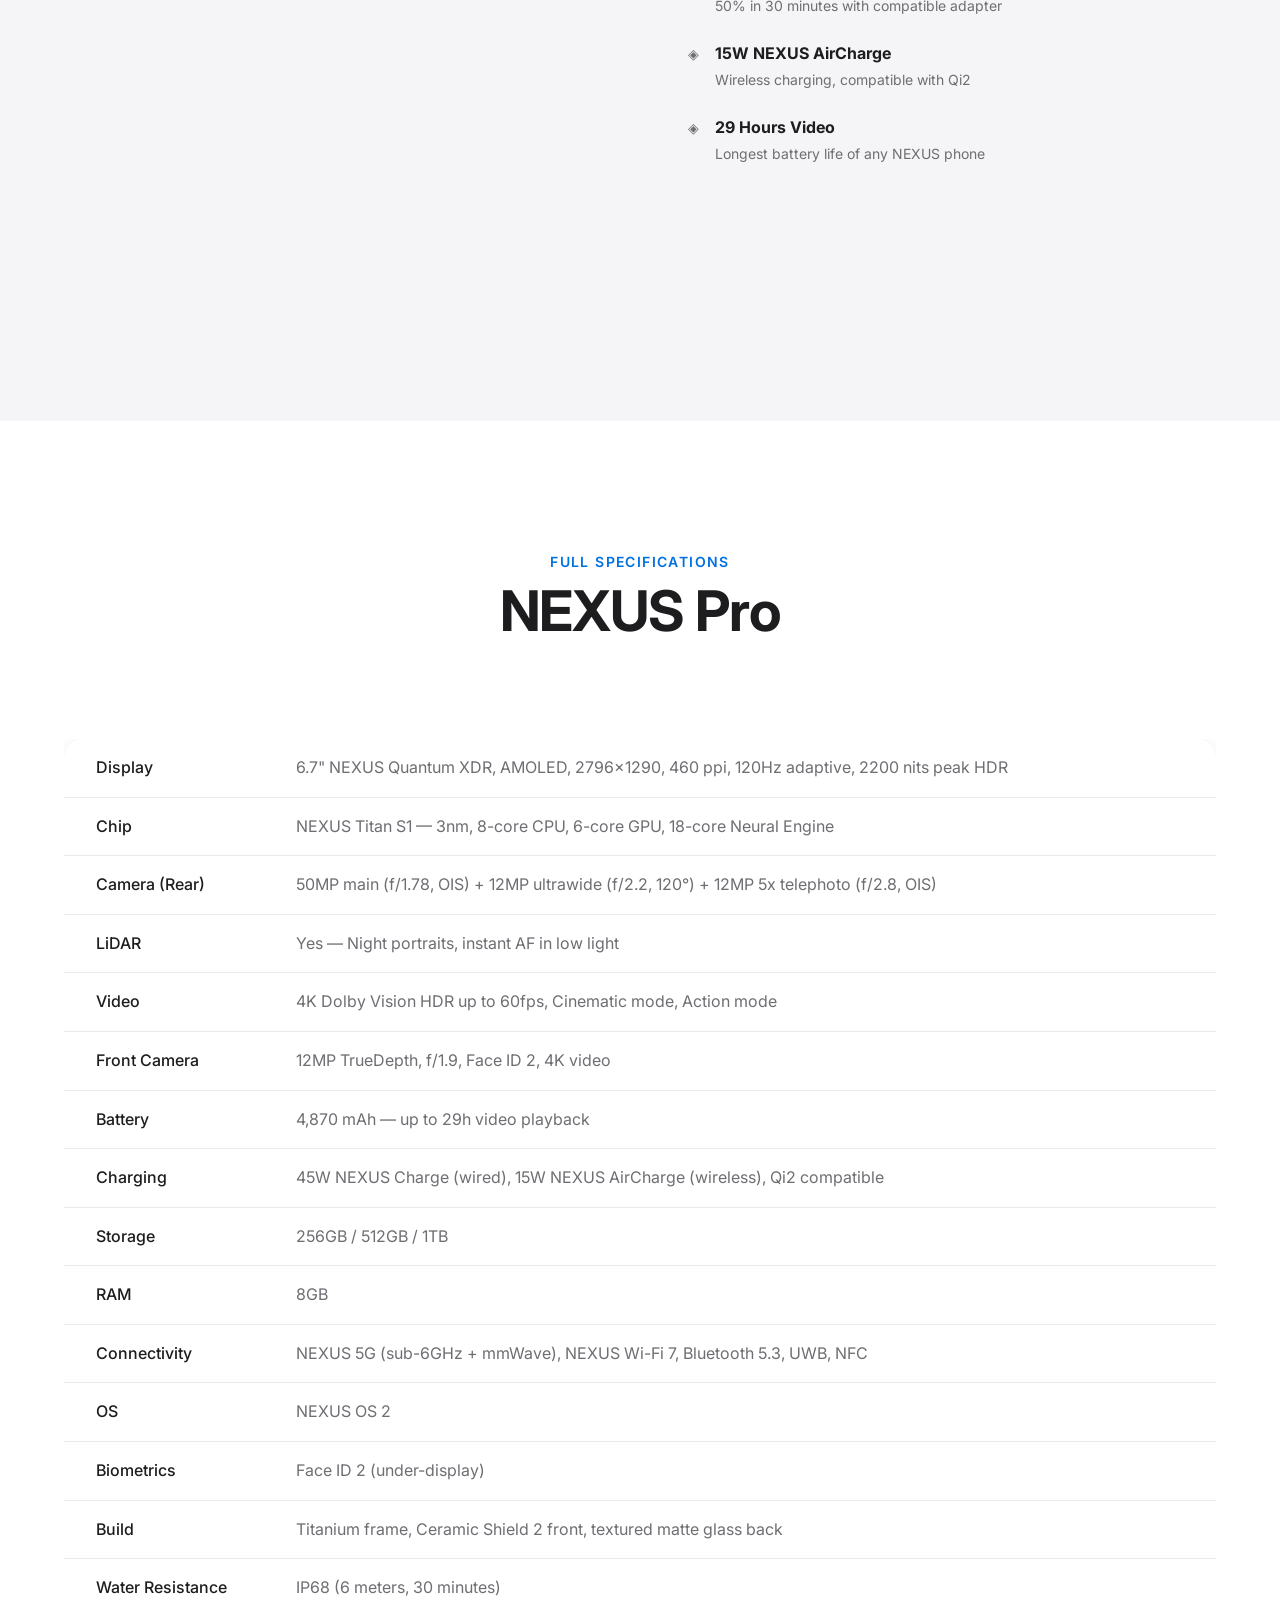
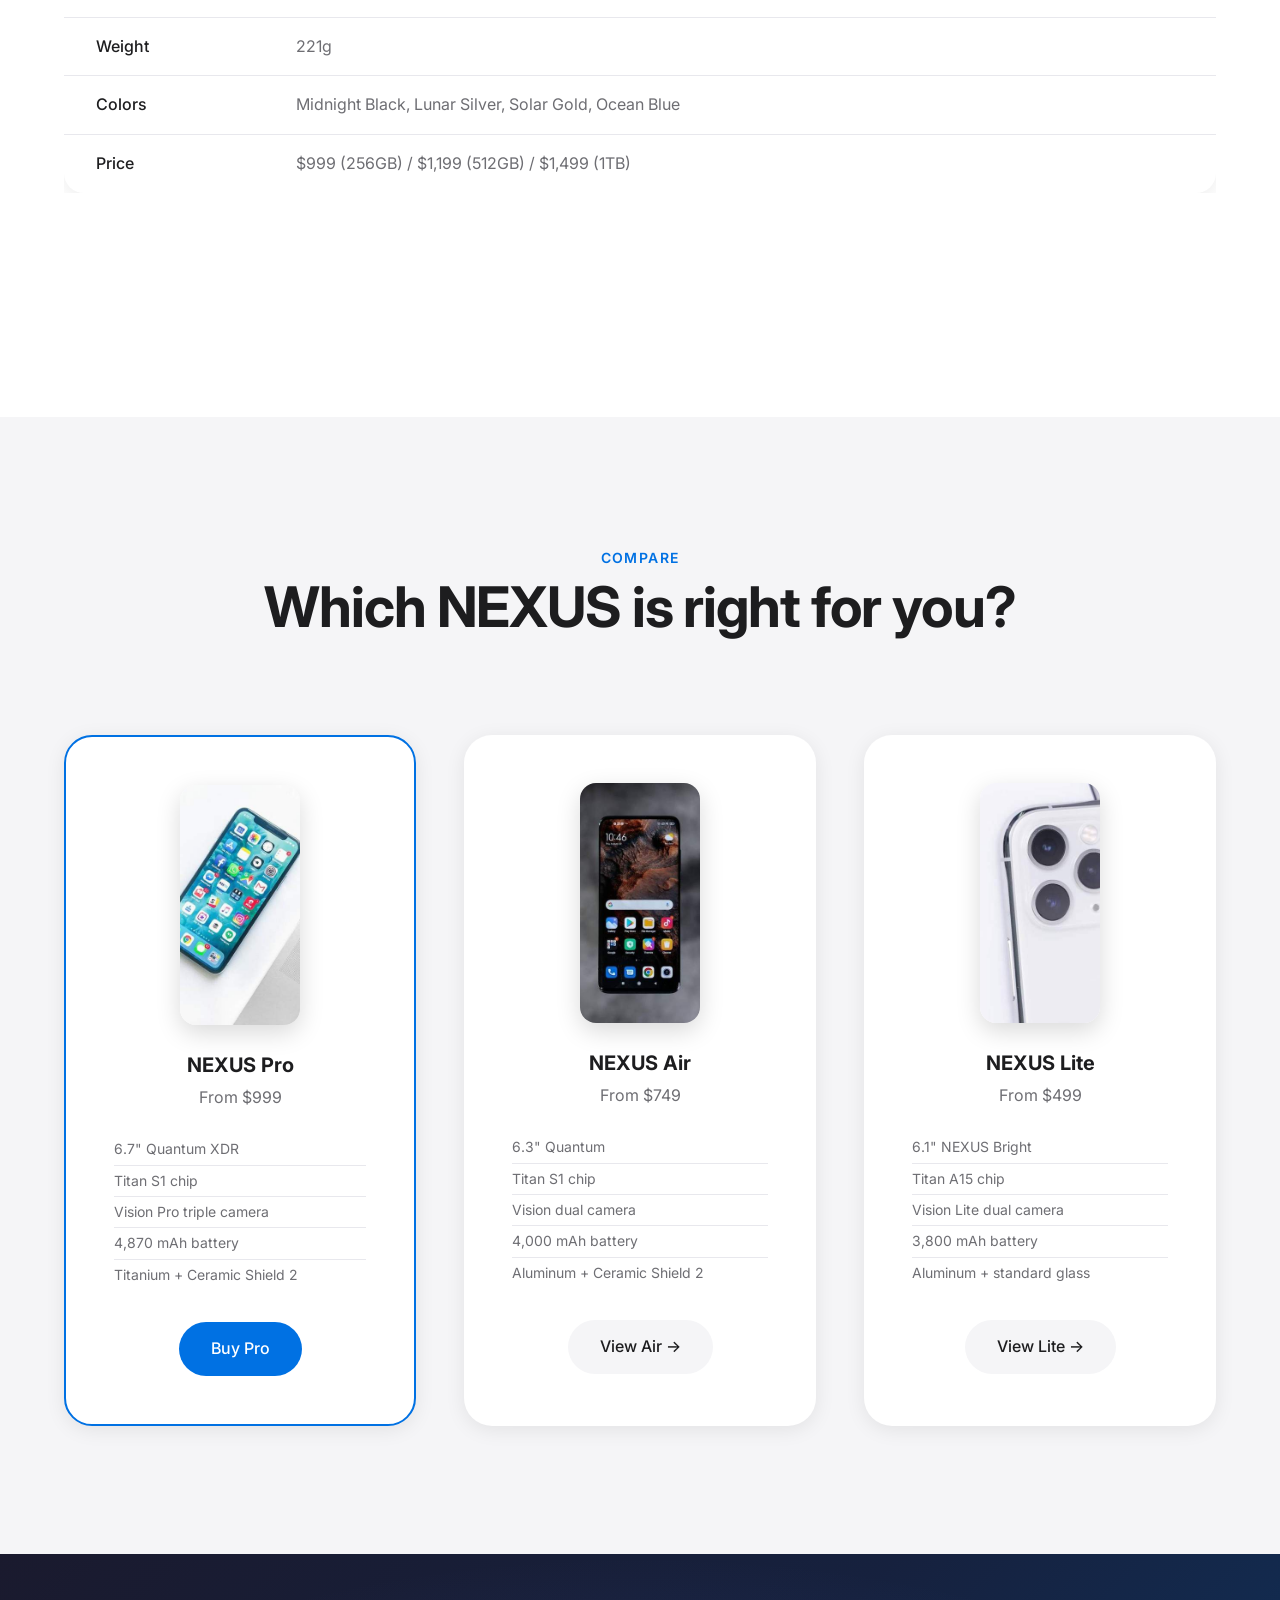
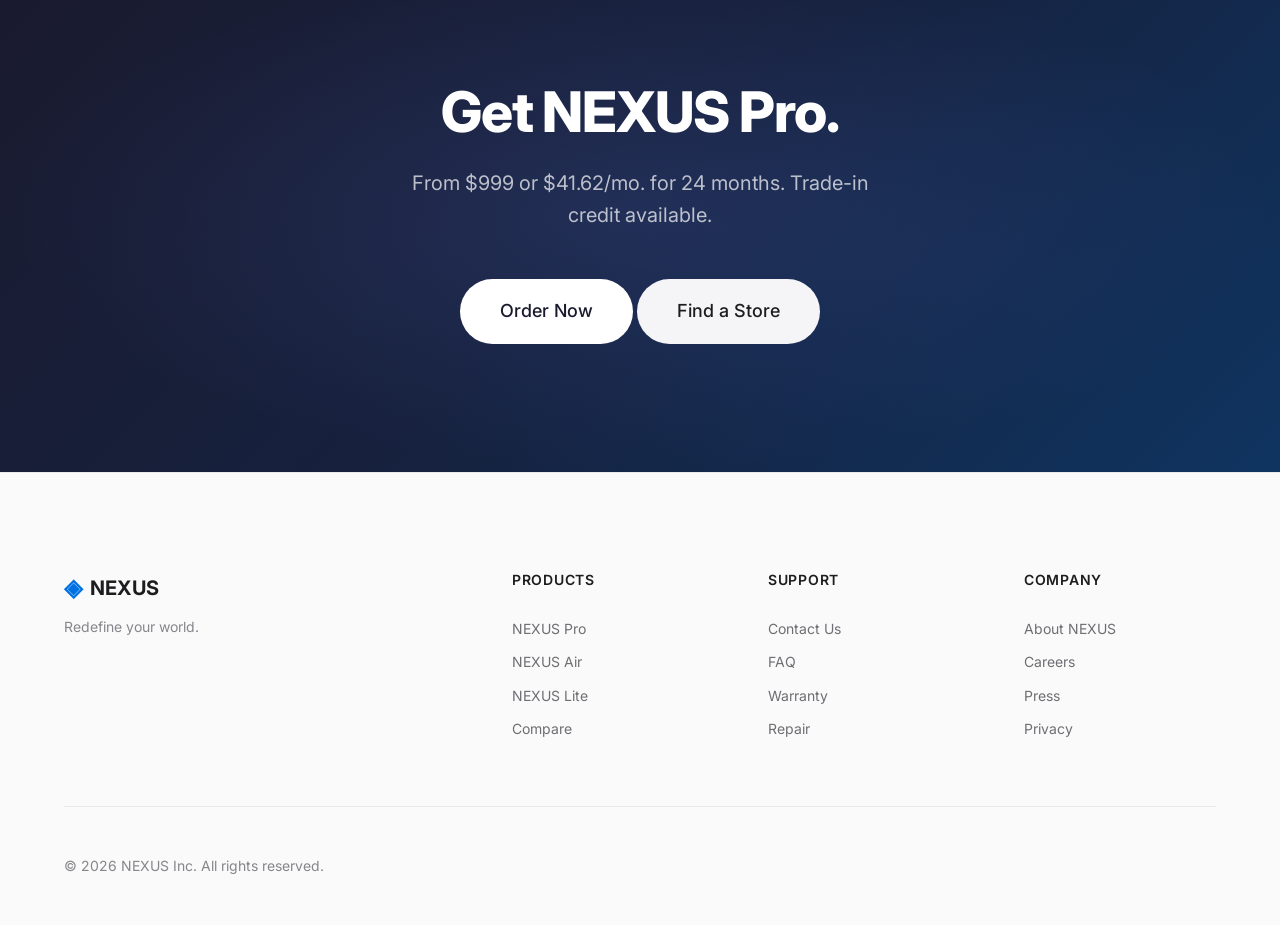
<file: projects/phone-brand/pages/nexus-pro.html>
<!DOCTYPE html>
<html lang="en" data-theme="light">
<head>
    <meta charset="UTF-8">
    <meta name="viewport" content="width=device-width, initial-scale=1.0">
    <title>NEXUS Pro — Quantum XDR Display, Titan S1 Chip</title>
    <link rel="preconnect" href="https://fonts.googleapis.com">
    <link rel="preconnect" href="https://fonts.gstatic.com" crossorigin>
    <link href="https://fonts.googleapis.com/css2?family=Inter:wght@300;400;500;600;700;800;900&display=swap" rel="stylesheet">
    <link rel="stylesheet" href="../css/style.css">
</head>
<body>

    <!-- ========== NAVBAR ========== -->
    <nav class="navbar" id="navbar">
        <div class="nav-container">
            <a href="../index.html#hero" class="nav-logo">
                <span class="logo-icon">◈</span>
                <span class="logo-text">NEXUS</span>
            </a>
            <ul class="nav-links" id="navLinks">
                <li><a href="#hero" class="nav-link">Overview</a></li>
                <li><a href="#display" class="nav-link">Display</a></li>
                <li><a href="#chip" class="nav-link">Chip</a></li>
                <li><a href="#camera" class="nav-link">Camera</a></li>
                <li><a href="#specs" class="nav-link">Specs</a></li>
                <li><a href="#cta" class="nav-link">Buy</a></li>
            </ul>
            <div class="nav-actions">
                <button class="theme-toggle" id="themeToggle" aria-label="Toggle theme">
                    <span class="theme-icon theme-icon-light">☀</span>
                    <span class="theme-icon theme-icon-dark">☾</span>
                </button>
                <button class="hamburger" id="hamburger" aria-label="Toggle menu">
                    <span class="hamburger-line"></span>
                    <span class="hamburger-line"></span>
                    <span class="hamburger-line"></span>
                </button>
            </div>
        </div>
    </nav>

    <!-- Mobile slide-in menu -->
    <div class="mobile-menu" id="mobileMenu">
        <div class="mobile-menu-overlay" id="mobileOverlay"></div>
        <div class="mobile-menu-panel" id="mobilePanel">
            <ul class="mobile-nav-links">
                <li><a href="#hero" class="mobile-nav-link">Overview</a></li>
                <li><a href="#display" class="mobile-nav-link">Display</a></li>
                <li><a href="#chip" class="mobile-nav-link">Chip</a></li>
                <li><a href="#camera" class="mobile-nav-link">Camera</a></li>
                <li><a href="#specs" class="mobile-nav-link">Specs</a></li>
                <li><a href="#cta" class="mobile-nav-link">Buy</a></li>
            </ul>
        </div>
    </div>

    <!-- ========== PRODUCT HERO ========== -->
    <section class="product-hero" id="hero" data-scroll-animation="fade-up">
        <div class="product-hero-container">
            <div class="product-hero-content">
                <span class="product-badge">Flagship</span>
                <h1 class="product-hero-title">NEXUS Pro</h1>
                <p class="product-hero-tagline">Power without compromise.</p>
                <p class="product-hero-price">From <strong>$999</strong></p>
                <div class="product-hero-cta">
                    <a href="#cta" class="btn btn-primary">Buy Now</a>
                    <a href="#specs" class="btn btn-secondary">View Specs</a>
                </div>
                <div class="product-hero-colors">
                    <span class="color-label">Colors:</span>
                    <span class="color-dot active" style="background:#1a1a2e;" title="Midnight Black"></span>
                    <span class="color-dot" style="background:#c0c0c0;" title="Lunar Silver"></span>
                    <span class="color-dot" style="background:#d4a574;" title="Solar Gold"></span>
                    <span class="color-dot" style="background:#4a6fa5;" title="Ocean Blue"></span>
                </div>
            </div>
            <div class="product-hero-visual">
                <img src="../images/phone-pro.jpg" alt="NEXUS Pro" class="product-hero-img">
            </div>
        </div>
    </section>

    <!-- ========== DISPLAY ========== -->
    <section class="spec-section" id="display" data-scroll-animation="fade-up">
        <div class="spec-container">
            <div class="spec-content">
                <span class="section-label">Display</span>
                <h2 class="spec-title">NEXUS Quantum XDR</h2>
                <p class="spec-desc">Our most advanced display ever. 6.7 inches of pure brilliance — 2200 nits peak HDR brightness, 120Hz adaptive refresh that responds to what you're doing, and our widest color gamut yet. Every image, every video, every game looks stunning.</p>
                <ul class="spec-highlights">
                    <li>
                        <span class="spec-icon">◈</span>
                        <div>
                            <strong>6.7" NEXUS Quantum XDR</strong>
                            <span>AMOLED, 2796×1290, 460 ppi</span>
                        </div>
                    </li>
                    <li>
                        <span class="spec-icon">◈</span>
                        <div>
                            <strong>120Hz Adaptive Refresh</strong>
                            <span>Scales from 1Hz to 120Hz to save power</span>
                        </div>
                    </li>
                    <li>
                        <span class="spec-icon">◈</span>
                        <div>
                            <strong>2200 nits Peak HDR</strong>
                            <span>1600 nits sustained HDR, 1000 nits typical</span>
                        </div>
                    </li>
                    <li>
                        <span class="spec-icon">◈</span>
                        <div>
                            <strong>Ceramic Shield 2</strong>
                            <span>4x better drop performance than standard glass</span>
                        </div>
                    </li>
                </ul>
            </div>
            <div class="spec-visual">
                <div class="spec-display-mockup">
                    <div class="mockup-gradient"></div>
                    <div class="mockup-text">Quantum XDR</div>
                </div>
            </div>
        </div>
    </section>

    <!-- ========== CHIP ========== -->
    <section class="spec-section spec-section-alt" id="chip" data-scroll-animation="fade-up">
        <div class="spec-container spec-container-reverse">
            <div class="spec-content">
                <span class="section-label">Performance</span>
                <h2 class="spec-title">NEXUS Titan S1</h2>
                <p class="spec-desc">The most powerful chip we've ever built. 3-nanometer technology with an 8-core CPU, 6-core GPU with hardware ray tracing, and an 18-core Neural Engine that handles 35 trillion operations per second. Desktop-class performance in your pocket.</p>
                <ul class="spec-highlights">
                    <li>
                        <span class="spec-icon">◈</span>
                        <div>
                            <strong>3nm Process Technology</strong>
                            <span>19 billion transistors</span>
                        </div>
                    </li>
                    <li>
                        <span class="spec-icon">◈</span>
                        <div>
                            <strong>8-Core CPU</strong>
                            <span>4 performance + 4 efficiency cores</span>
                        </div>
                    </li>
                    <li>
                        <span class="spec-icon">◈</span>
                        <div>
                            <strong>6-Core GPU</strong>
                            <span>Hardware ray tracing, 40% faster than previous gen</span>
                        </div>
                    </li>
                    <li>
                        <span class="spec-icon">◈</span>
                        <div>
                            <strong>18-Core Neural Engine</strong>
                            <span>35 trillion operations per second</span>
                        </div>
                    </li>
                </ul>
            </div>
            <div class="spec-visual">
                <div class="spec-chip-mockup">
                    <div class="chip-visual">
                        <div class="chip-core"></div>
                        <div class="chip-label">Titan S1</div>
                    </div>
                </div>
            </div>
        </div>
    </section>

    <!-- ========== CAMERA ========== -->
    <section class="spec-section" id="camera" data-scroll-animation="fade-up">
        <div class="spec-container">
            <div class="spec-content">
                <span class="section-label">Camera</span>
                <h2 class="spec-title">NEXUS Vision Pro</h2>
                <p class="spec-desc">A triple-camera system that turns every shot into a masterpiece. 50MP main sensor with sensor-shift stabilization, 12MP ultrawide with macro, and 12MP 5x telephoto with 3D sensor-shift OIS. LiDAR for night portraits. Cinematic 4K video at 60fps.</p>
                <ul class="spec-highlights">
                    <li>
                        <span class="spec-icon">◈</span>
                        <div>
                            <strong>50MP Main Camera</strong>
                            <span>f/1.78, sensor-shift OIS, 1.9µm pixels</span>
                        </div>
                    </li>
                    <li>
                        <span class="spec-icon">◈</span>
                        <div>
                            <strong>12MP Ultrawide</strong>
                            <span>f/2.2, 120° FoV, macro down to 2cm</span>
                        </div>
                    </li>
                    <li>
                        <span class="spec-icon">◈</span>
                        <div>
                            <strong>12MP 5x Telephoto</strong>
                            <span>f/2.8, 3D sensor-shift OIS, 120mm equiv.</span>
                        </div>
                    </li>
                    <li>
                        <span class="spec-icon">◈</span>
                        <div>
                            <strong>LiDAR Scanner</strong>
                            <span>Instant autofocus in low light, Night portraits</span>
                        </div>
                    </li>
                    <li>
                        <span class="spec-icon">◈</span>
                        <div>
                            <strong>4K Cinematic Video</strong>
                            <span>Dolby Vision HDR, 60fps, Action mode</span>
                        </div>
                    </li>
                </ul>
            </div>
            <div class="spec-visual">
                <div class="spec-camera-mockup">
                    <div class="camera-module">
                        <div class="camera-lens"></div>
                        <div class="camera-lens camera-lens-2"></div>
                        <div class="camera-lens camera-lens-3"></div>
                        <div class="camera-flash"></div>
                    </div>
                </div>
            </div>
        </div>
    </section>

    <!-- ========== BATTERY ========== -->
    <section class="spec-section spec-section-alt" id="battery" data-scroll-animation="fade-up">
        <div class="spec-container spec-container-reverse">
            <div class="spec-content">
                <span class="section-label">Battery</span>
                <h2 class="spec-title">All-Day Power</h2>
                <p class="spec-desc">A 4,870 mAh battery that keeps up with you. 45W NEXUS Charge gets you to 50% in 30 minutes. 15NEXUS AirCharge for wireless convenience. Up to 29 hours of video playback.</p>
                <ul class="spec-highlights">
                    <li>
                        <span class="spec-icon">◈</span>
                        <div>
                            <strong>4,870 mAh</strong>
                            <span>Largest battery in a NEXUS phone</span>
                        </div>
                    </li>
                    <li>
                        <span class="spec-icon">◈</span>
                        <div>
                            <strong>45W NEXUS Charge</strong>
                            <span>50% in 30 minutes with compatible adapter</span>
                        </div>
                    </li>
                    <li>
                        <span class="spec-icon">◈</span>
                        <div>
                            <strong>15W NEXUS AirCharge</strong>
                            <span>Wireless charging, compatible with Qi2</span>
                        </div>
                    </li>
                    <li>
                        <span class="spec-icon">◈</span>
                        <div>
                            <strong>29 Hours Video</strong>
                            <span>Longest battery life of any NEXUS phone</span>
                        </div>
                    </li>
                </ul>
            </div>
            <div class="spec-visual">
                <div class="battery-visual">
                    <div class="battery-icon">
                        <div class="battery-body">
                            <div class="battery-fill" style="width:90%"></div>
                        </div>
                        <div class="battery-tip"></div>
                    </div>
                    <span class="battery-label">4,870 mAh</span>
                </div>
            </div>
        </div>
    </section>

    <!-- ========== FULL SPECS ========== -->
    <section class="full-specs" id="specs" data-scroll-animation="fade-up">
        <div class="container">
            <div class="section-header">
                <span class="section-label">Full Specifications</span>
                <h2 class="section-title">NEXUS Pro</h2>
            </div>
            <div class="specs-table-wrapper">
                <table class="specs-table">
                    <tbody>
                        <tr><td>Display</td><td>6.7" NEXUS Quantum XDR, AMOLED, 2796×1290, 460 ppi, 120Hz adaptive, 2200 nits peak HDR</td></tr>
                        <tr><td>Chip</td><td>NEXUS Titan S1 — 3nm, 8-core CPU, 6-core GPU, 18-core Neural Engine</td></tr>
                        <tr><td>Camera (Rear)</td><td>50MP main (f/1.78, OIS) + 12MP ultrawide (f/2.2, 120°) + 12MP 5x telephoto (f/2.8, OIS)</td></tr>
                        <tr><td>LiDAR</td><td>Yes — Night portraits, instant AF in low light</td></tr>
                        <tr><td>Video</td><td>4K Dolby Vision HDR up to 60fps, Cinematic mode, Action mode</td></tr>
                        <tr><td>Front Camera</td><td>12MP TrueDepth, f/1.9, Face ID 2, 4K video</td></tr>
                        <tr><td>Battery</td><td>4,870 mAh — up to 29h video playback</td></tr>
                        <tr><td>Charging</td><td>45W NEXUS Charge (wired), 15W NEXUS AirCharge (wireless), Qi2 compatible</td></tr>
                        <tr><td>Storage</td><td>256GB / 512GB / 1TB</td></tr>
                        <tr><td>RAM</td><td>8GB</td></tr>
                        <tr><td>Connectivity</td><td>NEXUS 5G (sub-6GHz + mmWave), NEXUS Wi-Fi 7, Bluetooth 5.3, UWB, NFC</td></tr>
                        <tr><td>OS</td><td>NEXUS OS 2</td></tr>
                        <tr><td>Biometrics</td><td>Face ID 2 (under-display)</td></tr>
                        <tr><td>Build</td><td>Titanium frame, Ceramic Shield 2 front, textured matte glass back</td></tr>
                        <tr><td>Water Resistance</td><td>IP68 (6 meters, 30 minutes)</td></tr>
                        <tr><td>Weight</td><td>221g</td></tr>
                        <tr><td>Colors</td><td>Midnight Black, Lunar Silver, Solar Gold, Ocean Blue</td></tr>
                        <tr><td>Price</td><td>$999 (256GB) / $1,199 (512GB) / $1,499 (1TB)</td></tr>
                    </tbody>
                </table>
            </div>
        </div>
    </section>

    <!-- ========== COMPARE ========== -->
    <section class="compare-section" data-scroll-animation="fade-up">
        <div class="container">
            <div class="section-header">
                <span class="section-label">Compare</span>
                <h2 class="section-title">Which NEXUS is right for you?</h2>
            </div>
            <div class="compare-grid">
                <div class="compare-card compare-card-active">
                    <img src="../images/phone-pro.jpg" alt="NEXUS Pro" class="compare-img">
                    <h3>NEXUS Pro</h3>
                    <p class="compare-price">From $999</p>
                    <ul class="compare-features">
                        <li>6.7" Quantum XDR</li>
                        <li>Titan S1 chip</li>
                        <li>Vision Pro triple camera</li>
                        <li>4,870 mAh battery</li>
                        <li>Titanium + Ceramic Shield 2</li>
                    </ul>
                    <a href="#cta" class="btn btn-primary">Buy Pro</a>
                </div>
                <div class="compare-card">
                    <a href="nexus-air.html" class="compare-card-link">
                        <img src="../images/phone-air.jpg" alt="NEXUS Air" class="compare-img">
                        <h3>NEXUS Air</h3>
                        <p class="compare-price">From $749</p>
                        <ul class="compare-features">
                            <li>6.3" Quantum</li>
                            <li>Titan S1 chip</li>
                            <li>Vision dual camera</li>
                            <li>4,000 mAh battery</li>
                            <li>Aluminum + Ceramic Shield 2</li>
                        </ul>
                        <span class="btn btn-secondary">View Air →</span>
                    </a>
                </div>
                <div class="compare-card">
                    <a href="nexus-lite.html" class="compare-card-link">
                        <img src="../images/phone-lite.jpg" alt="NEXUS Lite" class="compare-img">
                        <h3>NEXUS Lite</h3>
                        <p class="compare-price">From $499</p>
                        <ul class="compare-features">
                            <li>6.1" NEXUS Bright</li>
                            <li>Titan A15 chip</li>
                            <li>Vision Lite dual camera</li>
                            <li>3,800 mAh battery</li>
                            <li>Aluminum + standard glass</li>
                        </ul>
                        <span class="btn btn-secondary">View Lite →</span>
                    </a>
                </div>
            </div>
        </div>
    </section>

    <!-- ========== CTA ========== -->
    <section class="cta" id="cta" data-scroll-animation="fade-up">
        <div class="container">
            <div class="cta-content">
                <h2 class="cta-title">Get NEXUS Pro.</h2>
                <p class="cta-subtext">From $999 or $41.62/mo. for 24 months. Trade-in credit available.</p>
                <div class="cta-buttons">
                    <a href="#" class="btn btn-primary btn-large">Order Now</a>
                    <a href="#" class="btn btn-secondary btn-large">Find a Store</a>
                </div>
            </div>
        </div>
    </section>

    <!-- ========== FOOTER ========== -->
    <footer class="footer">
        <div class="container">
            <div class="footer-grid">
                <div class="footer-col">
                    <div class="footer-logo">
                        <span class="logo-icon">◈</span>
                        <span class="logo-text">NEXUS</span>
                    </div>
                    <p class="footer-tagline">Redefine your world.</p>
                </div>
                <div class="footer-col">
                    <h4 class="footer-heading">Products</h4>
                    <ul class="footer-links">
                        <li><a href="nexus-pro.html">NEXUS Pro</a></li>
                        <li><a href="nexus-air.html">NEXUS Air</a></li>
                        <li><a href="nexus-lite.html">NEXUS Lite</a></li>
                        <li><a href="../index.html#specs">Compare</a></li>
                    </ul>
                </div>
                <div class="footer-col">
                    <h4 class="footer-heading">Support</h4>
                    <ul class="footer-links">
                        <li><a href="#">Contact Us</a></li>
                        <li><a href="#">FAQ</a></li>
                        <li><a href="#">Warranty</a></li>
                        <li><a href="#">Repair</a></li>
                    </ul>
                </div>
                <div class="footer-col">
                    <h4 class="footer-heading">Company</h4>
                    <ul class="footer-links">
                        <li><a href="#">About NEXUS</a></li>
                        <li><a href="#">Careers</a></li>
                        <li><a href="#">Press</a></li>
                        <li><a href="#">Privacy</a></li>
                    </ul>
                </div>
            </div>
            <div class="footer-bottom">
                <p class="footer-copyright">© 2026 NEXUS Inc. All rights reserved.</p>
            </div>
        </div>
    </footer>

    <script src="../js/product.js"></script>
</body>
</html>
</file>
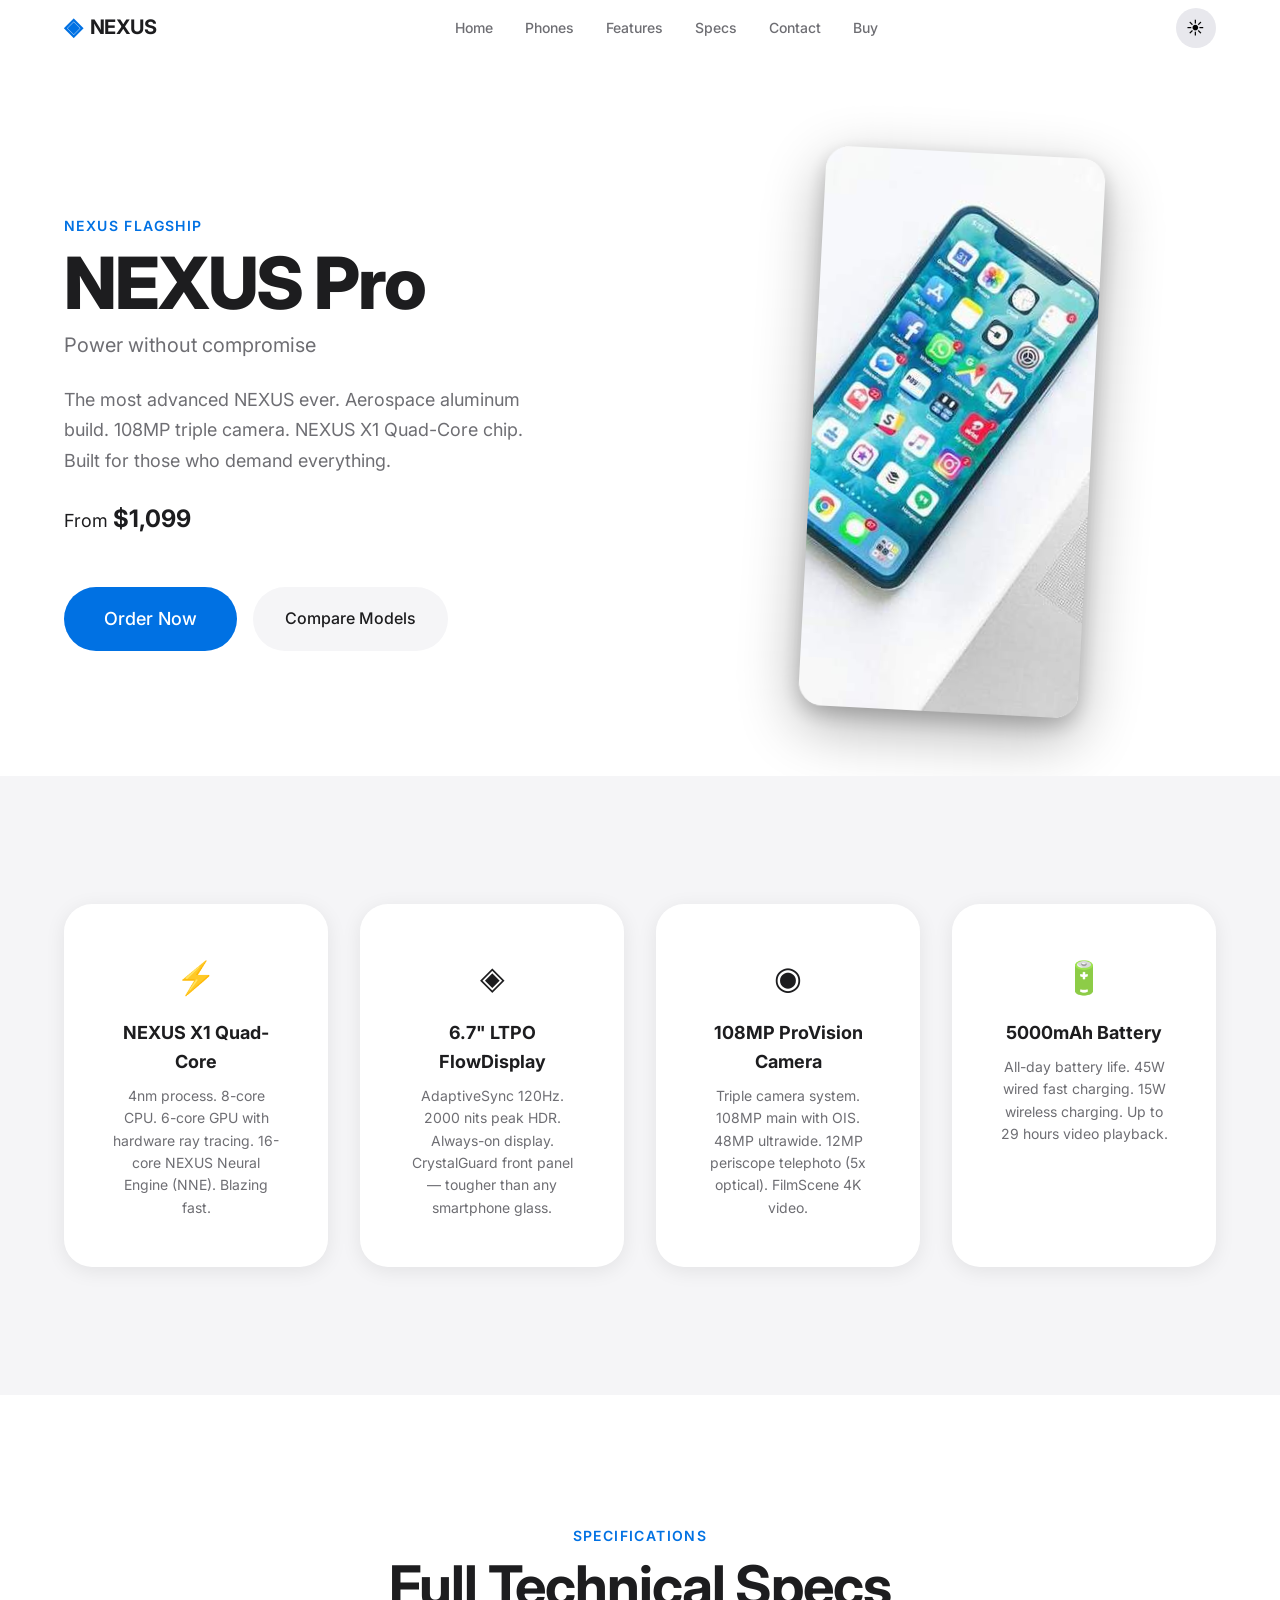
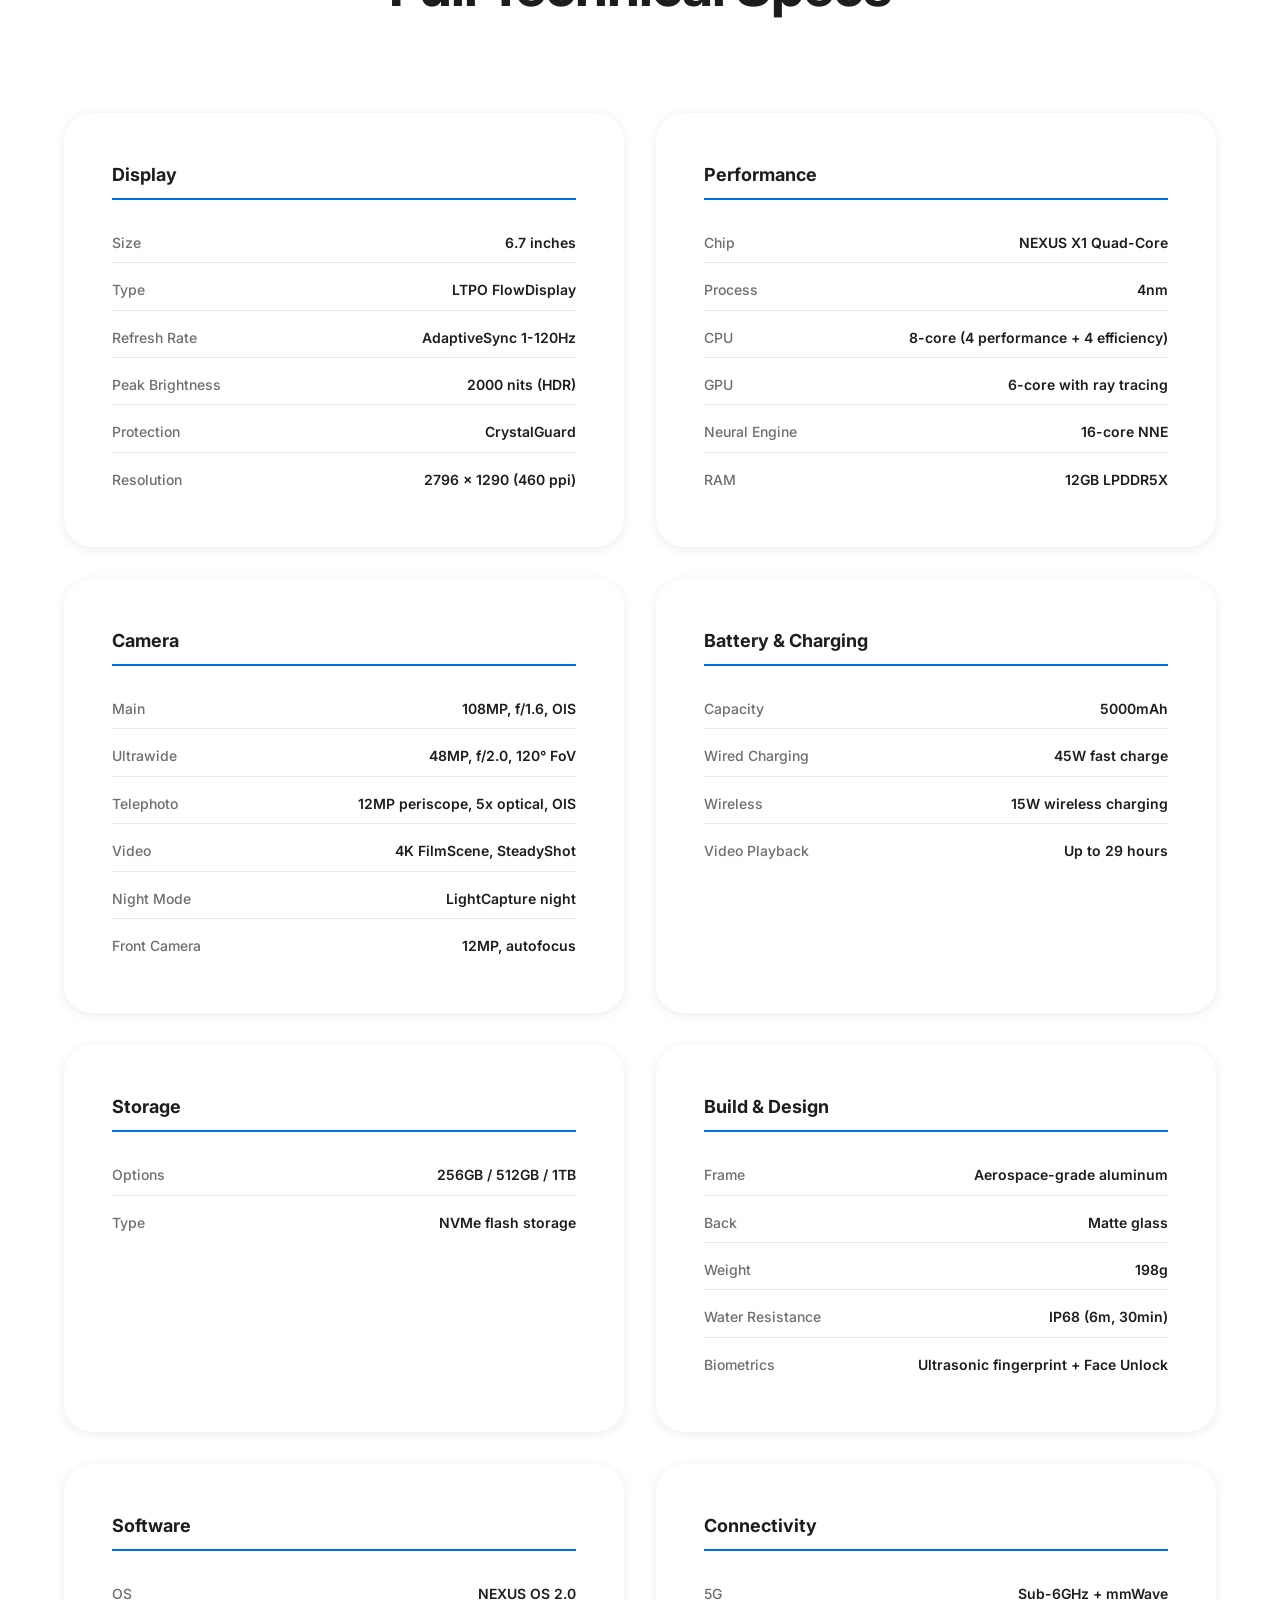
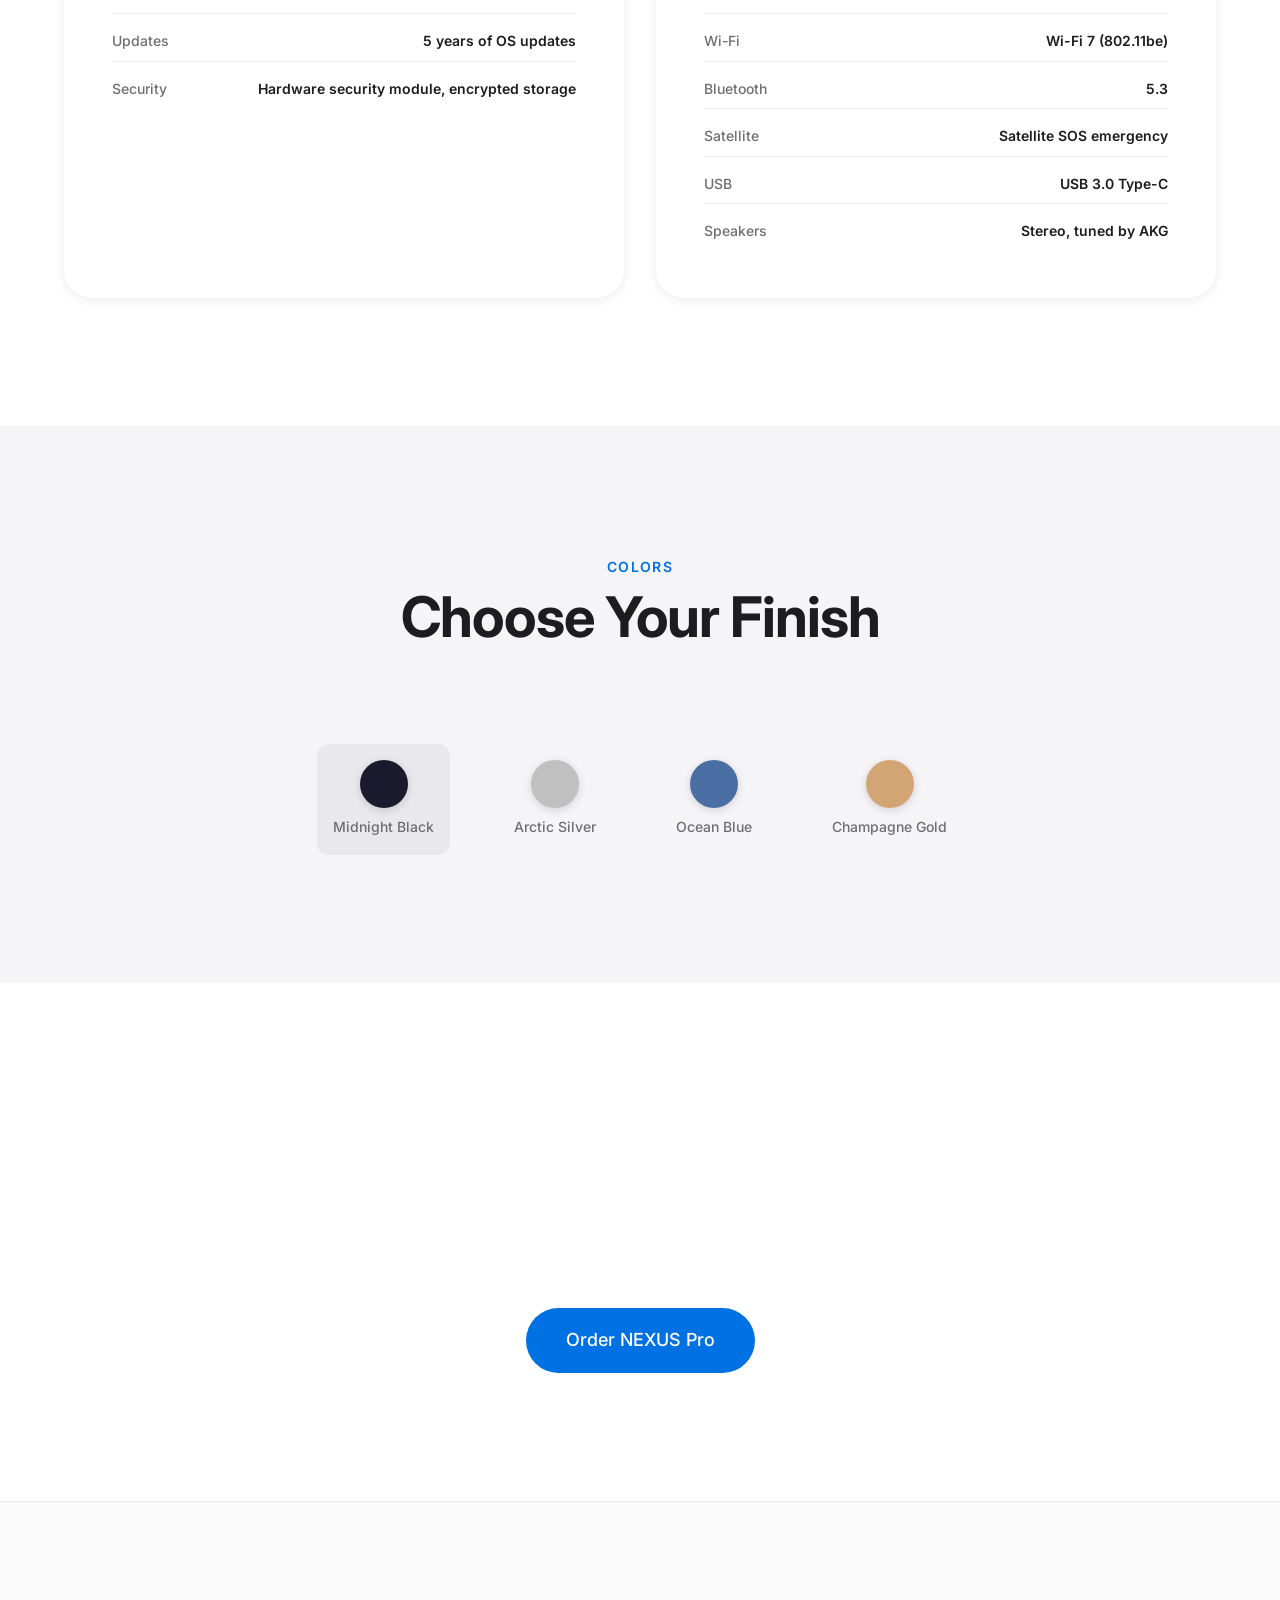
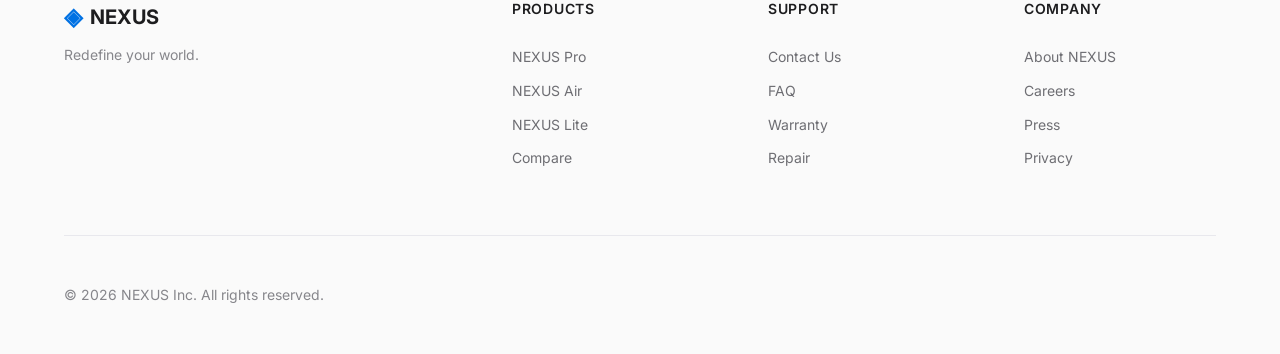
<file: projects/phone-brand/pages/pro.html>
<!DOCTYPE html>
<html lang="en" data-theme="light">
<head>
    <meta charset="UTF-8">
    <meta name="viewport" content="width=device-width, initial-scale=1.0">
    <title>NEXUS Pro — Power Without Compromise</title>
    <link rel="preconnect" href="https://fonts.googleapis.com">
    <link rel="preconnect" href="https://fonts.gstatic.com" crossorigin>
    <link href="https://fonts.googleapis.com/css2?family=Inter:wght@300;400;500;600;700;800;900&display=swap" rel="stylesheet">
    <link rel="stylesheet" href="../css/style.css">
</head>
<body>
    <!-- ========== NAVBAR ========== -->
    <nav class="navbar" id="navbar">
        <div class="nav-container">
            <a href="../index.html" class="nav-logo">
                <span class="logo-icon">◈</span>
                <span class="logo-text">NEXUS</span>
            </a>
            <ul class="nav-links" id="navLinks">
                <li><a href="../index.html#hero" class="nav-link">Home</a></li>
                <li><a href="../index.html#products" class="nav-link">Phones</a></li>
                <li><a href="../index.html#features" class="nav-link">Features</a></li>
                <li><a href="../index.html#specs" class="nav-link">Specs</a></li>
                <li><a href="../index.html#contact" class="nav-link">Contact</a></li>
                <li><a href="../index.html#cta" class="nav-link">Buy</a></li>
            </ul>
            <div class="nav-actions">
                <button class="theme-toggle" id="themeToggle" aria-label="Toggle theme">
                    <span class="theme-icon theme-icon-light">☀</span>
                    <span class="theme-icon theme-icon-dark">☾</span>
                </button>
                <button class="hamburger" id="hamburger" aria-label="Toggle menu">
                    <span class="hamburger-line"></span>
                    <span class="hamburger-line"></span>
                    <span class="hamburger-line"></span>
                </button>
            </div>
        </div>
    </nav>

    <!-- Mobile slide-in menu -->
    <div class="mobile-menu" id="mobileMenu">
        <div class="mobile-menu-overlay" id="mobileOverlay"></div>
        <div class="mobile-menu-panel" id="mobilePanel">
            <ul class="mobile-nav-links">
                <li><a href="../index.html#hero" class="mobile-nav-link">Home</a></li>
                <li><a href="../index.html#products" class="mobile-nav-link">Phones</a></li>
                <li><a href="../index.html#features" class="mobile-nav-link">Features</a></li>
                <li><a href="../index.html#specs" class="mobile-nav-link">Specs</a></li>
                <li><a href="../index.html#contact" class="mobile-nav-link">Contact</a></li>
                <li><a href="../index.html#cta" class="mobile-nav-link">Buy</a></li>
            </ul>
        </div>
    </div>

    <!-- ========== DETAIL HERO ========== -->
    <section class="detail-hero" data-scroll-animation="fade-up">
        <div class="detail-hero-container">
            <div class="detail-hero-content">
                <span class="detail-eyebrow">NEXUS Flagship</span>
                <h1 class="detail-title">NEXUS Pro</h1>
                <p class="detail-tagline">Power without compromise</p>
                <p class="detail-intro">The most advanced NEXUS ever. Aerospace aluminum build. 108MP triple camera. NEXUS X1 Quad-Core chip. Built for those who demand everything.</p>
                <p class="detail-price">From <strong>$1,099</strong></p>
                <div class="detail-cta-group">
                    <a href="../index.html#cta" class="btn btn-primary btn-large">Order Now</a>
                    <a href="../index.html#specs" class="btn btn-secondary">Compare Models</a>
                </div>
            </div>
            <div class="detail-hero-visual">
                <div class="phone phone-detail">
                    <img src="../images/phone-pro.jpg" alt="NEXUS Pro smartphone" class="phone-img" loading="eager" width="300" height="600">
                </div>
            </div>
        </div>
    </section>

    <!-- ========== KEY SPECS HIGHLIGHTS ========== -->
    <section class="spec-highlights" data-scroll-animation="fade-up">
        <div class="container">
            <div class="spec-highlight-grid">
                <div class="spec-highlight-card" data-scroll-animation="fade-up" data-delay="0">
                    <div class="spec-highlight-icon">⚡</div>
                    <h3>NEXUS X1 Quad-Core</h3>
                    <p>4nm process. 8-core CPU. 6-core GPU with hardware ray tracing. 16-core NEXUS Neural Engine (NNE). Blazing fast.</p>
                </div>
                <div class="spec-highlight-card" data-scroll-animation="fade-up" data-delay="100">
                    <div class="spec-highlight-icon">◈</div>
                    <h3>6.7" LTPO FlowDisplay</h3>
                    <p>AdaptiveSync 120Hz. 2000 nits peak HDR. Always-on display. CrystalGuard front panel — tougher than any smartphone glass.</p>
                </div>
                <div class="spec-highlight-card" data-scroll-animation="fade-up" data-delay="200">
                    <div class="spec-highlight-icon">◉</div>
                    <h3>108MP ProVision Camera</h3>
                    <p>Triple camera system. 108MP main with OIS. 48MP ultrawide. 12MP periscope telephoto (5x optical). FilmScene 4K video.</p>
                </div>
                <div class="spec-highlight-card" data-scroll-animation="fade-up" data-delay="300">
                    <div class="spec-highlight-icon">🔋</div>
                    <h3>5000mAh Battery</h3>
                    <p>All-day battery life. 45W wired fast charging. 15W wireless charging. Up to 29 hours video playback.</p>
                </div>
            </div>
        </div>
    </section>

    <!-- ========== FULL SPECIFICATIONS ========== -->
    <section class="full-specs" id="full-specs" data-scroll-animation="fade-up">
        <div class="container">
            <div class="section-header">
                <span class="section-label">Specifications</span>
                <h2 class="section-title">Full Technical Specs</h2>
            </div>
            <div class="specs-grid">
                <!-- Display -->
                <div class="spec-group" data-scroll-animation="fade-up">
                    <h3 class="spec-group-title">Display</h3>
                    <div class="spec-items">
                        <div class="spec-item"><span class="spec-key">Size</span><span class="spec-value">6.7 inches</span></div>
                        <div class="spec-item"><span class="spec-key">Type</span><span class="spec-value">LTPO FlowDisplay</span></div>
                        <div class="spec-item"><span class="spec-key">Refresh Rate</span><span class="spec-value">AdaptiveSync 1-120Hz</span></div>
                        <div class="spec-item"><span class="spec-key">Peak Brightness</span><span class="spec-value">2000 nits (HDR)</span></div>
                        <div class="spec-item"><span class="spec-key">Protection</span><span class="spec-value">CrystalGuard</span></div>
                        <div class="spec-item"><span class="spec-key">Resolution</span><span class="spec-value">2796 × 1290 (460 ppi)</span></div>
                    </div>
                </div>

                <!-- Performance -->
                <div class="spec-group" data-scroll-animation="fade-up">
                    <h3 class="spec-group-title">Performance</h3>
                    <div class="spec-items">
                        <div class="spec-item"><span class="spec-key">Chip</span><span class="spec-value">NEXUS X1 Quad-Core</span></div>
                        <div class="spec-item"><span class="spec-key">Process</span><span class="spec-value">4nm</span></div>
                        <div class="spec-item"><span class="spec-key">CPU</span><span class="spec-value">8-core (4 performance + 4 efficiency)</span></div>
                        <div class="spec-item"><span class="spec-key">GPU</span><span class="spec-value">6-core with ray tracing</span></div>
                        <div class="spec-item"><span class="spec-key">Neural Engine</span><span class="spec-value">16-core NNE</span></div>
                        <div class="spec-item"><span class="spec-key">RAM</span><span class="spec-value">12GB LPDDR5X</span></div>
                    </div>
                </div>

                <!-- Camera -->
                <div class="spec-group" data-scroll-animation="fade-up">
                    <h3 class="spec-group-title">Camera</h3>
                    <div class="spec-items">
                        <div class="spec-item"><span class="spec-key">Main</span><span class="spec-value">108MP, f/1.6, OIS</span></div>
                        <div class="spec-item"><span class="spec-key">Ultrawide</span><span class="spec-value">48MP, f/2.0, 120° FoV</span></div>
                        <div class="spec-item"><span class="spec-key">Telephoto</span><span class="spec-value">12MP periscope, 5x optical, OIS</span></div>
                        <div class="spec-item"><span class="spec-key">Video</span><span class="spec-value">4K FilmScene, SteadyShot</span></div>
                        <div class="spec-item"><span class="spec-key">Night Mode</span><span class="spec-value">LightCapture night</span></div>
                        <div class="spec-item"><span class="spec-key">Front Camera</span><span class="spec-value">12MP, autofocus</span></div>
                    </div>
                </div>

                <!-- Battery -->
                <div class="spec-group" data-scroll-animation="fade-up">
                    <h3 class="spec-group-title">Battery & Charging</h3>
                    <div class="spec-items">
                        <div class="spec-item"><span class="spec-key">Capacity</span><span class="spec-value">5000mAh</span></div>
                        <div class="spec-item"><span class="spec-key">Wired Charging</span><span class="spec-value">45W fast charge</span></div>
                        <div class="spec-item"><span class="spec-key">Wireless</span><span class="spec-value">15W wireless charging</span></div>
                        <div class="spec-item"><span class="spec-key">Video Playback</span><span class="spec-value">Up to 29 hours</span></div>
                    </div>
                </div>

                <!-- Storage -->
                <div class="spec-group" data-scroll-animation="fade-up">
                    <h3 class="spec-group-title">Storage</h3>
                    <div class="spec-items">
                        <div class="spec-item"><span class="spec-key">Options</span><span class="spec-value">256GB / 512GB / 1TB</span></div>
                        <div class="spec-item"><span class="spec-key">Type</span><span class="spec-value">NVMe flash storage</span></div>
                    </div>
                </div>

                <!-- Build -->
                <div class="spec-group" data-scroll-animation="fade-up">
                    <h3 class="spec-group-title">Build & Design</h3>
                    <div class="spec-items">
                        <div class="spec-item"><span class="spec-key">Frame</span><span class="spec-value">Aerospace-grade aluminum</span></div>
                        <div class="spec-item"><span class="spec-key">Back</span><span class="spec-value">Matte glass</span></div>
                        <div class="spec-item"><span class="spec-key">Weight</span><span class="spec-value">198g</span></div>
                        <div class="spec-item"><span class="spec-key">Water Resistance</span><span class="spec-value">IP68 (6m, 30min)</span></div>
                        <div class="spec-item"><span class="spec-key">Biometrics</span><span class="spec-value">Ultrasonic fingerprint + Face Unlock</span></div>
                    </div>
                </div>

                <!-- Software -->
                <div class="spec-group" data-scroll-animation="fade-up">
                    <h3 class="spec-group-title">Software</h3>
                    <div class="spec-items">
                        <div class="spec-item"><span class="spec-key">OS</span><span class="spec-value">NEXUS OS 2.0</span></div>
                        <div class="spec-item"><span class="spec-key">Updates</span><span class="spec-value">5 years of OS updates</span></div>
                        <div class="spec-item"><span class="spec-key">Security</span><span class="spec-value">Hardware security module, encrypted storage</span></div>
                    </div>
                </div>

                <!-- Connectivity -->
                <div class="spec-group" data-scroll-animation="fade-up">
                    <h3 class="spec-group-title">Connectivity</h3>
                    <div class="spec-items">
                        <div class="spec-item"><span class="spec-key">5G</span><span class="spec-value">Sub-6GHz + mmWave</span></div>
                        <div class="spec-item"><span class="spec-key">Wi-Fi</span><span class="spec-value">Wi-Fi 7 (802.11be)</span></div>
                        <div class="spec-item"><span class="spec-key">Bluetooth</span><span class="spec-value">5.3</span></div>
                        <div class="spec-item"><span class="spec-key">Satellite</span><span class="spec-value">Satellite SOS emergency</span></div>
                        <div class="spec-item"><span class="spec-key">USB</span><span class="spec-value">USB 3.0 Type-C</span></div>
                        <div class="spec-item"><span class="spec-key">Speakers</span><span class="spec-value">Stereo, tuned by AKG</span></div>
                    </div>
                </div>
            </div>
        </div>
    </section>

    <!-- ========== COLOR SHOWCASE ========== -->
    <section class="color-showcase-section" data-scroll-animation="fade-up">
        <div class="container">
            <div class="section-header">
                <span class="section-label">Colors</span>
                <h2 class="section-title">Choose Your Finish</h2>
            </div>
            <div class="color-showcase">
                <div class="color-option active" data-color="midnight">
                    <span class="color-swatch" style="background:#1a1a2e;"></span>
                    <span class="color-name">Midnight Black</span>
                </div>
                <div class="color-option" data-color="silver">
                    <span class="color-swatch" style="background:#c0c0c0;"></span>
                    <span class="color-name">Arctic Silver</span>
                </div>
                <div class="color-option" data-color="blue">
                    <span class="color-swatch" style="background:#4a6fa5;"></span>
                    <span class="color-name">Ocean Blue</span>
                </div>
                <div class="color-option" data-color="gold">
                    <span class="color-swatch" style="background:#d4a574;"></span>
                    <span class="color-name">Champagne Gold</span>
                </div>
            </div>
        </div>
    </section>

    <!-- ========== CTA ========== -->
    <section class="detail-cta" data-scroll-animation="fade-up">
        <div class="container">
            <div class="cta-content">
                <h2 class="cta-title">Ready to go Pro?</h2>
                <p class="cta-subtext">Starting at $1,099. Trade-in your current device for credit. Free delivery.</p>
                <a href="../index.html#cta" class="btn btn-primary btn-large">Order NEXUS Pro</a>
            </div>
        </div>
    </section>

    <!-- ========== FOOTER ========== -->
    <footer class="footer">
        <div class="container">
            <div class="footer-grid">
                <div class="footer-col">
                    <div class="footer-logo">
                        <span class="logo-icon">◈</span>
                        <span class="logo-text">NEXUS</span>
                    </div>
                    <p class="footer-tagline">Redefine your world.</p>
                </div>
                <div class="footer-col">
                    <h4 class="footer-heading">Products</h4>
                    <ul class="footer-links">
                        <li><a href="pro.html">NEXUS Pro</a></li>
                        <li><a href="air.html">NEXUS Air</a></li>
                        <li><a href="lite.html">NEXUS Lite</a></li>
                        <li><a href="../index.html#specs">Compare</a></li>
                    </ul>
                </div>
                <div class="footer-col">
                    <h4 class="footer-heading">Support</h4>
                    <ul class="footer-links">
                        <li><a href="../index.html#contact">Contact Us</a></li>
                        <li><a href="#">FAQ</a></li>
                        <li><a href="#">Warranty</a></li>
                        <li><a href="#">Repair</a></li>
                    </ul>
                </div>
                <div class="footer-col">
                    <h4 class="footer-heading">Company</h4>
                    <ul class="footer-links">
                        <li><a href="#">About NEXUS</a></li>
                        <li><a href="#">Careers</a></li>
                        <li><a href="#">Press</a></li>
                        <li><a href="#">Privacy</a></li>
                    </ul>
                </div>
            </div>
            <div class="footer-bottom">
                <p class="footer-copyright">© 2026 NEXUS Inc. All rights reserved.</p>
            </div>
        </div>
    </footer>

    <script src="../js/main.js"></script>
</body>
</html>
</file>
<file: css/style.css>
/* ============================================
   STARLIGHT480 PORTFOLIO — Dual Theme System
   Default: Dark Glassmorphism
   Toggle:  Liquid Crystal
   ============================================ */

/* ============================================
   THEME 1: DARK GLASSMORPHISM (default)
   ============================================ */
:root {
  /* --- Core --- */
  --bg: #0a0a0f;
  --bg-gradient: radial-gradient(ellipse 80% 60% at 50% 0%, rgba(139,92,246,0.08) 0%, transparent 60%),
                 radial-gradient(ellipse 60% 50% at 80% 100%, rgba(125,211,252,0.06) 0%, transparent 50%),
                 radial-gradient(ellipse 50% 40% at 20% 80%, rgba(244,114,182,0.05) 0%, transparent 50%);

  /* --- Surfaces --- */
  --surface: rgba(255,255,255,0.04);
  --surface-hover: rgba(255,255,255,0.07);
  --surface-solid: #141420;
  --glass-blur: blur(16px);
  --glass-blur-heavy: blur(24px);

  /* --- Text --- */
  --text-heading: #f1f5f9;
  --text-body: #94a3b8;
  --text-muted: #64748b;

  /* --- Extended Palette --- */
  --violet: #A78BFA;
  --violet-dim: rgba(167,139,250,0.15);
  --cyan: #7DD3FC;
  --cyan-dim: rgba(125,211,252,0.15);
  --emerald: #6EE7B7;
  --emerald-dim: rgba(110,231,183,0.15);
  --amber: #FBBF24;
  --amber-dim: rgba(251,191,36,0.15);
  --rose: #F472B6;
  --rose-dim: rgba(244,114,182,0.15);
  --lime: #A3E635;
  --lime-dim: rgba(163,230,53,0.15);
  --teal: #2DD4BF;
  --teal-dim: rgba(45,212,191,0.15);
  --orange: #FB923C;
  --orange-dim: rgba(251,146,60,0.15);
  --sky: #38BDF8;
  --sky-dim: rgba(56,189,248,0.15);

  /* --- Borders --- */
  --border: rgba(255,255,255,0.08);
  --border-hover: rgba(255,255,255,0.15);

  /* --- Shadows --- */
  --shadow-glass: 0 8px 32px rgba(0,0,0,0.4);
  --shadow-glow-violet: 0 0 20px rgba(167,139,250,0.2);
  --shadow-glow-cyan: 0 0 20px rgba(125,211,252,0.2);

  /* --- Radii --- */
  --radius-sm: 8px;
  --radius-md: 12px;
  --radius-lg: 16px;
  --radius-xl: 24px;

  /* --- Spacing (8px base) --- */
  --space-xs: 4px;
  --space-sm: 8px;
  --space-md: 16px;
  --space-lg: 24px;
  --space-xl: 32px;
  --space-2xl: 48px;
  --space-3xl: 64px;
  --space-4xl: 96px;

  /* --- Typography --- */
  --font-sans: 'Inter', system-ui, -apple-system, sans-serif;
  --font-mono: 'JetBrains Mono', 'Fira Code', monospace;

  /* --- Toggle --- */
  --toggle-bg: rgba(255,255,255,0.06);
  --toggle-border: rgba(255,255,255,0.12);
  --toggle-thumb: var(--violet);
  --toggle-label: var(--text-muted);
}

/* ============================================
   THEME 2: LIQUID CRYSTAL
   Clean, airy, translucent whites + soft
   color washes. Frosted glass on light.
   ============================================ */
body.liquid {
  --bg: #f0f4f8;
  --bg-gradient: radial-gradient(ellipse 80% 60% at 50% 0%, rgba(139,92,246,0.06) 0%, transparent 60%),
                 radial-gradient(ellipse 60% 50% at 80% 100%, rgba(125,211,252,0.08) 0%, transparent 50%),
                 radial-gradient(ellipse 50% 40% at 20% 80%, rgba(244,114,182,0.05) 0%, transparent 50%);

  --surface: rgba(255,255,255,0.65);
  --surface-hover: rgba(255,255,255,0.85);
  --surface-solid: #ffffff;
  --glass-blur: blur(20px);
  --glass-blur-heavy: blur(30px);

  --text-heading: #1e293b;
  --text-body: #475569;
  --text-muted: #94a3b8;

  --violet: #7c3aed;
  --violet-dim: rgba(124,58,237,0.1);
  --cyan: #0284c7;
  --cyan-dim: rgba(2,132,199,0.1);
  --emerald: #059669;
  --emerald-dim: rgba(5,150,105,0.1);
  --amber: #d97706;
  --amber-dim: rgba(217,119,6,0.1);
  --rose: #db2777;
  --rose-dim: rgba(219,39,119,0.1);
  --lime: #65a30d;
  --lime-dim: rgba(101,163,13,0.1);
  --teal: #0d9488;
  --teal-dim: rgba(13,148,136,0.1);
  --orange: #ea580c;
  --orange-dim: rgba(234,88,12,0.1);
  --sky: #0369a1;
  --sky-dim: rgba(3,105,161,0.1);

  --border: rgba(0,0,0,0.08);
  --border-hover: rgba(0,0,0,0.15);

  --shadow-glass: 0 8px 32px rgba(0,0,0,0.06);
  --shadow-glow-violet: 0 0 20px rgba(124,58,237,0.1);
  --shadow-glow-cyan: 0 0 20px rgba(2,132,199,0.1);

  --toggle-bg: rgba(0,0,0,0.04);
  --toggle-border: rgba(0,0,0,0.1);
  --toggle-thumb: #7c3aed;
  --toggle-label: #64748b;
}

/* ============================================
   BASE / RESET
   ============================================ */
*, *::before, *::after { box-sizing: border-box; margin: 0; padding: 0; }

html { scroll-behavior: smooth; font-size: 16px; }

body {
  font-family: var(--font-sans);
  background: var(--bg);
  background-image: var(--bg-gradient);
  color: var(--text-body);
  line-height: 1.6;
  min-height: 100vh;
  -webkit-font-smoothing: antialiased;
  transition: background 0.5s ease, color 0.5s ease;
}

/* --- Typography --- */
h1, h2, h3, h4 { color: var(--text-heading); font-weight: 700; line-height: 1.2; transition: color 0.5s ease; }
h1 { font-size: clamp(2.5rem, 5vw, 4rem); letter-spacing: -0.03em; }
h2 { font-size: clamp(1.75rem, 3.5vw, 2.5rem); letter-spacing: -0.02em; }
h3 { font-size: clamp(1.25rem, 2vw, 1.5rem); }
h4 { font-size: 1.1rem; font-weight: 600; }

p { max-width: 65ch; }
a { color: var(--cyan); text-decoration: none; transition: color 0.2s; }
a:hover { color: var(--violet); }

/* --- Layout --- */
.container {
  width: 100%;
  max-width: 1200px;
  margin: 0 auto;
  padding: 0 var(--space-lg);
}

/* --- Glass Card --- */
.glass {
  background: var(--surface);
  backdrop-filter: var(--glass-blur);
  -webkit-backdrop-filter: var(--glass-blur);
  border: 1px solid var(--border);
  border-radius: var(--radius-lg);
  box-shadow: var(--shadow-glass);
  transition: border-color 0.3s, box-shadow 0.3s, transform 0.3s, background 0.5s ease;
}
.glass:hover {
  border-color: var(--border-hover);
  box-shadow: var(--shadow-glass), var(--shadow-glow-violet);
  transform: translateY(-2px);
}

/* --- Nav --- */
.nav {
  position: fixed;
  top: 0;
  left: 0;
  right: 0;
  z-index: 100;
  background: rgba(10,10,15,0.8);
  backdrop-filter: var(--glass-blur-heavy);
  -webkit-backdrop-filter: var(--glass-blur-heavy);
  border-bottom: 1px solid var(--border);
  padding: var(--space-md) 0;
  transition: background 0.5s ease, border-color 0.5s ease;
}
body.liquid .nav {
  background: rgba(255,255,255,0.7);
}

.nav-inner {
  display: flex;
  align-items: center;
  justify-content: space-between;
}
.nav-logo {
  font-family: var(--font-mono);
  font-weight: 700;
  font-size: 1.1rem;
  color: var(--text-heading);
  letter-spacing: -0.02em;
}
.nav-logo span { color: var(--violet); }
.nav-links {
  display: flex;
  gap: var(--space-lg);
  list-style: none;
}
.nav-links a {
  color: var(--text-body);
  font-size: 0.9rem;
  font-weight: 500;
  transition: color 0.2s;
}
.nav-links a:hover, .nav-links a.active { color: var(--text-heading); }

/* --- Theme Toggle Button --- */
.theme-toggle {
  display: flex;
  align-items: center;
  gap: var(--space-sm);
  margin-left: var(--space-lg);
}
.theme-toggle-btn {
  position: relative;
  width: 44px;
  height: 24px;
  border-radius: 999px;
  border: 1px solid var(--toggle-border);
  background: var(--toggle-bg);
  cursor: pointer;
  padding: 0;
  flex-shrink: 0;
  transition: background 0.3s ease, border-color 0.3s ease;
}
.theme-toggle-btn:focus-visible {
  outline: 2px solid var(--violet);
  outline-offset: 2px;
}
.theme-toggle-thumb {
  position: absolute;
  top: 3px;
  left: 3px;
  width: 16px;
  height: 16px;
  border-radius: 50%;
  background: var(--toggle-thumb);
  transition: transform 0.3s cubic-bezier(0.4, 0.0, 0.2, 1), background 0.3s ease;
  box-shadow: 0 1px 3px rgba(0,0,0,0.15);
}
body.liquid .theme-toggle-thumb {
  transform: translateX(20px);
}
.theme-toggle-icon {
  font-size: 0.75rem;
  line-height: 1;
  opacity: 0.5;
  transition: opacity 0.3s ease;
}
.theme-toggle-icon.active {
  opacity: 1;
}
.theme-toggle-label {
  font-family: var(--font-mono);
  font-size: 0.65rem;
  text-transform: uppercase;
  letter-spacing: 0.06em;
  color: var(--toggle-label);
  transition: color 0.3s ease;
}

/* --- Buttons --- */
.btn {
  display: inline-flex;
  align-items: center;
  gap: var(--space-sm);
  padding: 12px 24px;
  border-radius: var(--radius-md);
  font-weight: 600;
  font-size: 0.9rem;
  cursor: pointer;
  border: none;
  transition: all 0.2s;
  text-decoration: none;
}
.btn-primary {
  background: linear-gradient(135deg, var(--violet), #7c3aed);
  color: #fff;
  box-shadow: 0 4px 16px rgba(139,92,246,0.3);
}
body.liquid .btn-primary {
  box-shadow: 0 4px 16px rgba(124,58,237,0.2);
}
.btn-primary:hover {
  box-shadow: 0 6px 24px rgba(139,92,246,0.5);
  transform: translateY(-1px);
  color: #fff;
}
body.liquid .btn-primary:hover {
  box-shadow: 0 6px 24px rgba(124,58,237,0.35);
}
.btn-ghost {
  background: var(--surface);
  color: var(--text-heading);
  border: 1px solid var(--border);
  backdrop-filter: var(--glass-blur);
}
.btn-ghost:hover {
  border-color: var(--violet);
  color: var(--violet);
}

/* --- Tags / Badges --- */
.tag {
  display: inline-block;
  padding: 4px 12px;
  border-radius: 999px;
  font-size: 0.75rem;
  font-weight: 600;
  font-family: var(--font-mono);
  letter-spacing: 0.02em;
}
.tag-violet { background: var(--violet-dim); color: var(--violet); }
.tag-cyan { background: var(--cyan-dim); color: var(--cyan); }
.tag-emerald { background: var(--emerald-dim); color: var(--emerald); }
.tag-amber { background: var(--amber-dim); color: var(--amber); }
.tag-rose { background: var(--rose-dim); color: var(--rose); }
.tag-lime { background: var(--lime-dim); color: var(--lime); }
.tag-teal { background: var(--teal-dim); color: var(--teal); }
.tag-orange { background: var(--orange-dim); color: var(--orange); }
.tag-sky { background: var(--sky-dim); color: var(--sky); }

/* --- Section --- */
section { padding: var(--space-4xl) 0; }
.section-label {
  font-family: var(--font-mono);
  font-size: 0.8rem;
  text-transform: uppercase;
  letter-spacing: 0.1em;
  color: var(--violet);
  margin-bottom: var(--space-md);
}
.section-title { margin-bottom: var(--space-lg); }
.section-desc { font-size: 1.1rem; color: var(--text-body); max-width: 55ch; }

/* --- Grid --- */
.grid-3 {
  display: grid;
  grid-template-columns: repeat(auto-fit, minmax(320px, 1fr));
  gap: var(--space-lg);
}

/* --- Footer --- */
footer {
  border-top: 1px solid var(--border);
  padding: var(--space-2xl) 0;
  text-align: center;
  color: var(--text-muted);
  font-size: 0.85rem;
  transition: border-color 0.5s ease, color 0.5s ease;
}
footer a { color: var(--text-body); }
footer a:hover { color: var(--violet); }

/* --- Utilities --- */
.text-gradient {
  background: linear-gradient(135deg, var(--violet), var(--cyan));
  -webkit-background-clip: text;
  -webkit-text-fill-color: transparent;
  background-clip: text;
}
.mono { font-family: var(--font-mono); }
.mt-lg { margin-top: var(--space-lg); }
.mt-xl { margin-top: var(--space-xl); }
.mb-sm { margin-bottom: var(--space-sm); }
.mb-md { margin-bottom: var(--space-md); }
.mb-lg { margin-bottom: var(--space-lg); }
.flex { display: flex; }
.flex-center { display: flex; align-items: center; justify-content: center; }
.gap-sm { gap: var(--space-sm); }
.gap-md { gap: var(--space-md); }

/* --- Fallback no backdrop-filter --- */
@supports not (backdrop-filter: blur(16px)) {
  .glass, .nav, .btn-ghost {
    background: var(--surface-solid);
  }
}

/* --- Responsive --- */
@media (max-width: 768px) {
  .nav-links { display: none; }
  .grid-3 { grid-template-columns: 1fr; }
  section { padding: var(--space-3xl) 0; }
  .theme-toggle-label { display: none; }
}
</file>
<file: projects/phone-brand/css/style.css>
/* ============================================================
   NEXUS — Phone Brand Homepage
   Design Tokens & Reset
   ============================================================ */

:root {
    /* Colors — Light Theme */
    --color-bg: #ffffff;
    --color-bg-secondary: #f5f5f7;
    --color-bg-tertiary: #fafafa;
    --color-text: #1d1d1f;
    --color-text-secondary: #6e6e73;
    --color-text-tertiary: #86868b;
    --color-border: #d2d2d7;
    --color-border-light: #e8e8ed;
    --color-primary: #0071e3;
    --color-primary-hover: #0077ed;
    --color-secondary: #f5f5f7;
    --color-secondary-hover: #e8e8ed;
    --color-card-bg: #ffffff;
    --color-nav-bg: rgba(255, 255, 255, 0.72);
    --color-nav-scrolled: rgba(255, 255, 255, 0.88);
    --color-overlay: rgba(0, 0, 0, 0.4);
    --color-shadow: rgba(0, 0, 0, 0.08);
    --color-shadow-deep: rgba(0, 0, 0, 0.16);
    --color-gradient-start: #667eea;
    --color-gradient-end: #764ba2;
    --color-phone-body: #1a1a2e;
    --color-phone-screen: linear-gradient(135deg, #1a1a2e 0%, #16213e 50%, #0f3460 100%);
    --color-toggle-bg: #e8e8ed;
    --color-toggle-active: #0071e3;

    /* Typography */
    --font-family: 'Inter', -apple-system, BlinkMacSystemFont, 'Segoe UI', Roboto, sans-serif;
    --font-size-xs: 0.75rem;
    --font-size-sm: 0.875rem;
    --font-size-base: 1rem;
    --font-size-lg: 1.125rem;
    --font-size-xl: 1.25rem;
    --font-size-2xl: 1.5rem;
    --font-size-3xl: 2rem;
    --font-size-4xl: 2.75rem;
    --font-size-5xl: 3.5rem;
    --font-size-6xl: 4.5rem;

    /* Spacing */
    --space-xs: 0.25rem;
    --space-sm: 0.5rem;
    --space-md: 1rem;
    --space-lg: 1.5rem;
    --space-xl: 2rem;
    --space-2xl: 3rem;
    --space-3xl: 4rem;
    --space-4xl: 6rem;
    --space-5xl: 8rem;

    /* Layout */
    --container-max: 1200px;
    --container-padding: 1.5rem;
    --nav-height: 56px;

    /* Transitions */
    --transition-fast: 0.2s ease;
    --transition-base: 0.3s ease;
    --transition-slow: 0.5s ease;
    --transition-spring: 0.4s cubic-bezier(0.34, 1.56, 0.64, 1);

    /* Border Radius */
    --radius-sm: 8px;
    --radius-md: 12px;
    --radius-lg: 20px;
    --radius-xl: 28px;
    --radius-full: 9999px;
}

/* Dark Theme */
[data-theme="dark"] {
    --color-bg: #000000;
    --color-bg-secondary: #111111;
    --color-bg-tertiary: #1a1a1a;
    --color-text: #f5f5f7;
    --color-text-secondary: #a1a1a6;
    --color-text-tertiary: #6e6e73;
    --color-border: #333333;
    --color-border-light: #222222;
    --color-primary: #0984ff;
    --color-primary-hover: #409cff;
    --color-secondary: #1a1a1a;
    --color-secondary-hover: #2a2a2a;
    --color-card-bg: #1a1a1a;
    --color-nav-bg: rgba(0, 0, 0, 0.72);
    --color-nav-scrolled: rgba(0, 0, 0, 0.88);
    --color-overlay: rgba(0, 0, 0, 0.6);
    --color-shadow: rgba(0, 0, 0, 0.3);
    --color-shadow-deep: rgba(0, 0, 0, 0.5);
    --color-phone-body: #2d2d2d;
    --color-phone-screen: linear-gradient(135deg, #1a1a2e 0%, #16213e 50%, #0f3460 100%);
    --color-toggle-bg: #333333;
    --color-toggle-active: #0984ff;
}

/* ============================================================
   Reset
   ============================================================ */

*, *::before, *::after {
    margin: 0;
    padding: 0;
    box-sizing: border-box;
}

html {
    scroll-behavior: smooth;
    -webkit-font-smoothing: antialiased;
    -moz-osx-font-smoothing: grayscale;
}

body {
    font-family: var(--font-family);
    font-size: var(--font-size-base);
    line-height: 1.6;
    color: var(--color-text);
    background-color: var(--color-bg);
    transition: background-color var(--transition-base), color var(--transition-base);
    overflow-x: hidden;
}

a {
    color: var(--color-primary);
    text-decoration: none;
    transition: color var(--transition-fast);
}

a:hover {
    color: var(--color-primary-hover);
}

a:focus-visible {
    outline: 2px solid var(--color-primary);
    outline-offset: 4px;
    border-radius: var(--radius-sm);
}

ul {
    list-style: none;
}

img {
    max-width: 100%;
    display: block;
}

button {
    font-family: inherit;
    cursor: pointer;
    border: none;
    background: none;
    font-size: inherit;
}

/* ============================================================
   Utility Classes
   ============================================================ */

.container {
    max-width: var(--container-max);
    margin: 0 auto;
    padding: 0 var(--container-padding);
}

.gradient-text {
    background: linear-gradient(135deg, var(--color-gradient-start), var(--color-gradient-end));
    -webkit-background-clip: text;
    -webkit-text-fill-color: transparent;
    background-clip: text;
}

/* ============================================================
   Buttons
   ============================================================ */

.btn {
    display: inline-flex;
    align-items: center;
    justify-content: center;
    padding: 0.875rem 2rem;
    border-radius: var(--radius-full);
    font-weight: 500;
    font-size: var(--font-size-base);
    transition: all var(--transition-fast);
    white-space: nowrap;
}

.btn-primary {
    background: var(--color-primary);
    color: #fff;
}

.btn-primary:hover {
    background: var(--color-primary-hover);
    color: #fff;
    transform: scale(1.02);
}

.btn-primary:active {
    transform: scale(0.98);
}

.btn-secondary {
    background: var(--color-secondary);
    color: var(--color-text);
}

.btn-secondary:hover {
    background: var(--color-secondary-hover);
    color: var(--color-text);
    transform: scale(1.02);
}

.btn-secondary:active {
    transform: scale(0.98);
}

.btn-large {
    padding: 1.125rem 2.5rem;
    font-size: var(--font-size-lg);
}

/* ============================================================
   Section Styles
   ============================================================ */

.section-header {
    text-align: center;
    margin-bottom: var(--space-4xl);
}

.section-label {
    display: inline-block;
    font-size: var(--font-size-sm);
    font-weight: 600;
    text-transform: uppercase;
    letter-spacing: 0.1em;
    color: var(--color-primary);
    margin-bottom: var(--space-sm);
}

.section-title {
    font-size: clamp(var(--font-size-3xl), 5vw, var(--font-size-5xl));
    font-weight: 700;
    letter-spacing: -0.02em;
    line-height: 1.1;
    color: var(--color-text);
}

/* ============================================================
   Navbar
   ============================================================ */

.navbar {
    position: fixed;
    top: 0;
    left: 0;
    right: 0;
    z-index: 1000;
    height: var(--nav-height);
    background: var(--color-nav-bg);
    backdrop-filter: saturate(180%) blur(20px);
    -webkit-backdrop-filter: saturate(180%) blur(20px);
    border-bottom: 1px solid transparent;
    transition: all var(--transition-base);
}

.navbar.scrolled {
    background: var(--color-nav-scrolled);
    border-bottom-color: var(--color-border-light);
}

.nav-container {
    max-width: var(--container-max);
    margin: 0 auto;
    padding: 0 var(--container-padding);
    height: 100%;
    display: flex;
    align-items: center;
    justify-content: space-between;
}

.nav-logo {
    display: flex;
    align-items: center;
    gap: 0.5rem;
    color: var(--color-text);
    font-weight: 700;
    font-size: var(--font-size-xl);
    letter-spacing: -0.02em;
    transition: color var(--transition-fast);
}

.nav-logo:hover {
    color: var(--color-text);
}

.logo-icon {
    font-size: 1.5rem;
    color: var(--color-primary);
}

.nav-links {
    display: flex;
    align-items: center;
    gap: var(--space-xl);
}

.nav-link {
    color: var(--color-text-secondary);
    font-size: var(--font-size-sm);
    font-weight: 500;
    transition: color var(--transition-fast);
    position: relative;
}

.nav-link::after {
    content: '';
    position: absolute;
    bottom: -4px;
    left: 0;
    width: 0;
    height: 2px;
    background: var(--color-primary);
    transition: width var(--transition-fast);
    border-radius: var(--radius-full);
}

.nav-link:hover {
    color: var(--color-text);
}

.nav-link:hover::after {
    width: 100%;
}

.nav-actions {
    display: flex;
    align-items: center;
    gap: var(--space-sm);
}

/* Theme Toggle */
.theme-toggle {
    position: relative;
    width: 40px;
    height: 40px;
    border-radius: var(--radius-full);
    background: var(--color-toggle-bg);
    display: flex;
    align-items: center;
    justify-content: center;
    transition: background var(--transition-fast);
}

.theme-toggle:hover {
    background: var(--color-border);
}

.theme-icon {
    position: absolute;
    font-size: 1.1rem;
    transition: opacity var(--transition-fast), transform var(--transition-fast);
}

.theme-icon-light {
    opacity: 1;
    transform: rotate(0deg);
}

.theme-icon-dark {
    opacity: 0;
    transform: rotate(-90deg);
}

[data-theme="dark"] .theme-icon-light {
    opacity: 0;
    transform: rotate(90deg);
}

[data-theme="dark"] .theme-icon-dark {
    opacity: 1;
    transform: rotate(0deg);
}

/* Hamburger */
.hamburger {
    display: none;
    flex-direction: column;
    justify-content: center;
    align-items: center;
    width: 40px;
    height: 40px;
    gap: 5px;
    border-radius: var(--radius-sm);
    transition: background var(--transition-fast);
}

.hamburger:hover {
    background: var(--color-secondary);
}

.hamburger-line {
    width: 20px;
    height: 2px;
    background: var(--color-text);
    border-radius: 2px;
    transition: all var(--transition-fast);
}

.hamburger.active .hamburger-line:nth-child(1) {
    transform: translateY(7px) rotate(45deg);
}

.hamburger.active .hamburger-line:nth-child(2) {
    opacity: 0;
}

.hamburger.active .hamburger-line:nth-child(3) {
    transform: translateY(-7px) rotate(-45deg);
}

/* Mobile Menu */
.mobile-menu {
    position: fixed;
    inset: 0;
    z-index: 999;
    pointer-events: none;
    opacity: 0;
    transition: opacity var(--transition-base);
}

.mobile-menu.open {
    pointer-events: all;
    opacity: 1;
}

.mobile-menu-overlay {
    position: absolute;
    inset: 0;
    background: var(--color-overlay);
    opacity: 0;
    transition: opacity var(--transition-base);
}

.mobile-menu.open .mobile-menu-overlay {
    opacity: 1;
}

.mobile-menu-panel {
    position: absolute;
    top: 0;
    right: 0;
    width: 300px;
    max-width: 85vw;
    height: 100%;
    background: var(--color-bg);
    padding: calc(var(--nav-height) + var(--space-xl)) var(--space-xl) var(--space-xl);
    transform: translateX(100%);
    transition: transform var(--transition-slow);
    box-shadow: -10px 0 40px var(--color-shadow);
}

.mobile-menu.open .mobile-menu-panel {
    transform: translateX(0);
}

.mobile-nav-links {
    display: flex;
    flex-direction: column;
    gap: var(--space-sm);
}

.mobile-nav-link {
    display: block;
    padding: var(--space-md) 0;
    font-size: var(--font-size-xl);
    font-weight: 600;
    color: var(--color-text);
    border-bottom: 1px solid var(--color-border-light);
    transition: color var(--transition-fast);
}

.mobile-nav-link:hover {
    color: var(--color-primary);
}

/* ============================================================
   Hero Section
   ============================================================ */

.hero {
    min-height: 100vh;
    display: flex;
    align-items: center;
    padding: calc(var(--nav-height) + var(--space-3xl)) 0 var(--space-3xl);
    position: relative;
    overflow: hidden;
}

.hero-container {
    max-width: var(--container-max);
    margin: 0 auto;
    padding: 0 var(--container-padding);
    display: grid;
    grid-template-columns: 1fr 1fr;
    gap: var(--space-4xl);
    align-items: center;
    width: 100%;
}

.hero-content {
    max-width: 560px;
}

.hero-headline {
    font-size: clamp(var(--font-size-4xl), 6vw, var(--font-size-6xl));
    font-weight: 800;
    letter-spacing: -0.03em;
    line-height: 1.05;
    color: var(--color-text);
    margin-bottom: var(--space-lg);
}

.hero-subtext {
    font-size: clamp(var(--font-size-lg), 2vw, var(--font-size-xl));
    color: var(--color-text-secondary);
    line-height: 1.7;
    margin-bottom: var(--space-2xl);
    max-width: 480px;
}

.hero-cta {
    display: flex;
    gap: var(--space-md);
    flex-wrap: wrap;
}

/* Hero Visual */
.hero-visual {
    display: flex;
    justify-content: center;
    align-items: center;
    perspective: 1000px;
}

/* Scroll Indicator */
.hero-scroll-indicator {
    position: absolute;
    bottom: var(--space-2xl);
    left: 50%;
    transform: translateX(-50%);
    display: flex;
    flex-direction: column;
    align-items: center;
    gap: var(--space-xs);
    animation: bounce 2s infinite;
}

.scroll-arrow {
    font-size: 1.5rem;
    color: var(--color-text-tertiary);
}

@keyframes bounce {
    0%, 20%, 50%, 80%, 100% { transform: translateX(-50%) translateY(0); }
    40% { transform: translateX(-50%) translateY(-8px); }
    60% { transform: translateX(-50%) translateY(-4px); }
}

/* ============================================================
   Product Detail Pages
   ============================================================ */

.product-hero {
    padding: calc(var(--nav-height) + var(--space-4xl)) 0 var(--space-3xl);
    position: relative;
    overflow: hidden;
}

.product-hero-container {
    max-width: var(--container-max);
    margin: 0 auto;
    padding: 0 var(--container-padding);
    display: grid;
    grid-template-columns: 1fr 1fr;
    gap: var(--space-4xl);
    align-items: center;
}

.product-badge {
    display: inline-block;
    font-size: var(--font-size-xs);
    font-weight: 600;
    text-transform: uppercase;
    letter-spacing: 0.1em;
    color: #fff;
    background: var(--color-primary);
    padding: 4px 12px;
    border-radius: var(--radius-full);
    margin-bottom: var(--space-md);
}

.product-hero-title {
    font-size: clamp(var(--font-size-4xl), 6vw, var(--font-size-6xl));
    font-weight: 800;
    letter-spacing: -0.03em;
    line-height: 1.05;
    color: var(--color-text);
    margin-bottom: var(--space-sm);
}

.product-hero-tagline {
    font-size: var(--font-size-xl);
    color: var(--color-text-secondary);
    margin-bottom: var(--space-md);
}

.product-hero-price {
    font-size: var(--font-size-lg);
    color: var(--color-text-secondary);
    margin-bottom: var(--space-xl);
}

.product-hero-price strong {
    font-size: var(--font-size-2xl);
    font-weight: 700;
    color: var(--color-text);
}

.product-hero-cta {
    display: flex;
    gap: var(--space-md);
    flex-wrap: wrap;
    margin-bottom: var(--space-xl);
}

.product-hero-colors {
    display: flex;
    align-items: center;
    gap: var(--space-sm);
}

.color-label {
    font-size: var(--font-size-sm);
    color: var(--color-text-tertiary);
    margin-right: var(--space-xs);
}

.product-hero-visual {
    display: flex;
    justify-content: center;
    align-items: center;
}

.product-hero-img {
    width: 100%;
    max-width: 320px;
    height: auto;
    border-radius: 24px;
    box-shadow: 0 20px 60px rgba(0,0,0,0.2);
    transition: transform var(--transition-slow);
}

.product-hero-img:hover {
    transform: scale(1.02);
}

/* Spec Section */
.spec-section {
    padding: var(--space-5xl) 0;
}

.spec-section-alt {
    background: var(--color-bg-secondary);
}

.spec-container {
    max-width: var(--container-max);
    margin: 0 auto;
    padding: 0 var(--container-padding);
    display: grid;
    grid-template-columns: 1fr 1fr;
    gap: var(--space-4xl);
    align-items: center;
}

.spec-container-reverse > *:first-child {
    order: 2;
}

.spec-container-reverse > *:last-child {
    order: 1;
}

.spec-title {
    font-size: clamp(var(--font-size-2xl), 4vw, var(--font-size-4xl));
    font-weight: 700;
    color: var(--color-text);
    margin-bottom: var(--space-lg);
    letter-spacing: -0.02em;
}

.spec-desc {
    font-size: var(--font-size-lg);
    color: var(--color-text-secondary);
    line-height: 1.7;
    margin-bottom: var(--space-xl);
}

.spec-highlights {
    display: flex;
    flex-direction: column;
    gap: var(--space-lg);
    list-style: none;
    padding: 0;
    margin: 0;
}

.spec-highlights li {
    display: flex;
    align-items: flex-start;
    gap: var(--space-md);
}

.spec-icon {
    font-size: 1.2rem;
    color: var(--color-primary);
    flex-shrink: 0;
    margin-top: 2px;
}

.spec-highlights li strong {
    display: block;
    font-size: var(--font-size-base);
    color: var(--color-text);
    margin-bottom: 2px;
}

.spec-highlights li span {
    display: block;
    font-size: var(--font-size-sm);
    color: var(--color-text-secondary);
}

.spec-visual {
    display: flex;
    justify-content: center;
    align-items: center;
}

/* Battery visual */
.battery-visual {
    display: flex;
    flex-direction: column;
    align-items: center;
    gap: var(--space-md);
    padding: var(--space-2xl);
}

.battery-icon {
    display: flex;
    align-items: center;
    gap: 4px;
}

.battery-body {
    width: 120px;
    height: 60px;
    border: 3px solid var(--color-text);
    border-radius: var(--radius-md);
    position: relative;
    overflow: hidden;
    background: var(--color-bg);
}

.battery-fill {
    height: 100%;
    background: linear-gradient(90deg, #27ae60, #2ecc71);
    border-radius: 2px;
    transition: width 0.5s ease;
}

.battery-tip {
    width: 6px;
    height: 24px;
    background: var(--color-text);
    border-radius: 0 4px 4px 0;
}

.battery-label {
    font-size: var(--font-size-xl);
    font-weight: 700;
    color: var(--color-text);
}

/* Full Specs detail page */
.full-specs .specs-table {
    min-width: 100%;
}

.full-specs .specs-table tbody tr td:first-child {
    width: 200px;
    white-space: nowrap;
}

/* Compare Section */
.compare-section {
    padding: var(--space-5xl) 0;
    background: var(--color-bg-secondary);
}

.compare-grid {
    display: grid;
    grid-template-columns: repeat(3, 1fr);
    gap: var(--space-2xl);
}

.compare-card {
    background: var(--color-card-bg);
    border-radius: var(--radius-xl);
    padding: var(--space-2xl);
    text-align: center;
    box-shadow: 0 4px 20px var(--color-shadow);
    transition: transform var(--transition-base), box-shadow var(--transition-base);
    position: relative;
}

.compare-card:hover {
    transform: translateY(-4px);
    box-shadow: 0 12px 40px var(--color-shadow-deep);
}

.compare-card-active {
    border: 2px solid var(--color-primary);
}

.compare-card-link {
    display: block;
    text-decoration: none;
    color: inherit;
}

.compare-img {
    width: 120px;
    height: 240px;
    object-fit: cover;
    border-radius: 16px;
    margin: 0 auto var(--space-lg);
    box-shadow: 0 8px 24px rgba(0,0,0,0.15);
}

.compare-card h3 {
    font-size: var(--font-size-xl);
    font-weight: 700;
    color: var(--color-text);
    margin-bottom: var(--space-xs);
}

.compare-price {
    font-size: var(--font-size-base);
    color: var(--color-text-secondary);
    margin-bottom: var(--space-lg);
}

.compare-features {
    list-style: none;
    padding: 0;
    margin: 0 0 var(--space-xl);
    text-align: left;
}

.compare-features li {
    font-size: var(--font-size-sm);
    color: var(--color-text-secondary);
    padding: var(--space-xs) 0;
    border-bottom: 1px solid var(--color-border-light);
}

.compare-features li:last-child {
    border-bottom: none;
}

/* ============================================================
   Real Phone Images
   ============================================================ */

.phone {
    --phone-width: 280px;
    --phone-height: 560px;
    position: relative;
    transform: rotate(5deg) rotateY(-5deg);
    transition: transform var(--transition-slow);
}

.phone:hover {
    transform: rotate(0deg) rotateY(0deg) scale(1.02);
}

.phone-img {
    width: var(--phone-width);
    height: var(--phone-height);
    object-fit: cover;
    border-radius: 24px;
    box-shadow:
        0 20px 60px rgba(0,0,0,0.3),
        0 8px 20px rgba(0,0,0,0.2);
    display: block;
}

/* Hero phone sizing */
.phone-hero {
    --phone-width: 300px;
    --phone-height: 600px;
}

/* Product card phone sizing */
.phone-pro,
.phone-air,
.phone-lite {
    --phone-width: 140px;
    --phone-height: 280px;
}

/* Product card hover — phone image lift */
.product-card:hover .phone-img {
    transform: scale(1.05);
}

/* Color picker phone sizing */
.phone-picker {
    --phone-width: 180px;
    --phone-height: 370px;
}

/* Hide old CSS phone elements */
.phone-body,
.phone-screen,
.phone-notch,
.phone-screen-content,
.screen-time,
.screen-widget,
.screen-app-dots,
.phone-button {
    display: none !important;
}

/* Responsive — Product Detail Pages */
@media (max-width: 1023px) {
    .product-hero-container {
        grid-template-columns: 1fr;
        text-align: center;
    }
    .product-hero-cta {
        justify-content: center;
    }
    .product-hero-colors {
        justify-content: center;
    }
    .spec-container {
        grid-template-columns: 1fr;
        gap: var(--space-2xl);
    }
    .spec-container-reverse > *:first-child,
    .spec-container-reverse > *:last-child {
        order: unset;
    }
    .compare-grid {
        grid-template-columns: repeat(2, 1fr);
    }
}

@media (max-width: 767px) {
    .product-hero-img {
        max-width: 240px;
    }
    .compare-grid {
        grid-template-columns: 1fr;
    }
    .compare-card {
        max-width: 400px;
        margin: 0 auto;
    }
}

/* ============================================================
   Products Section
   ============================================================ */

.products {
    padding: var(--space-5xl) 0;
    background: var(--color-bg-secondary);
}

.product-grid {
    display: grid;
    grid-template-columns: repeat(3, 1fr);
    gap: var(--space-2xl);
}

.product-card {
    background: var(--color-card-bg);
    border-radius: var(--radius-xl);
    padding: var(--space-2xl);
    box-shadow: 0 4px 20px var(--color-shadow);
    transition: transform var(--transition-base), box-shadow var(--transition-base);
    display: flex;
    flex-direction: column;
}

.product-card:hover {
    transform: translateY(-8px);
    box-shadow: 0 12px 40px var(--color-shadow-deep);
}

.product-visual {
    display: flex;
    justify-content: center;
    align-items: center;
    padding: var(--space-xl) 0;
    min-height: 280px;
}

.product-info {
    flex: 1;
    display: flex;
    flex-direction: column;
}

.product-name {
    font-size: var(--font-size-2xl);
    font-weight: 700;
    color: var(--color-text);
    margin-bottom: var(--space-xs);
}

.product-tagline {
    font-size: var(--font-size-base);
    color: var(--color-text-secondary);
    margin-bottom: var(--space-sm);
}

.product-price {
    font-size: var(--font-size-lg);
    font-weight: 600;
    color: var(--color-text);
    margin-bottom: var(--space-lg);
}

.product-colors {
    display: flex;
    gap: var(--space-sm);
    margin-bottom: var(--space-lg);
}

.color-dot {
    width: 24px;
    height: 24px;
    border-radius: var(--radius-full);
    cursor: pointer;
    border: 2px solid transparent;
    transition: transform var(--transition-fast), border-color var(--transition-fast);
    position: relative;
}

.color-dot:hover {
    transform: scale(1.2);
}

.color-dot.active {
    border-color: var(--color-primary);
}

.color-dot.active::after {
    content: '';
    position: absolute;
    inset: -4px;
    border: 2px solid var(--color-primary);
    border-radius: var(--radius-full);
    opacity: 0.3;
}

.product-specs {
    margin-bottom: var(--space-lg);
    flex: 1;
}

.product-specs li {
    display: flex;
    justify-content: space-between;
    padding: var(--space-sm) 0;
    border-bottom: 1px solid var(--color-border-light);
    font-size: var(--font-size-sm);
}

.product-specs li:last-child {
    border-bottom: none;
}

.spec-label {
    color: var(--color-text-tertiary);
}

.spec-value {
    color: var(--color-text);
    font-weight: 500;
}

.product-link {
    font-weight: 500;
    font-size: var(--font-size-sm);
    color: var(--color-primary);
    transition: color var(--transition-fast);
}

.product-link:hover {
    color: var(--color-primary-hover);
}

/* Product card phone sizing */
.product-card .phone {
    --phone-width: 140px;
    --phone-height: 280px;
    --phone-radius: 24px;
    transform: none;
}

/* ============================================================
   Features Section
   ============================================================ */

.features {
    padding: var(--space-5xl) 0;
}

.feature-block {
    display: grid;
    grid-template-columns: 1fr 1fr;
    gap: var(--space-4xl);
    align-items: center;
    margin-bottom: var(--space-5xl);
}

.feature-block:last-child {
    margin-bottom: 0;
}

.feature-block-reverse {
    direction: rtl;
}

.feature-block-reverse > * {
    direction: ltr;
}

.feature-visual {
    display: flex;
    justify-content: center;
    align-items: center;
}

/* Display Mockup */
.feature-display-mockup {
    width: 100%;
    max-width: 400px;
    aspect-ratio: 4/3;
    border-radius: var(--radius-lg);
    position: relative;
    overflow: hidden;
    display: flex;
    align-items: center;
    justify-content: center;
    background: linear-gradient(135deg, #1a1a2e, #16213e);
    box-shadow: 0 20px 60px rgba(0,0,0,0.2);
}

.mockup-gradient {
    position: absolute;
    inset: 0;
    background: linear-gradient(135deg, #667eea, #764ba2, #f093fb);
    opacity: 0.8;
}

.mockup-text {
    position: relative;
    z-index: 1;
    font-size: var(--font-size-3xl);
    font-weight: 800;
    color: #fff;
    letter-spacing: -0.02em;
}

/* Chip Mockup */
.feature-chip-mockup {
    display: flex;
    align-items: center;
    justify-content: center;
}

.chip-visual {
    width: 180px;
    height: 180px;
    background: linear-gradient(145deg, #2d2d2d, #1a1a1a);
    border-radius: var(--radius-lg);
    display: flex;
    flex-direction: column;
    align-items: center;
    justify-content: center;
    gap: var(--space-md);
    box-shadow: 0 10px 40px rgba(0,0,0,0.3);
    position: relative;
    overflow: hidden;
}

.chip-visual::before {
    content: '';
    position: absolute;
    inset: 0;
    background: repeating-linear-gradient(
        0deg,
        transparent,
        transparent 4px,
        rgba(255,255,255,0.02) 4px,
        rgba(255,255,255,0.02) 5px
    );
}

.chip-core {
    width: 60px;
    height: 60px;
    background: linear-gradient(135deg, #0071e3, #0984ff);
    border-radius: var(--radius-sm);
    box-shadow: 0 0 20px rgba(0,113,227,0.4);
}

.chip-label {
    font-size: var(--font-size-xl);
    font-weight: 700;
    color: #fff;
    letter-spacing: -0.02em;
}

/* Camera Mockup */
.feature-camera-mockup {
    display: flex;
    align-items: center;
    justify-content: center;
}

.camera-module {
    width: 160px;
    height: 160px;
    background: linear-gradient(145deg, #2d2d2d, #1a1a1a);
    border-radius: var(--radius-xl);
    position: relative;
    display: flex;
    align-items: center;
    justify-content: center;
    flex-wrap: wrap;
    box-shadow: 0 10px 40px rgba(0,0,0,0.3);
}

.camera-lens {
    width: 50px;
    height: 50px;
    background: radial-gradient(circle, #1a1a2e 30%, #2d2d2d 60%, #1a1a1a 100%);
    border-radius: var(--radius-full);
    border: 3px solid #444;
    position: absolute;
    top: 25px;
    left: 50%;
    transform: translateX(-50%);
    box-shadow: inset 0 2px 4px rgba(0,0,0,0.5);
}

.camera-lens-2 {
    width: 40px;
    height: 40px;
    top: 75px;
    left: 30px;
    transform: none;
}

.camera-lens-3 {
    width: 40px;
    height: 40px;
    top: 75px;
    right: 30px;
    left: auto;
    transform: none;
}

.camera-flash {
    width: 20px;
    height: 20px;
    background: #f5e6c8;
    border-radius: var(--radius-full);
    position: absolute;
    top: 25px;
    right: 30px;
    box-shadow: 0 0 10px rgba(245,230,200,0.5);
}

/* Feature Content */
.feature-title {
    font-size: clamp(var(--font-size-2xl), 3vw, var(--font-size-4xl));
    font-weight: 700;
    color: var(--color-text);
    margin-bottom: var(--space-lg);
    letter-spacing: -0.02em;
    line-height: 1.1;
}

.feature-desc {
    font-size: var(--font-size-lg);
    color: var(--color-text-secondary);
    line-height: 1.7;
    margin-bottom: var(--space-xl);
}

.feature-list {
    display: flex;
    flex-direction: column;
    gap: var(--space-sm);
}

.feature-list li {
    font-size: var(--font-size-base);
    color: var(--color-text-secondary);
    padding-left: var(--space-lg);
    position: relative;
}

.feature-list li::before {
    content: '✓';
    position: absolute;
    left: 0;
    color: var(--color-primary);
    font-weight: 600;
}

/* ============================================================
   Specs Section
   ============================================================ */

.specs {
    padding: var(--space-5xl) 0;
    background: var(--color-bg-secondary);
}

.specs-table-wrapper {
    overflow-x: auto;
    -webkit-overflow-scrolling: touch;
    margin-bottom: var(--space-4xl);
}

.specs-table {
    width: 100%;
    border-collapse: collapse;
    background: var(--color-card-bg);
    border-radius: var(--radius-lg);
    overflow: hidden;
    box-shadow: 0 4px 20px var(--color-shadow);
    min-width: 600px;
}

.specs-table thead {
    background: var(--color-bg-tertiary);
}

.specs-table th {
    padding: var(--space-lg) var(--space-xl);
    text-align: left;
    font-weight: 600;
    font-size: var(--font-size-sm);
    color: var(--color-text);
    text-transform: uppercase;
    letter-spacing: 0.05em;
    border-bottom: 1px solid var(--color-border-light);
}

.specs-table td {
    padding: var(--space-md) var(--space-xl);
    font-size: var(--font-size-base);
    color: var(--color-text-secondary);
    border-bottom: 1px solid var(--color-border-light);
}

.specs-table tbody tr:last-child td {
    border-bottom: none;
}

.specs-table tbody tr:hover td {
    background: var(--color-bg-tertiary);
}

.specs-table td:first-child {
    font-weight: 500;
    color: var(--color-text);
}

/* Color Picker Section */
.color-picker-section {
    text-align: center;
    padding-top: var(--space-2xl);
}

.color-picker-title {
    font-size: var(--font-size-2xl);
    font-weight: 700;
    color: var(--color-text);
    margin-bottom: var(--space-2xl);
}

.color-picker-demo {
    display: flex;
    flex-direction: column;
    align-items: center;
    gap: var(--space-2xl);
}

.phone-picker {
    --phone-width: 180px;
    --phone-height: 370px;
    --phone-radius: 30px;
    transform: none;
}

.color-picker-options {
    display: flex;
    flex-direction: column;
    align-items: center;
    gap: var(--space-md);
}

.color-picker-label {
    font-size: var(--font-size-sm);
    color: var(--color-text-tertiary);
    text-transform: uppercase;
    letter-spacing: 0.05em;
    font-weight: 600;
}

.color-picker-dots {
    display: flex;
    gap: var(--space-md);
}

.picker-dot {
    width: 36px;
    height: 36px;
}

.color-picker-selected {
    font-size: var(--font-size-base);
    color: var(--color-text-secondary);
}

.color-picker-selected strong {
    color: var(--color-text);
}

/* ============================================================
   CTA Section
   ============================================================ */

.cta {
    padding: var(--space-5xl) 0;
    text-align: center;
    background: linear-gradient(135deg, #1a1a2e 0%, #16213e 50%, #0f3460 100%);
    position: relative;
    overflow: hidden;
}

.cta::before {
    content: '';
    position: absolute;
    inset: 0;
    background: radial-gradient(ellipse at center, rgba(102,126,234,0.15) 0%, transparent 70%);
}

.cta-content {
    position: relative;
    z-index: 1;
}

.cta-title {
    font-size: clamp(var(--font-size-3xl), 5vw, var(--font-size-5xl));
    font-weight: 800;
    color: #fff;
    margin-bottom: var(--space-lg);
    letter-spacing: -0.02em;
    line-height: 1.1;
}

.cta-subtext {
    font-size: var(--font-size-xl);
    color: rgba(255,255,255,0.7);
    margin-bottom: var(--space-2xl);
    max-width: 500px;
    margin-left: auto;
    margin-right: auto;
}

.cta .btn-primary {
    background: #fff;
    color: #1a1a2e;
}

.cta .btn-primary:hover {
    background: #f0f0f0;
    color: #1a1a2e;
}

/* ============================================================
   Footer
   ============================================================ */

.footer {
    padding: var(--space-4xl) 0 var(--space-2xl);
    background: var(--color-bg-tertiary);
    border-top: 1px solid var(--color-border-light);
}

.footer-grid {
    display: grid;
    grid-template-columns: 2fr 1fr 1fr 1fr;
    gap: var(--space-3xl);
    margin-bottom: var(--space-3xl);
}

.footer-logo {
    display: flex;
    align-items: center;
    gap: 0.5rem;
    font-size: var(--font-size-xl);
    font-weight: 700;
    color: var(--color-text);
    margin-bottom: var(--space-sm);
}

.footer-tagline {
    color: var(--color-text-tertiary);
    font-size: var(--font-size-sm);
}

.footer-heading {
    font-size: var(--font-size-sm);
    font-weight: 600;
    color: var(--color-text);
    text-transform: uppercase;
    letter-spacing: 0.05em;
    margin-bottom: var(--space-lg);
}

.footer-links {
    display: flex;
    flex-direction: column;
    gap: var(--space-sm);
}

.footer-links a {
    color: var(--color-text-secondary);
    font-size: var(--font-size-sm);
    transition: color var(--transition-fast);
}

.footer-links a:hover {
    color: var(--color-text);
}

.footer-bottom {
    display: flex;
    justify-content: space-between;
    align-items: center;
    padding-top: var(--space-2xl);
    border-top: 1px solid var(--color-border-light);
}

.footer-copyright {
    font-size: var(--font-size-sm);
    color: var(--color-text-tertiary);
}

.footer-social {
    display: flex;
    gap: var(--space-md);
}

.social-icon {
    display: flex;
    align-items: center;
    justify-content: center;
    width: 40px;
    height: 40px;
    border-radius: var(--radius-full);
    background: var(--color-secondary);
    color: var(--color-text-secondary);
    transition: all var(--transition-fast);
}

.social-icon:hover {
    background: var(--color-primary);
    color: #fff;
    transform: translateY(-2px);
}

/* ============================================================
   Scroll Animations
   ============================================================ */

[data-scroll-animation] {
    opacity: 0;
    transform: translateY(40px);
    transition: opacity 0.7s ease, transform 0.7s ease;
}

[data-scroll-animation].animated {
    opacity: 1;
    transform: translateY(0);
}

[data-scroll-animation="fade-up"].animated {
    animation: fadeInUp 0.7s ease forwards;
}

@keyframes fadeInUp {
    from {
        opacity: 0;
        transform: translateY(40px);
    }
    to {
        opacity: 1;
        transform: translateY(0);
    }
}

/* Staggered delays */
[data-delay="0"] { transition-delay: 0ms; }
[data-delay="150"] { transition-delay: 150ms; }
[data-delay="300"] { transition-delay: 300ms; }
[data-delay="450"] { transition-delay: 450ms; }
[data-delay="600"] { transition-delay: 600ms; }

/* ============================================================
   Responsive Design
   ============================================================ */

/* Tablet (768px - 1023px) */
@media (max-width: 1023px) {
    .hero-container {
        grid-template-columns: 1fr;
        text-align: center;
        gap: var(--space-3xl);
    }

    .hero-content {
        max-width: 100%;
        order: 1;
    }

    .hero-subtext {
        max-width: 100%;
        margin-left: auto;
        margin-right: auto;
    }

    .hero-cta {
        justify-content: center;
    }

    .hero-visual {
        order: 2;
    }

    .phone-hero {
        --phone-width: 200px;
        --phone-height: 410px;
    }

    .product-grid {
        grid-template-columns: repeat(2, 1fr);
        gap: var(--space-xl);
    }

    .product-card:last-child {
        grid-column: 1 / -1;
        max-width: 480px;
        margin: 0 auto;
    }

    .feature-block {
        grid-template-columns: 1fr;
        gap: var(--space-2xl);
        text-align: center;
    }

    .feature-block-reverse {
        direction: ltr;
    }

    .feature-list li {
        text-align: left;
    }

    .footer-grid {
        grid-template-columns: 1fr 1fr;
        gap: var(--space-2xl);
    }
}

/* Mobile (767px and below) */
@media (max-width: 767px) {
    :root {
        --nav-height: 52px;
    }

    .nav-links {
        display: none;
    }

    .hamburger {
        display: flex;
    }

    .hero {
        min-height: auto;
        padding: calc(var(--nav-height) + var(--space-2xl)) 0 var(--space-2xl);
    }

    .hero-headline {
        font-size: clamp(var(--font-size-3xl), 8vw, var(--font-size-4xl));
    }

    .hero-cta {
        flex-direction: column;
        align-items: center;
    }

    .hero-cta .btn {
        width: 100%;
        max-width: 280px;
    }

    .phone-hero {
        --phone-width: 160px;
        --phone-height: 330px;
    }

    .product-grid {
        grid-template-columns: 1fr;
    }

    .product-card:last-child {
        max-width: 100%;
    }

    .feature-block {
        margin-bottom: var(--space-3xl);
    }

    .feature-display-mockup {
        max-width: 100%;
    }

    .specs-table {
        font-size: var(--font-size-sm);
    }

    .specs-table th,
    .specs-table td {
        padding: var(--space-sm) var(--space-md);
    }

    .cta {
        padding: var(--space-3xl) 0;
    }

    .footer-grid {
        grid-template-columns: 1fr;
        gap: var(--space-xl);
    }

    .footer-bottom {
        flex-direction: column;
        gap: var(--space-lg);
        text-align: center;
    }

    .hero-scroll-indicator {
        display: none;
    }
}

/* Small Mobile (320px - 374px) */
@media (max-width: 374px) {
    .container {
        padding: 0 var(--space-md);
    }

    .hero-headline {
        font-size: var(--font-size-2xl);
    }

    .hero-subtext {
        font-size: var(--font-size-base);
    }

    .product-card {
        padding: var(--space-lg);
    }

    .phone-hero {
        --phone-width: 140px;
        --phone-height: 290px;
    }

    .product-card .phone {
        --phone-width: 110px;
        --phone-height: 220px;
    }

    .btn-large {
        padding: 1rem 2rem;
        font-size: var(--font-size-base);
    }
}

/* Large Desktop (1440px+) */
@media (min-width: 1440px) {
    .container {
        max-width: 1320px;
    }

    .hero-container {
        gap: var(--space-5xl);
    }

    .phone-hero {
        --phone-width: 280px;
        --phone-height: 570px;
    }

    .product-grid {
        gap: var(--space-3xl);
    }

    .product-card .phone {
        --phone-width: 160px;
        --phone-height: 320px;
    }
}

/* ============================================================
   Reduced Motion
   ============================================================ */

@media (prefers-reduced-motion: reduce) {
    *, *::before, *::after {
        animation-duration: 0.01ms !important;
        animation-iteration-count: 1 !important;
        transition-duration: 0.01ms !important;
    }

    html {
        scroll-behavior: auto;
    }

    [data-scroll-animation] {
        opacity: 1;
        transform: none;
    }
}

/* ============================================================
   Focus States
   ============================================================ */

.product-link:focus-visible,
.footer-links a:focus-visible,
.social-icon:focus-visible {
    outline: 2px solid var(--color-primary);
    outline-offset: 4px;
    border-radius: var(--radius-sm);
}

.color-dot:focus-visible {
    outline: 2px solid var(--color-primary);
    outline-offset: 4px;
}

/* ============================================================
   Contact Section
   ============================================================ */

.contact {
    padding: var(--space-5xl) 0;
    background: var(--color-bg);
}

.contact-grid {
    display: grid;
    grid-template-columns: 1fr 1fr;
    gap: var(--space-4xl);
    align-items: start;
}

.contact-info-title {
    font-size: var(--font-size-2xl);
    font-weight: 700;
    margin-bottom: var(--space-md);
    color: var(--color-text);
}

.contact-info-text {
    color: var(--color-text-secondary);
    line-height: 1.7;
    margin-bottom: var(--space-xl);
}

.contact-details {
    list-style: none;
    padding: 0;
    margin: 0;
}

.contact-details li {
    display: flex;
    align-items: center;
    gap: var(--space-md);
    padding: var(--space-sm) 0;
    color: var(--color-text-secondary);
    font-size: var(--font-size-sm);
}

.contact-icon {
    font-size: 1.2rem;
    width: 32px;
    height: 32px;
    display: flex;
    align-items: center;
    justify-content: center;
    background: var(--color-bg-secondary);
    border-radius: var(--radius-sm);
    flex-shrink: 0;
}

/* Contact Form */
.contact-form {
    background: var(--color-card-bg);
    border-radius: var(--radius-xl);
    padding: var(--space-2xl);
    box-shadow: 0 4px 20px var(--color-shadow);
}

.form-group {
    margin-bottom: var(--space-lg);
}

.form-label {
    display: block;
    font-size: var(--font-size-sm);
    font-weight: 600;
    color: var(--color-text);
    margin-bottom: var(--space-xs);
}

.form-input {
    width: 100%;
    padding: 12px 16px;
    border: 1px solid var(--color-border);
    border-radius: var(--radius-md);
    background: var(--color-bg);
    color: var(--color-text);
    font-family: var(--font-family);
    font-size: var(--font-size-base);
    transition: border-color var(--transition-fast), box-shadow var(--transition-fast);
    box-sizing: border-box;
}

.form-input:focus {
    outline: none;
    border-color: var(--color-primary);
    box-shadow: 0 0 0 3px rgba(0, 113, 227, 0.15);
}

.form-input::placeholder {
    color: var(--color-text-tertiary);
}

.form-select {
    appearance: none;
    background-image: url("data:image/svg+xml,%3Csvg xmlns='http://www.w3.org/2000/svg' width='12' height='12' viewBox='0 0 12 12'%3E%3Cpath fill='%236e6e73' d='M6 8L1 3h10z'/%3E%3C/svg%3E");
    background-repeat: no-repeat;
    background-position: right 16px center;
    padding-right: 40px;
    cursor: pointer;
}

.form-textarea {
    resize: vertical;
    min-height: 120px;
}

.form-error {
    display: block;
    color: #e74c3c;
    font-size: var(--font-size-xs);
    margin-top: 4px;
    min-height: 16px;
}

.form-input.error {
    border-color: #e74c3c;
}

.form-status {
    margin-top: var(--space-md);
    padding: var(--space-md);
    border-radius: var(--radius-md);
    font-size: var(--font-size-sm);
    display: none;
}

.form-status.success {
    display: block;
    background: rgba(39, 174, 96, 0.1);
    color: #27ae60;
    border: 1px solid rgba(39, 174, 96, 0.3);
}

.form-status.error {
    display: block;
    background: rgba(231, 76, 60, 0.1);
    color: #e74c3c;
    border: 1px solid rgba(231, 76, 60, 0.3);
}

.btn-full {
    width: 100%;
    text-align: center;
}

/* ============================================================
   Theme Transition
   ============================================================ */

html[data-theme-transitioning] * {
    transition: background-color 0.4s ease, color 0.4s ease, border-color 0.4s ease, box-shadow 0.4s ease !important;
}

/* ============================================================
   Responsive — Contact
   ============================================================ */

@media (max-width: 768px) {
    .contact-grid {
        grid-template-columns: 1fr;
        gap: var(--space-2xl);
    }

    .contact-form {
        padding: var(--space-xl);
    }
}

/* ============================================================
   Detail Pages
   ============================================================ */

.detail-hero {
    padding: calc(var(--nav-height) + var(--space-4xl)) 0 var(--space-3xl);
    position: relative;
    overflow: hidden;
}

.detail-hero-container {
    max-width: var(--container-max);
    margin: 0 auto;
    padding: 0 var(--container-padding);
    display: grid;
    grid-template-columns: 1fr 1fr;
    gap: var(--space-4xl);
    align-items: center;
}

.detail-eyebrow {
    display: inline-block;
    font-size: var(--font-size-sm);
    font-weight: 600;
    text-transform: uppercase;
    letter-spacing: 0.1em;
    color: var(--color-primary);
    margin-bottom: var(--space-sm);
}

.detail-title {
    font-size: clamp(var(--font-size-4xl), 6vw, var(--font-size-6xl));
    font-weight: 800;
    letter-spacing: -0.03em;
    line-height: 1.05;
    color: var(--color-text);
    margin-bottom: var(--space-sm);
}

.detail-tagline {
    font-size: var(--font-size-xl);
    color: var(--color-text-secondary);
    margin-bottom: var(--space-lg);
}

.detail-intro {
    font-size: var(--font-size-lg);
    color: var(--color-text-secondary);
    line-height: 1.7;
    margin-bottom: var(--space-lg);
    max-width: 480px;
}

.detail-price {
    font-size: var(--font-size-lg);
    color: var(--color-text);
    margin-bottom: var(--space-2xl);
}

.detail-price strong {
    font-size: var(--font-size-2xl);
    font-weight: 700;
}

.detail-cta-group {
    display: flex;
    gap: var(--space-md);
    flex-wrap: wrap;
}

.detail-hero-visual {
    display: flex;
    justify-content: center;
    align-items: center;
}

.phone-detail {
    --phone-width: 280px;
    --phone-height: 560px;
    transform: rotate(3deg) rotateY(-3deg);
}

.phone-detail:hover {
    transform: rotate(0deg) rotateY(0deg) scale(1.02);
}

/* Spec Highlights */
.spec-highlights {
    padding: var(--space-5xl) 0;
    background: var(--color-bg-secondary);
}

.spec-highlight-grid {
    display: grid;
    grid-template-columns: repeat(4, 1fr);
    gap: var(--space-xl);
}

.spec-highlight-card {
    background: var(--color-card-bg);
    border-radius: var(--radius-xl);
    padding: var(--space-2xl);
    text-align: center;
    box-shadow: 0 4px 20px var(--color-shadow);
    transition: transform var(--transition-base), box-shadow var(--transition-base);
}

.spec-highlight-card:hover {
    transform: translateY(-4px);
    box-shadow: 0 12px 40px var(--color-shadow-deep);
}

.spec-highlight-icon {
    font-size: 2rem;
    margin-bottom: var(--space-md);
}

.spec-highlight-card h3 {
    font-size: var(--font-size-lg);
    font-weight: 700;
    margin-bottom: var(--space-sm);
    color: var(--color-text);
}

.spec-highlight-card p {
    font-size: var(--font-size-sm);
    color: var(--color-text-secondary);
    line-height: 1.6;
}

/* Full Specs Grid */
.full-specs {
    padding: var(--space-5xl) 0;
}

.specs-grid {
    display: grid;
    grid-template-columns: repeat(2, 1fr);
    gap: var(--space-xl);
}

.spec-group {
    background: var(--color-card-bg);
    border-radius: var(--radius-xl);
    padding: var(--space-2xl);
    box-shadow: 0 2px 12px var(--color-shadow);
}

.spec-group-title {
    font-size: var(--font-size-lg);
    font-weight: 700;
    color: var(--color-text);
    margin-bottom: var(--space-lg);
    padding-bottom: var(--space-sm);
    border-bottom: 2px solid var(--color-primary);
}

.spec-items {
    display: flex;
    flex-direction: column;
    gap: var(--space-sm);
}

.spec-item {
    display: flex;
    justify-content: space-between;
    align-items: center;
    padding: var(--space-sm) 0;
    border-bottom: 1px solid var(--color-border-light);
}

.spec-item:last-child {
    border-bottom: none;
}

.spec-key {
    font-size: var(--font-size-sm);
    color: var(--color-text-secondary);
    font-weight: 500;
}

.spec-value {
    font-size: var(--font-size-sm);
    color: var(--color-text);
    font-weight: 600;
    text-align: right;
}

/* Color Showcase */
.color-showcase-section {
    padding: var(--space-5xl) 0;
    background: var(--color-bg-secondary);
}

.color-showcase {
    display: flex;
    justify-content: center;
    gap: var(--space-2xl);
    flex-wrap: wrap;
}

.color-option {
    display: flex;
    flex-direction: column;
    align-items: center;
    gap: var(--space-sm);
    cursor: pointer;
    padding: var(--space-md);
    border-radius: var(--radius-md);
    transition: background var(--transition-fast);
}

.color-option:hover,
.color-option.active {
    background: var(--color-border-light);
}

.color-swatch {
    width: 48px;
    height: 48px;
    border-radius: 50%;
    box-shadow: 0 2px 8px rgba(0,0,0,0.15);
}

.color-name {
    font-size: var(--font-size-sm);
    font-weight: 500;
    color: var(--color-text-secondary);
}

/* Detail CTA */
.detail-cta {
    padding: var(--space-5xl) 0;
    text-align: center;
}

/* Responsive — Detail Pages */
@media (max-width: 1024px) {
    .spec-highlight-grid {
        grid-template-columns: repeat(2, 1fr);
    }
}

@media (max-width: 768px) {
    .detail-hero-container {
        grid-template-columns: 1fr;
        text-align: center;
    }

    .detail-hero-visual {
        order: -1;
    }

    .phone-detail {
        --phone-width: 220px;
        --phone-height: 440px;
    }

    .specs-grid {
        grid-template-columns: 1fr;
    }

    .spec-highlight-grid {
        grid-template-columns: 1fr;
    }

    .detail-cta-group {
        justify-content: center;
    }

    .color-showcase {
        gap: var(--space-lg);
    }
}
</file>
